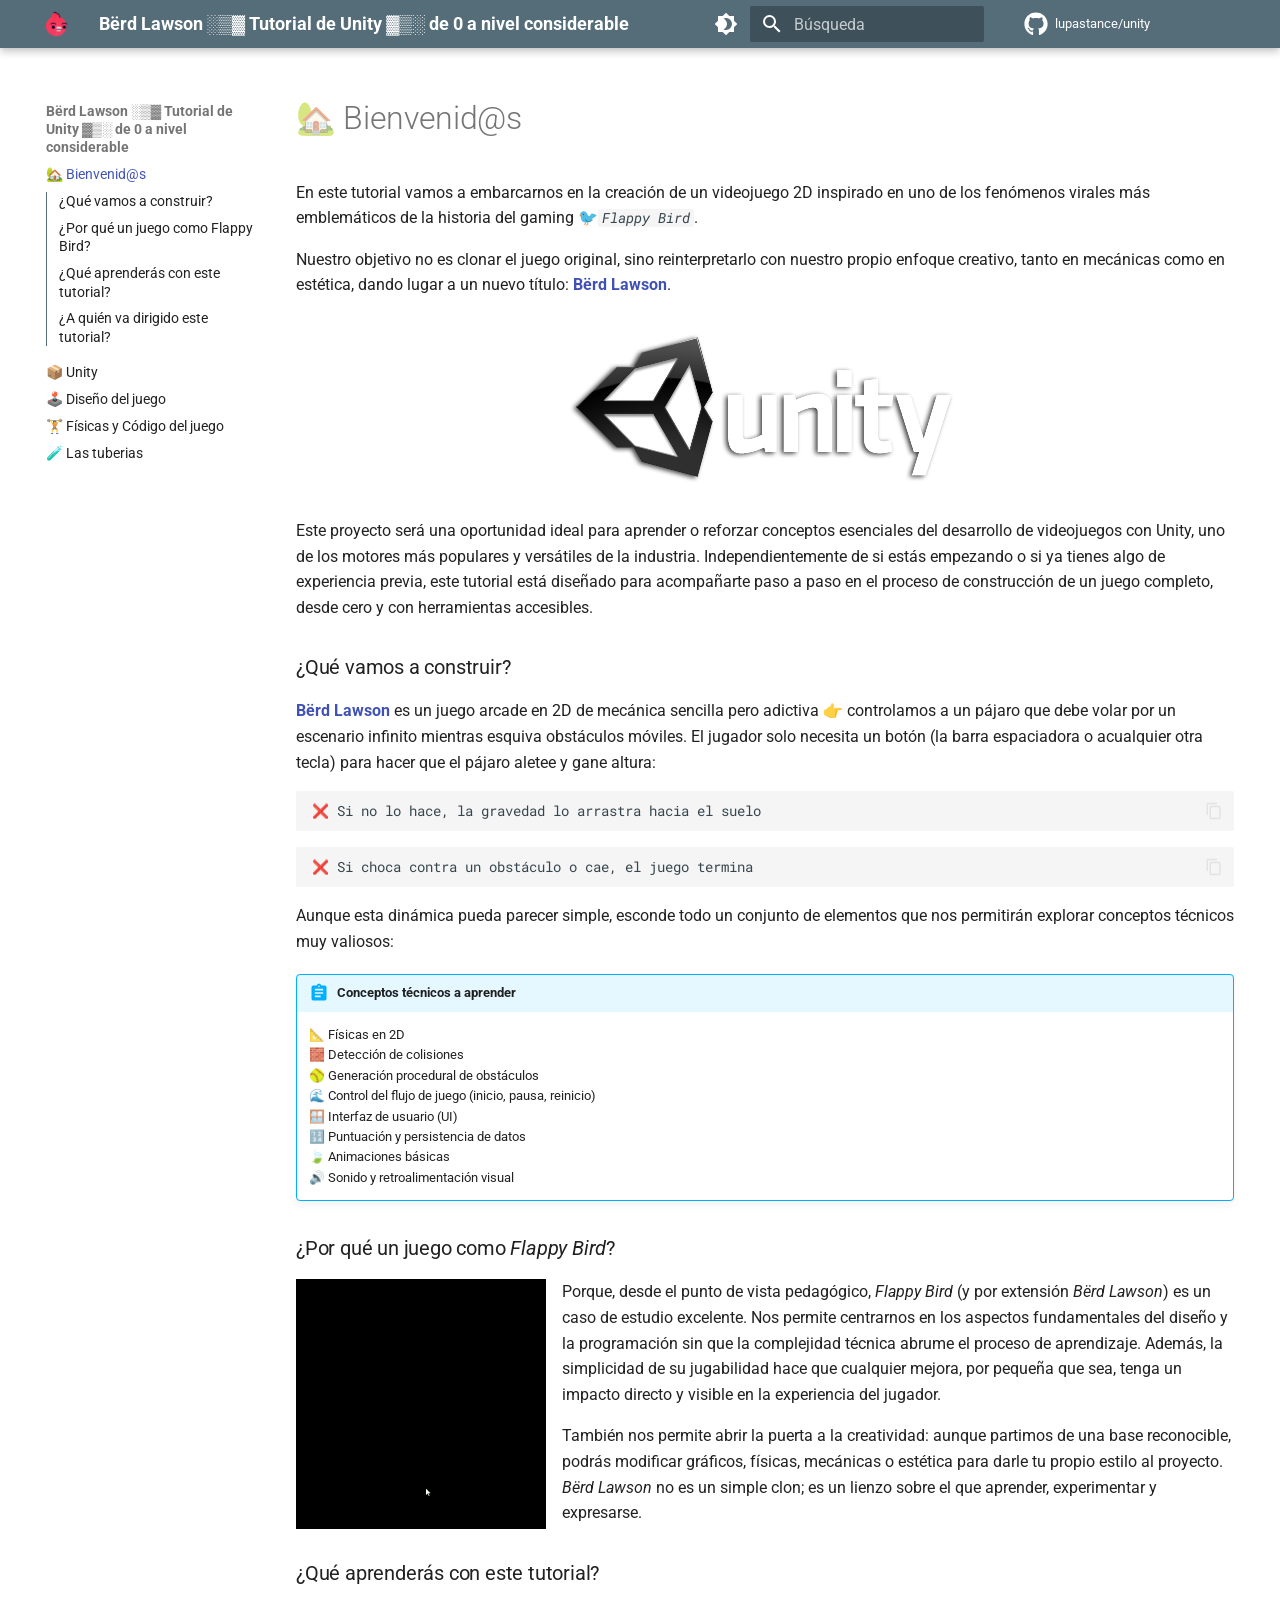
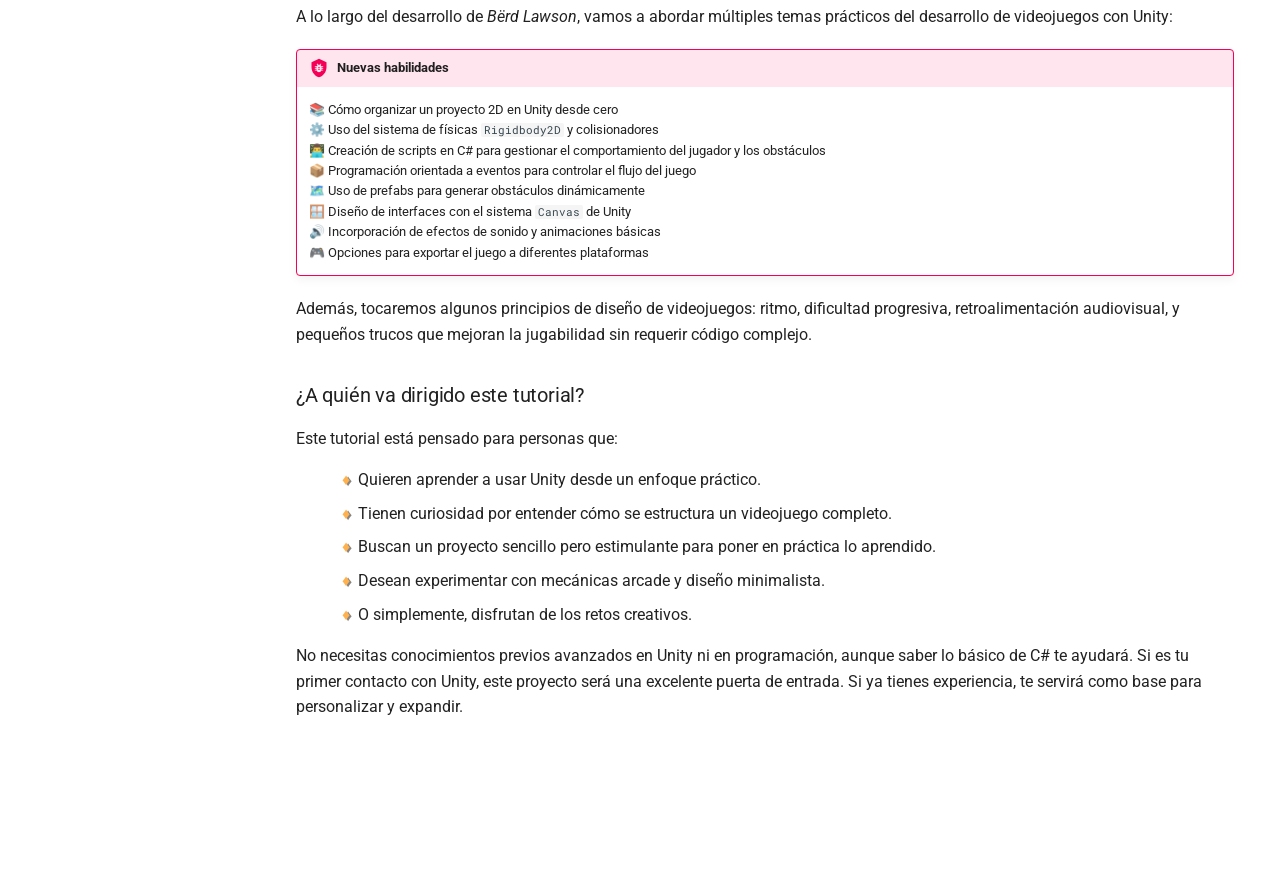
<file: index.html>
<!doctype html>
<html lang="es" class="no-js">
  <head>
    
      <meta charset="utf-8">
      <meta name="viewport" content="width=device-width,initial-scale=1">
      
      
      
        <link rel="canonical" href="https://lupastance.github.io/unity/">
      
      
      
        <link rel="next" href="1%20-%20unity/">
      
      
      <link rel="icon" href="assets/images/favicon.png">
      <meta name="generator" content="mkdocs-1.6.1, mkdocs-material-9.6.22">
    
    
      
        <title>Bërd Lawson ░▒▓ Tutorial de Unity ▓▒░ de 0  a nivel considerable</title>
      
    
    
      <link rel="stylesheet" href="assets/stylesheets/main.84d31ad4.min.css">
      
        
        <link rel="stylesheet" href="assets/stylesheets/palette.06af60db.min.css">
      
      

  
  
  
  
  <style>:root{--md-annotation-icon:url('data:image/svg+xml;charset=utf-8,%3Csvg%20xmlns%3D%22http%3A//www.w3.org/2000/svg%22%20viewBox%3D%220%200%2024%2024%22%3E%3Cpath%20d%3D%22M8.17%202.76A10.1%2010.1%200%200%201%2012%202c1.31%200%202.61.26%203.83.76%201.21.5%202.31%201.24%203.24%202.17s1.67%202.03%202.17%203.24c.5%201.22.76%202.52.76%203.83%200%202.65-1.05%205.2-2.93%207.07A9.97%209.97%200%200%201%2012%2022a10.1%2010.1%200%200%201-3.83-.76%2010%2010%200%200%201-3.24-2.17A9.97%209.97%200%200%201%202%2012c0-2.65%201.05-5.2%202.93-7.07.93-.93%202.03-1.67%203.24-2.17M12%2017l1.56-3.42L17%2012l-3.44-1.56L12%207l-1.57%203.44L7%2012l3.43%201.58z%22/%3E%3C/svg%3E');}</style>


    
    
      
    
    
      
        
        
        <link rel="preconnect" href="https://fonts.gstatic.com" crossorigin>
        <link rel="stylesheet" href="https://fonts.googleapis.com/css?family=Roboto:300,300i,400,400i,700,700i%7CRoboto+Mono:400,400i,700,700i&display=fallback">
        <style>:root{--md-text-font:"Roboto";--md-code-font:"Roboto Mono"}</style>
      
    
    
      <link rel="stylesheet" href="css/extra.css">
    
    <script>__md_scope=new URL(".",location),__md_hash=e=>[...e].reduce(((e,_)=>(e<<5)-e+_.charCodeAt(0)),0),__md_get=(e,_=localStorage,t=__md_scope)=>JSON.parse(_.getItem(t.pathname+"."+e)),__md_set=(e,_,t=localStorage,a=__md_scope)=>{try{t.setItem(a.pathname+"."+e,JSON.stringify(_))}catch(e){}}</script>
    
      

    
    
    
  </head>
  
  
    
    
      
    
    
    
    
    <body dir="ltr" data-md-color-scheme="default" data-md-color-primary="blue-grey" data-md-color-accent="pink">
  
    
    <input class="md-toggle" data-md-toggle="drawer" type="checkbox" id="__drawer" autocomplete="off">
    <input class="md-toggle" data-md-toggle="search" type="checkbox" id="__search" autocomplete="off">
    <label class="md-overlay" for="__drawer"></label>
    <div data-md-component="skip">
      
        
        <a href="#bienvenids" class="md-skip">
          Saltar a contenido
        </a>
      
    </div>
    <div data-md-component="announce">
      
    </div>
    
    
      

  

<header class="md-header md-header--shadow" data-md-component="header">
  <nav class="md-header__inner md-grid" aria-label="Cabecera">
    <a href="." title="Bërd Lawson ░▒▓ Tutorial de Unity ▓▒░ de 0  a nivel considerable" class="md-header__button md-logo" aria-label="Bërd Lawson ░▒▓ Tutorial de Unity ▓▒░ de 0  a nivel considerable" data-md-component="logo">
      
  <img src="assets/bird/face.png" alt="logo">

    </a>
    <label class="md-header__button md-icon" for="__drawer">
      
      <svg xmlns="http://www.w3.org/2000/svg" viewBox="0 0 24 24"><path d="M3 6h18v2H3zm0 5h18v2H3zm0 5h18v2H3z"/></svg>
    </label>
    <div class="md-header__title" data-md-component="header-title">
      <div class="md-header__ellipsis">
        <div class="md-header__topic">
          <span class="md-ellipsis">
            Bërd Lawson ░▒▓ Tutorial de Unity ▓▒░ de 0  a nivel considerable
          </span>
        </div>
        <div class="md-header__topic" data-md-component="header-topic">
          <span class="md-ellipsis">
            
              🏡 Bienvenid@s
            
          </span>
        </div>
      </div>
    </div>
    
      
        <form class="md-header__option" data-md-component="palette">
  
    
    
    
    <input class="md-option" data-md-color-media="" data-md-color-scheme="default" data-md-color-primary="blue-grey" data-md-color-accent="pink"  aria-label="💤 Cambiar a modo oscuro"  type="radio" name="__palette" id="__palette_0">
    
      <label class="md-header__button md-icon" title="💤 Cambiar a modo oscuro" for="__palette_1" hidden>
        <svg xmlns="http://www.w3.org/2000/svg" viewBox="0 0 24 24"><path d="M12 18c-.89 0-1.74-.2-2.5-.55C11.56 16.5 13 14.42 13 12s-1.44-4.5-3.5-5.45C10.26 6.2 11.11 6 12 6a6 6 0 0 1 6 6 6 6 0 0 1-6 6m8-9.31V4h-4.69L12 .69 8.69 4H4v4.69L.69 12 4 15.31V20h4.69L12 23.31 15.31 20H20v-4.69L23.31 12z"/></svg>
      </label>
    
  
    
    
    
    <input class="md-option" data-md-color-media="" data-md-color-scheme="slate" data-md-color-primary="blue-grey" data-md-color-accent="cyan"  aria-label="👹 Activar el modo psicópata"  type="radio" name="__palette" id="__palette_1">
    
      <label class="md-header__button md-icon" title="👹 Activar el modo psicópata" for="__palette_0" hidden>
        <svg xmlns="http://www.w3.org/2000/svg" viewBox="0 0 24 24"><path d="M12 8a4 4 0 0 0-4 4 4 4 0 0 0 4 4 4 4 0 0 0 4-4 4 4 0 0 0-4-4m0 10a6 6 0 0 1-6-6 6 6 0 0 1 6-6 6 6 0 0 1 6 6 6 6 0 0 1-6 6m8-9.31V4h-4.69L12 .69 8.69 4H4v4.69L.69 12 4 15.31V20h4.69L12 23.31 15.31 20H20v-4.69L23.31 12z"/></svg>
      </label>
    
  
</form>
      
    
    
      <script>var palette=__md_get("__palette");if(palette&&palette.color){if("(prefers-color-scheme)"===palette.color.media){var media=matchMedia("(prefers-color-scheme: light)"),input=document.querySelector(media.matches?"[data-md-color-media='(prefers-color-scheme: light)']":"[data-md-color-media='(prefers-color-scheme: dark)']");palette.color.media=input.getAttribute("data-md-color-media"),palette.color.scheme=input.getAttribute("data-md-color-scheme"),palette.color.primary=input.getAttribute("data-md-color-primary"),palette.color.accent=input.getAttribute("data-md-color-accent")}for(var[key,value]of Object.entries(palette.color))document.body.setAttribute("data-md-color-"+key,value)}</script>
    
    
    
      
      
        <label class="md-header__button md-icon" for="__search">
          
          <svg xmlns="http://www.w3.org/2000/svg" viewBox="0 0 24 24"><path d="M9.5 3A6.5 6.5 0 0 1 16 9.5c0 1.61-.59 3.09-1.56 4.23l.27.27h.79l5 5-1.5 1.5-5-5v-.79l-.27-.27A6.52 6.52 0 0 1 9.5 16 6.5 6.5 0 0 1 3 9.5 6.5 6.5 0 0 1 9.5 3m0 2C7 5 5 7 5 9.5S7 14 9.5 14 14 12 14 9.5 12 5 9.5 5"/></svg>
        </label>
        <div class="md-search" data-md-component="search" role="dialog">
  <label class="md-search__overlay" for="__search"></label>
  <div class="md-search__inner" role="search">
    <form class="md-search__form" name="search">
      <input type="text" class="md-search__input" name="query" aria-label="Búsqueda" placeholder="Búsqueda" autocapitalize="off" autocorrect="off" autocomplete="off" spellcheck="false" data-md-component="search-query" required>
      <label class="md-search__icon md-icon" for="__search">
        
        <svg xmlns="http://www.w3.org/2000/svg" viewBox="0 0 24 24"><path d="M9.5 3A6.5 6.5 0 0 1 16 9.5c0 1.61-.59 3.09-1.56 4.23l.27.27h.79l5 5-1.5 1.5-5-5v-.79l-.27-.27A6.52 6.52 0 0 1 9.5 16 6.5 6.5 0 0 1 3 9.5 6.5 6.5 0 0 1 9.5 3m0 2C7 5 5 7 5 9.5S7 14 9.5 14 14 12 14 9.5 12 5 9.5 5"/></svg>
        
        <svg xmlns="http://www.w3.org/2000/svg" viewBox="0 0 24 24"><path d="M20 11v2H8l5.5 5.5-1.42 1.42L4.16 12l7.92-7.92L13.5 5.5 8 11z"/></svg>
      </label>
      <nav class="md-search__options" aria-label="Buscar">
        
        <button type="reset" class="md-search__icon md-icon" title="Limpiar" aria-label="Limpiar" tabindex="-1">
          
          <svg xmlns="http://www.w3.org/2000/svg" viewBox="0 0 24 24"><path d="M19 6.41 17.59 5 12 10.59 6.41 5 5 6.41 10.59 12 5 17.59 6.41 19 12 13.41 17.59 19 19 17.59 13.41 12z"/></svg>
        </button>
      </nav>
      
        <div class="md-search__suggest" data-md-component="search-suggest"></div>
      
    </form>
    <div class="md-search__output">
      <div class="md-search__scrollwrap" tabindex="0" data-md-scrollfix>
        <div class="md-search-result" data-md-component="search-result">
          <div class="md-search-result__meta">
            Inicializando búsqueda
          </div>
          <ol class="md-search-result__list" role="presentation"></ol>
        </div>
      </div>
    </div>
  </div>
</div>
      
    
    
      <div class="md-header__source">
        <a href="https://github.com/lupastance/unity" title="Ir al repositorio" class="md-source" data-md-component="source">
  <div class="md-source__icon md-icon">
    
    <svg xmlns="http://www.w3.org/2000/svg" viewBox="0 0 512 512"><!--! Font Awesome Free 7.1.0 by @fontawesome - https://fontawesome.com License - https://fontawesome.com/license/free (Icons: CC BY 4.0, Fonts: SIL OFL 1.1, Code: MIT License) Copyright 2025 Fonticons, Inc.--><path d="M173.9 397.4c0 2-2.3 3.6-5.2 3.6-3.3.3-5.6-1.3-5.6-3.6 0-2 2.3-3.6 5.2-3.6 3-.3 5.6 1.3 5.6 3.6m-31.1-4.5c-.7 2 1.3 4.3 4.3 4.9 2.6 1 5.6 0 6.2-2s-1.3-4.3-4.3-5.2c-2.6-.7-5.5.3-6.2 2.3m44.2-1.7c-2.9.7-4.9 2.6-4.6 4.9.3 2 2.9 3.3 5.9 2.6 2.9-.7 4.9-2.6 4.6-4.6-.3-1.9-3-3.2-5.9-2.9M252.8 8C114.1 8 8 113.3 8 252c0 110.9 69.8 205.8 169.5 239.2 12.8 2.3 17.3-5.6 17.3-12.1 0-6.2-.3-40.4-.3-61.4 0 0-70 15-84.7-29.8 0 0-11.4-29.1-27.8-36.6 0 0-22.9-15.7 1.6-15.4 0 0 24.9 2 38.6 25.8 21.9 38.6 58.6 27.5 72.9 20.9 2.3-16 8.8-27.1 16-33.7-55.9-6.2-112.3-14.3-112.3-110.5 0-27.5 7.6-41.3 23.6-58.9-2.6-6.5-11.1-33.3 2.6-67.9 20.9-6.5 69 27 69 27 20-5.6 41.5-8.5 62.8-8.5s42.8 2.9 62.8 8.5c0 0 48.1-33.6 69-27 13.7 34.7 5.2 61.4 2.6 67.9 16 17.7 25.8 31.5 25.8 58.9 0 96.5-58.9 104.2-114.8 110.5 9.2 7.9 17 22.9 17 46.4 0 33.7-.3 75.4-.3 83.6 0 6.5 4.6 14.4 17.3 12.1C436.2 457.8 504 362.9 504 252 504 113.3 391.5 8 252.8 8M105.2 352.9c-1.3 1-1 3.3.7 5.2 1.6 1.6 3.9 2.3 5.2 1 1.3-1 1-3.3-.7-5.2-1.6-1.6-3.9-2.3-5.2-1m-10.8-8.1c-.7 1.3.3 2.9 2.3 3.9 1.6 1 3.6.7 4.3-.7.7-1.3-.3-2.9-2.3-3.9-2-.6-3.6-.3-4.3.7m32.4 35.6c-1.6 1.3-1 4.3 1.3 6.2 2.3 2.3 5.2 2.6 6.5 1 1.3-1.3.7-4.3-1.3-6.2-2.2-2.3-5.2-2.6-6.5-1m-11.4-14.7c-1.6 1-1.6 3.6 0 5.9s4.3 3.3 5.6 2.3c1.6-1.3 1.6-3.9 0-6.2-1.4-2.3-4-3.3-5.6-2"/></svg>
  </div>
  <div class="md-source__repository">
    lupastance/unity
  </div>
</a>
      </div>
    
  </nav>
  
</header>
    
    <div class="md-container" data-md-component="container">
      
      
        
          
        
      
      <main class="md-main" data-md-component="main">
        <div class="md-main__inner md-grid">
          
            
              
              <div class="md-sidebar md-sidebar--primary" data-md-component="sidebar" data-md-type="navigation" >
                <div class="md-sidebar__scrollwrap">
                  <div class="md-sidebar__inner">
                    



  

<nav class="md-nav md-nav--primary md-nav--integrated" aria-label="Navegación" data-md-level="0">
  <label class="md-nav__title" for="__drawer">
    <a href="." title="Bërd Lawson ░▒▓ Tutorial de Unity ▓▒░ de 0  a nivel considerable" class="md-nav__button md-logo" aria-label="Bërd Lawson ░▒▓ Tutorial de Unity ▓▒░ de 0  a nivel considerable" data-md-component="logo">
      
  <img src="assets/bird/face.png" alt="logo">

    </a>
    Bërd Lawson ░▒▓ Tutorial de Unity ▓▒░ de 0  a nivel considerable
  </label>
  
    <div class="md-nav__source">
      <a href="https://github.com/lupastance/unity" title="Ir al repositorio" class="md-source" data-md-component="source">
  <div class="md-source__icon md-icon">
    
    <svg xmlns="http://www.w3.org/2000/svg" viewBox="0 0 512 512"><!--! Font Awesome Free 7.1.0 by @fontawesome - https://fontawesome.com License - https://fontawesome.com/license/free (Icons: CC BY 4.0, Fonts: SIL OFL 1.1, Code: MIT License) Copyright 2025 Fonticons, Inc.--><path d="M173.9 397.4c0 2-2.3 3.6-5.2 3.6-3.3.3-5.6-1.3-5.6-3.6 0-2 2.3-3.6 5.2-3.6 3-.3 5.6 1.3 5.6 3.6m-31.1-4.5c-.7 2 1.3 4.3 4.3 4.9 2.6 1 5.6 0 6.2-2s-1.3-4.3-4.3-5.2c-2.6-.7-5.5.3-6.2 2.3m44.2-1.7c-2.9.7-4.9 2.6-4.6 4.9.3 2 2.9 3.3 5.9 2.6 2.9-.7 4.9-2.6 4.6-4.6-.3-1.9-3-3.2-5.9-2.9M252.8 8C114.1 8 8 113.3 8 252c0 110.9 69.8 205.8 169.5 239.2 12.8 2.3 17.3-5.6 17.3-12.1 0-6.2-.3-40.4-.3-61.4 0 0-70 15-84.7-29.8 0 0-11.4-29.1-27.8-36.6 0 0-22.9-15.7 1.6-15.4 0 0 24.9 2 38.6 25.8 21.9 38.6 58.6 27.5 72.9 20.9 2.3-16 8.8-27.1 16-33.7-55.9-6.2-112.3-14.3-112.3-110.5 0-27.5 7.6-41.3 23.6-58.9-2.6-6.5-11.1-33.3 2.6-67.9 20.9-6.5 69 27 69 27 20-5.6 41.5-8.5 62.8-8.5s42.8 2.9 62.8 8.5c0 0 48.1-33.6 69-27 13.7 34.7 5.2 61.4 2.6 67.9 16 17.7 25.8 31.5 25.8 58.9 0 96.5-58.9 104.2-114.8 110.5 9.2 7.9 17 22.9 17 46.4 0 33.7-.3 75.4-.3 83.6 0 6.5 4.6 14.4 17.3 12.1C436.2 457.8 504 362.9 504 252 504 113.3 391.5 8 252.8 8M105.2 352.9c-1.3 1-1 3.3.7 5.2 1.6 1.6 3.9 2.3 5.2 1 1.3-1 1-3.3-.7-5.2-1.6-1.6-3.9-2.3-5.2-1m-10.8-8.1c-.7 1.3.3 2.9 2.3 3.9 1.6 1 3.6.7 4.3-.7.7-1.3-.3-2.9-2.3-3.9-2-.6-3.6-.3-4.3.7m32.4 35.6c-1.6 1.3-1 4.3 1.3 6.2 2.3 2.3 5.2 2.6 6.5 1 1.3-1.3.7-4.3-1.3-6.2-2.2-2.3-5.2-2.6-6.5-1m-11.4-14.7c-1.6 1-1.6 3.6 0 5.9s4.3 3.3 5.6 2.3c1.6-1.3 1.6-3.9 0-6.2-1.4-2.3-4-3.3-5.6-2"/></svg>
  </div>
  <div class="md-source__repository">
    lupastance/unity
  </div>
</a>
    </div>
  
  <ul class="md-nav__list" data-md-scrollfix>
    
      
      
  
  
    
  
  
  
    <li class="md-nav__item md-nav__item--active">
      
      <input class="md-nav__toggle md-toggle" type="checkbox" id="__toc">
      
      
        
      
      
        <label class="md-nav__link md-nav__link--active" for="__toc">
          
  
  
  <span class="md-ellipsis">
    🏡 Bienvenid@s
    
  </span>
  

          <span class="md-nav__icon md-icon"></span>
        </label>
      
      <a href="." class="md-nav__link md-nav__link--active">
        
  
  
  <span class="md-ellipsis">
    🏡 Bienvenid@s
    
  </span>
  

      </a>
      
        

<nav class="md-nav md-nav--secondary" aria-label="Tabla de contenidos">
  
  
  
    
  
  
    <label class="md-nav__title" for="__toc">
      <span class="md-nav__icon md-icon"></span>
      Tabla de contenidos
    </label>
    <ul class="md-nav__list" data-md-component="toc" data-md-scrollfix>
      
        <li class="md-nav__item">
  <a href="#que-vamos-a-construir" class="md-nav__link">
    <span class="md-ellipsis">
      ¿Qué vamos a construir?
    </span>
  </a>
  
</li>
      
        <li class="md-nav__item">
  <a href="#por-que-un-juego-como-flappy-bird" class="md-nav__link">
    <span class="md-ellipsis">
      ¿Por qué un juego como Flappy Bird?
    </span>
  </a>
  
</li>
      
        <li class="md-nav__item">
  <a href="#que-aprenderas-con-este-tutorial" class="md-nav__link">
    <span class="md-ellipsis">
      ¿Qué aprenderás con este tutorial?
    </span>
  </a>
  
</li>
      
        <li class="md-nav__item">
  <a href="#a-quien-va-dirigido-este-tutorial" class="md-nav__link">
    <span class="md-ellipsis">
      ¿A quién va dirigido este tutorial?
    </span>
  </a>
  
</li>
      
    </ul>
  
</nav>
      
    </li>
  

    
      
      
  
  
  
  
    <li class="md-nav__item">
      <a href="1%20-%20unity/" class="md-nav__link">
        
  
  
  <span class="md-ellipsis">
    📦 Unity
    
  </span>
  

      </a>
    </li>
  

    
      
      
  
  
  
  
    <li class="md-nav__item">
      <a href="2%20-%20Dise%C3%B1o%20del%20juego/" class="md-nav__link">
        
  
  
  <span class="md-ellipsis">
    🕹️ Diseño del juego
    
  </span>
  

      </a>
    </li>
  

    
      
      
  
  
  
  
    <li class="md-nav__item">
      <a href="3%20-%20F%C3%ADsicas%20y%20C%C3%B3digo%20del%20juego/" class="md-nav__link">
        
  
  
  <span class="md-ellipsis">
    🏋️ Físicas y Código del juego
    
  </span>
  

      </a>
    </li>
  

    
      
      
  
  
  
  
    <li class="md-nav__item">
      <a href="4%20-%20Las%20tuber%C3%ADas/" class="md-nav__link">
        
  
  
  <span class="md-ellipsis">
    🧪 Las tuberias
    
  </span>
  

      </a>
    </li>
  

    
  </ul>
</nav>
                  </div>
                </div>
              </div>
            
            
          
          
            <div class="md-content" data-md-component="content">
              <article class="md-content__inner md-typeset">
                
                  


  
  


<h1 id="bienvenids">🏡 Bienvenid@s</h1>
<p>En este tutorial vamos a embarcarnos en la creación de un videojuego 2D inspirado en uno de los fenómenos virales más emblemáticos de la historia del gaming 🐦<em><code>Flappy Bird</code></em>.</p>
<p>Nuestro objetivo no es clonar el juego original, sino reinterpretarlo con nuestro propio enfoque creativo, tanto en mecánicas como en estética, dando lugar a un nuevo título: <strong>Bërd Lawson</strong>.</p>
<figure>
<p><img alt="Unity Logo" src="assets/logo-unity.png" /></p>
<figcaption></figcaption>
</figure>
<p>Este proyecto será una oportunidad ideal para aprender o reforzar conceptos esenciales del desarrollo de videojuegos con Unity, uno de los motores más populares y versátiles de la industria. Independientemente de si estás empezando o si ya tienes algo de experiencia previa, este tutorial está diseñado para acompañarte paso a paso en el proceso de construcción de un juego completo, desde cero y con herramientas accesibles.</p>
<h3 id="que-vamos-a-construir">¿Qué vamos a construir?</h3>
<p><strong>Bërd Lawson</strong> es un juego arcade en 2D de mecánica sencilla pero adictiva 👉 controlamos a un pájaro que debe volar por un escenario infinito mientras esquiva obstáculos móviles. El jugador solo necesita un botón (la barra espaciadora o acualquier otra tecla) para hacer que el pájaro aletee y gane altura:</p>
<div class="language-text highlight"><pre><span></span><code><span id="__span-0-1"><a id="__codelineno-0-1" name="__codelineno-0-1" href="#__codelineno-0-1"></a>❌ Si no lo hace, la gravedad lo arrastra hacia el suelo
</span></code></pre></div>
<div class="language-text highlight"><pre><span></span><code><span id="__span-1-1"><a id="__codelineno-1-1" name="__codelineno-1-1" href="#__codelineno-1-1"></a>❌ Si choca contra un obstáculo o cae, el juego termina
</span></code></pre></div>
<p>Aunque esta dinámica pueda parecer simple, esconde todo un conjunto de elementos que nos permitirán explorar conceptos técnicos muy valiosos:</p>
<div class="admonition abstract">
<p class="admonition-title">Conceptos técnicos a aprender</p>
<p>📐 Físicas en 2D<br>
🧱 Detección de colisiones<br>
🥎 Generación procedural de obstáculos<br>
🌊 Control del flujo de juego (inicio, pausa, reinicio)<br>
🪟 Interfaz de usuario (UI)<br>
🔢 Puntuación y persistencia de datos<br>
🍃 Animaciones básicas<br>
🔊 Sonido y retroalimentación visual</p>
</div>
<h3 id="por-que-un-juego-como-flappy-bird">¿Por qué un juego como <em>Flappy Bird</em>?</h3>
<p><img align="left" alt="Flappy Bird" src="assets/flappy-bird-animation.gif" width="250" /></p>
<p>Porque, desde el punto de vista pedagógico, <em>Flappy Bird</em> (y por extensión <em>Bërd Lawson</em>) es un caso de estudio excelente. Nos permite centrarnos en los aspectos fundamentales del diseño y la programación sin que la complejidad técnica abrume el proceso de aprendizaje. Además, la simplicidad de su jugabilidad hace que cualquier mejora, por pequeña que sea, tenga un impacto directo y visible en la experiencia del jugador.</p>
<p>También nos permite abrir la puerta a la creatividad: aunque partimos de una base reconocible, podrás modificar gráficos, físicas, mecánicas o estética para darle tu propio estilo al proyecto. <em>Bërd Lawson</em> no es un simple clon; es un lienzo sobre el que aprender, experimentar y expresarse.</p>
<h3 id="que-aprenderas-con-este-tutorial">¿Qué aprenderás con este tutorial?</h3>
<p>A lo largo del desarrollo de <em>Bërd Lawson</em>, vamos a abordar múltiples temas prácticos del desarrollo de videojuegos con Unity:</p>
<div class="admonition bug">
<p class="admonition-title">Nuevas habilidades</p>
<p>📚 Cómo organizar un proyecto 2D en Unity desde cero<br>
⚙️ Uso del sistema de físicas <code>Rigidbody2D</code> y colisionadores<br>
👨‍💻 Creación de scripts en C# para gestionar el comportamiento del jugador y los obstáculos<br>
📦 Programación orientada a eventos para controlar el flujo del juego<br>
🗺️ Uso de prefabs para generar obstáculos dinámicamente<br>
🪟 Diseño de interfaces con el sistema <code>Canvas</code> de Unity<br>
🔊 Incorporación de efectos de sonido y animaciones básicas<br>
🎮 Opciones para exportar el juego a diferentes plataformas</p>
</div>
<p>Además, tocaremos algunos principios de diseño de videojuegos: ritmo, dificultad progresiva, retroalimentación audiovisual, y pequeños trucos que mejoran la jugabilidad sin requerir código complejo.</p>
<h3 id="a-quien-va-dirigido-este-tutorial">¿A quién va dirigido este tutorial?</h3>
<p>Este tutorial está pensado para personas que:</p>
<ul>
<li>Quieren aprender a usar Unity desde un enfoque práctico.</li>
<li>Tienen curiosidad por entender cómo se estructura un videojuego completo.</li>
<li>Buscan un proyecto sencillo pero estimulante para poner en práctica lo aprendido.</li>
<li>Desean experimentar con mecánicas arcade y diseño minimalista.</li>
<li>O simplemente, disfrutan de los retos creativos.</li>
</ul>
<p>No necesitas conocimientos previos avanzados en Unity ni en programación, aunque saber lo básico de C# te ayudará. Si es tu primer contacto con Unity, este proyecto será una excelente puerta de entrada. Si ya tienes experiencia, te servirá como base para personalizar y expandir.</p>












                
              </article>
            </div>
          
          
<script>var target=document.getElementById(location.hash.slice(1));target&&target.name&&(target.checked=target.name.startsWith("__tabbed_"))</script>
        </div>
        
      </main>
      
        <footer class="md-footer">
  
  <div class="md-footer-meta md-typeset">
    <div class="md-footer-meta__inner md-grid">
      <div class="md-copyright">
  
  
    Made with
    <a href="https://squidfunk.github.io/mkdocs-material/" target="_blank" rel="noopener">
      Material for MkDocs
    </a>
  
</div>
      
    </div>
  </div>
</footer>
      
    </div>
    <div class="md-dialog" data-md-component="dialog">
      <div class="md-dialog__inner md-typeset"></div>
    </div>
    
      <div class="md-progress" data-md-component="progress" role="progressbar"></div>
    
    
    
      
      <script id="__config" type="application/json">{"base": ".", "features": ["navigation.instant", "navigation.instant.progress", "search.suggest", "search.highlight", "header.autohide", "content.code.copy", "toc.integrate", "content.tooltips"], "search": "assets/javascripts/workers/search.973d3a69.min.js", "tags": null, "translations": {"clipboard.copied": "Copiado al portapapeles", "clipboard.copy": "Copiar al portapapeles", "search.result.more.one": "1 m\u00e1s en esta p\u00e1gina", "search.result.more.other": "# m\u00e1s en esta p\u00e1gina", "search.result.none": "No se encontraron documentos", "search.result.one": "1 documento encontrado", "search.result.other": "# documentos encontrados", "search.result.placeholder": "Teclee para comenzar b\u00fasqueda", "search.result.term.missing": "Falta", "select.version": "Seleccionar versi\u00f3n"}, "version": null}</script>
    
    
      <script src="assets/javascripts/bundle.f55a23d4.min.js"></script>
      
    
  </body>
</html>
</file>
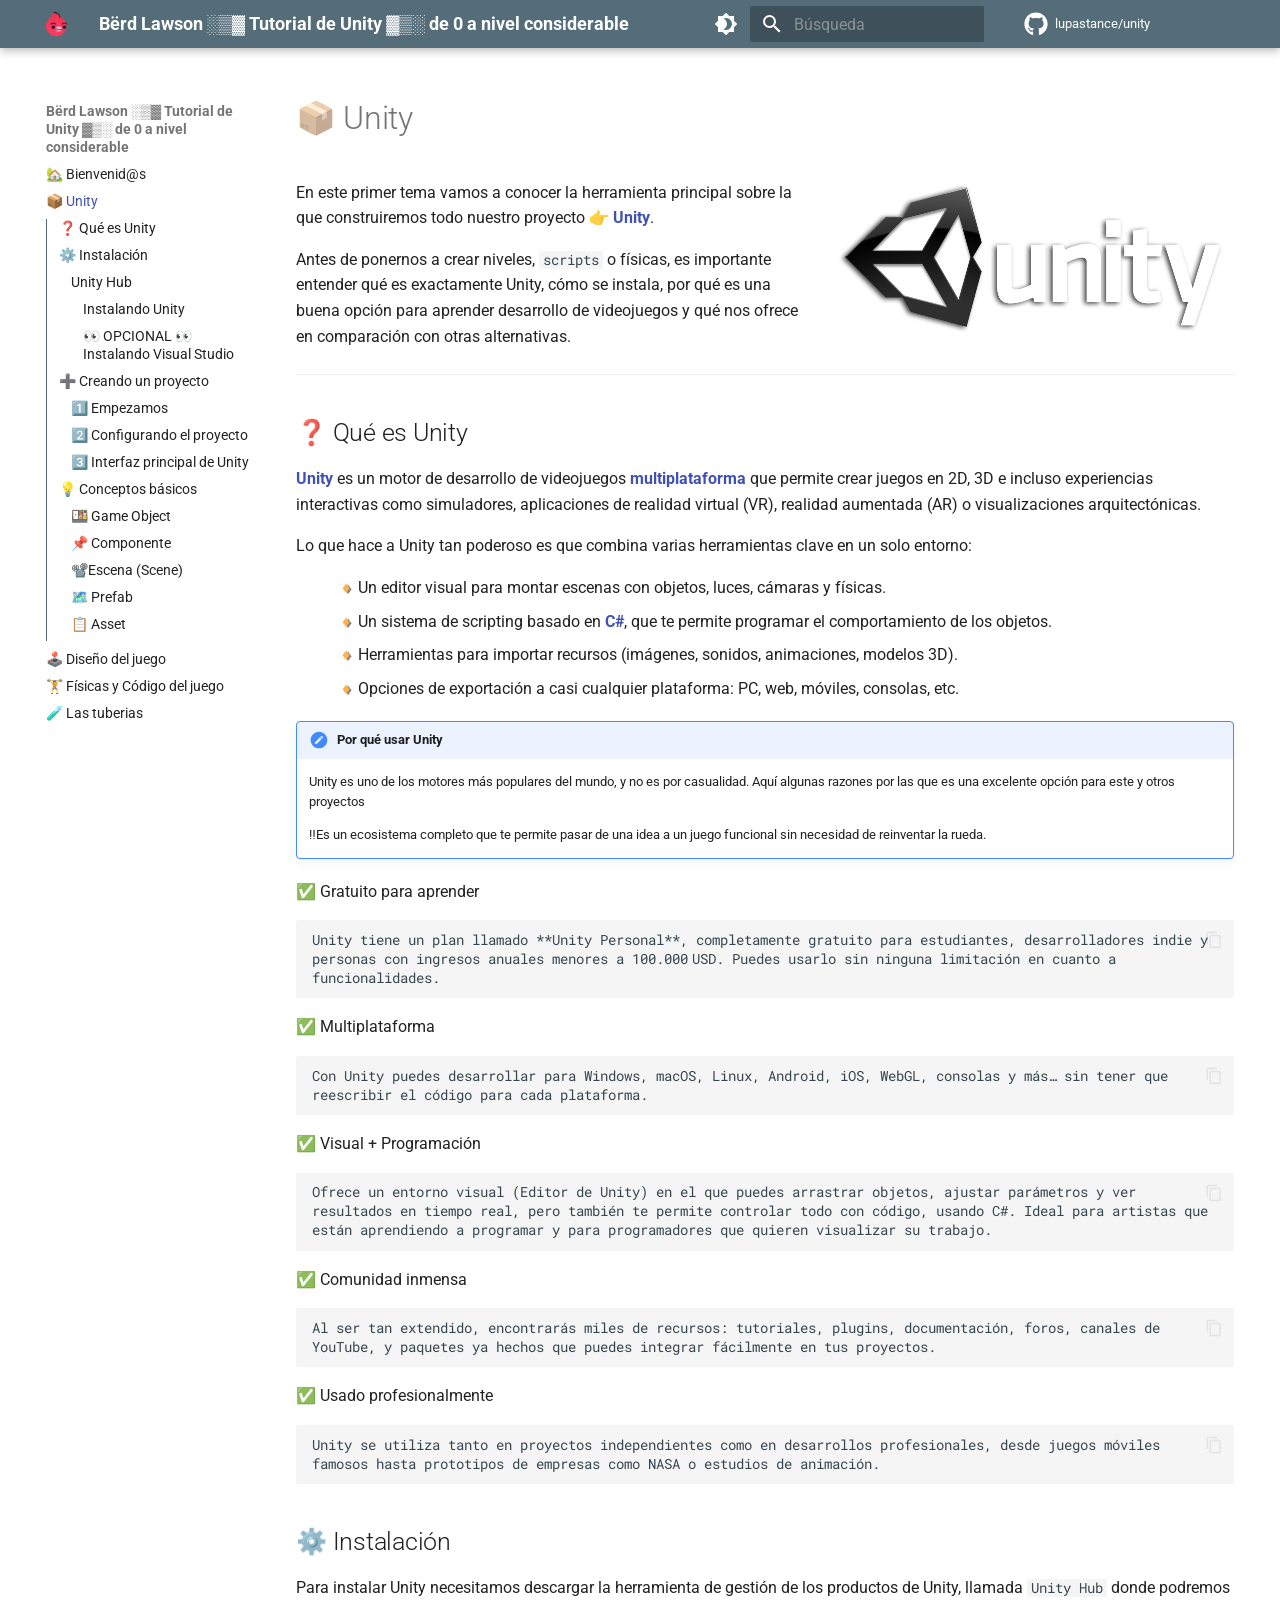
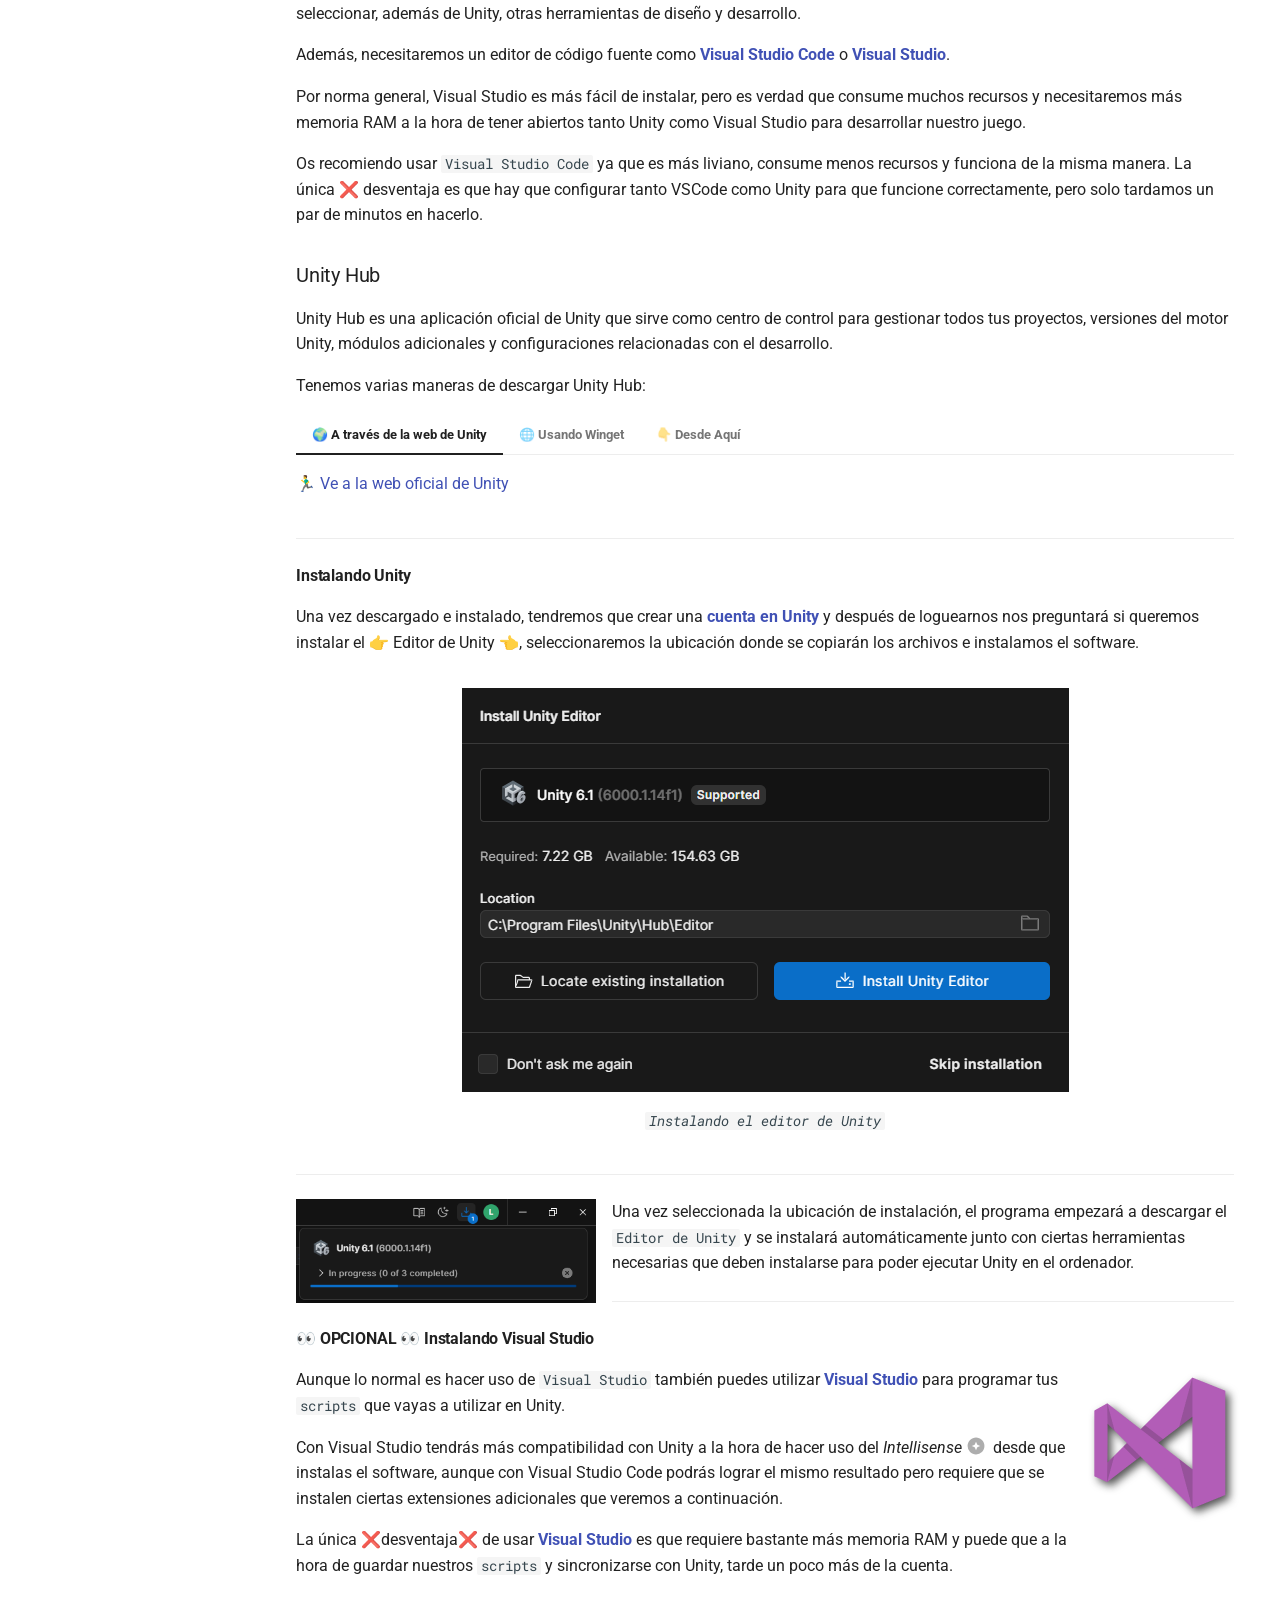
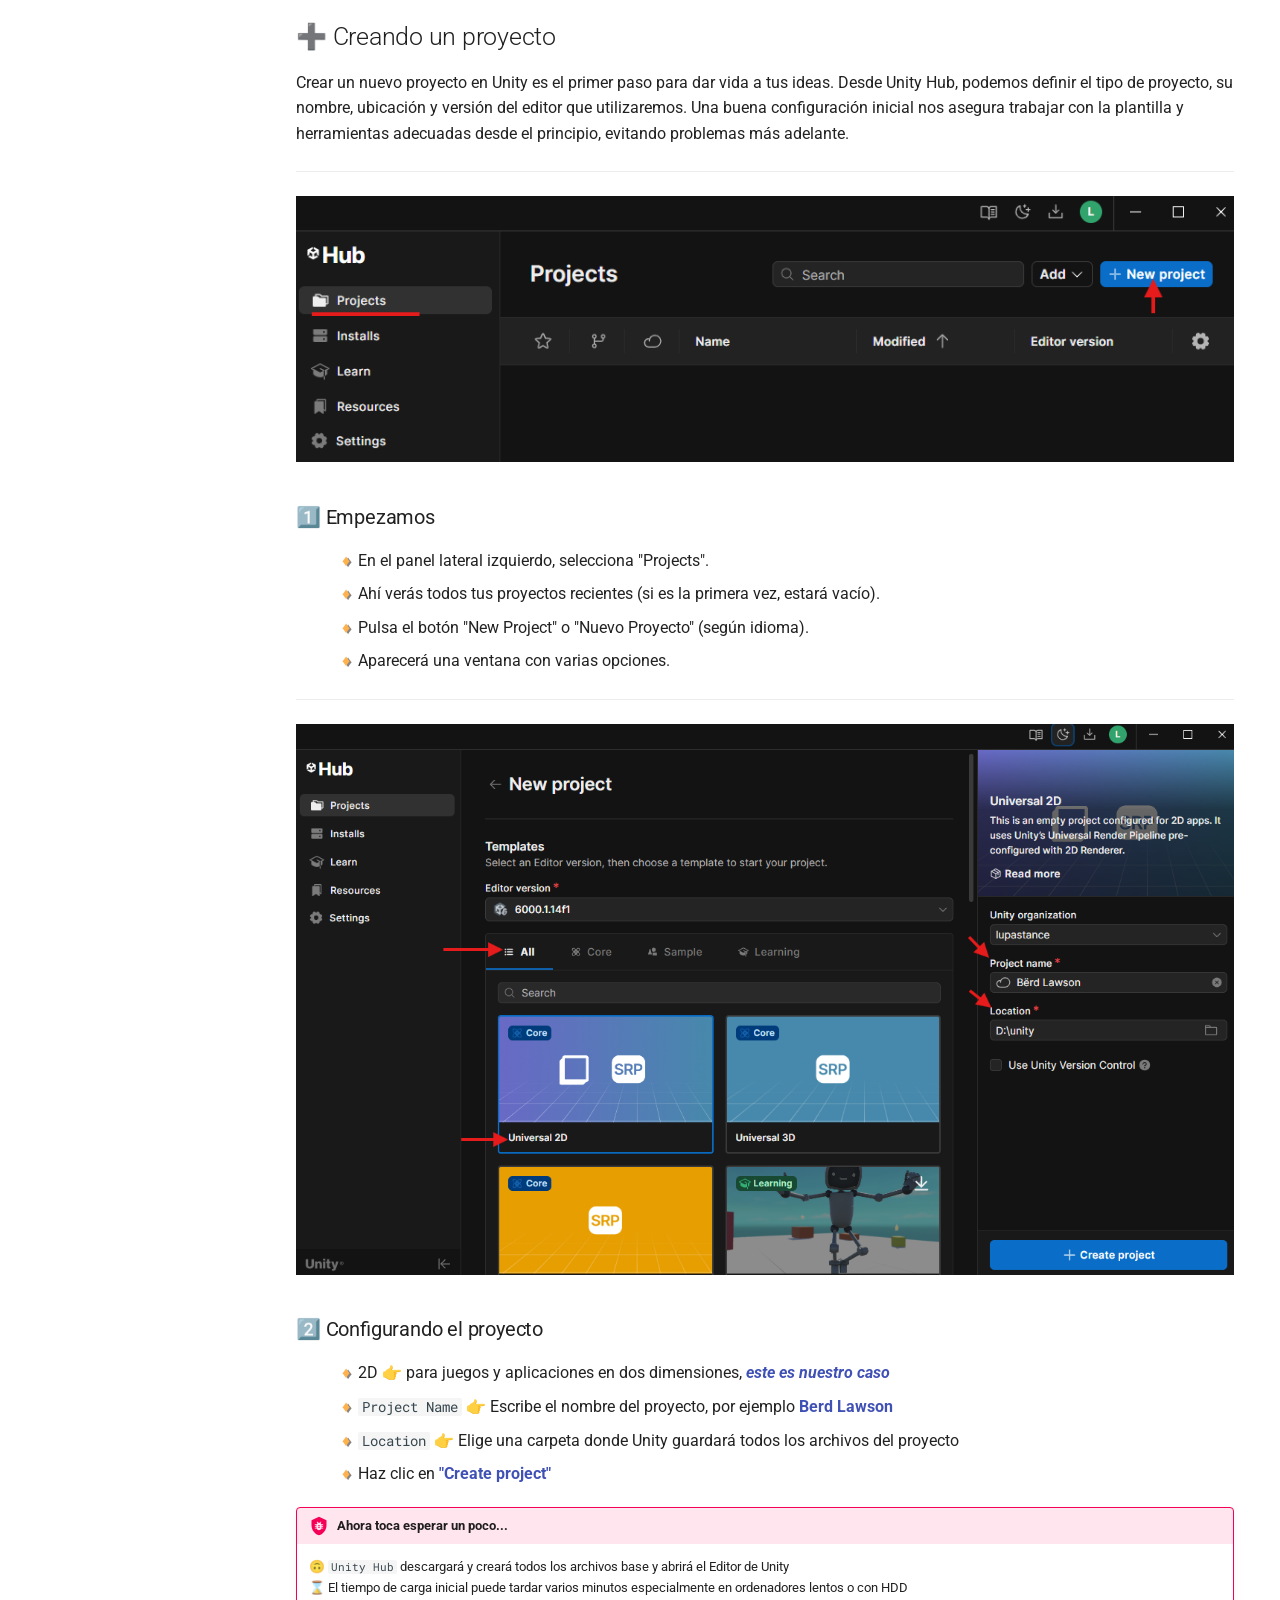
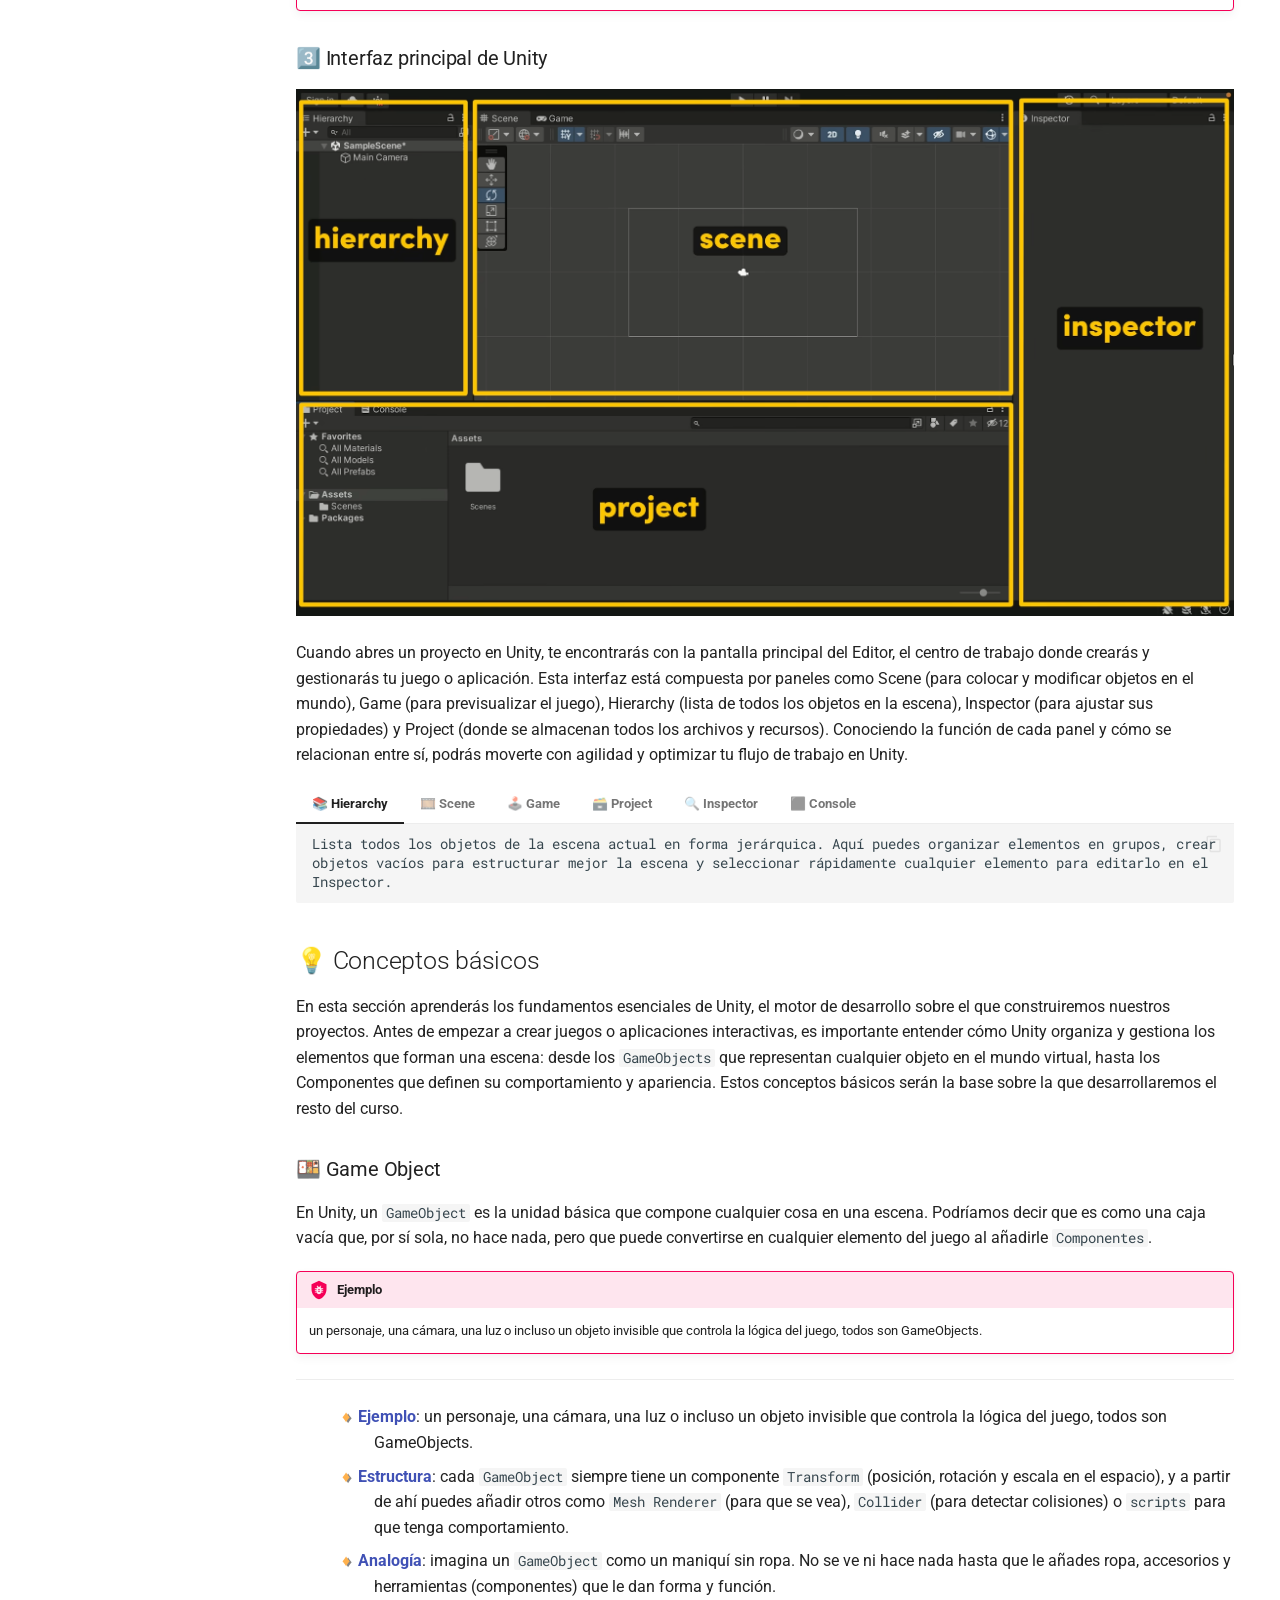
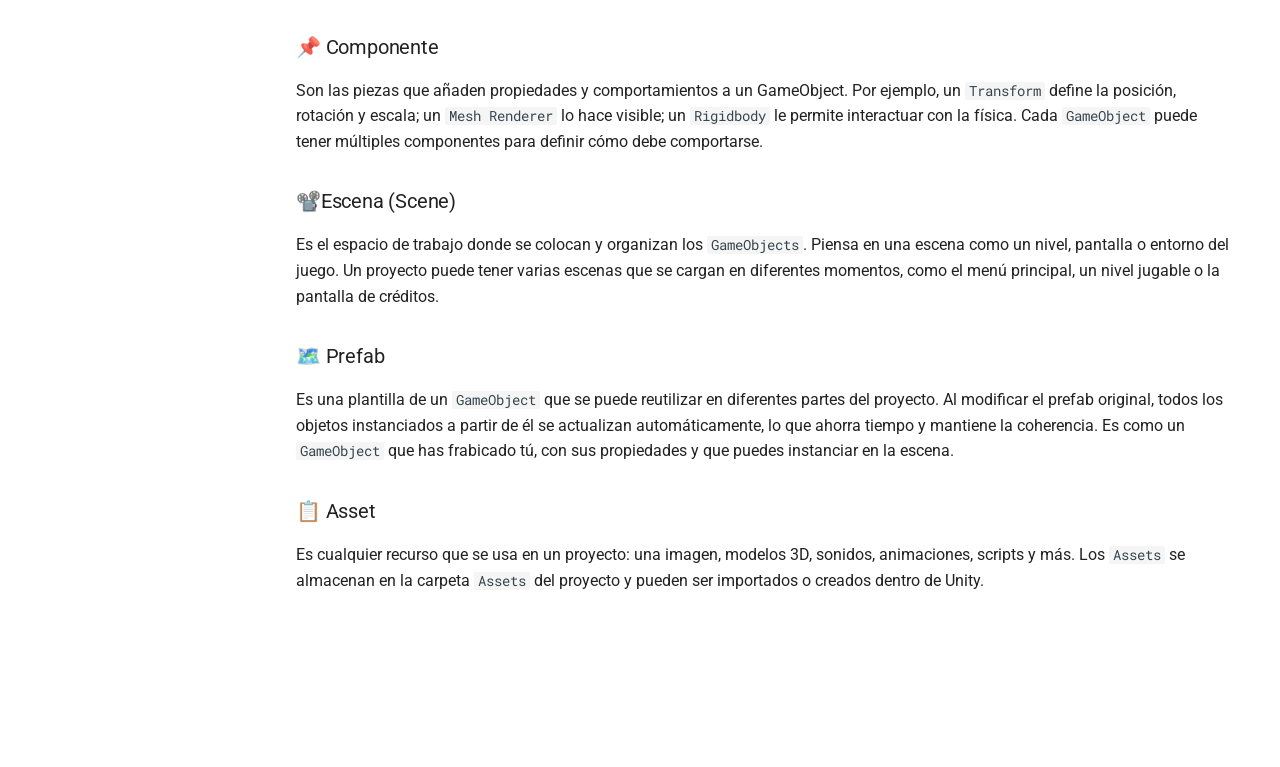
<file: 1 - unity/index.html>
<!doctype html>
<html lang="es" class="no-js">
  <head>
    
      <meta charset="utf-8">
      <meta name="viewport" content="width=device-width,initial-scale=1">
      
      
      
        <link rel="canonical" href="https://lupastance.github.io/unity/1%20-%20unity/">
      
      
        <link rel="prev" href="..">
      
      
        <link rel="next" href="../2%20-%20Dise%C3%B1o%20del%20juego/">
      
      
      <link rel="icon" href="../assets/images/favicon.png">
      <meta name="generator" content="mkdocs-1.6.1, mkdocs-material-9.6.22">
    
    
      
        <title>📦 Unity - Bërd Lawson ░▒▓ Tutorial de Unity ▓▒░ de 0  a nivel considerable</title>
      
    
    
      <link rel="stylesheet" href="../assets/stylesheets/main.84d31ad4.min.css">
      
        
        <link rel="stylesheet" href="../assets/stylesheets/palette.06af60db.min.css">
      
      

  
  
  
  
  <style>:root{--md-annotation-icon:url('data:image/svg+xml;charset=utf-8,%3Csvg%20xmlns%3D%22http%3A//www.w3.org/2000/svg%22%20viewBox%3D%220%200%2024%2024%22%3E%3Cpath%20d%3D%22M8.17%202.76A10.1%2010.1%200%200%201%2012%202c1.31%200%202.61.26%203.83.76%201.21.5%202.31%201.24%203.24%202.17s1.67%202.03%202.17%203.24c.5%201.22.76%202.52.76%203.83%200%202.65-1.05%205.2-2.93%207.07A9.97%209.97%200%200%201%2012%2022a10.1%2010.1%200%200%201-3.83-.76%2010%2010%200%200%201-3.24-2.17A9.97%209.97%200%200%201%202%2012c0-2.65%201.05-5.2%202.93-7.07.93-.93%202.03-1.67%203.24-2.17M12%2017l1.56-3.42L17%2012l-3.44-1.56L12%207l-1.57%203.44L7%2012l3.43%201.58z%22/%3E%3C/svg%3E');}</style>


    
    
      
    
    
      
        
        
        <link rel="preconnect" href="https://fonts.gstatic.com" crossorigin>
        <link rel="stylesheet" href="https://fonts.googleapis.com/css?family=Roboto:300,300i,400,400i,700,700i%7CRoboto+Mono:400,400i,700,700i&display=fallback">
        <style>:root{--md-text-font:"Roboto";--md-code-font:"Roboto Mono"}</style>
      
    
    
      <link rel="stylesheet" href="../css/extra.css">
    
    <script>__md_scope=new URL("..",location),__md_hash=e=>[...e].reduce(((e,_)=>(e<<5)-e+_.charCodeAt(0)),0),__md_get=(e,_=localStorage,t=__md_scope)=>JSON.parse(_.getItem(t.pathname+"."+e)),__md_set=(e,_,t=localStorage,a=__md_scope)=>{try{t.setItem(a.pathname+"."+e,JSON.stringify(_))}catch(e){}}</script>
    
      

    
    
    
  </head>
  
  
    
    
      
    
    
    
    
    <body dir="ltr" data-md-color-scheme="default" data-md-color-primary="blue-grey" data-md-color-accent="pink">
  
    
    <input class="md-toggle" data-md-toggle="drawer" type="checkbox" id="__drawer" autocomplete="off">
    <input class="md-toggle" data-md-toggle="search" type="checkbox" id="__search" autocomplete="off">
    <label class="md-overlay" for="__drawer"></label>
    <div data-md-component="skip">
      
        
        <a href="#unity" class="md-skip">
          Saltar a contenido
        </a>
      
    </div>
    <div data-md-component="announce">
      
    </div>
    
    
      

  

<header class="md-header md-header--shadow" data-md-component="header">
  <nav class="md-header__inner md-grid" aria-label="Cabecera">
    <a href=".." title="Bërd Lawson ░▒▓ Tutorial de Unity ▓▒░ de 0  a nivel considerable" class="md-header__button md-logo" aria-label="Bërd Lawson ░▒▓ Tutorial de Unity ▓▒░ de 0  a nivel considerable" data-md-component="logo">
      
  <img src="../assets/bird/face.png" alt="logo">

    </a>
    <label class="md-header__button md-icon" for="__drawer">
      
      <svg xmlns="http://www.w3.org/2000/svg" viewBox="0 0 24 24"><path d="M3 6h18v2H3zm0 5h18v2H3zm0 5h18v2H3z"/></svg>
    </label>
    <div class="md-header__title" data-md-component="header-title">
      <div class="md-header__ellipsis">
        <div class="md-header__topic">
          <span class="md-ellipsis">
            Bërd Lawson ░▒▓ Tutorial de Unity ▓▒░ de 0  a nivel considerable
          </span>
        </div>
        <div class="md-header__topic" data-md-component="header-topic">
          <span class="md-ellipsis">
            
              📦 Unity
            
          </span>
        </div>
      </div>
    </div>
    
      
        <form class="md-header__option" data-md-component="palette">
  
    
    
    
    <input class="md-option" data-md-color-media="" data-md-color-scheme="default" data-md-color-primary="blue-grey" data-md-color-accent="pink"  aria-label="💤 Cambiar a modo oscuro"  type="radio" name="__palette" id="__palette_0">
    
      <label class="md-header__button md-icon" title="💤 Cambiar a modo oscuro" for="__palette_1" hidden>
        <svg xmlns="http://www.w3.org/2000/svg" viewBox="0 0 24 24"><path d="M12 18c-.89 0-1.74-.2-2.5-.55C11.56 16.5 13 14.42 13 12s-1.44-4.5-3.5-5.45C10.26 6.2 11.11 6 12 6a6 6 0 0 1 6 6 6 6 0 0 1-6 6m8-9.31V4h-4.69L12 .69 8.69 4H4v4.69L.69 12 4 15.31V20h4.69L12 23.31 15.31 20H20v-4.69L23.31 12z"/></svg>
      </label>
    
  
    
    
    
    <input class="md-option" data-md-color-media="" data-md-color-scheme="slate" data-md-color-primary="blue-grey" data-md-color-accent="cyan"  aria-label="👹 Activar el modo psicópata"  type="radio" name="__palette" id="__palette_1">
    
      <label class="md-header__button md-icon" title="👹 Activar el modo psicópata" for="__palette_0" hidden>
        <svg xmlns="http://www.w3.org/2000/svg" viewBox="0 0 24 24"><path d="M12 8a4 4 0 0 0-4 4 4 4 0 0 0 4 4 4 4 0 0 0 4-4 4 4 0 0 0-4-4m0 10a6 6 0 0 1-6-6 6 6 0 0 1 6-6 6 6 0 0 1 6 6 6 6 0 0 1-6 6m8-9.31V4h-4.69L12 .69 8.69 4H4v4.69L.69 12 4 15.31V20h4.69L12 23.31 15.31 20H20v-4.69L23.31 12z"/></svg>
      </label>
    
  
</form>
      
    
    
      <script>var palette=__md_get("__palette");if(palette&&palette.color){if("(prefers-color-scheme)"===palette.color.media){var media=matchMedia("(prefers-color-scheme: light)"),input=document.querySelector(media.matches?"[data-md-color-media='(prefers-color-scheme: light)']":"[data-md-color-media='(prefers-color-scheme: dark)']");palette.color.media=input.getAttribute("data-md-color-media"),palette.color.scheme=input.getAttribute("data-md-color-scheme"),palette.color.primary=input.getAttribute("data-md-color-primary"),palette.color.accent=input.getAttribute("data-md-color-accent")}for(var[key,value]of Object.entries(palette.color))document.body.setAttribute("data-md-color-"+key,value)}</script>
    
    
    
      
      
        <label class="md-header__button md-icon" for="__search">
          
          <svg xmlns="http://www.w3.org/2000/svg" viewBox="0 0 24 24"><path d="M9.5 3A6.5 6.5 0 0 1 16 9.5c0 1.61-.59 3.09-1.56 4.23l.27.27h.79l5 5-1.5 1.5-5-5v-.79l-.27-.27A6.52 6.52 0 0 1 9.5 16 6.5 6.5 0 0 1 3 9.5 6.5 6.5 0 0 1 9.5 3m0 2C7 5 5 7 5 9.5S7 14 9.5 14 14 12 14 9.5 12 5 9.5 5"/></svg>
        </label>
        <div class="md-search" data-md-component="search" role="dialog">
  <label class="md-search__overlay" for="__search"></label>
  <div class="md-search__inner" role="search">
    <form class="md-search__form" name="search">
      <input type="text" class="md-search__input" name="query" aria-label="Búsqueda" placeholder="Búsqueda" autocapitalize="off" autocorrect="off" autocomplete="off" spellcheck="false" data-md-component="search-query" required>
      <label class="md-search__icon md-icon" for="__search">
        
        <svg xmlns="http://www.w3.org/2000/svg" viewBox="0 0 24 24"><path d="M9.5 3A6.5 6.5 0 0 1 16 9.5c0 1.61-.59 3.09-1.56 4.23l.27.27h.79l5 5-1.5 1.5-5-5v-.79l-.27-.27A6.52 6.52 0 0 1 9.5 16 6.5 6.5 0 0 1 3 9.5 6.5 6.5 0 0 1 9.5 3m0 2C7 5 5 7 5 9.5S7 14 9.5 14 14 12 14 9.5 12 5 9.5 5"/></svg>
        
        <svg xmlns="http://www.w3.org/2000/svg" viewBox="0 0 24 24"><path d="M20 11v2H8l5.5 5.5-1.42 1.42L4.16 12l7.92-7.92L13.5 5.5 8 11z"/></svg>
      </label>
      <nav class="md-search__options" aria-label="Buscar">
        
        <button type="reset" class="md-search__icon md-icon" title="Limpiar" aria-label="Limpiar" tabindex="-1">
          
          <svg xmlns="http://www.w3.org/2000/svg" viewBox="0 0 24 24"><path d="M19 6.41 17.59 5 12 10.59 6.41 5 5 6.41 10.59 12 5 17.59 6.41 19 12 13.41 17.59 19 19 17.59 13.41 12z"/></svg>
        </button>
      </nav>
      
        <div class="md-search__suggest" data-md-component="search-suggest"></div>
      
    </form>
    <div class="md-search__output">
      <div class="md-search__scrollwrap" tabindex="0" data-md-scrollfix>
        <div class="md-search-result" data-md-component="search-result">
          <div class="md-search-result__meta">
            Inicializando búsqueda
          </div>
          <ol class="md-search-result__list" role="presentation"></ol>
        </div>
      </div>
    </div>
  </div>
</div>
      
    
    
      <div class="md-header__source">
        <a href="https://github.com/lupastance/unity" title="Ir al repositorio" class="md-source" data-md-component="source">
  <div class="md-source__icon md-icon">
    
    <svg xmlns="http://www.w3.org/2000/svg" viewBox="0 0 512 512"><!--! Font Awesome Free 7.1.0 by @fontawesome - https://fontawesome.com License - https://fontawesome.com/license/free (Icons: CC BY 4.0, Fonts: SIL OFL 1.1, Code: MIT License) Copyright 2025 Fonticons, Inc.--><path d="M173.9 397.4c0 2-2.3 3.6-5.2 3.6-3.3.3-5.6-1.3-5.6-3.6 0-2 2.3-3.6 5.2-3.6 3-.3 5.6 1.3 5.6 3.6m-31.1-4.5c-.7 2 1.3 4.3 4.3 4.9 2.6 1 5.6 0 6.2-2s-1.3-4.3-4.3-5.2c-2.6-.7-5.5.3-6.2 2.3m44.2-1.7c-2.9.7-4.9 2.6-4.6 4.9.3 2 2.9 3.3 5.9 2.6 2.9-.7 4.9-2.6 4.6-4.6-.3-1.9-3-3.2-5.9-2.9M252.8 8C114.1 8 8 113.3 8 252c0 110.9 69.8 205.8 169.5 239.2 12.8 2.3 17.3-5.6 17.3-12.1 0-6.2-.3-40.4-.3-61.4 0 0-70 15-84.7-29.8 0 0-11.4-29.1-27.8-36.6 0 0-22.9-15.7 1.6-15.4 0 0 24.9 2 38.6 25.8 21.9 38.6 58.6 27.5 72.9 20.9 2.3-16 8.8-27.1 16-33.7-55.9-6.2-112.3-14.3-112.3-110.5 0-27.5 7.6-41.3 23.6-58.9-2.6-6.5-11.1-33.3 2.6-67.9 20.9-6.5 69 27 69 27 20-5.6 41.5-8.5 62.8-8.5s42.8 2.9 62.8 8.5c0 0 48.1-33.6 69-27 13.7 34.7 5.2 61.4 2.6 67.9 16 17.7 25.8 31.5 25.8 58.9 0 96.5-58.9 104.2-114.8 110.5 9.2 7.9 17 22.9 17 46.4 0 33.7-.3 75.4-.3 83.6 0 6.5 4.6 14.4 17.3 12.1C436.2 457.8 504 362.9 504 252 504 113.3 391.5 8 252.8 8M105.2 352.9c-1.3 1-1 3.3.7 5.2 1.6 1.6 3.9 2.3 5.2 1 1.3-1 1-3.3-.7-5.2-1.6-1.6-3.9-2.3-5.2-1m-10.8-8.1c-.7 1.3.3 2.9 2.3 3.9 1.6 1 3.6.7 4.3-.7.7-1.3-.3-2.9-2.3-3.9-2-.6-3.6-.3-4.3.7m32.4 35.6c-1.6 1.3-1 4.3 1.3 6.2 2.3 2.3 5.2 2.6 6.5 1 1.3-1.3.7-4.3-1.3-6.2-2.2-2.3-5.2-2.6-6.5-1m-11.4-14.7c-1.6 1-1.6 3.6 0 5.9s4.3 3.3 5.6 2.3c1.6-1.3 1.6-3.9 0-6.2-1.4-2.3-4-3.3-5.6-2"/></svg>
  </div>
  <div class="md-source__repository">
    lupastance/unity
  </div>
</a>
      </div>
    
  </nav>
  
</header>
    
    <div class="md-container" data-md-component="container">
      
      
        
          
        
      
      <main class="md-main" data-md-component="main">
        <div class="md-main__inner md-grid">
          
            
              
              <div class="md-sidebar md-sidebar--primary" data-md-component="sidebar" data-md-type="navigation" >
                <div class="md-sidebar__scrollwrap">
                  <div class="md-sidebar__inner">
                    



  

<nav class="md-nav md-nav--primary md-nav--integrated" aria-label="Navegación" data-md-level="0">
  <label class="md-nav__title" for="__drawer">
    <a href=".." title="Bërd Lawson ░▒▓ Tutorial de Unity ▓▒░ de 0  a nivel considerable" class="md-nav__button md-logo" aria-label="Bërd Lawson ░▒▓ Tutorial de Unity ▓▒░ de 0  a nivel considerable" data-md-component="logo">
      
  <img src="../assets/bird/face.png" alt="logo">

    </a>
    Bërd Lawson ░▒▓ Tutorial de Unity ▓▒░ de 0  a nivel considerable
  </label>
  
    <div class="md-nav__source">
      <a href="https://github.com/lupastance/unity" title="Ir al repositorio" class="md-source" data-md-component="source">
  <div class="md-source__icon md-icon">
    
    <svg xmlns="http://www.w3.org/2000/svg" viewBox="0 0 512 512"><!--! Font Awesome Free 7.1.0 by @fontawesome - https://fontawesome.com License - https://fontawesome.com/license/free (Icons: CC BY 4.0, Fonts: SIL OFL 1.1, Code: MIT License) Copyright 2025 Fonticons, Inc.--><path d="M173.9 397.4c0 2-2.3 3.6-5.2 3.6-3.3.3-5.6-1.3-5.6-3.6 0-2 2.3-3.6 5.2-3.6 3-.3 5.6 1.3 5.6 3.6m-31.1-4.5c-.7 2 1.3 4.3 4.3 4.9 2.6 1 5.6 0 6.2-2s-1.3-4.3-4.3-5.2c-2.6-.7-5.5.3-6.2 2.3m44.2-1.7c-2.9.7-4.9 2.6-4.6 4.9.3 2 2.9 3.3 5.9 2.6 2.9-.7 4.9-2.6 4.6-4.6-.3-1.9-3-3.2-5.9-2.9M252.8 8C114.1 8 8 113.3 8 252c0 110.9 69.8 205.8 169.5 239.2 12.8 2.3 17.3-5.6 17.3-12.1 0-6.2-.3-40.4-.3-61.4 0 0-70 15-84.7-29.8 0 0-11.4-29.1-27.8-36.6 0 0-22.9-15.7 1.6-15.4 0 0 24.9 2 38.6 25.8 21.9 38.6 58.6 27.5 72.9 20.9 2.3-16 8.8-27.1 16-33.7-55.9-6.2-112.3-14.3-112.3-110.5 0-27.5 7.6-41.3 23.6-58.9-2.6-6.5-11.1-33.3 2.6-67.9 20.9-6.5 69 27 69 27 20-5.6 41.5-8.5 62.8-8.5s42.8 2.9 62.8 8.5c0 0 48.1-33.6 69-27 13.7 34.7 5.2 61.4 2.6 67.9 16 17.7 25.8 31.5 25.8 58.9 0 96.5-58.9 104.2-114.8 110.5 9.2 7.9 17 22.9 17 46.4 0 33.7-.3 75.4-.3 83.6 0 6.5 4.6 14.4 17.3 12.1C436.2 457.8 504 362.9 504 252 504 113.3 391.5 8 252.8 8M105.2 352.9c-1.3 1-1 3.3.7 5.2 1.6 1.6 3.9 2.3 5.2 1 1.3-1 1-3.3-.7-5.2-1.6-1.6-3.9-2.3-5.2-1m-10.8-8.1c-.7 1.3.3 2.9 2.3 3.9 1.6 1 3.6.7 4.3-.7.7-1.3-.3-2.9-2.3-3.9-2-.6-3.6-.3-4.3.7m32.4 35.6c-1.6 1.3-1 4.3 1.3 6.2 2.3 2.3 5.2 2.6 6.5 1 1.3-1.3.7-4.3-1.3-6.2-2.2-2.3-5.2-2.6-6.5-1m-11.4-14.7c-1.6 1-1.6 3.6 0 5.9s4.3 3.3 5.6 2.3c1.6-1.3 1.6-3.9 0-6.2-1.4-2.3-4-3.3-5.6-2"/></svg>
  </div>
  <div class="md-source__repository">
    lupastance/unity
  </div>
</a>
    </div>
  
  <ul class="md-nav__list" data-md-scrollfix>
    
      
      
  
  
  
  
    <li class="md-nav__item">
      <a href=".." class="md-nav__link">
        
  
  
  <span class="md-ellipsis">
    🏡 Bienvenid@s
    
  </span>
  

      </a>
    </li>
  

    
      
      
  
  
    
  
  
  
    <li class="md-nav__item md-nav__item--active">
      
      <input class="md-nav__toggle md-toggle" type="checkbox" id="__toc">
      
      
        
      
      
        <label class="md-nav__link md-nav__link--active" for="__toc">
          
  
  
  <span class="md-ellipsis">
    📦 Unity
    
  </span>
  

          <span class="md-nav__icon md-icon"></span>
        </label>
      
      <a href="./" class="md-nav__link md-nav__link--active">
        
  
  
  <span class="md-ellipsis">
    📦 Unity
    
  </span>
  

      </a>
      
        

<nav class="md-nav md-nav--secondary" aria-label="Tabla de contenidos">
  
  
  
    
  
  
    <label class="md-nav__title" for="__toc">
      <span class="md-nav__icon md-icon"></span>
      Tabla de contenidos
    </label>
    <ul class="md-nav__list" data-md-component="toc" data-md-scrollfix>
      
        <li class="md-nav__item">
  <a href="#que-es-unity" class="md-nav__link">
    <span class="md-ellipsis">
      ❓ Qué es Unity
    </span>
  </a>
  
</li>
      
        <li class="md-nav__item">
  <a href="#instalacion" class="md-nav__link">
    <span class="md-ellipsis">
      ⚙️ Instalación
    </span>
  </a>
  
    <nav class="md-nav" aria-label="⚙️ Instalación">
      <ul class="md-nav__list">
        
          <li class="md-nav__item">
  <a href="#unity-hub" class="md-nav__link">
    <span class="md-ellipsis">
      Unity Hub
    </span>
  </a>
  
    <nav class="md-nav" aria-label="Unity Hub">
      <ul class="md-nav__list">
        
          <li class="md-nav__item">
  <a href="#instalando-unity" class="md-nav__link">
    <span class="md-ellipsis">
      Instalando Unity
    </span>
  </a>
  
</li>
        
          <li class="md-nav__item">
  <a href="#opcional-instalando-visual-studio" class="md-nav__link">
    <span class="md-ellipsis">
      👀 OPCIONAL 👀 Instalando Visual Studio
    </span>
  </a>
  
</li>
        
      </ul>
    </nav>
  
</li>
        
      </ul>
    </nav>
  
</li>
      
        <li class="md-nav__item">
  <a href="#creando-un-proyecto" class="md-nav__link">
    <span class="md-ellipsis">
      ➕ Creando un proyecto
    </span>
  </a>
  
    <nav class="md-nav" aria-label="➕ Creando un proyecto">
      <ul class="md-nav__list">
        
          <li class="md-nav__item">
  <a href="#1-empezamos" class="md-nav__link">
    <span class="md-ellipsis">
      1️⃣ Empezamos
    </span>
  </a>
  
</li>
        
          <li class="md-nav__item">
  <a href="#2-configurando-el-proyecto" class="md-nav__link">
    <span class="md-ellipsis">
      2️⃣ Configurando el proyecto
    </span>
  </a>
  
</li>
        
          <li class="md-nav__item">
  <a href="#3-interfaz-principal-de-unity" class="md-nav__link">
    <span class="md-ellipsis">
      3️⃣ Interfaz principal de Unity
    </span>
  </a>
  
</li>
        
      </ul>
    </nav>
  
</li>
      
        <li class="md-nav__item">
  <a href="#conceptos-basicos" class="md-nav__link">
    <span class="md-ellipsis">
      💡 Conceptos básicos
    </span>
  </a>
  
    <nav class="md-nav" aria-label="💡 Conceptos básicos">
      <ul class="md-nav__list">
        
          <li class="md-nav__item">
  <a href="#game-object" class="md-nav__link">
    <span class="md-ellipsis">
      🍱 Game Object
    </span>
  </a>
  
</li>
        
          <li class="md-nav__item">
  <a href="#componente" class="md-nav__link">
    <span class="md-ellipsis">
      📌 Componente
    </span>
  </a>
  
</li>
        
          <li class="md-nav__item">
  <a href="#escena-scene" class="md-nav__link">
    <span class="md-ellipsis">
      📽️Escena (Scene)
    </span>
  </a>
  
</li>
        
          <li class="md-nav__item">
  <a href="#prefab" class="md-nav__link">
    <span class="md-ellipsis">
      🗺️ Prefab
    </span>
  </a>
  
</li>
        
          <li class="md-nav__item">
  <a href="#asset" class="md-nav__link">
    <span class="md-ellipsis">
      📋 Asset
    </span>
  </a>
  
</li>
        
      </ul>
    </nav>
  
</li>
      
    </ul>
  
</nav>
      
    </li>
  

    
      
      
  
  
  
  
    <li class="md-nav__item">
      <a href="../2%20-%20Dise%C3%B1o%20del%20juego/" class="md-nav__link">
        
  
  
  <span class="md-ellipsis">
    🕹️ Diseño del juego
    
  </span>
  

      </a>
    </li>
  

    
      
      
  
  
  
  
    <li class="md-nav__item">
      <a href="../3%20-%20F%C3%ADsicas%20y%20C%C3%B3digo%20del%20juego/" class="md-nav__link">
        
  
  
  <span class="md-ellipsis">
    🏋️ Físicas y Código del juego
    
  </span>
  

      </a>
    </li>
  

    
      
      
  
  
  
  
    <li class="md-nav__item">
      <a href="../4%20-%20Las%20tuber%C3%ADas/" class="md-nav__link">
        
  
  
  <span class="md-ellipsis">
    🧪 Las tuberias
    
  </span>
  

      </a>
    </li>
  

    
  </ul>
</nav>
                  </div>
                </div>
              </div>
            
            
          
          
            <div class="md-content" data-md-component="content">
              <article class="md-content__inner md-typeset">
                
                  


  
  


<h1 id="unity">📦 Unity</h1>
<p><img align="right" alt="Unity Logo" src="../assets/logo-unity.png" /></p>
<p>En este primer tema vamos a conocer la herramienta principal sobre la que construiremos todo nuestro proyecto 👉 <strong>Unity</strong>.</p>
<p>Antes de ponernos a crear niveles, <code>scripts</code> o físicas, es importante entender qué es exactamente Unity, cómo se instala, por qué es una buena opción para aprender desarrollo de videojuegos y qué nos ofrece en comparación con otras alternativas.</p>
<hr />
<h2 id="que-es-unity">❓ Qué es Unity</h2>
<p><strong>Unity</strong> es un motor de desarrollo de videojuegos <strong>multiplataforma</strong> que permite crear juegos en 2D, 3D e incluso experiencias interactivas como simuladores, aplicaciones de realidad virtual (VR), realidad aumentada (AR) o visualizaciones arquitectónicas.</p>
<p>Lo que hace a Unity tan poderoso es que combina varias herramientas clave en un solo entorno:</p>
<ul>
<li>Un editor visual para montar escenas con objetos, luces, cámaras y físicas.</li>
<li>Un sistema de scripting basado en <strong>C#</strong>, que te permite programar el comportamiento de los objetos.</li>
<li>Herramientas para importar recursos (imágenes, sonidos, animaciones, modelos 3D).</li>
<li>Opciones de exportación a casi cualquier plataforma: PC, web, móviles, consolas, etc.</li>
</ul>
<div class="admonition note">
<p class="admonition-title">Por qué usar Unity</p>
<p>Unity es uno de los motores más populares del mundo, y no es por casualidad. Aquí algunas razones por las que es una excelente opción para este y otros proyectos</p>
<p>‼️Es un ecosistema completo que te permite pasar de una idea a un juego funcional sin necesidad de reinventar la rueda.</p>
</div>
<p>✅ Gratuito para aprender</p>
<div class="language-text highlight"><pre><span></span><code>Unity tiene un plan llamado **Unity Personal**, completamente gratuito para estudiantes, desarrolladores indie y personas con ingresos anuales menores a 100.000 USD. Puedes usarlo sin ninguna limitación en cuanto a funcionalidades.
</code></pre></div>
<p>✅ Multiplataforma</p>
<div class="language-text highlight"><pre><span></span><code>Con Unity puedes desarrollar para Windows, macOS, Linux, Android, iOS, WebGL, consolas y más… sin tener que reescribir el código para cada plataforma.
</code></pre></div>
<p>✅ Visual + Programación</p>
<div class="language-text highlight"><pre><span></span><code>Ofrece un entorno visual (Editor de Unity) en el que puedes arrastrar objetos, ajustar parámetros y ver resultados en tiempo real, pero también te permite controlar todo con código, usando C#. Ideal para artistas que están aprendiendo a programar y para programadores que quieren visualizar su trabajo.
</code></pre></div>
<p>✅ Comunidad inmensa</p>
<div class="language-text highlight"><pre><span></span><code>Al ser tan extendido, encontrarás miles de recursos: tutoriales, plugins, documentación, foros, canales de YouTube, y paquetes ya hechos que puedes integrar fácilmente en tus proyectos.
</code></pre></div>
<p>✅ Usado profesionalmente</p>
<div class="language-text highlight"><pre><span></span><code>Unity se utiliza tanto en proyectos independientes como en desarrollos profesionales, desde juegos móviles famosos hasta prototipos de empresas como NASA o estudios de animación.
</code></pre></div>
<h2 id="instalacion">⚙️ Instalación</h2>
<p>Para instalar Unity necesitamos descargar la herramienta de gestión de los productos de Unity, llamada <code>Unity Hub</code> donde podremos seleccionar, además de Unity, otras herramientas de diseño y desarrollo.</p>
<p>Además, necesitaremos un editor de código fuente como <strong>Visual Studio Code</strong> o <strong>Visual Studio</strong>.</p>
<p>Por norma general, Visual Studio es más fácil de instalar, pero es verdad que consume muchos recursos y necesitaremos más memoria RAM a la hora de tener abiertos tanto Unity como Visual Studio para desarrollar nuestro juego.</p>
<p>Os recomiendo usar <code>Visual Studio Code</code> ya que es más liviano, consume menos recursos y funciona de la misma manera. La única ❌ desventaja es que hay que configurar tanto VSCode como Unity para que funcione correctamente, pero solo tardamos un par de minutos en hacerlo.</p>
<h3 id="unity-hub">Unity Hub</h3>
<p>Unity Hub es una aplicación oficial de Unity que sirve como centro de control para gestionar todos tus proyectos, versiones del motor Unity, módulos adicionales y configuraciones relacionadas con el desarrollo.</p>
<p>Tenemos varias maneras de descargar Unity Hub:</p>
<div class="tabbed-set tabbed-alternate" data-tabs="1:3"><input checked="checked" id="__tabbed_1_1" name="__tabbed_1" type="radio" /><input id="__tabbed_1_2" name="__tabbed_1" type="radio" /><input id="__tabbed_1_3" name="__tabbed_1" type="radio" /><div class="tabbed-labels"><label for="__tabbed_1_1">🌍 A través de la web de Unity</label><label for="__tabbed_1_2">🌐 Usando Winget</label><label for="__tabbed_1_3">👇 Desde Aquí</label></div>
<div class="tabbed-content">
<div class="tabbed-block">
<p><a href="https://unity.com/es/download" target="blank">🏃‍♂️ Ve a la web oficial de Unity</a></p>
</div>
<div class="tabbed-block">
<div class="language-bash highlight"><pre><span></span><code><span id="__span-0-1"><a id="__codelineno-0-1" name="__codelineno-0-1" href="#__codelineno-0-1"></a><span class="w">    </span>winget<span class="w"> </span>install<span class="w"> </span>Unity.UnityHub
</span></code></pre></div>
</div>
<div class="tabbed-block">
<p><a href="../assets/UnityHubSetup.zip.001">1️⃣ Parte 1 de 2</a><br>
<a href="../assets/UnityHubSetup.zip.002">2️⃣ Parte 2 de 2</a></p>
</div>
</div>
</div>
<hr />
<h4 id="instalando-unity">Instalando Unity</h4>
<p>Una vez descargado e instalado, tendremos que crear una <strong>cuenta en Unity</strong> y después de loguearnos nos preguntará si queremos instalar el 👉 Editor de Unity 👈, seleccionaremos la ubicación donde se copiarán los archivos e instalamos el software.</p>
<figure>
<p><img alt="Instalando Unity" src="../assets/unityhub-instalar-1.png" /></p>
<figcaption>
<p><code>Instalando el editor de Unity</code></p>
</figcaption>
</figure>
<hr />
<p><img align="left" alt="Instalando Unity 2" src="../assets/unityhub-instalar-2.png" width="300" /></p>
<p>Una vez seleccionada la ubicación de instalación, el programa empezará a descargar el <code>Editor de Unity</code> y se instalará automáticamente junto con ciertas herramientas necesarias que deben instalarse para poder ejecutar Unity en el ordenador.</p>
<hr />
<h4 id="opcional-instalando-visual-studio">👀 OPCIONAL 👀 Instalando Visual Studio</h4>
<p><img align="right" alt="Visual Studio" class="png" src="../assets/visual-studio-logo.png" width="150" /></p>
<p>Aunque lo normal es hacer uso de <code>Visual Studio</code> también puedes utilizar <strong>Visual Studio</strong> para programar tus <code>scripts</code> que vayas a utilizar en Unity.</p>
<p class="annotate">Con Visual Studio tendrás más compatibilidad con Unity a la hora de hacer uso del <em>Intellisense</em>(1) desde que instalas el software, aunque con Visual Studio Code podrás lograr el mismo resultado pero requiere que se instalen ciertas extensiones adicionales que veremos a continuación.</p>
<ol>
<li><strong>IntelliSense</strong> es una característica de los editores de código y entornos de desarrollo integrado (<em>IDE</em>) que facilita la codificación al ofrecer ayuda para la finalización de código, información sobre parámetros y miembros, y más.<br><br>ℹ️ Es una herramienta útil para la productividad y la reducción de errores al escribir código.</li>
</ol>
<p>La única ❌desventaja❌ de usar <strong>Visual Studio</strong> es que requiere bastante más memoria RAM y puede que a la hora de guardar nuestros <code>scripts</code> y sincronizarse con Unity, tarde un poco más de la cuenta.</p>
<h2 id="creando-un-proyecto">➕ Creando un proyecto</h2>
<p>Crear un nuevo proyecto en Unity es el primer paso para dar vida a tus ideas. Desde Unity Hub, podemos definir el tipo de proyecto, su nombre, ubicación y versión del editor que utilizaremos. Una buena configuración inicial nos asegura trabajar con la plantilla y herramientas adecuadas desde el principio, evitando problemas más adelante.</p>
<hr />
<p><img alt="Creando el proyecto" src="../assets/crear-proyecto-1.png" /></p>
<h3 id="1-empezamos">1️⃣ Empezamos</h3>
<ul>
<li>En el panel lateral izquierdo, selecciona "Projects".</li>
<li>Ahí verás todos tus proyectos recientes (si es la primera vez, estará vacío).</li>
<li>Pulsa el botón "New Project" o "Nuevo Proyecto" (según idioma).</li>
<li>Aparecerá una ventana con varias opciones.</li>
</ul>
<hr />
<p><img alt="Carpeta, Nombre y Plantilla" src="../assets/crear-proyecto-2.png" /></p>
<h3 id="2-configurando-el-proyecto">2️⃣ Configurando el proyecto</h3>
<ul>
<li>2D 👉 para juegos y aplicaciones en dos dimensiones, <strong><em>este es nuestro caso</em></strong></li>
<li><code>Project Name</code> 👉 Escribe el nombre del proyecto, por ejemplo <strong>Berd Lawson</strong></li>
<li><code>Location</code> 👉 Elige una carpeta donde Unity guardará todos los archivos del proyecto</li>
<li>Haz clic en <strong>"Create project"</strong></li>
</ul>
<div class="admonition bug">
<p class="admonition-title">Ahora toca esperar un poco...</p>
<p>🙃 <code>Unity Hub</code> descargará y creará todos los archivos base y abrirá el Editor de Unity<br>
⌛ El tiempo de carga inicial puede tardar varios minutos especialmente en ordenadores lentos o con HDD</p>
</div>
<h3 id="3-interfaz-principal-de-unity">3️⃣ Interfaz principal de Unity</h3>
<p><img alt="Interfaz de Unity" src="../assets/unity-interfaz.png" /></p>
<p>Cuando abres un proyecto en Unity, te encontrarás con la pantalla principal del Editor, el centro de trabajo donde crearás y gestionarás tu juego o aplicación. Esta interfaz está compuesta por paneles como Scene (para colocar y modificar objetos en el mundo), Game (para previsualizar el juego), Hierarchy (lista de todos los objetos en la escena), Inspector (para ajustar sus propiedades) y Project (donde se almacenan todos los archivos y recursos). Conociendo la función de cada panel y cómo se relacionan entre sí, podrás moverte con agilidad y optimizar tu flujo de trabajo en Unity.</p>
<div class="tabbed-set tabbed-alternate" data-tabs="2:6"><input checked="checked" id="__tabbed_2_1" name="__tabbed_2" type="radio" /><input id="__tabbed_2_2" name="__tabbed_2" type="radio" /><input id="__tabbed_2_3" name="__tabbed_2" type="radio" /><input id="__tabbed_2_4" name="__tabbed_2" type="radio" /><input id="__tabbed_2_5" name="__tabbed_2" type="radio" /><input id="__tabbed_2_6" name="__tabbed_2" type="radio" /><div class="tabbed-labels"><label for="__tabbed_2_1">📚 Hierarchy</label><label for="__tabbed_2_2">🎞️ Scene</label><label for="__tabbed_2_3">🕹️ Game</label><label for="__tabbed_2_4">🗃️ Project</label><label for="__tabbed_2_5">🔍 Inspector</label><label for="__tabbed_2_6">⬛ Console</label></div>
<div class="tabbed-content">
<div class="tabbed-block">
<div class="language-text highlight"><pre><span></span><code>Lista todos los objetos de la escena actual en forma jerárquica. Aquí puedes organizar elementos en grupos, crear objetos vacíos para estructurar mejor la escena y seleccionar rápidamente cualquier elemento para editarlo en el Inspector.
</code></pre></div>
</div>
<div class="tabbed-block">
<div class="language-text highlight"><pre><span></span><code>Es el espacio donde construyes y organizas tu juego o aplicación. Aquí puedes colocar, mover, rotar y escalar objetos, así como ajustar su posición en el mundo 3D o 2D. Es la “vista de trabajo” donde puedes manipular elementos libremente sin necesidad de ejecutar el juego.
</code></pre></div>
</div>
<div class="tabbed-block">
<div class="language-text highlight"><pre><span></span><code>Muestra cómo se verá tu juego durante la ejecución. Es una previsualización en tiempo real de la cámara principal de tu escena. Aunque puedes interactuar en esta vista, no es el lugar para editar objetos, sino para probar y ajustar cómo se percibe el resultado final.
</code></pre></div>
</div>
<div class="tabbed-block">
<div class="language-text highlight"><pre><span></span><code>Contiene todos los recursos del proyecto, como modelos, texturas, sonidos, scripts, animaciones y escenas. Está organizado como una carpeta raíz con subcarpetas. Lo que ves aquí corresponde al contenido real de la carpeta Assets en tu disco duro.
</code></pre></div>
</div>
<div class="tabbed-block">
<div class="language-text highlight"><pre><span></span><code>Muestra y permite modificar todas las propiedades del objeto seleccionado. Desde aquí puedes cambiar componentes (como transformaciones, scripts o materiales), ajustar configuraciones y añadir nuevos elementos a cualquier `GameObject`.
</code></pre></div>
</div>
<div class="tabbed-block">
<div class="language-text highlight"><pre><span></span><code>Registra mensajes, advertencias y errores generados por Unity o por tu código. Es esencial para depurar y diagnosticar problemas mientras desarrollas tu proyecto.
</code></pre></div>
</div>
</div>
</div>
<h2 id="conceptos-basicos">💡 Conceptos básicos</h2>
<p>En esta sección aprenderás los fundamentos esenciales de Unity, el motor de desarrollo sobre el que construiremos nuestros proyectos. Antes de empezar a crear juegos o aplicaciones interactivas, es importante entender cómo Unity organiza y gestiona los elementos que forman una escena: desde los <code>GameObjects</code> que representan cualquier objeto en el mundo virtual, hasta los Componentes que definen su comportamiento y apariencia. Estos conceptos básicos serán la base sobre la que desarrollaremos el resto del curso.</p>
<h3 id="game-object">🍱 Game Object</h3>
<p>En Unity, un <code>GameObject</code> es la unidad básica que compone cualquier cosa en una escena. Podríamos decir que es como una caja vacía que, por sí sola, no hace nada, pero que puede convertirse en cualquier elemento del juego al añadirle <code>Componentes</code>.</p>
<div class="admonition bug">
<p class="admonition-title">Ejemplo</p>
<p>un personaje, una cámara, una luz o incluso un objeto invisible que controla la lógica del juego, todos son GameObjects.</p>
</div>
<hr />
<ul>
<li><strong>Ejemplo</strong>: un personaje, una cámara, una luz o incluso un objeto invisible que controla la lógica del juego, todos son GameObjects.</li>
<li><strong>Estructura</strong>: cada <code>GameObject</code> siempre tiene un componente <code>Transform</code> (posición, rotación y escala en el espacio), y a partir de ahí puedes añadir otros como <code>Mesh Renderer</code> (para que se vea), <code>Collider</code> (para detectar colisiones) o <code>scripts</code> para que tenga comportamiento.</li>
<li><strong>Analogía</strong>: imagina un <code>GameObject</code> como un maniquí sin ropa. No se ve ni hace nada hasta que le añades ropa, accesorios y herramientas (componentes) que le dan forma y función.</li>
</ul>
<h3 id="componente">📌 Componente</h3>
<p>Son las piezas que añaden propiedades y comportamientos a un GameObject. Por ejemplo, un <code>Transform</code> define la posición, rotación y escala; un <code>Mesh Renderer</code> lo hace visible; un <code>Rigidbody</code> le permite interactuar con la física. Cada <code>GameObject</code> puede tener múltiples componentes para definir cómo debe comportarse.</p>
<h3 id="escena-scene">📽️Escena (Scene)</h3>
<p>Es el espacio de trabajo donde se colocan y organizan los <code>GameObjects</code>. Piensa en una escena como un nivel, pantalla o entorno del juego. Un proyecto puede tener varias escenas que se cargan en diferentes momentos, como el menú principal, un nivel jugable o la pantalla de créditos.</p>
<h3 id="prefab">🗺️ Prefab</h3>
<p>Es una plantilla de un <code>GameObject</code> que se puede reutilizar en diferentes partes del proyecto. Al modificar el prefab original, todos los objetos instanciados a partir de él se actualizan automáticamente, lo que ahorra tiempo y mantiene la coherencia. Es como un <code>GameObject</code> que has frabicado tú, con sus propiedades y que puedes instanciar en la escena.</p>
<h3 id="asset">📋 Asset</h3>
<p>Es cualquier recurso que se usa en un proyecto: una imagen, modelos 3D, sonidos, animaciones, scripts y más. Los <code>Assets</code> se almacenan en la carpeta <code>Assets</code> del proyecto y pueden ser importados o creados dentro de Unity.</p>












                
              </article>
            </div>
          
          
<script>var target=document.getElementById(location.hash.slice(1));target&&target.name&&(target.checked=target.name.startsWith("__tabbed_"))</script>
        </div>
        
      </main>
      
        <footer class="md-footer">
  
  <div class="md-footer-meta md-typeset">
    <div class="md-footer-meta__inner md-grid">
      <div class="md-copyright">
  
  
    Made with
    <a href="https://squidfunk.github.io/mkdocs-material/" target="_blank" rel="noopener">
      Material for MkDocs
    </a>
  
</div>
      
    </div>
  </div>
</footer>
      
    </div>
    <div class="md-dialog" data-md-component="dialog">
      <div class="md-dialog__inner md-typeset"></div>
    </div>
    
      <div class="md-progress" data-md-component="progress" role="progressbar"></div>
    
    
    
      
      <script id="__config" type="application/json">{"base": "..", "features": ["navigation.instant", "navigation.instant.progress", "search.suggest", "search.highlight", "header.autohide", "content.code.copy", "toc.integrate", "content.tooltips"], "search": "../assets/javascripts/workers/search.973d3a69.min.js", "tags": null, "translations": {"clipboard.copied": "Copiado al portapapeles", "clipboard.copy": "Copiar al portapapeles", "search.result.more.one": "1 m\u00e1s en esta p\u00e1gina", "search.result.more.other": "# m\u00e1s en esta p\u00e1gina", "search.result.none": "No se encontraron documentos", "search.result.one": "1 documento encontrado", "search.result.other": "# documentos encontrados", "search.result.placeholder": "Teclee para comenzar b\u00fasqueda", "search.result.term.missing": "Falta", "select.version": "Seleccionar versi\u00f3n"}, "version": null}</script>
    
    
      <script src="../assets/javascripts/bundle.f55a23d4.min.js"></script>
      
    
  </body>
</html>
</file>
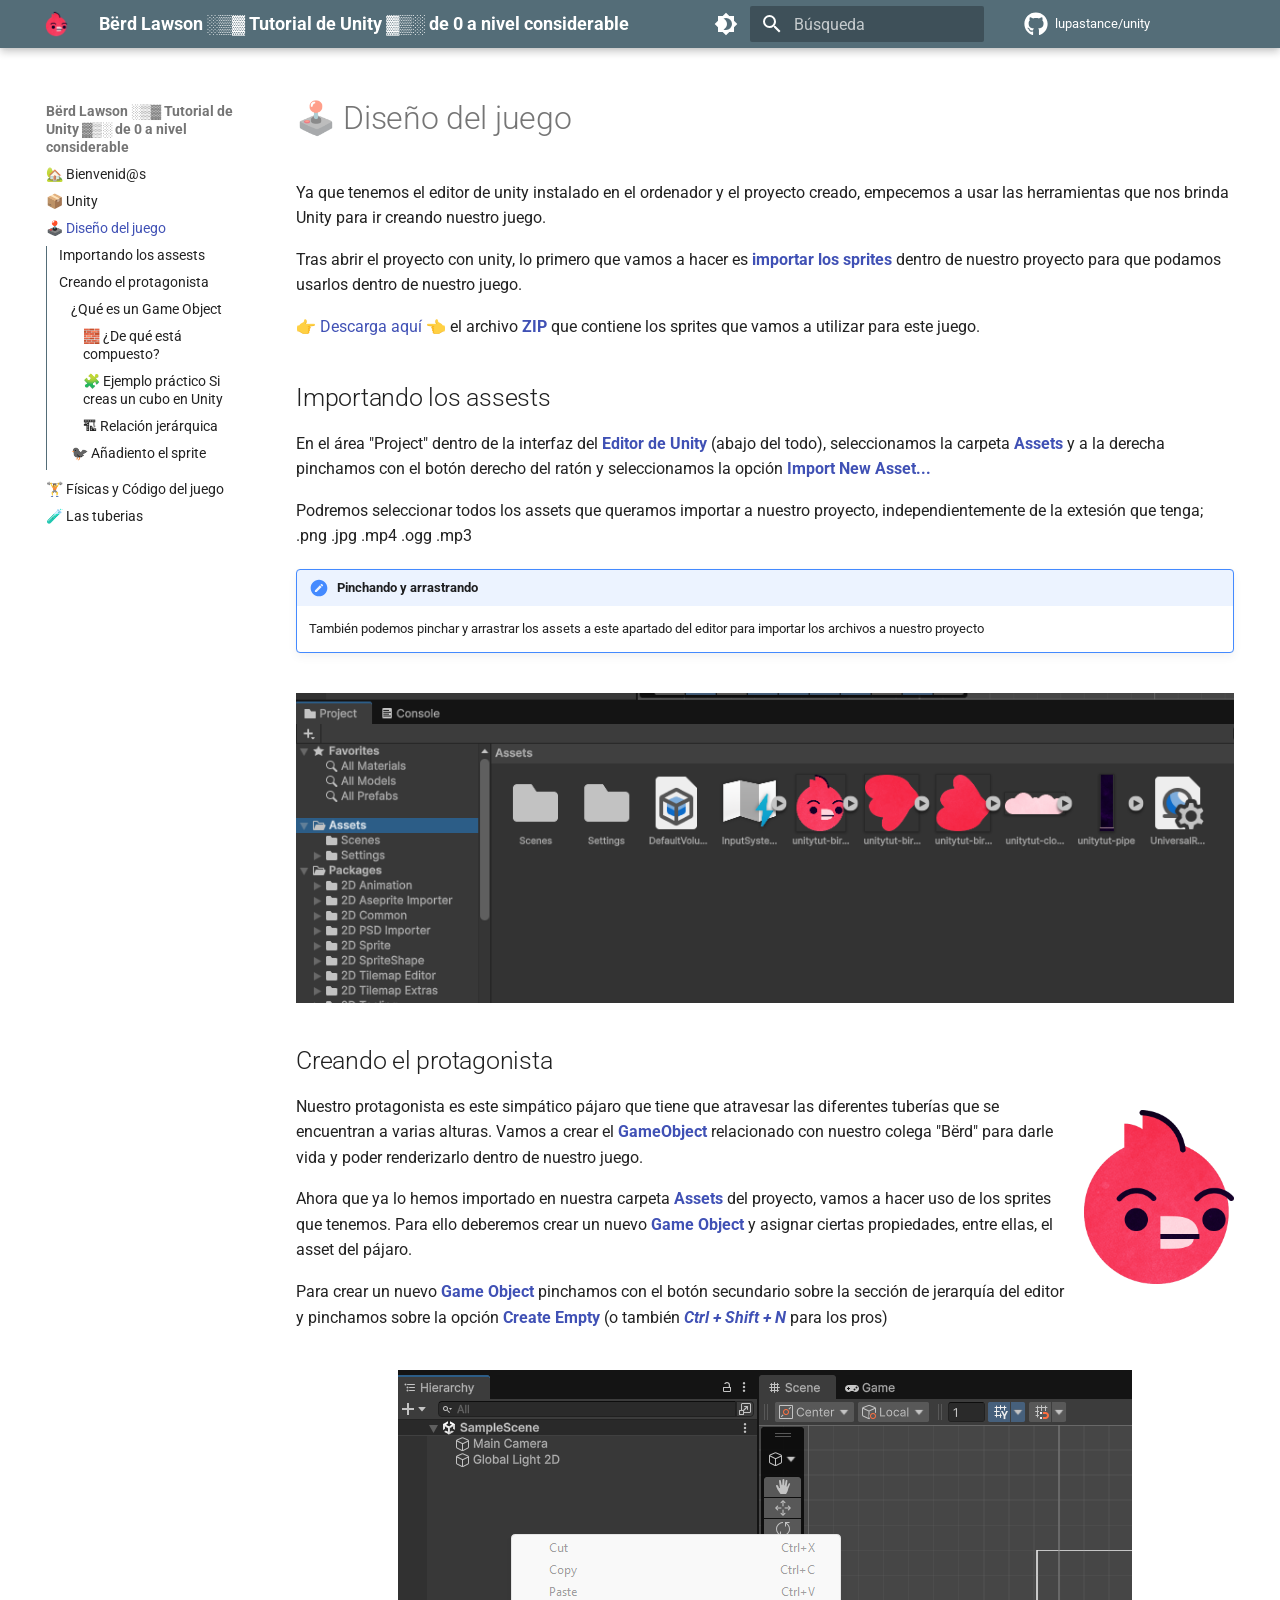
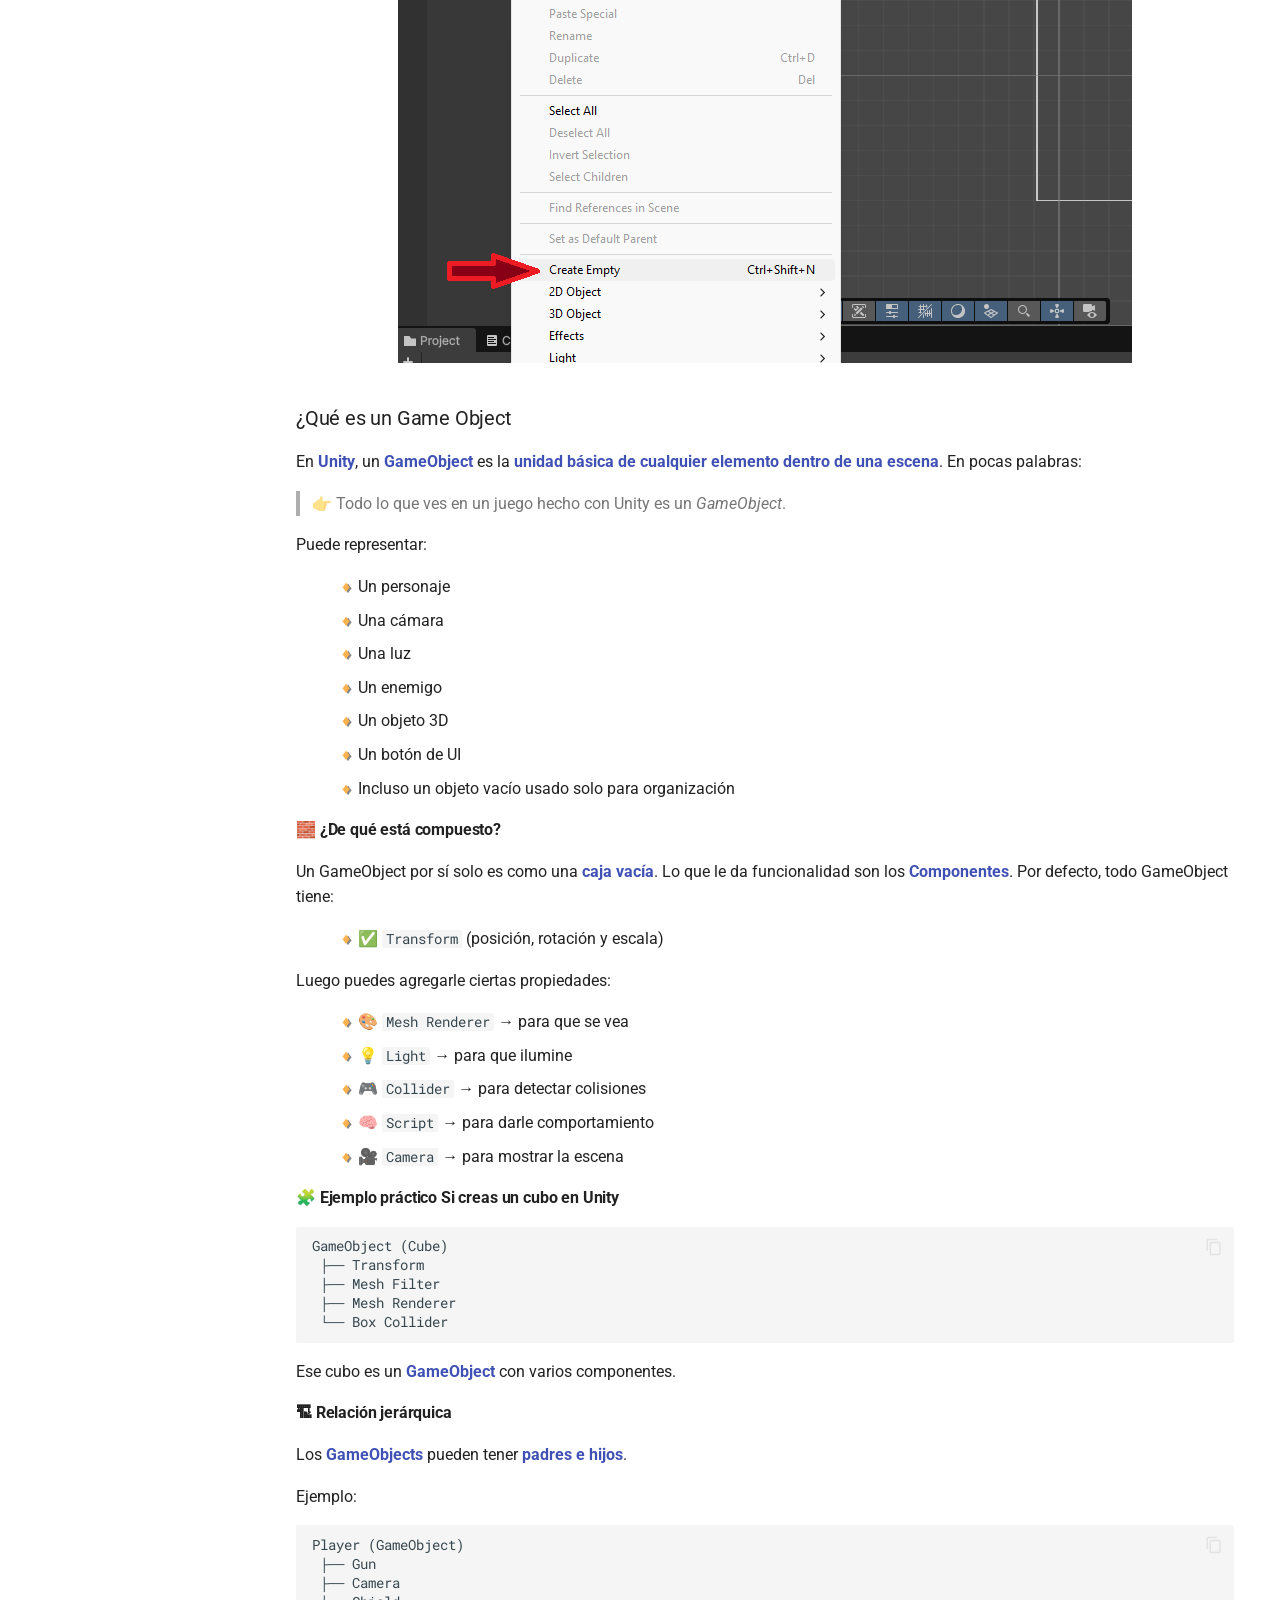
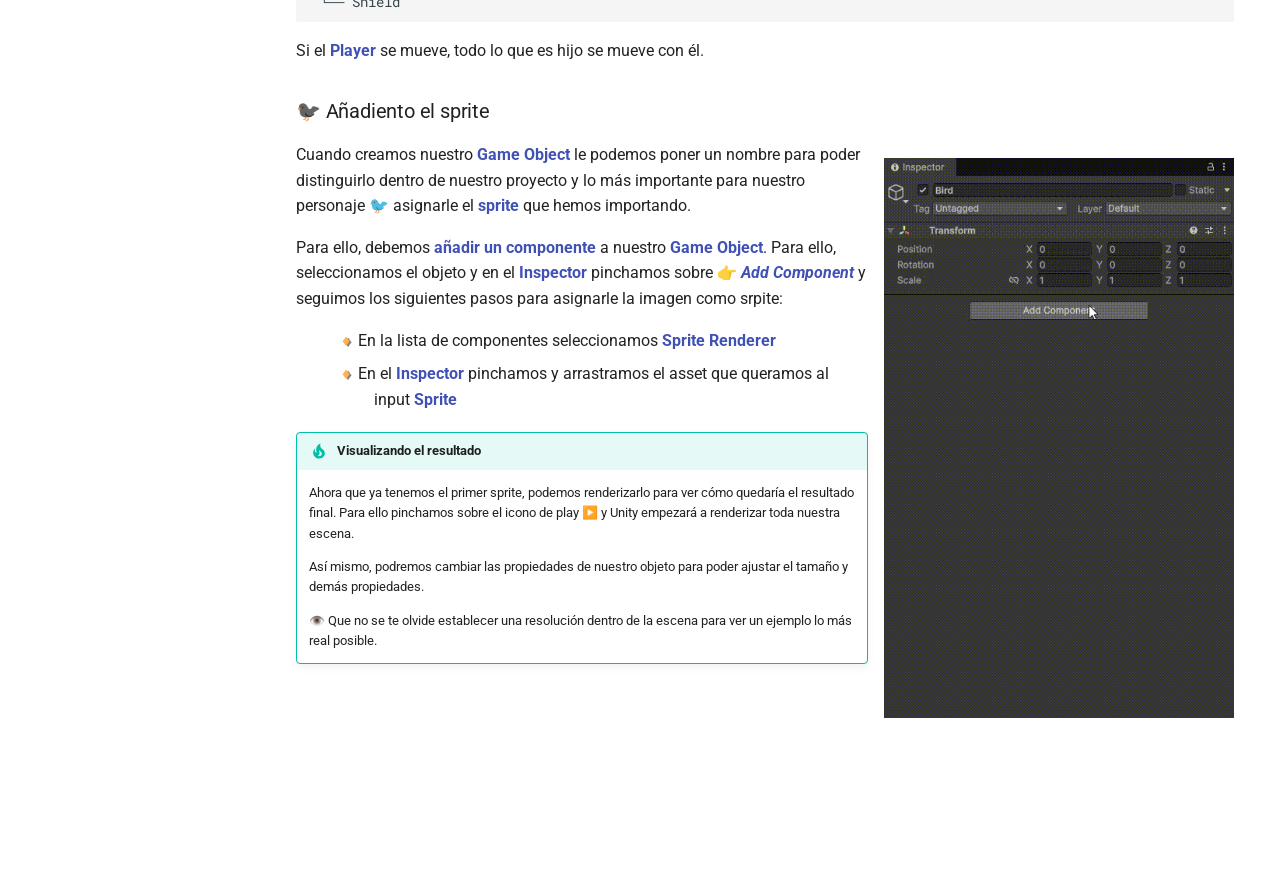
<file: 2 - Diseño del juego/index.html>
<!doctype html>
<html lang="es" class="no-js">
  <head>
    
      <meta charset="utf-8">
      <meta name="viewport" content="width=device-width,initial-scale=1">
      
      
      
        <link rel="canonical" href="https://lupastance.github.io/unity/2%20-%20Dise%C3%B1o%20del%20juego/">
      
      
        <link rel="prev" href="../1%20-%20unity/">
      
      
        <link rel="next" href="../3%20-%20F%C3%ADsicas%20y%20C%C3%B3digo%20del%20juego/">
      
      
      <link rel="icon" href="../assets/images/favicon.png">
      <meta name="generator" content="mkdocs-1.6.1, mkdocs-material-9.6.22">
    
    
      
        <title>🕹️ Diseño del juego - Bërd Lawson ░▒▓ Tutorial de Unity ▓▒░ de 0  a nivel considerable</title>
      
    
    
      <link rel="stylesheet" href="../assets/stylesheets/main.84d31ad4.min.css">
      
        
        <link rel="stylesheet" href="../assets/stylesheets/palette.06af60db.min.css">
      
      

  
  
  
  
  <style>:root{--md-annotation-icon:url('data:image/svg+xml;charset=utf-8,%3Csvg%20xmlns%3D%22http%3A//www.w3.org/2000/svg%22%20viewBox%3D%220%200%2024%2024%22%3E%3Cpath%20d%3D%22M8.17%202.76A10.1%2010.1%200%200%201%2012%202c1.31%200%202.61.26%203.83.76%201.21.5%202.31%201.24%203.24%202.17s1.67%202.03%202.17%203.24c.5%201.22.76%202.52.76%203.83%200%202.65-1.05%205.2-2.93%207.07A9.97%209.97%200%200%201%2012%2022a10.1%2010.1%200%200%201-3.83-.76%2010%2010%200%200%201-3.24-2.17A9.97%209.97%200%200%201%202%2012c0-2.65%201.05-5.2%202.93-7.07.93-.93%202.03-1.67%203.24-2.17M12%2017l1.56-3.42L17%2012l-3.44-1.56L12%207l-1.57%203.44L7%2012l3.43%201.58z%22/%3E%3C/svg%3E');}</style>


    
    
      
    
    
      
        
        
        <link rel="preconnect" href="https://fonts.gstatic.com" crossorigin>
        <link rel="stylesheet" href="https://fonts.googleapis.com/css?family=Roboto:300,300i,400,400i,700,700i%7CRoboto+Mono:400,400i,700,700i&display=fallback">
        <style>:root{--md-text-font:"Roboto";--md-code-font:"Roboto Mono"}</style>
      
    
    
      <link rel="stylesheet" href="../css/extra.css">
    
    <script>__md_scope=new URL("..",location),__md_hash=e=>[...e].reduce(((e,_)=>(e<<5)-e+_.charCodeAt(0)),0),__md_get=(e,_=localStorage,t=__md_scope)=>JSON.parse(_.getItem(t.pathname+"."+e)),__md_set=(e,_,t=localStorage,a=__md_scope)=>{try{t.setItem(a.pathname+"."+e,JSON.stringify(_))}catch(e){}}</script>
    
      

    
    
    
  </head>
  
  
    
    
      
    
    
    
    
    <body dir="ltr" data-md-color-scheme="default" data-md-color-primary="blue-grey" data-md-color-accent="pink">
  
    
    <input class="md-toggle" data-md-toggle="drawer" type="checkbox" id="__drawer" autocomplete="off">
    <input class="md-toggle" data-md-toggle="search" type="checkbox" id="__search" autocomplete="off">
    <label class="md-overlay" for="__drawer"></label>
    <div data-md-component="skip">
      
        
        <a href="#diseno-del-juego" class="md-skip">
          Saltar a contenido
        </a>
      
    </div>
    <div data-md-component="announce">
      
    </div>
    
    
      

  

<header class="md-header md-header--shadow" data-md-component="header">
  <nav class="md-header__inner md-grid" aria-label="Cabecera">
    <a href=".." title="Bërd Lawson ░▒▓ Tutorial de Unity ▓▒░ de 0  a nivel considerable" class="md-header__button md-logo" aria-label="Bërd Lawson ░▒▓ Tutorial de Unity ▓▒░ de 0  a nivel considerable" data-md-component="logo">
      
  <img src="../assets/bird/face.png" alt="logo">

    </a>
    <label class="md-header__button md-icon" for="__drawer">
      
      <svg xmlns="http://www.w3.org/2000/svg" viewBox="0 0 24 24"><path d="M3 6h18v2H3zm0 5h18v2H3zm0 5h18v2H3z"/></svg>
    </label>
    <div class="md-header__title" data-md-component="header-title">
      <div class="md-header__ellipsis">
        <div class="md-header__topic">
          <span class="md-ellipsis">
            Bërd Lawson ░▒▓ Tutorial de Unity ▓▒░ de 0  a nivel considerable
          </span>
        </div>
        <div class="md-header__topic" data-md-component="header-topic">
          <span class="md-ellipsis">
            
              🕹️ Diseño del juego
            
          </span>
        </div>
      </div>
    </div>
    
      
        <form class="md-header__option" data-md-component="palette">
  
    
    
    
    <input class="md-option" data-md-color-media="" data-md-color-scheme="default" data-md-color-primary="blue-grey" data-md-color-accent="pink"  aria-label="💤 Cambiar a modo oscuro"  type="radio" name="__palette" id="__palette_0">
    
      <label class="md-header__button md-icon" title="💤 Cambiar a modo oscuro" for="__palette_1" hidden>
        <svg xmlns="http://www.w3.org/2000/svg" viewBox="0 0 24 24"><path d="M12 18c-.89 0-1.74-.2-2.5-.55C11.56 16.5 13 14.42 13 12s-1.44-4.5-3.5-5.45C10.26 6.2 11.11 6 12 6a6 6 0 0 1 6 6 6 6 0 0 1-6 6m8-9.31V4h-4.69L12 .69 8.69 4H4v4.69L.69 12 4 15.31V20h4.69L12 23.31 15.31 20H20v-4.69L23.31 12z"/></svg>
      </label>
    
  
    
    
    
    <input class="md-option" data-md-color-media="" data-md-color-scheme="slate" data-md-color-primary="blue-grey" data-md-color-accent="cyan"  aria-label="👹 Activar el modo psicópata"  type="radio" name="__palette" id="__palette_1">
    
      <label class="md-header__button md-icon" title="👹 Activar el modo psicópata" for="__palette_0" hidden>
        <svg xmlns="http://www.w3.org/2000/svg" viewBox="0 0 24 24"><path d="M12 8a4 4 0 0 0-4 4 4 4 0 0 0 4 4 4 4 0 0 0 4-4 4 4 0 0 0-4-4m0 10a6 6 0 0 1-6-6 6 6 0 0 1 6-6 6 6 0 0 1 6 6 6 6 0 0 1-6 6m8-9.31V4h-4.69L12 .69 8.69 4H4v4.69L.69 12 4 15.31V20h4.69L12 23.31 15.31 20H20v-4.69L23.31 12z"/></svg>
      </label>
    
  
</form>
      
    
    
      <script>var palette=__md_get("__palette");if(palette&&palette.color){if("(prefers-color-scheme)"===palette.color.media){var media=matchMedia("(prefers-color-scheme: light)"),input=document.querySelector(media.matches?"[data-md-color-media='(prefers-color-scheme: light)']":"[data-md-color-media='(prefers-color-scheme: dark)']");palette.color.media=input.getAttribute("data-md-color-media"),palette.color.scheme=input.getAttribute("data-md-color-scheme"),palette.color.primary=input.getAttribute("data-md-color-primary"),palette.color.accent=input.getAttribute("data-md-color-accent")}for(var[key,value]of Object.entries(palette.color))document.body.setAttribute("data-md-color-"+key,value)}</script>
    
    
    
      
      
        <label class="md-header__button md-icon" for="__search">
          
          <svg xmlns="http://www.w3.org/2000/svg" viewBox="0 0 24 24"><path d="M9.5 3A6.5 6.5 0 0 1 16 9.5c0 1.61-.59 3.09-1.56 4.23l.27.27h.79l5 5-1.5 1.5-5-5v-.79l-.27-.27A6.52 6.52 0 0 1 9.5 16 6.5 6.5 0 0 1 3 9.5 6.5 6.5 0 0 1 9.5 3m0 2C7 5 5 7 5 9.5S7 14 9.5 14 14 12 14 9.5 12 5 9.5 5"/></svg>
        </label>
        <div class="md-search" data-md-component="search" role="dialog">
  <label class="md-search__overlay" for="__search"></label>
  <div class="md-search__inner" role="search">
    <form class="md-search__form" name="search">
      <input type="text" class="md-search__input" name="query" aria-label="Búsqueda" placeholder="Búsqueda" autocapitalize="off" autocorrect="off" autocomplete="off" spellcheck="false" data-md-component="search-query" required>
      <label class="md-search__icon md-icon" for="__search">
        
        <svg xmlns="http://www.w3.org/2000/svg" viewBox="0 0 24 24"><path d="M9.5 3A6.5 6.5 0 0 1 16 9.5c0 1.61-.59 3.09-1.56 4.23l.27.27h.79l5 5-1.5 1.5-5-5v-.79l-.27-.27A6.52 6.52 0 0 1 9.5 16 6.5 6.5 0 0 1 3 9.5 6.5 6.5 0 0 1 9.5 3m0 2C7 5 5 7 5 9.5S7 14 9.5 14 14 12 14 9.5 12 5 9.5 5"/></svg>
        
        <svg xmlns="http://www.w3.org/2000/svg" viewBox="0 0 24 24"><path d="M20 11v2H8l5.5 5.5-1.42 1.42L4.16 12l7.92-7.92L13.5 5.5 8 11z"/></svg>
      </label>
      <nav class="md-search__options" aria-label="Buscar">
        
        <button type="reset" class="md-search__icon md-icon" title="Limpiar" aria-label="Limpiar" tabindex="-1">
          
          <svg xmlns="http://www.w3.org/2000/svg" viewBox="0 0 24 24"><path d="M19 6.41 17.59 5 12 10.59 6.41 5 5 6.41 10.59 12 5 17.59 6.41 19 12 13.41 17.59 19 19 17.59 13.41 12z"/></svg>
        </button>
      </nav>
      
        <div class="md-search__suggest" data-md-component="search-suggest"></div>
      
    </form>
    <div class="md-search__output">
      <div class="md-search__scrollwrap" tabindex="0" data-md-scrollfix>
        <div class="md-search-result" data-md-component="search-result">
          <div class="md-search-result__meta">
            Inicializando búsqueda
          </div>
          <ol class="md-search-result__list" role="presentation"></ol>
        </div>
      </div>
    </div>
  </div>
</div>
      
    
    
      <div class="md-header__source">
        <a href="https://github.com/lupastance/unity" title="Ir al repositorio" class="md-source" data-md-component="source">
  <div class="md-source__icon md-icon">
    
    <svg xmlns="http://www.w3.org/2000/svg" viewBox="0 0 512 512"><!--! Font Awesome Free 7.1.0 by @fontawesome - https://fontawesome.com License - https://fontawesome.com/license/free (Icons: CC BY 4.0, Fonts: SIL OFL 1.1, Code: MIT License) Copyright 2025 Fonticons, Inc.--><path d="M173.9 397.4c0 2-2.3 3.6-5.2 3.6-3.3.3-5.6-1.3-5.6-3.6 0-2 2.3-3.6 5.2-3.6 3-.3 5.6 1.3 5.6 3.6m-31.1-4.5c-.7 2 1.3 4.3 4.3 4.9 2.6 1 5.6 0 6.2-2s-1.3-4.3-4.3-5.2c-2.6-.7-5.5.3-6.2 2.3m44.2-1.7c-2.9.7-4.9 2.6-4.6 4.9.3 2 2.9 3.3 5.9 2.6 2.9-.7 4.9-2.6 4.6-4.6-.3-1.9-3-3.2-5.9-2.9M252.8 8C114.1 8 8 113.3 8 252c0 110.9 69.8 205.8 169.5 239.2 12.8 2.3 17.3-5.6 17.3-12.1 0-6.2-.3-40.4-.3-61.4 0 0-70 15-84.7-29.8 0 0-11.4-29.1-27.8-36.6 0 0-22.9-15.7 1.6-15.4 0 0 24.9 2 38.6 25.8 21.9 38.6 58.6 27.5 72.9 20.9 2.3-16 8.8-27.1 16-33.7-55.9-6.2-112.3-14.3-112.3-110.5 0-27.5 7.6-41.3 23.6-58.9-2.6-6.5-11.1-33.3 2.6-67.9 20.9-6.5 69 27 69 27 20-5.6 41.5-8.5 62.8-8.5s42.8 2.9 62.8 8.5c0 0 48.1-33.6 69-27 13.7 34.7 5.2 61.4 2.6 67.9 16 17.7 25.8 31.5 25.8 58.9 0 96.5-58.9 104.2-114.8 110.5 9.2 7.9 17 22.9 17 46.4 0 33.7-.3 75.4-.3 83.6 0 6.5 4.6 14.4 17.3 12.1C436.2 457.8 504 362.9 504 252 504 113.3 391.5 8 252.8 8M105.2 352.9c-1.3 1-1 3.3.7 5.2 1.6 1.6 3.9 2.3 5.2 1 1.3-1 1-3.3-.7-5.2-1.6-1.6-3.9-2.3-5.2-1m-10.8-8.1c-.7 1.3.3 2.9 2.3 3.9 1.6 1 3.6.7 4.3-.7.7-1.3-.3-2.9-2.3-3.9-2-.6-3.6-.3-4.3.7m32.4 35.6c-1.6 1.3-1 4.3 1.3 6.2 2.3 2.3 5.2 2.6 6.5 1 1.3-1.3.7-4.3-1.3-6.2-2.2-2.3-5.2-2.6-6.5-1m-11.4-14.7c-1.6 1-1.6 3.6 0 5.9s4.3 3.3 5.6 2.3c1.6-1.3 1.6-3.9 0-6.2-1.4-2.3-4-3.3-5.6-2"/></svg>
  </div>
  <div class="md-source__repository">
    lupastance/unity
  </div>
</a>
      </div>
    
  </nav>
  
</header>
    
    <div class="md-container" data-md-component="container">
      
      
        
          
        
      
      <main class="md-main" data-md-component="main">
        <div class="md-main__inner md-grid">
          
            
              
              <div class="md-sidebar md-sidebar--primary" data-md-component="sidebar" data-md-type="navigation" >
                <div class="md-sidebar__scrollwrap">
                  <div class="md-sidebar__inner">
                    



  

<nav class="md-nav md-nav--primary md-nav--integrated" aria-label="Navegación" data-md-level="0">
  <label class="md-nav__title" for="__drawer">
    <a href=".." title="Bërd Lawson ░▒▓ Tutorial de Unity ▓▒░ de 0  a nivel considerable" class="md-nav__button md-logo" aria-label="Bërd Lawson ░▒▓ Tutorial de Unity ▓▒░ de 0  a nivel considerable" data-md-component="logo">
      
  <img src="../assets/bird/face.png" alt="logo">

    </a>
    Bërd Lawson ░▒▓ Tutorial de Unity ▓▒░ de 0  a nivel considerable
  </label>
  
    <div class="md-nav__source">
      <a href="https://github.com/lupastance/unity" title="Ir al repositorio" class="md-source" data-md-component="source">
  <div class="md-source__icon md-icon">
    
    <svg xmlns="http://www.w3.org/2000/svg" viewBox="0 0 512 512"><!--! Font Awesome Free 7.1.0 by @fontawesome - https://fontawesome.com License - https://fontawesome.com/license/free (Icons: CC BY 4.0, Fonts: SIL OFL 1.1, Code: MIT License) Copyright 2025 Fonticons, Inc.--><path d="M173.9 397.4c0 2-2.3 3.6-5.2 3.6-3.3.3-5.6-1.3-5.6-3.6 0-2 2.3-3.6 5.2-3.6 3-.3 5.6 1.3 5.6 3.6m-31.1-4.5c-.7 2 1.3 4.3 4.3 4.9 2.6 1 5.6 0 6.2-2s-1.3-4.3-4.3-5.2c-2.6-.7-5.5.3-6.2 2.3m44.2-1.7c-2.9.7-4.9 2.6-4.6 4.9.3 2 2.9 3.3 5.9 2.6 2.9-.7 4.9-2.6 4.6-4.6-.3-1.9-3-3.2-5.9-2.9M252.8 8C114.1 8 8 113.3 8 252c0 110.9 69.8 205.8 169.5 239.2 12.8 2.3 17.3-5.6 17.3-12.1 0-6.2-.3-40.4-.3-61.4 0 0-70 15-84.7-29.8 0 0-11.4-29.1-27.8-36.6 0 0-22.9-15.7 1.6-15.4 0 0 24.9 2 38.6 25.8 21.9 38.6 58.6 27.5 72.9 20.9 2.3-16 8.8-27.1 16-33.7-55.9-6.2-112.3-14.3-112.3-110.5 0-27.5 7.6-41.3 23.6-58.9-2.6-6.5-11.1-33.3 2.6-67.9 20.9-6.5 69 27 69 27 20-5.6 41.5-8.5 62.8-8.5s42.8 2.9 62.8 8.5c0 0 48.1-33.6 69-27 13.7 34.7 5.2 61.4 2.6 67.9 16 17.7 25.8 31.5 25.8 58.9 0 96.5-58.9 104.2-114.8 110.5 9.2 7.9 17 22.9 17 46.4 0 33.7-.3 75.4-.3 83.6 0 6.5 4.6 14.4 17.3 12.1C436.2 457.8 504 362.9 504 252 504 113.3 391.5 8 252.8 8M105.2 352.9c-1.3 1-1 3.3.7 5.2 1.6 1.6 3.9 2.3 5.2 1 1.3-1 1-3.3-.7-5.2-1.6-1.6-3.9-2.3-5.2-1m-10.8-8.1c-.7 1.3.3 2.9 2.3 3.9 1.6 1 3.6.7 4.3-.7.7-1.3-.3-2.9-2.3-3.9-2-.6-3.6-.3-4.3.7m32.4 35.6c-1.6 1.3-1 4.3 1.3 6.2 2.3 2.3 5.2 2.6 6.5 1 1.3-1.3.7-4.3-1.3-6.2-2.2-2.3-5.2-2.6-6.5-1m-11.4-14.7c-1.6 1-1.6 3.6 0 5.9s4.3 3.3 5.6 2.3c1.6-1.3 1.6-3.9 0-6.2-1.4-2.3-4-3.3-5.6-2"/></svg>
  </div>
  <div class="md-source__repository">
    lupastance/unity
  </div>
</a>
    </div>
  
  <ul class="md-nav__list" data-md-scrollfix>
    
      
      
  
  
  
  
    <li class="md-nav__item">
      <a href=".." class="md-nav__link">
        
  
  
  <span class="md-ellipsis">
    🏡 Bienvenid@s
    
  </span>
  

      </a>
    </li>
  

    
      
      
  
  
  
  
    <li class="md-nav__item">
      <a href="../1%20-%20unity/" class="md-nav__link">
        
  
  
  <span class="md-ellipsis">
    📦 Unity
    
  </span>
  

      </a>
    </li>
  

    
      
      
  
  
    
  
  
  
    <li class="md-nav__item md-nav__item--active">
      
      <input class="md-nav__toggle md-toggle" type="checkbox" id="__toc">
      
      
        
      
      
        <label class="md-nav__link md-nav__link--active" for="__toc">
          
  
  
  <span class="md-ellipsis">
    🕹️ Diseño del juego
    
  </span>
  

          <span class="md-nav__icon md-icon"></span>
        </label>
      
      <a href="./" class="md-nav__link md-nav__link--active">
        
  
  
  <span class="md-ellipsis">
    🕹️ Diseño del juego
    
  </span>
  

      </a>
      
        

<nav class="md-nav md-nav--secondary" aria-label="Tabla de contenidos">
  
  
  
    
  
  
    <label class="md-nav__title" for="__toc">
      <span class="md-nav__icon md-icon"></span>
      Tabla de contenidos
    </label>
    <ul class="md-nav__list" data-md-component="toc" data-md-scrollfix>
      
        <li class="md-nav__item">
  <a href="#importando-los-assests" class="md-nav__link">
    <span class="md-ellipsis">
      Importando los assests
    </span>
  </a>
  
</li>
      
        <li class="md-nav__item">
  <a href="#creando-el-protagonista" class="md-nav__link">
    <span class="md-ellipsis">
      Creando el protagonista
    </span>
  </a>
  
    <nav class="md-nav" aria-label="Creando el protagonista">
      <ul class="md-nav__list">
        
          <li class="md-nav__item">
  <a href="#que-es-un-game-object" class="md-nav__link">
    <span class="md-ellipsis">
      ¿Qué es un Game Object
    </span>
  </a>
  
    <nav class="md-nav" aria-label="¿Qué es un Game Object">
      <ul class="md-nav__list">
        
          <li class="md-nav__item">
  <a href="#de-que-esta-compuesto" class="md-nav__link">
    <span class="md-ellipsis">
      🧱 ¿De qué está compuesto?
    </span>
  </a>
  
</li>
        
          <li class="md-nav__item">
  <a href="#ejemplo-practico-si-creas-un-cubo-en-unity" class="md-nav__link">
    <span class="md-ellipsis">
      🧩 Ejemplo práctico Si creas un cubo en Unity
    </span>
  </a>
  
</li>
        
          <li class="md-nav__item">
  <a href="#relacion-jerarquica" class="md-nav__link">
    <span class="md-ellipsis">
      🏗 Relación jerárquica
    </span>
  </a>
  
</li>
        
      </ul>
    </nav>
  
</li>
        
          <li class="md-nav__item">
  <a href="#anadiento-el-sprite" class="md-nav__link">
    <span class="md-ellipsis">
      🐦‍⬛ Añadiento el sprite
    </span>
  </a>
  
</li>
        
      </ul>
    </nav>
  
</li>
      
    </ul>
  
</nav>
      
    </li>
  

    
      
      
  
  
  
  
    <li class="md-nav__item">
      <a href="../3%20-%20F%C3%ADsicas%20y%20C%C3%B3digo%20del%20juego/" class="md-nav__link">
        
  
  
  <span class="md-ellipsis">
    🏋️ Físicas y Código del juego
    
  </span>
  

      </a>
    </li>
  

    
      
      
  
  
  
  
    <li class="md-nav__item">
      <a href="../4%20-%20Las%20tuber%C3%ADas/" class="md-nav__link">
        
  
  
  <span class="md-ellipsis">
    🧪 Las tuberias
    
  </span>
  

      </a>
    </li>
  

    
  </ul>
</nav>
                  </div>
                </div>
              </div>
            
            
          
          
            <div class="md-content" data-md-component="content">
              <article class="md-content__inner md-typeset">
                
                  


  
  


<h1 id="diseno-del-juego">🕹️ Diseño del juego</h1>
<p>Ya que tenemos el editor de unity instalado en el ordenador y el proyecto creado, empecemos a usar las herramientas que nos brinda Unity para ir creando nuestro juego.</p>
<p>Tras abrir el proyecto con unity, lo primero que vamos a hacer es <strong>importar los sprites</strong> dentro de nuestro proyecto para que podamos usarlos dentro de nuestro juego.</p>
<p>👉 <a href="../assets/B%C3%ABrd%20Lawson%20-%20assets.zip">Descarga aquí</a> 👈 el archivo <strong>ZIP</strong> que contiene los sprites que vamos a utilizar para este juego.</p>
<h2 id="importando-los-assests">Importando los assests</h2>
<p>En el área "Project" dentro de la interfaz del <strong>Editor de Unity</strong> (abajo del todo), seleccionamos la carpeta <strong>Assets</strong> y a la derecha pinchamos con el botón derecho del ratón y seleccionamos la opción <strong>Import New Asset...</strong></p>
<p>Podremos seleccionar todos los assets que queramos importar a nuestro proyecto, independientemente de la extesión que tenga; .png .jpg .mp4 .ogg .mp3</p>
<div class="admonition note">
<p class="admonition-title">Pinchando y arrastrando</p>
<p>También podemos pinchar y arrastrar los assets a este apartado del editor para importar los archivos a nuestro proyecto</p>
</div>
<p><img alt="" class="center" src="../assets/2-assets.png" /></p>
<h2 id="creando-el-protagonista">Creando el protagonista</h2>
<p><img align="right" alt="Bërd Lawson" src="../assets/bird/face.png" width="150" />
Nuestro protagonista es este simpático pájaro que tiene que atravesar las diferentes tuberías que se encuentran a varias alturas. Vamos a crear el <strong>GameObject</strong> relacionado con nuestro colega "Bërd" para darle vida y poder renderizarlo dentro de nuestro juego.</p>
<p>Ahora que ya lo hemos importado en nuestra carpeta <strong>Assets</strong> del proyecto, vamos a hacer uso de los sprites que tenemos. Para ello deberemos crear un nuevo <strong>Game Object</strong> y asignar ciertas propiedades, entre ellas, el asset del pájaro.</p>
<p>Para crear un nuevo <strong>Game Object</strong> pinchamos con  el botón secundario sobre la sección de jerarquía del editor y pinchamos sobre la opción <strong>Create Empty</strong> (o también <strong><em>Ctrl + Shift + N</em></strong> para los pros)</p>
<p><img alt="" class="center" src="../assets/3-assets.png" /></p>
<h3 id="que-es-un-game-object">¿Qué es un Game Object</h3>
<p>En <strong>Unity</strong>, un <strong>GameObject</strong> es la <strong>unidad básica de cualquier elemento dentro de una escena</strong>. En pocas palabras:</p>
<blockquote>
<p>👉 Todo lo que ves en un juego hecho con Unity es un <em>GameObject</em>.</p>
</blockquote>
<p>Puede representar:</p>
<ul>
<li>Un personaje</li>
<li>Una cámara</li>
<li>Una luz</li>
<li>Un enemigo</li>
<li>Un objeto 3D</li>
<li>Un botón de UI</li>
<li>Incluso un objeto vacío usado solo para organización</li>
</ul>
<h4 id="de-que-esta-compuesto">🧱 ¿De qué está compuesto?</h4>
<p>Un GameObject por sí solo es como una <strong>caja vacía</strong>. Lo que le da funcionalidad son los <strong>Componentes</strong>. Por defecto, todo GameObject tiene:</p>
<ul>
<li>✅ <code>Transform</code> (posición, rotación y escala)</li>
</ul>
<p>Luego puedes agregarle ciertas propiedades:</p>
<ul>
<li>🎨 <code>Mesh Renderer</code> → para que se vea</li>
<li>💡 <code>Light</code> → para que ilumine</li>
<li>🎮 <code>Collider</code> → para detectar colisiones</li>
<li>🧠 <code>Script</code> → para darle comportamiento</li>
<li>🎥 <code>Camera</code> → para mostrar la escena</li>
</ul>
<h4 id="ejemplo-practico-si-creas-un-cubo-en-unity">🧩 Ejemplo práctico Si creas un cubo en Unity</h4>
<div class="language-text highlight"><pre><span></span><code><span id="__span-0-1"><a id="__codelineno-0-1" name="__codelineno-0-1" href="#__codelineno-0-1"></a>GameObject (Cube)
</span><span id="__span-0-2"><a id="__codelineno-0-2" name="__codelineno-0-2" href="#__codelineno-0-2"></a> ├── Transform
</span><span id="__span-0-3"><a id="__codelineno-0-3" name="__codelineno-0-3" href="#__codelineno-0-3"></a> ├── Mesh Filter
</span><span id="__span-0-4"><a id="__codelineno-0-4" name="__codelineno-0-4" href="#__codelineno-0-4"></a> ├── Mesh Renderer
</span><span id="__span-0-5"><a id="__codelineno-0-5" name="__codelineno-0-5" href="#__codelineno-0-5"></a> └── Box Collider
</span></code></pre></div>
<p>Ese cubo es un <strong>GameObject</strong> con varios componentes.</p>
<h4 id="relacion-jerarquica">🏗 Relación jerárquica</h4>
<p>Los <strong>GameObjects</strong> pueden tener <strong>padres e hijos</strong>.</p>
<p>Ejemplo:</p>
<div class="language-text highlight"><pre><span></span><code><span id="__span-1-1"><a id="__codelineno-1-1" name="__codelineno-1-1" href="#__codelineno-1-1"></a>Player (GameObject)
</span><span id="__span-1-2"><a id="__codelineno-1-2" name="__codelineno-1-2" href="#__codelineno-1-2"></a> ├── Gun
</span><span id="__span-1-3"><a id="__codelineno-1-3" name="__codelineno-1-3" href="#__codelineno-1-3"></a> ├── Camera
</span><span id="__span-1-4"><a id="__codelineno-1-4" name="__codelineno-1-4" href="#__codelineno-1-4"></a> └── Shield
</span></code></pre></div>
<p>Si el <strong>Player</strong> se mueve, todo lo que es hijo se mueve con él.</p>
<h3 id="anadiento-el-sprite">🐦‍⬛ Añadiento el sprite</h3>
<p><img align="right" alt="" src="../assets/2-sprite-renderer.gif" width="350" />
Cuando creamos nuestro <strong>Game Object</strong> le podemos poner un nombre para poder distinguirlo dentro de nuestro proyecto y lo más importante para nuestro personaje 🐦 asignarle el <strong>sprite</strong> que hemos importando.</p>
<p>Para ello, debemos <strong>añadir un componente</strong> a nuestro <strong>Game Object</strong>. Para ello, seleccionamos el objeto y en el <strong>Inspector</strong> pinchamos sobre 👉 <strong><em>Add Component</em></strong> y seguimos los siguientes pasos para asignarle la imagen como srpite:</p>
<ul>
<li>En la lista de componentes seleccionamos <strong>Sprite Renderer</strong></li>
<li>En el <strong>Inspector</strong> pinchamos y arrastramos el asset que queramos al input <strong>Sprite</strong></li>
</ul>
<div class="admonition tip">
<p class="admonition-title">Visualizando el resultado</p>
<p>Ahora que ya tenemos el primer sprite, podemos renderizarlo para ver cómo quedaría el resultado final. Para ello pinchamos sobre el icono de play ▶️ y Unity empezará a renderizar toda nuestra escena.</p>
<p>Así mismo, podremos cambiar las propiedades de nuestro objeto para poder ajustar el tamaño y demás propiedades.</p>
<p>👁️ Que no se te olvide establecer una resolución dentro de la escena para ver un ejemplo lo más real posible.</p>
</div>












                
              </article>
            </div>
          
          
<script>var target=document.getElementById(location.hash.slice(1));target&&target.name&&(target.checked=target.name.startsWith("__tabbed_"))</script>
        </div>
        
      </main>
      
        <footer class="md-footer">
  
  <div class="md-footer-meta md-typeset">
    <div class="md-footer-meta__inner md-grid">
      <div class="md-copyright">
  
  
    Made with
    <a href="https://squidfunk.github.io/mkdocs-material/" target="_blank" rel="noopener">
      Material for MkDocs
    </a>
  
</div>
      
    </div>
  </div>
</footer>
      
    </div>
    <div class="md-dialog" data-md-component="dialog">
      <div class="md-dialog__inner md-typeset"></div>
    </div>
    
      <div class="md-progress" data-md-component="progress" role="progressbar"></div>
    
    
    
      
      <script id="__config" type="application/json">{"base": "..", "features": ["navigation.instant", "navigation.instant.progress", "search.suggest", "search.highlight", "header.autohide", "content.code.copy", "toc.integrate", "content.tooltips"], "search": "../assets/javascripts/workers/search.973d3a69.min.js", "tags": null, "translations": {"clipboard.copied": "Copiado al portapapeles", "clipboard.copy": "Copiar al portapapeles", "search.result.more.one": "1 m\u00e1s en esta p\u00e1gina", "search.result.more.other": "# m\u00e1s en esta p\u00e1gina", "search.result.none": "No se encontraron documentos", "search.result.one": "1 documento encontrado", "search.result.other": "# documentos encontrados", "search.result.placeholder": "Teclee para comenzar b\u00fasqueda", "search.result.term.missing": "Falta", "select.version": "Seleccionar versi\u00f3n"}, "version": null}</script>
    
    
      <script src="../assets/javascripts/bundle.f55a23d4.min.js"></script>
      
    
  </body>
</html>
</file>
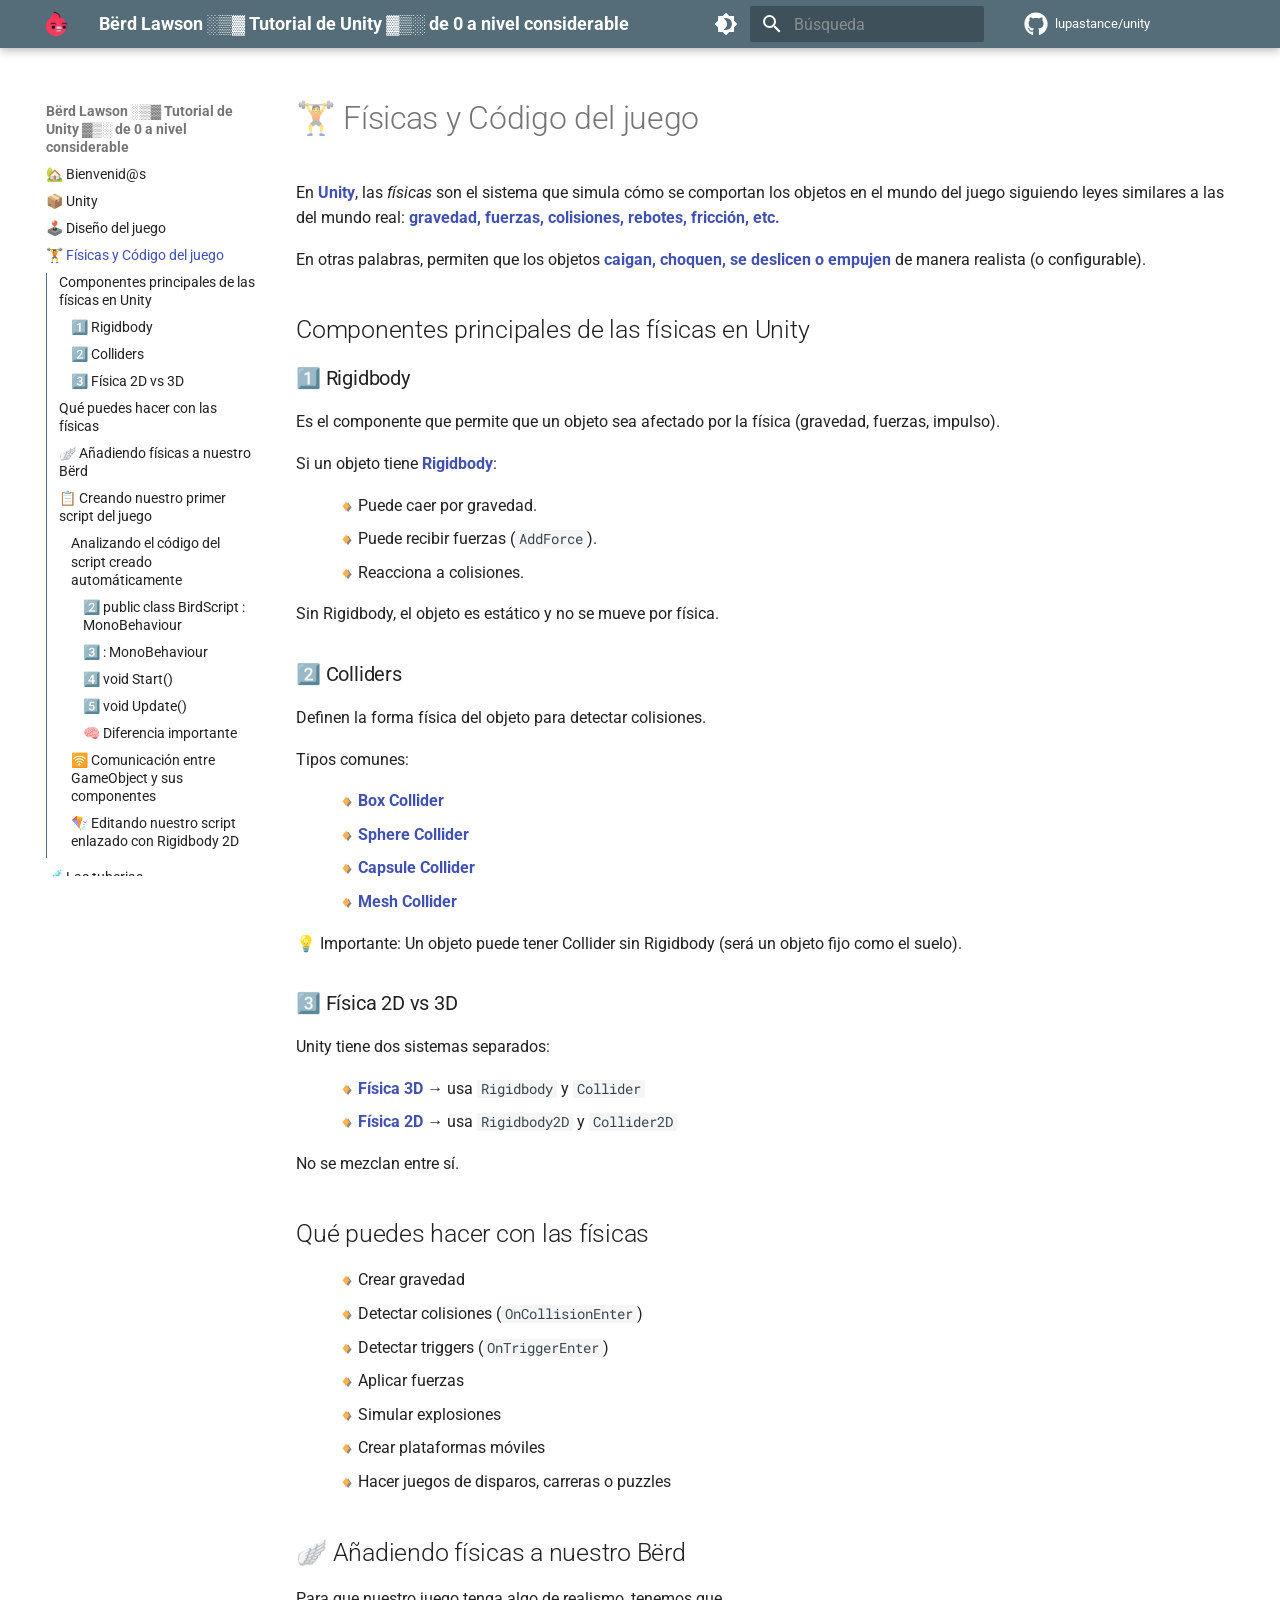
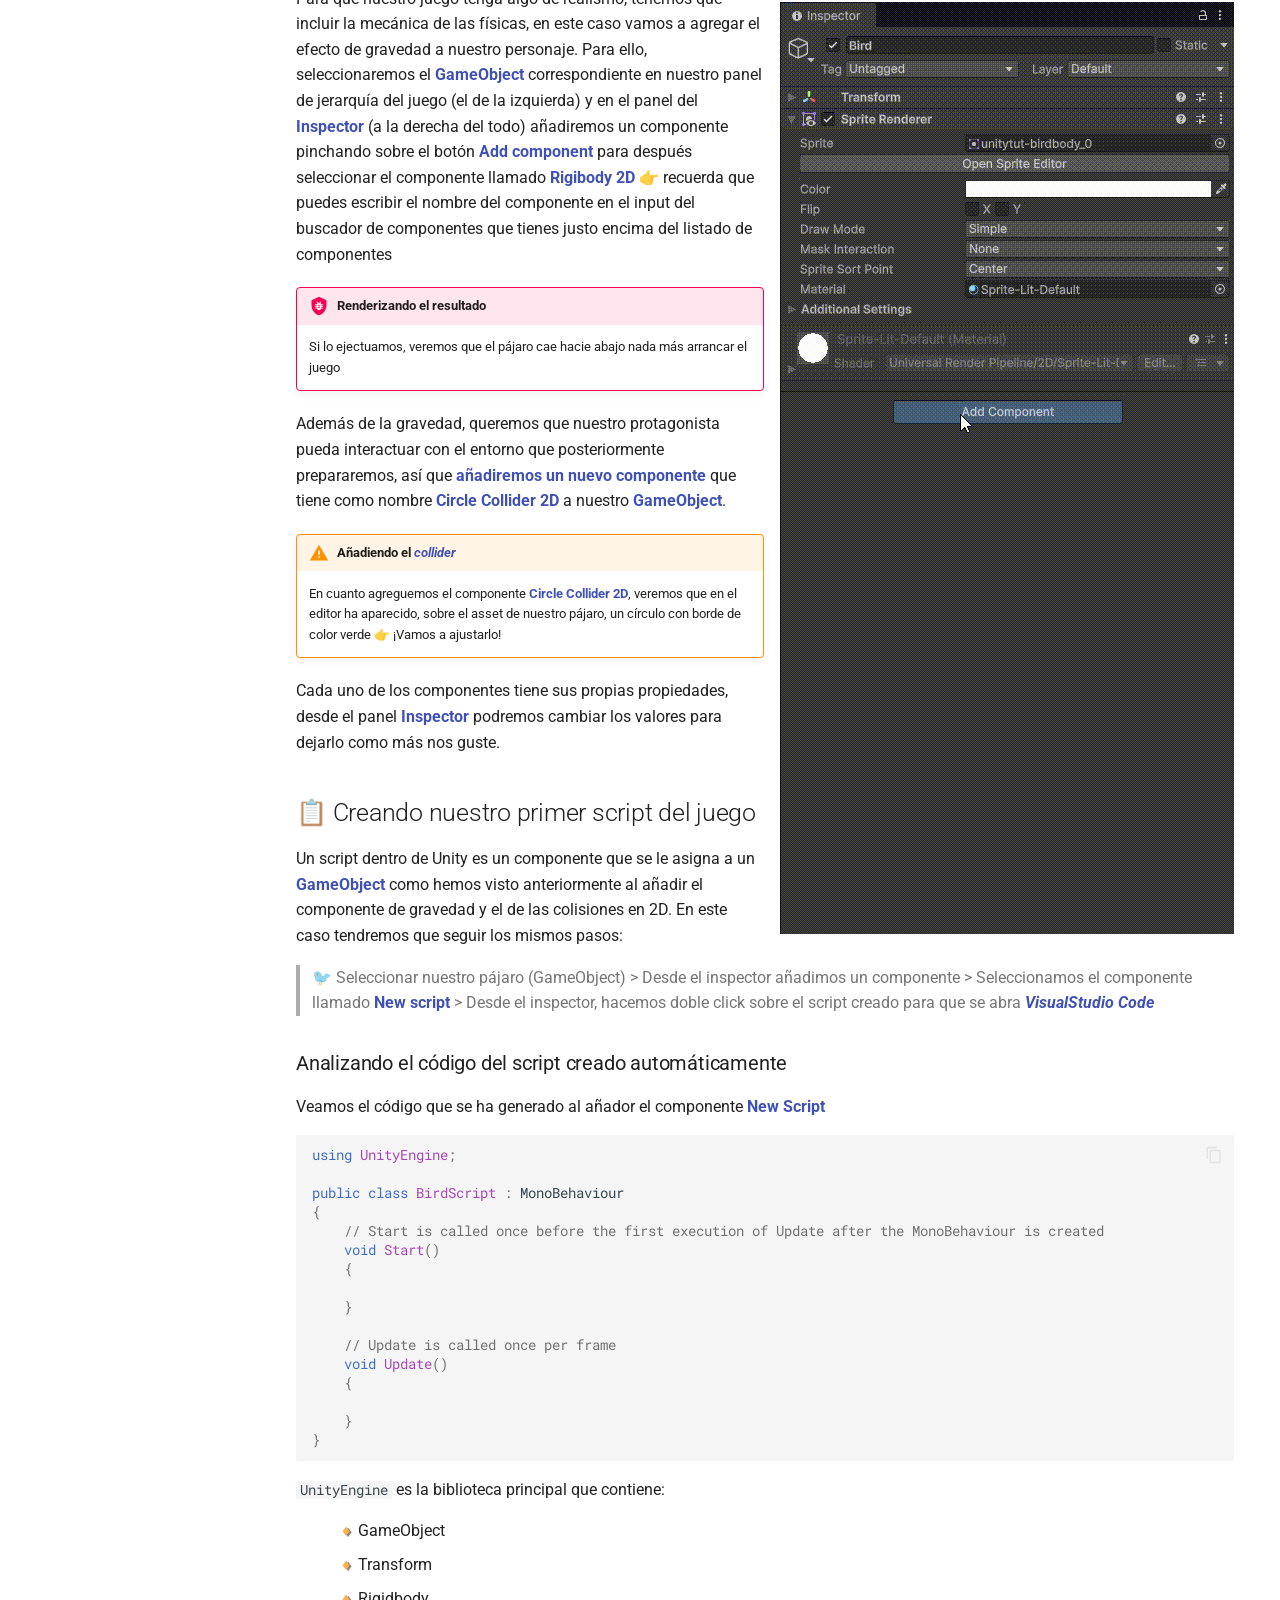
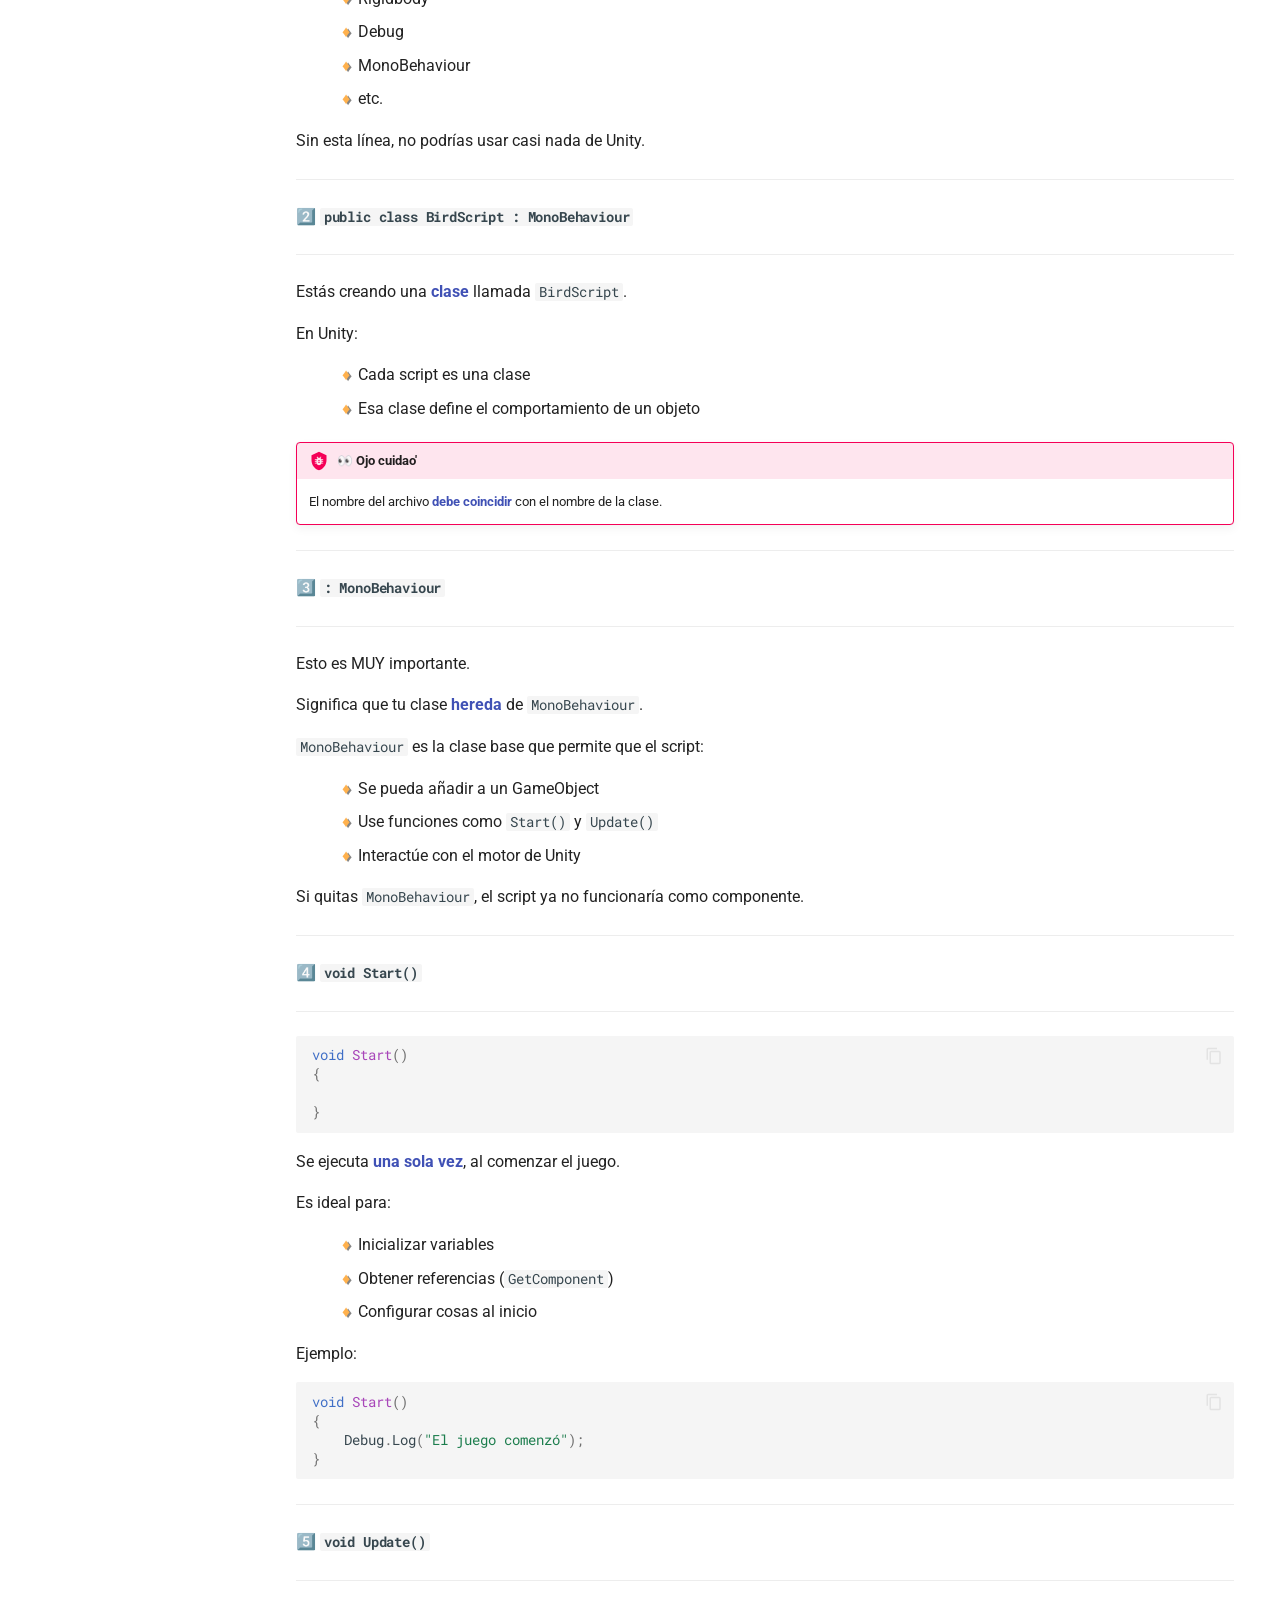
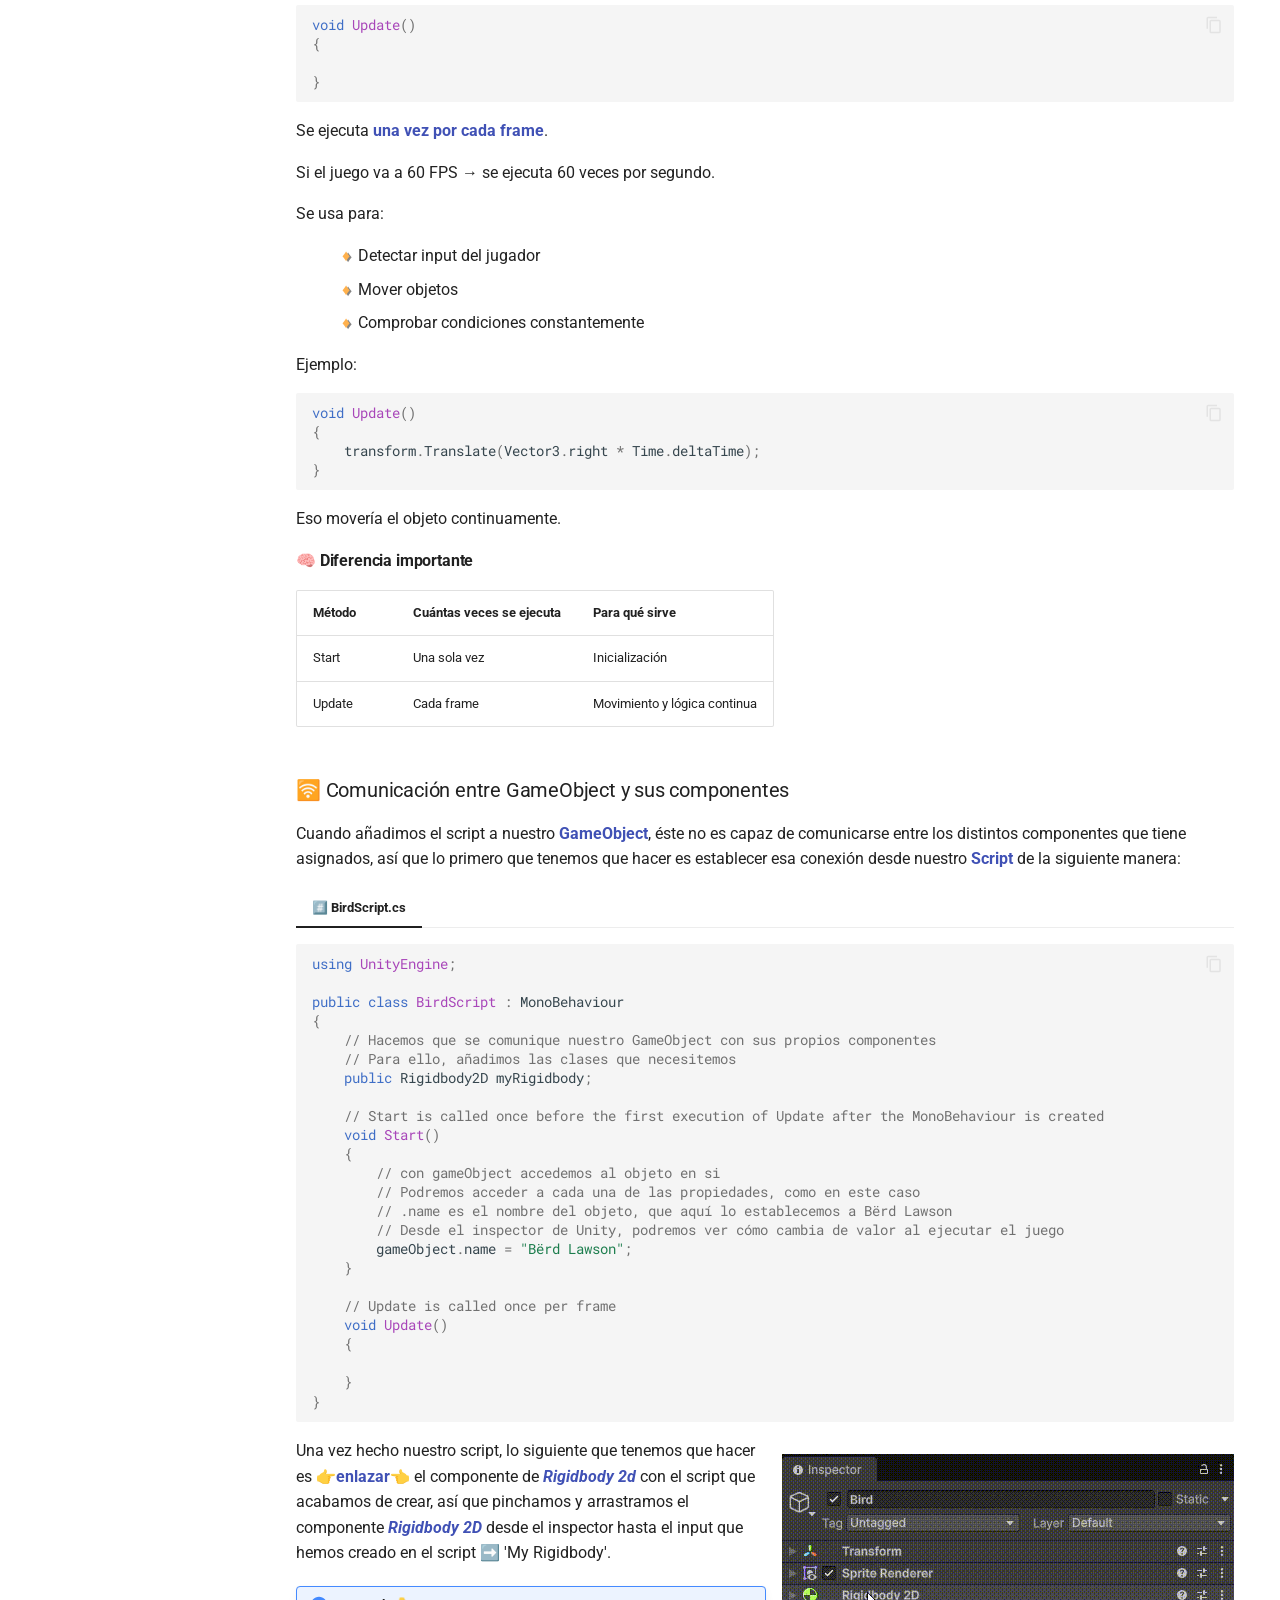
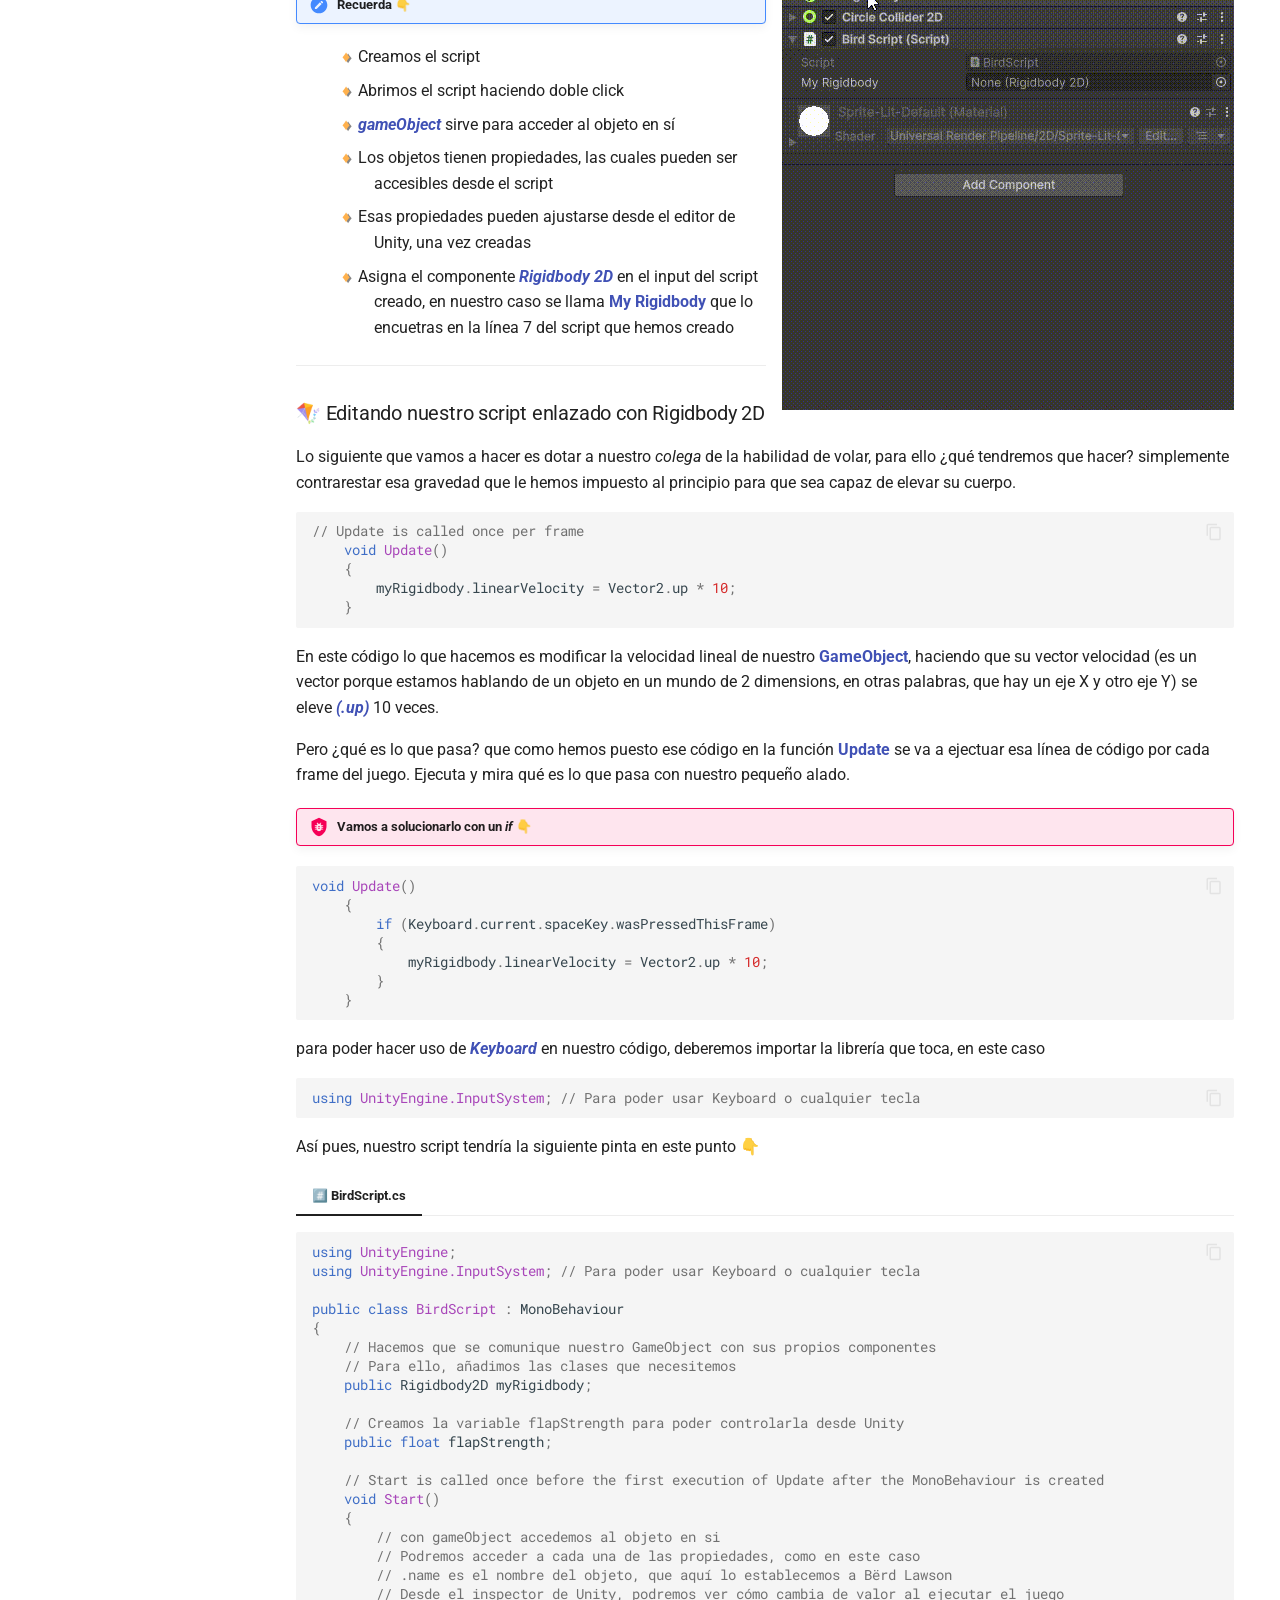
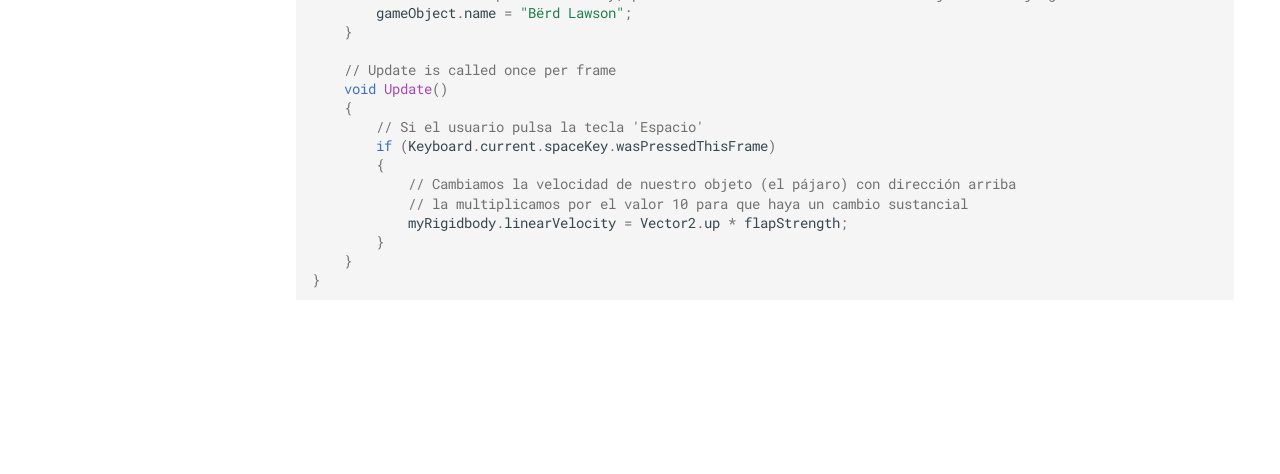
<file: 3 - Físicas y Código del juego/index.html>
<!doctype html>
<html lang="es" class="no-js">
  <head>
    
      <meta charset="utf-8">
      <meta name="viewport" content="width=device-width,initial-scale=1">
      
      
      
        <link rel="canonical" href="https://lupastance.github.io/unity/3%20-%20F%C3%ADsicas%20y%20C%C3%B3digo%20del%20juego/">
      
      
        <link rel="prev" href="../2%20-%20Dise%C3%B1o%20del%20juego/">
      
      
        <link rel="next" href="../4%20-%20Las%20tuber%C3%ADas/">
      
      
      <link rel="icon" href="../assets/images/favicon.png">
      <meta name="generator" content="mkdocs-1.6.1, mkdocs-material-9.6.22">
    
    
      
        <title>🏋️ Físicas y Código del juego - Bërd Lawson ░▒▓ Tutorial de Unity ▓▒░ de 0  a nivel considerable</title>
      
    
    
      <link rel="stylesheet" href="../assets/stylesheets/main.84d31ad4.min.css">
      
        
        <link rel="stylesheet" href="../assets/stylesheets/palette.06af60db.min.css">
      
      

  
  
  
  
  <style>:root{--md-annotation-icon:url('data:image/svg+xml;charset=utf-8,%3Csvg%20xmlns%3D%22http%3A//www.w3.org/2000/svg%22%20viewBox%3D%220%200%2024%2024%22%3E%3Cpath%20d%3D%22M8.17%202.76A10.1%2010.1%200%200%201%2012%202c1.31%200%202.61.26%203.83.76%201.21.5%202.31%201.24%203.24%202.17s1.67%202.03%202.17%203.24c.5%201.22.76%202.52.76%203.83%200%202.65-1.05%205.2-2.93%207.07A9.97%209.97%200%200%201%2012%2022a10.1%2010.1%200%200%201-3.83-.76%2010%2010%200%200%201-3.24-2.17A9.97%209.97%200%200%201%202%2012c0-2.65%201.05-5.2%202.93-7.07.93-.93%202.03-1.67%203.24-2.17M12%2017l1.56-3.42L17%2012l-3.44-1.56L12%207l-1.57%203.44L7%2012l3.43%201.58z%22/%3E%3C/svg%3E');}</style>


    
    
      
    
    
      
        
        
        <link rel="preconnect" href="https://fonts.gstatic.com" crossorigin>
        <link rel="stylesheet" href="https://fonts.googleapis.com/css?family=Roboto:300,300i,400,400i,700,700i%7CRoboto+Mono:400,400i,700,700i&display=fallback">
        <style>:root{--md-text-font:"Roboto";--md-code-font:"Roboto Mono"}</style>
      
    
    
      <link rel="stylesheet" href="../css/extra.css">
    
    <script>__md_scope=new URL("..",location),__md_hash=e=>[...e].reduce(((e,_)=>(e<<5)-e+_.charCodeAt(0)),0),__md_get=(e,_=localStorage,t=__md_scope)=>JSON.parse(_.getItem(t.pathname+"."+e)),__md_set=(e,_,t=localStorage,a=__md_scope)=>{try{t.setItem(a.pathname+"."+e,JSON.stringify(_))}catch(e){}}</script>
    
      

    
    
    
  </head>
  
  
    
    
      
    
    
    
    
    <body dir="ltr" data-md-color-scheme="default" data-md-color-primary="blue-grey" data-md-color-accent="pink">
  
    
    <input class="md-toggle" data-md-toggle="drawer" type="checkbox" id="__drawer" autocomplete="off">
    <input class="md-toggle" data-md-toggle="search" type="checkbox" id="__search" autocomplete="off">
    <label class="md-overlay" for="__drawer"></label>
    <div data-md-component="skip">
      
        
        <a href="#fisicas-y-codigo-del-juego" class="md-skip">
          Saltar a contenido
        </a>
      
    </div>
    <div data-md-component="announce">
      
    </div>
    
    
      

  

<header class="md-header md-header--shadow" data-md-component="header">
  <nav class="md-header__inner md-grid" aria-label="Cabecera">
    <a href=".." title="Bërd Lawson ░▒▓ Tutorial de Unity ▓▒░ de 0  a nivel considerable" class="md-header__button md-logo" aria-label="Bërd Lawson ░▒▓ Tutorial de Unity ▓▒░ de 0  a nivel considerable" data-md-component="logo">
      
  <img src="../assets/bird/face.png" alt="logo">

    </a>
    <label class="md-header__button md-icon" for="__drawer">
      
      <svg xmlns="http://www.w3.org/2000/svg" viewBox="0 0 24 24"><path d="M3 6h18v2H3zm0 5h18v2H3zm0 5h18v2H3z"/></svg>
    </label>
    <div class="md-header__title" data-md-component="header-title">
      <div class="md-header__ellipsis">
        <div class="md-header__topic">
          <span class="md-ellipsis">
            Bërd Lawson ░▒▓ Tutorial de Unity ▓▒░ de 0  a nivel considerable
          </span>
        </div>
        <div class="md-header__topic" data-md-component="header-topic">
          <span class="md-ellipsis">
            
              🏋️ Físicas y Código del juego
            
          </span>
        </div>
      </div>
    </div>
    
      
        <form class="md-header__option" data-md-component="palette">
  
    
    
    
    <input class="md-option" data-md-color-media="" data-md-color-scheme="default" data-md-color-primary="blue-grey" data-md-color-accent="pink"  aria-label="💤 Cambiar a modo oscuro"  type="radio" name="__palette" id="__palette_0">
    
      <label class="md-header__button md-icon" title="💤 Cambiar a modo oscuro" for="__palette_1" hidden>
        <svg xmlns="http://www.w3.org/2000/svg" viewBox="0 0 24 24"><path d="M12 18c-.89 0-1.74-.2-2.5-.55C11.56 16.5 13 14.42 13 12s-1.44-4.5-3.5-5.45C10.26 6.2 11.11 6 12 6a6 6 0 0 1 6 6 6 6 0 0 1-6 6m8-9.31V4h-4.69L12 .69 8.69 4H4v4.69L.69 12 4 15.31V20h4.69L12 23.31 15.31 20H20v-4.69L23.31 12z"/></svg>
      </label>
    
  
    
    
    
    <input class="md-option" data-md-color-media="" data-md-color-scheme="slate" data-md-color-primary="blue-grey" data-md-color-accent="cyan"  aria-label="👹 Activar el modo psicópata"  type="radio" name="__palette" id="__palette_1">
    
      <label class="md-header__button md-icon" title="👹 Activar el modo psicópata" for="__palette_0" hidden>
        <svg xmlns="http://www.w3.org/2000/svg" viewBox="0 0 24 24"><path d="M12 8a4 4 0 0 0-4 4 4 4 0 0 0 4 4 4 4 0 0 0 4-4 4 4 0 0 0-4-4m0 10a6 6 0 0 1-6-6 6 6 0 0 1 6-6 6 6 0 0 1 6 6 6 6 0 0 1-6 6m8-9.31V4h-4.69L12 .69 8.69 4H4v4.69L.69 12 4 15.31V20h4.69L12 23.31 15.31 20H20v-4.69L23.31 12z"/></svg>
      </label>
    
  
</form>
      
    
    
      <script>var palette=__md_get("__palette");if(palette&&palette.color){if("(prefers-color-scheme)"===palette.color.media){var media=matchMedia("(prefers-color-scheme: light)"),input=document.querySelector(media.matches?"[data-md-color-media='(prefers-color-scheme: light)']":"[data-md-color-media='(prefers-color-scheme: dark)']");palette.color.media=input.getAttribute("data-md-color-media"),palette.color.scheme=input.getAttribute("data-md-color-scheme"),palette.color.primary=input.getAttribute("data-md-color-primary"),palette.color.accent=input.getAttribute("data-md-color-accent")}for(var[key,value]of Object.entries(palette.color))document.body.setAttribute("data-md-color-"+key,value)}</script>
    
    
    
      
      
        <label class="md-header__button md-icon" for="__search">
          
          <svg xmlns="http://www.w3.org/2000/svg" viewBox="0 0 24 24"><path d="M9.5 3A6.5 6.5 0 0 1 16 9.5c0 1.61-.59 3.09-1.56 4.23l.27.27h.79l5 5-1.5 1.5-5-5v-.79l-.27-.27A6.52 6.52 0 0 1 9.5 16 6.5 6.5 0 0 1 3 9.5 6.5 6.5 0 0 1 9.5 3m0 2C7 5 5 7 5 9.5S7 14 9.5 14 14 12 14 9.5 12 5 9.5 5"/></svg>
        </label>
        <div class="md-search" data-md-component="search" role="dialog">
  <label class="md-search__overlay" for="__search"></label>
  <div class="md-search__inner" role="search">
    <form class="md-search__form" name="search">
      <input type="text" class="md-search__input" name="query" aria-label="Búsqueda" placeholder="Búsqueda" autocapitalize="off" autocorrect="off" autocomplete="off" spellcheck="false" data-md-component="search-query" required>
      <label class="md-search__icon md-icon" for="__search">
        
        <svg xmlns="http://www.w3.org/2000/svg" viewBox="0 0 24 24"><path d="M9.5 3A6.5 6.5 0 0 1 16 9.5c0 1.61-.59 3.09-1.56 4.23l.27.27h.79l5 5-1.5 1.5-5-5v-.79l-.27-.27A6.52 6.52 0 0 1 9.5 16 6.5 6.5 0 0 1 3 9.5 6.5 6.5 0 0 1 9.5 3m0 2C7 5 5 7 5 9.5S7 14 9.5 14 14 12 14 9.5 12 5 9.5 5"/></svg>
        
        <svg xmlns="http://www.w3.org/2000/svg" viewBox="0 0 24 24"><path d="M20 11v2H8l5.5 5.5-1.42 1.42L4.16 12l7.92-7.92L13.5 5.5 8 11z"/></svg>
      </label>
      <nav class="md-search__options" aria-label="Buscar">
        
        <button type="reset" class="md-search__icon md-icon" title="Limpiar" aria-label="Limpiar" tabindex="-1">
          
          <svg xmlns="http://www.w3.org/2000/svg" viewBox="0 0 24 24"><path d="M19 6.41 17.59 5 12 10.59 6.41 5 5 6.41 10.59 12 5 17.59 6.41 19 12 13.41 17.59 19 19 17.59 13.41 12z"/></svg>
        </button>
      </nav>
      
        <div class="md-search__suggest" data-md-component="search-suggest"></div>
      
    </form>
    <div class="md-search__output">
      <div class="md-search__scrollwrap" tabindex="0" data-md-scrollfix>
        <div class="md-search-result" data-md-component="search-result">
          <div class="md-search-result__meta">
            Inicializando búsqueda
          </div>
          <ol class="md-search-result__list" role="presentation"></ol>
        </div>
      </div>
    </div>
  </div>
</div>
      
    
    
      <div class="md-header__source">
        <a href="https://github.com/lupastance/unity" title="Ir al repositorio" class="md-source" data-md-component="source">
  <div class="md-source__icon md-icon">
    
    <svg xmlns="http://www.w3.org/2000/svg" viewBox="0 0 512 512"><!--! Font Awesome Free 7.1.0 by @fontawesome - https://fontawesome.com License - https://fontawesome.com/license/free (Icons: CC BY 4.0, Fonts: SIL OFL 1.1, Code: MIT License) Copyright 2025 Fonticons, Inc.--><path d="M173.9 397.4c0 2-2.3 3.6-5.2 3.6-3.3.3-5.6-1.3-5.6-3.6 0-2 2.3-3.6 5.2-3.6 3-.3 5.6 1.3 5.6 3.6m-31.1-4.5c-.7 2 1.3 4.3 4.3 4.9 2.6 1 5.6 0 6.2-2s-1.3-4.3-4.3-5.2c-2.6-.7-5.5.3-6.2 2.3m44.2-1.7c-2.9.7-4.9 2.6-4.6 4.9.3 2 2.9 3.3 5.9 2.6 2.9-.7 4.9-2.6 4.6-4.6-.3-1.9-3-3.2-5.9-2.9M252.8 8C114.1 8 8 113.3 8 252c0 110.9 69.8 205.8 169.5 239.2 12.8 2.3 17.3-5.6 17.3-12.1 0-6.2-.3-40.4-.3-61.4 0 0-70 15-84.7-29.8 0 0-11.4-29.1-27.8-36.6 0 0-22.9-15.7 1.6-15.4 0 0 24.9 2 38.6 25.8 21.9 38.6 58.6 27.5 72.9 20.9 2.3-16 8.8-27.1 16-33.7-55.9-6.2-112.3-14.3-112.3-110.5 0-27.5 7.6-41.3 23.6-58.9-2.6-6.5-11.1-33.3 2.6-67.9 20.9-6.5 69 27 69 27 20-5.6 41.5-8.5 62.8-8.5s42.8 2.9 62.8 8.5c0 0 48.1-33.6 69-27 13.7 34.7 5.2 61.4 2.6 67.9 16 17.7 25.8 31.5 25.8 58.9 0 96.5-58.9 104.2-114.8 110.5 9.2 7.9 17 22.9 17 46.4 0 33.7-.3 75.4-.3 83.6 0 6.5 4.6 14.4 17.3 12.1C436.2 457.8 504 362.9 504 252 504 113.3 391.5 8 252.8 8M105.2 352.9c-1.3 1-1 3.3.7 5.2 1.6 1.6 3.9 2.3 5.2 1 1.3-1 1-3.3-.7-5.2-1.6-1.6-3.9-2.3-5.2-1m-10.8-8.1c-.7 1.3.3 2.9 2.3 3.9 1.6 1 3.6.7 4.3-.7.7-1.3-.3-2.9-2.3-3.9-2-.6-3.6-.3-4.3.7m32.4 35.6c-1.6 1.3-1 4.3 1.3 6.2 2.3 2.3 5.2 2.6 6.5 1 1.3-1.3.7-4.3-1.3-6.2-2.2-2.3-5.2-2.6-6.5-1m-11.4-14.7c-1.6 1-1.6 3.6 0 5.9s4.3 3.3 5.6 2.3c1.6-1.3 1.6-3.9 0-6.2-1.4-2.3-4-3.3-5.6-2"/></svg>
  </div>
  <div class="md-source__repository">
    lupastance/unity
  </div>
</a>
      </div>
    
  </nav>
  
</header>
    
    <div class="md-container" data-md-component="container">
      
      
        
          
        
      
      <main class="md-main" data-md-component="main">
        <div class="md-main__inner md-grid">
          
            
              
              <div class="md-sidebar md-sidebar--primary" data-md-component="sidebar" data-md-type="navigation" >
                <div class="md-sidebar__scrollwrap">
                  <div class="md-sidebar__inner">
                    



  

<nav class="md-nav md-nav--primary md-nav--integrated" aria-label="Navegación" data-md-level="0">
  <label class="md-nav__title" for="__drawer">
    <a href=".." title="Bërd Lawson ░▒▓ Tutorial de Unity ▓▒░ de 0  a nivel considerable" class="md-nav__button md-logo" aria-label="Bërd Lawson ░▒▓ Tutorial de Unity ▓▒░ de 0  a nivel considerable" data-md-component="logo">
      
  <img src="../assets/bird/face.png" alt="logo">

    </a>
    Bërd Lawson ░▒▓ Tutorial de Unity ▓▒░ de 0  a nivel considerable
  </label>
  
    <div class="md-nav__source">
      <a href="https://github.com/lupastance/unity" title="Ir al repositorio" class="md-source" data-md-component="source">
  <div class="md-source__icon md-icon">
    
    <svg xmlns="http://www.w3.org/2000/svg" viewBox="0 0 512 512"><!--! Font Awesome Free 7.1.0 by @fontawesome - https://fontawesome.com License - https://fontawesome.com/license/free (Icons: CC BY 4.0, Fonts: SIL OFL 1.1, Code: MIT License) Copyright 2025 Fonticons, Inc.--><path d="M173.9 397.4c0 2-2.3 3.6-5.2 3.6-3.3.3-5.6-1.3-5.6-3.6 0-2 2.3-3.6 5.2-3.6 3-.3 5.6 1.3 5.6 3.6m-31.1-4.5c-.7 2 1.3 4.3 4.3 4.9 2.6 1 5.6 0 6.2-2s-1.3-4.3-4.3-5.2c-2.6-.7-5.5.3-6.2 2.3m44.2-1.7c-2.9.7-4.9 2.6-4.6 4.9.3 2 2.9 3.3 5.9 2.6 2.9-.7 4.9-2.6 4.6-4.6-.3-1.9-3-3.2-5.9-2.9M252.8 8C114.1 8 8 113.3 8 252c0 110.9 69.8 205.8 169.5 239.2 12.8 2.3 17.3-5.6 17.3-12.1 0-6.2-.3-40.4-.3-61.4 0 0-70 15-84.7-29.8 0 0-11.4-29.1-27.8-36.6 0 0-22.9-15.7 1.6-15.4 0 0 24.9 2 38.6 25.8 21.9 38.6 58.6 27.5 72.9 20.9 2.3-16 8.8-27.1 16-33.7-55.9-6.2-112.3-14.3-112.3-110.5 0-27.5 7.6-41.3 23.6-58.9-2.6-6.5-11.1-33.3 2.6-67.9 20.9-6.5 69 27 69 27 20-5.6 41.5-8.5 62.8-8.5s42.8 2.9 62.8 8.5c0 0 48.1-33.6 69-27 13.7 34.7 5.2 61.4 2.6 67.9 16 17.7 25.8 31.5 25.8 58.9 0 96.5-58.9 104.2-114.8 110.5 9.2 7.9 17 22.9 17 46.4 0 33.7-.3 75.4-.3 83.6 0 6.5 4.6 14.4 17.3 12.1C436.2 457.8 504 362.9 504 252 504 113.3 391.5 8 252.8 8M105.2 352.9c-1.3 1-1 3.3.7 5.2 1.6 1.6 3.9 2.3 5.2 1 1.3-1 1-3.3-.7-5.2-1.6-1.6-3.9-2.3-5.2-1m-10.8-8.1c-.7 1.3.3 2.9 2.3 3.9 1.6 1 3.6.7 4.3-.7.7-1.3-.3-2.9-2.3-3.9-2-.6-3.6-.3-4.3.7m32.4 35.6c-1.6 1.3-1 4.3 1.3 6.2 2.3 2.3 5.2 2.6 6.5 1 1.3-1.3.7-4.3-1.3-6.2-2.2-2.3-5.2-2.6-6.5-1m-11.4-14.7c-1.6 1-1.6 3.6 0 5.9s4.3 3.3 5.6 2.3c1.6-1.3 1.6-3.9 0-6.2-1.4-2.3-4-3.3-5.6-2"/></svg>
  </div>
  <div class="md-source__repository">
    lupastance/unity
  </div>
</a>
    </div>
  
  <ul class="md-nav__list" data-md-scrollfix>
    
      
      
  
  
  
  
    <li class="md-nav__item">
      <a href=".." class="md-nav__link">
        
  
  
  <span class="md-ellipsis">
    🏡 Bienvenid@s
    
  </span>
  

      </a>
    </li>
  

    
      
      
  
  
  
  
    <li class="md-nav__item">
      <a href="../1%20-%20unity/" class="md-nav__link">
        
  
  
  <span class="md-ellipsis">
    📦 Unity
    
  </span>
  

      </a>
    </li>
  

    
      
      
  
  
  
  
    <li class="md-nav__item">
      <a href="../2%20-%20Dise%C3%B1o%20del%20juego/" class="md-nav__link">
        
  
  
  <span class="md-ellipsis">
    🕹️ Diseño del juego
    
  </span>
  

      </a>
    </li>
  

    
      
      
  
  
    
  
  
  
    <li class="md-nav__item md-nav__item--active">
      
      <input class="md-nav__toggle md-toggle" type="checkbox" id="__toc">
      
      
        
      
      
        <label class="md-nav__link md-nav__link--active" for="__toc">
          
  
  
  <span class="md-ellipsis">
    🏋️ Físicas y Código del juego
    
  </span>
  

          <span class="md-nav__icon md-icon"></span>
        </label>
      
      <a href="./" class="md-nav__link md-nav__link--active">
        
  
  
  <span class="md-ellipsis">
    🏋️ Físicas y Código del juego
    
  </span>
  

      </a>
      
        

<nav class="md-nav md-nav--secondary" aria-label="Tabla de contenidos">
  
  
  
    
  
  
    <label class="md-nav__title" for="__toc">
      <span class="md-nav__icon md-icon"></span>
      Tabla de contenidos
    </label>
    <ul class="md-nav__list" data-md-component="toc" data-md-scrollfix>
      
        <li class="md-nav__item">
  <a href="#componentes-principales-de-las-fisicas-en-unity" class="md-nav__link">
    <span class="md-ellipsis">
      Componentes principales de las físicas en Unity
    </span>
  </a>
  
    <nav class="md-nav" aria-label="Componentes principales de las físicas en Unity">
      <ul class="md-nav__list">
        
          <li class="md-nav__item">
  <a href="#1-rigidbody" class="md-nav__link">
    <span class="md-ellipsis">
      1️⃣ Rigidbody
    </span>
  </a>
  
</li>
        
          <li class="md-nav__item">
  <a href="#2-colliders" class="md-nav__link">
    <span class="md-ellipsis">
      2️⃣ Colliders
    </span>
  </a>
  
</li>
        
          <li class="md-nav__item">
  <a href="#3-fisica-2d-vs-3d" class="md-nav__link">
    <span class="md-ellipsis">
      3️⃣ Física 2D vs 3D
    </span>
  </a>
  
</li>
        
      </ul>
    </nav>
  
</li>
      
        <li class="md-nav__item">
  <a href="#que-puedes-hacer-con-las-fisicas" class="md-nav__link">
    <span class="md-ellipsis">
      Qué puedes hacer con las físicas
    </span>
  </a>
  
</li>
      
        <li class="md-nav__item">
  <a href="#anadiendo-fisicas-a-nuestro-berd" class="md-nav__link">
    <span class="md-ellipsis">
      🪽 Añadiendo físicas a nuestro Bërd
    </span>
  </a>
  
</li>
      
        <li class="md-nav__item">
  <a href="#creando-nuestro-primer-script-del-juego" class="md-nav__link">
    <span class="md-ellipsis">
      📋 Creando nuestro primer script del juego
    </span>
  </a>
  
    <nav class="md-nav" aria-label="📋 Creando nuestro primer script del juego">
      <ul class="md-nav__list">
        
          <li class="md-nav__item">
  <a href="#analizando-el-codigo-del-script-creado-automaticamente" class="md-nav__link">
    <span class="md-ellipsis">
      Analizando el código del script creado automáticamente
    </span>
  </a>
  
    <nav class="md-nav" aria-label="Analizando el código del script creado automáticamente">
      <ul class="md-nav__list">
        
          <li class="md-nav__item">
  <a href="#2-public-class-birdscript-monobehaviour" class="md-nav__link">
    <span class="md-ellipsis">
      2️⃣ public class BirdScript : MonoBehaviour
    </span>
  </a>
  
</li>
        
          <li class="md-nav__item">
  <a href="#3-monobehaviour" class="md-nav__link">
    <span class="md-ellipsis">
      3️⃣ : MonoBehaviour
    </span>
  </a>
  
</li>
        
          <li class="md-nav__item">
  <a href="#4-void-start" class="md-nav__link">
    <span class="md-ellipsis">
      4️⃣ void Start()
    </span>
  </a>
  
</li>
        
          <li class="md-nav__item">
  <a href="#5-void-update" class="md-nav__link">
    <span class="md-ellipsis">
      5️⃣ void Update()
    </span>
  </a>
  
</li>
        
          <li class="md-nav__item">
  <a href="#diferencia-importante" class="md-nav__link">
    <span class="md-ellipsis">
      🧠 Diferencia importante
    </span>
  </a>
  
</li>
        
      </ul>
    </nav>
  
</li>
        
          <li class="md-nav__item">
  <a href="#comunicacion-entre-gameobject-y-sus-componentes" class="md-nav__link">
    <span class="md-ellipsis">
      🛜 Comunicación entre GameObject y sus componentes
    </span>
  </a>
  
</li>
        
          <li class="md-nav__item">
  <a href="#editando-nuestro-script-enlazado-con-rigidbody-2d" class="md-nav__link">
    <span class="md-ellipsis">
      🪁 Editando nuestro script enlazado con Rigidbody 2D
    </span>
  </a>
  
</li>
        
      </ul>
    </nav>
  
</li>
      
    </ul>
  
</nav>
      
    </li>
  

    
      
      
  
  
  
  
    <li class="md-nav__item">
      <a href="../4%20-%20Las%20tuber%C3%ADas/" class="md-nav__link">
        
  
  
  <span class="md-ellipsis">
    🧪 Las tuberias
    
  </span>
  

      </a>
    </li>
  

    
  </ul>
</nav>
                  </div>
                </div>
              </div>
            
            
          
          
            <div class="md-content" data-md-component="content">
              <article class="md-content__inner md-typeset">
                
                  


  
  


<h1 id="fisicas-y-codigo-del-juego">🏋️ Físicas y Código del juego</h1>
<p>En <strong>Unity</strong>, las <em>físicas</em> son el sistema que simula cómo se comportan los objetos en el mundo del juego siguiendo leyes similares a las del mundo real: <strong>gravedad, fuerzas, colisiones, rebotes, fricción, etc.</strong></p>
<p>En otras palabras, permiten que los objetos <strong>caigan, choquen, se deslicen o empujen</strong> de manera realista (o configurable).</p>
<h2 id="componentes-principales-de-las-fisicas-en-unity">Componentes principales de las físicas en Unity</h2>
<h3 id="1-rigidbody">1️⃣ Rigidbody</h3>
<p>Es el componente que permite que un objeto sea afectado por la física (gravedad, fuerzas, impulso).</p>
<p>Si un objeto tiene <strong>Rigidbody</strong>:</p>
<ul>
<li>Puede caer por gravedad.</li>
<li>Puede recibir fuerzas (<code>AddForce</code>).</li>
<li>Reacciona a colisiones.</li>
</ul>
<p>Sin Rigidbody, el objeto es estático y no se mueve por física.</p>
<h3 id="2-colliders">2️⃣ Colliders</h3>
<p>Definen la forma física del objeto para detectar colisiones.</p>
<p>Tipos comunes:</p>
<ul>
<li><strong>Box Collider</strong></li>
<li><strong>Sphere Collider</strong></li>
<li><strong>Capsule Collider</strong></li>
<li><strong>Mesh Collider</strong></li>
</ul>
<p>💡 Importante:
Un objeto puede tener Collider sin Rigidbody (será un objeto fijo como el suelo).</p>
<h3 id="3-fisica-2d-vs-3d">3️⃣ Física 2D vs 3D</h3>
<p>Unity tiene dos sistemas separados:</p>
<ul>
<li><strong>Física 3D</strong> → usa <code>Rigidbody</code> y <code>Collider</code></li>
<li><strong>Física 2D</strong> → usa <code>Rigidbody2D</code> y <code>Collider2D</code></li>
</ul>
<p>No se mezclan entre sí.</p>
<h2 id="que-puedes-hacer-con-las-fisicas">Qué puedes hacer con las físicas</h2>
<ul>
<li>Crear gravedad</li>
<li>Detectar colisiones (<code>OnCollisionEnter</code>)</li>
<li>Detectar triggers (<code>OnTriggerEnter</code>)</li>
<li>Aplicar fuerzas</li>
<li>Simular explosiones</li>
<li>Crear plataformas móviles</li>
<li>Hacer juegos de disparos, carreras o puzzles</li>
</ul>
<h2 id="anadiendo-fisicas-a-nuestro-berd">🪽 Añadiendo físicas a nuestro Bërd</h2>
<p><img align="right" alt="" src="../assets/3-rigidbody2d.gif" />
Para que nuestro juego tenga algo de realismo, tenemos que incluir la mecánica de las físicas, en este caso vamos a agregar el efecto de gravedad a nuestro personaje. Para ello, seleccionaremos el <strong>GameObject</strong> correspondiente en nuestro panel de jerarquía del juego (el de la izquierda) y en el panel del <strong>Inspector</strong> (a la derecha del todo) añadiremos un componente pinchando sobre el botón <strong>Add component</strong> para después seleccionar el componente llamado <strong>Rigibody 2D</strong> 👉 recuerda que puedes escribir el nombre del componente en el input del buscador de componentes que tienes justo encima del listado de componentes</p>
<div class="admonition bug">
<p class="admonition-title">Renderizando el resultado</p>
<p>Si lo ejectuamos, veremos que el pájaro cae hacie abajo nada más arrancar el juego</p>
</div>
<p>Además de la gravedad, queremos que nuestro protagonista pueda interactuar con el entorno que posteriormente prepararemos, así que <strong>añadiremos un nuevo componente</strong> que tiene como nombre <strong>Circle Collider 2D</strong> a nuestro <strong>GameObject</strong>.</p>
<div class="admonition warning">
<p class="admonition-title">Añadiendo el <strong><em>collider</em></strong></p>
<p>En cuanto agreguemos el componente <strong>Circle Collider 2D</strong>, veremos que en el editor ha aparecido, sobre el asset de nuestro pájaro, un círculo con borde de color verde 👉 ¡Vamos a ajustarlo!</p>
</div>
<p>Cada uno de los componentes tiene sus propias propiedades, desde el panel <strong>Inspector</strong> podremos cambiar los valores para dejarlo como más nos guste.</p>
<h2 id="creando-nuestro-primer-script-del-juego">📋 Creando nuestro primer script del juego</h2>
<p>Un script dentro de Unity es un componente que se le asigna a un <strong>GameObject</strong> como hemos visto anteriormente al añadir el componente de gravedad y el de las colisiones en 2D. En este caso tendremos que seguir los mismos pasos:</p>
<blockquote>
<p>🐦 Seleccionar nuestro pájaro (GameObject) &gt; Desde el inspector añadimos un componente &gt; Seleccionamos el componente llamado <strong>New script</strong> &gt; Desde el inspector, hacemos doble click sobre el script creado para que se abra <strong><em>VisualStudio Code</em></strong></p>
</blockquote>
<h3 id="analizando-el-codigo-del-script-creado-automaticamente">Analizando el código del script creado automáticamente</h3>
<p>Veamos el código que se ha generado al añador el componente <strong>New Script</strong></p>
<div class="language-csharp highlight"><pre><span></span><code><span id="__span-0-1"><a id="__codelineno-0-1" name="__codelineno-0-1" href="#__codelineno-0-1"></a><span class="k">using</span><span class="w"> </span><span class="nn">UnityEngine</span><span class="p">;</span>
</span><span id="__span-0-2"><a id="__codelineno-0-2" name="__codelineno-0-2" href="#__codelineno-0-2"></a>
</span><span id="__span-0-3"><a id="__codelineno-0-3" name="__codelineno-0-3" href="#__codelineno-0-3"></a><span class="k">public</span><span class="w"> </span><span class="k">class</span><span class="w"> </span><span class="nc">BirdScript</span><span class="w"> </span><span class="p">:</span><span class="w"> </span><span class="n">MonoBehaviour</span>
</span><span id="__span-0-4"><a id="__codelineno-0-4" name="__codelineno-0-4" href="#__codelineno-0-4"></a><span class="p">{</span>
</span><span id="__span-0-5"><a id="__codelineno-0-5" name="__codelineno-0-5" href="#__codelineno-0-5"></a><span class="w">    </span><span class="c1">// Start is called once before the first execution of Update after the MonoBehaviour is created</span>
</span><span id="__span-0-6"><a id="__codelineno-0-6" name="__codelineno-0-6" href="#__codelineno-0-6"></a><span class="w">    </span><span class="k">void</span><span class="w"> </span><span class="nf">Start</span><span class="p">()</span>
</span><span id="__span-0-7"><a id="__codelineno-0-7" name="__codelineno-0-7" href="#__codelineno-0-7"></a><span class="w">    </span><span class="p">{</span>
</span><span id="__span-0-8"><a id="__codelineno-0-8" name="__codelineno-0-8" href="#__codelineno-0-8"></a>
</span><span id="__span-0-9"><a id="__codelineno-0-9" name="__codelineno-0-9" href="#__codelineno-0-9"></a><span class="w">    </span><span class="p">}</span>
</span><span id="__span-0-10"><a id="__codelineno-0-10" name="__codelineno-0-10" href="#__codelineno-0-10"></a>
</span><span id="__span-0-11"><a id="__codelineno-0-11" name="__codelineno-0-11" href="#__codelineno-0-11"></a><span class="w">    </span><span class="c1">// Update is called once per frame</span>
</span><span id="__span-0-12"><a id="__codelineno-0-12" name="__codelineno-0-12" href="#__codelineno-0-12"></a><span class="w">    </span><span class="k">void</span><span class="w"> </span><span class="nf">Update</span><span class="p">()</span>
</span><span id="__span-0-13"><a id="__codelineno-0-13" name="__codelineno-0-13" href="#__codelineno-0-13"></a><span class="w">    </span><span class="p">{</span>
</span><span id="__span-0-14"><a id="__codelineno-0-14" name="__codelineno-0-14" href="#__codelineno-0-14"></a>
</span><span id="__span-0-15"><a id="__codelineno-0-15" name="__codelineno-0-15" href="#__codelineno-0-15"></a><span class="w">    </span><span class="p">}</span>
</span><span id="__span-0-16"><a id="__codelineno-0-16" name="__codelineno-0-16" href="#__codelineno-0-16"></a><span class="p">}</span>
</span></code></pre></div>
<p><code>UnityEngine</code> es la biblioteca principal que contiene:</p>
<ul>
<li>GameObject</li>
<li>Transform</li>
<li>Rigidbody</li>
<li>Debug</li>
<li>MonoBehaviour</li>
<li>etc.</li>
</ul>
<p>Sin esta línea, no podrías usar casi nada de Unity.</p>
<hr />
<h4 id="2-public-class-birdscript-monobehaviour">2️⃣ <code>public class BirdScript : MonoBehaviour</code></h4>
<hr />
<p>Estás creando una <strong>clase</strong> llamada <code>BirdScript</code>.</p>
<p>En Unity:</p>
<ul>
<li>Cada script es una clase</li>
<li>Esa clase define el comportamiento de un objeto</li>
</ul>
<div class="admonition bug">
<p class="admonition-title">👀 Ojo cuidao'</p>
<p>El nombre del archivo <strong>debe coincidir</strong> con el nombre de la clase.</p>
</div>
<hr />
<h4 id="3-monobehaviour">3️⃣ <code>: MonoBehaviour</code></h4>
<hr />
<p>Esto es MUY importante.</p>
<p>Significa que tu clase <strong>hereda</strong> de <code>MonoBehaviour</code>.</p>
<p><code>MonoBehaviour</code> es la clase base que permite que el script:</p>
<ul>
<li>Se pueda añadir a un GameObject</li>
<li>Use funciones como <code>Start()</code> y <code>Update()</code></li>
<li>Interactúe con el motor de Unity</li>
</ul>
<p>Si quitas <code>MonoBehaviour</code>, el script ya no funcionaría como componente.</p>
<hr />
<h4 id="4-void-start">4️⃣ <code>void Start()</code></h4>
<hr />
<div class="language-csharp highlight"><pre><span></span><code><span id="__span-1-1"><a id="__codelineno-1-1" name="__codelineno-1-1" href="#__codelineno-1-1"></a><span class="k">void</span><span class="w"> </span><span class="nf">Start</span><span class="p">()</span>
</span><span id="__span-1-2"><a id="__codelineno-1-2" name="__codelineno-1-2" href="#__codelineno-1-2"></a><span class="p">{</span>
</span><span id="__span-1-3"><a id="__codelineno-1-3" name="__codelineno-1-3" href="#__codelineno-1-3"></a>
</span><span id="__span-1-4"><a id="__codelineno-1-4" name="__codelineno-1-4" href="#__codelineno-1-4"></a><span class="p">}</span>
</span></code></pre></div>
<p>Se ejecuta <strong>una sola vez</strong>, al comenzar el juego.</p>
<p>Es ideal para:</p>
<ul>
<li>Inicializar variables</li>
<li>Obtener referencias (<code>GetComponent</code>)</li>
<li>Configurar cosas al inicio</li>
</ul>
<p>Ejemplo:</p>
<div class="language-csharp highlight"><pre><span></span><code><span id="__span-2-1"><a id="__codelineno-2-1" name="__codelineno-2-1" href="#__codelineno-2-1"></a><span class="k">void</span><span class="w"> </span><span class="nf">Start</span><span class="p">()</span>
</span><span id="__span-2-2"><a id="__codelineno-2-2" name="__codelineno-2-2" href="#__codelineno-2-2"></a><span class="p">{</span>
</span><span id="__span-2-3"><a id="__codelineno-2-3" name="__codelineno-2-3" href="#__codelineno-2-3"></a><span class="w">    </span><span class="n">Debug</span><span class="p">.</span><span class="n">Log</span><span class="p">(</span><span class="s">&quot;El juego comenzó&quot;</span><span class="p">);</span>
</span><span id="__span-2-4"><a id="__codelineno-2-4" name="__codelineno-2-4" href="#__codelineno-2-4"></a><span class="p">}</span>
</span></code></pre></div>
<hr />
<h4 id="5-void-update">5️⃣ <code>void Update()</code></h4>
<hr />
<div class="language-csharp highlight"><pre><span></span><code><span id="__span-3-1"><a id="__codelineno-3-1" name="__codelineno-3-1" href="#__codelineno-3-1"></a><span class="k">void</span><span class="w"> </span><span class="nf">Update</span><span class="p">()</span>
</span><span id="__span-3-2"><a id="__codelineno-3-2" name="__codelineno-3-2" href="#__codelineno-3-2"></a><span class="p">{</span>
</span><span id="__span-3-3"><a id="__codelineno-3-3" name="__codelineno-3-3" href="#__codelineno-3-3"></a>
</span><span id="__span-3-4"><a id="__codelineno-3-4" name="__codelineno-3-4" href="#__codelineno-3-4"></a><span class="p">}</span>
</span></code></pre></div>
<p>Se ejecuta <strong>una vez por cada frame</strong>.</p>
<p>Si el juego va a 60 FPS → se ejecuta 60 veces por segundo.</p>
<p>Se usa para:</p>
<ul>
<li>Detectar input del jugador</li>
<li>Mover objetos</li>
<li>Comprobar condiciones constantemente</li>
</ul>
<p>Ejemplo:</p>
<div class="language-csharp highlight"><pre><span></span><code><span id="__span-4-1"><a id="__codelineno-4-1" name="__codelineno-4-1" href="#__codelineno-4-1"></a><span class="k">void</span><span class="w"> </span><span class="nf">Update</span><span class="p">()</span>
</span><span id="__span-4-2"><a id="__codelineno-4-2" name="__codelineno-4-2" href="#__codelineno-4-2"></a><span class="p">{</span>
</span><span id="__span-4-3"><a id="__codelineno-4-3" name="__codelineno-4-3" href="#__codelineno-4-3"></a><span class="w">    </span><span class="n">transform</span><span class="p">.</span><span class="n">Translate</span><span class="p">(</span><span class="n">Vector3</span><span class="p">.</span><span class="n">right</span><span class="w"> </span><span class="o">*</span><span class="w"> </span><span class="n">Time</span><span class="p">.</span><span class="n">deltaTime</span><span class="p">);</span>
</span><span id="__span-4-4"><a id="__codelineno-4-4" name="__codelineno-4-4" href="#__codelineno-4-4"></a><span class="p">}</span>
</span></code></pre></div>
<p>Eso movería el objeto continuamente.</p>
<h4 id="diferencia-importante">🧠 Diferencia importante</h4>
<table>
<thead>
<tr>
<th>Método</th>
<th>Cuántas veces se ejecuta</th>
<th>Para qué sirve</th>
</tr>
</thead>
<tbody>
<tr>
<td>Start</td>
<td>Una sola vez</td>
<td>Inicialización</td>
</tr>
<tr>
<td>Update</td>
<td>Cada frame</td>
<td>Movimiento y lógica continua</td>
</tr>
</tbody>
</table>
<h3 id="comunicacion-entre-gameobject-y-sus-componentes">🛜 Comunicación entre GameObject y sus componentes</h3>
<p>Cuando añadimos el script a nuestro <strong>GameObject</strong>, éste no es capaz de comunicarse entre los distintos componentes que tiene asignados, así que lo primero que tenemos que hacer es establecer esa conexión desde nuestro <strong>Script</strong> de la siguiente manera:</p>
<div class="tabbed-set tabbed-alternate" data-tabs="1:1"><input checked="checked" id="__tabbed_1_1" name="__tabbed_1" type="radio" /><div class="tabbed-labels"><label for="__tabbed_1_1">#️⃣ BirdScript.cs</label></div>
<div class="tabbed-content">
<div class="tabbed-block"></div>
</div>
</div>
<div class="language-csharp highlight"><pre><span></span><code><span id="__span-5-1"><a id="__codelineno-5-1" name="__codelineno-5-1" href="#__codelineno-5-1"></a><span class="k">using</span><span class="w"> </span><span class="nn">UnityEngine</span><span class="p">;</span>
</span><span id="__span-5-2"><a id="__codelineno-5-2" name="__codelineno-5-2" href="#__codelineno-5-2"></a>
</span><span id="__span-5-3"><a id="__codelineno-5-3" name="__codelineno-5-3" href="#__codelineno-5-3"></a><span class="k">public</span><span class="w"> </span><span class="k">class</span><span class="w"> </span><span class="nc">BirdScript</span><span class="w"> </span><span class="p">:</span><span class="w"> </span><span class="n">MonoBehaviour</span>
</span><span id="__span-5-4"><a id="__codelineno-5-4" name="__codelineno-5-4" href="#__codelineno-5-4"></a><span class="p">{</span>
</span><span id="__span-5-5"><a id="__codelineno-5-5" name="__codelineno-5-5" href="#__codelineno-5-5"></a><span class="w">    </span><span class="c1">// Hacemos que se comunique nuestro GameObject con sus propios componentes</span>
</span><span id="__span-5-6"><a id="__codelineno-5-6" name="__codelineno-5-6" href="#__codelineno-5-6"></a><span class="w">    </span><span class="c1">// Para ello, añadimos las clases que necesitemos</span>
</span><span id="__span-5-7"><a id="__codelineno-5-7" name="__codelineno-5-7" href="#__codelineno-5-7"></a><span class="w">    </span><span class="k">public</span><span class="w"> </span><span class="n">Rigidbody2D</span><span class="w"> </span><span class="n">myRigidbody</span><span class="p">;</span>
</span><span id="__span-5-8"><a id="__codelineno-5-8" name="__codelineno-5-8" href="#__codelineno-5-8"></a>
</span><span id="__span-5-9"><a id="__codelineno-5-9" name="__codelineno-5-9" href="#__codelineno-5-9"></a><span class="w">    </span><span class="c1">// Start is called once before the first execution of Update after the MonoBehaviour is created</span>
</span><span id="__span-5-10"><a id="__codelineno-5-10" name="__codelineno-5-10" href="#__codelineno-5-10"></a><span class="w">    </span><span class="k">void</span><span class="w"> </span><span class="nf">Start</span><span class="p">()</span>
</span><span id="__span-5-11"><a id="__codelineno-5-11" name="__codelineno-5-11" href="#__codelineno-5-11"></a><span class="w">    </span><span class="p">{</span>
</span><span id="__span-5-12"><a id="__codelineno-5-12" name="__codelineno-5-12" href="#__codelineno-5-12"></a><span class="w">        </span><span class="c1">// con gameObject accedemos al objeto en si</span>
</span><span id="__span-5-13"><a id="__codelineno-5-13" name="__codelineno-5-13" href="#__codelineno-5-13"></a><span class="w">        </span><span class="c1">// Podremos acceder a cada una de las propiedades, como en este caso</span>
</span><span id="__span-5-14"><a id="__codelineno-5-14" name="__codelineno-5-14" href="#__codelineno-5-14"></a><span class="w">        </span><span class="c1">// .name es el nombre del objeto, que aquí lo establecemos a Bërd Lawson</span>
</span><span id="__span-5-15"><a id="__codelineno-5-15" name="__codelineno-5-15" href="#__codelineno-5-15"></a><span class="w">        </span><span class="c1">// Desde el inspector de Unity, podremos ver cómo cambia de valor al ejecutar el juego</span>
</span><span id="__span-5-16"><a id="__codelineno-5-16" name="__codelineno-5-16" href="#__codelineno-5-16"></a><span class="w">        </span><span class="n">gameObject</span><span class="p">.</span><span class="n">name</span><span class="w"> </span><span class="o">=</span><span class="w"> </span><span class="s">&quot;Bërd Lawson&quot;</span><span class="p">;</span>
</span><span id="__span-5-17"><a id="__codelineno-5-17" name="__codelineno-5-17" href="#__codelineno-5-17"></a><span class="w">    </span><span class="p">}</span>
</span><span id="__span-5-18"><a id="__codelineno-5-18" name="__codelineno-5-18" href="#__codelineno-5-18"></a>
</span><span id="__span-5-19"><a id="__codelineno-5-19" name="__codelineno-5-19" href="#__codelineno-5-19"></a><span class="w">    </span><span class="c1">// Update is called once per frame</span>
</span><span id="__span-5-20"><a id="__codelineno-5-20" name="__codelineno-5-20" href="#__codelineno-5-20"></a><span class="w">    </span><span class="k">void</span><span class="w"> </span><span class="nf">Update</span><span class="p">()</span>
</span><span id="__span-5-21"><a id="__codelineno-5-21" name="__codelineno-5-21" href="#__codelineno-5-21"></a><span class="w">    </span><span class="p">{</span>
</span><span id="__span-5-22"><a id="__codelineno-5-22" name="__codelineno-5-22" href="#__codelineno-5-22"></a>
</span><span id="__span-5-23"><a id="__codelineno-5-23" name="__codelineno-5-23" href="#__codelineno-5-23"></a><span class="w">    </span><span class="p">}</span>
</span><span id="__span-5-24"><a id="__codelineno-5-24" name="__codelineno-5-24" href="#__codelineno-5-24"></a><span class="p">}</span>
</span></code></pre></div>
<p><img align="right" alt="" src="../assets/3-script-componente.gif" />
Una vez hecho nuestro script, lo siguiente que tenemos que hacer es 👉<strong>enlazar</strong>👈 el componente de <strong><em>Rigidbody 2d</em></strong> con el script que acabamos de crear, así que pinchamos y arrastramos el componente <strong><em>Rigidbody 2D</em></strong> desde el inspector hasta el input que hemos creado en el script ➡️ 'My Rigidbody'.</p>
<div class="admonition note">
<p class="admonition-title">Recuerda 👇</p>
</div>
<ul>
<li>Creamos el script</li>
<li>Abrimos el script haciendo doble click</li>
<li><strong><em>gameObject</em></strong> sirve para acceder al objeto en sí</li>
<li>Los objetos tienen propiedades, las cuales pueden ser accesibles desde el script</li>
<li>Esas propiedades pueden ajustarse desde el editor de Unity, una vez creadas</li>
<li>Asigna el componente <strong><em>Rigidbody 2D</em></strong> en el input del script creado, en nuestro caso se llama <strong>My Rigidbody</strong> que lo encuetras en la línea 7 del script que hemos creado</li>
</ul>
<hr />
<h3 id="editando-nuestro-script-enlazado-con-rigidbody-2d">🪁 Editando nuestro script enlazado con Rigidbody 2D</h3>
<p>Lo siguiente que vamos a hacer es dotar a nuestro <em>colega</em> de la habilidad de volar, para ello ¿qué tendremos que hacer? simplemente contrarestar esa gravedad que le hemos impuesto al principio para que sea capaz de elevar su cuerpo.</p>
<div class="language-csharp highlight"><pre><span></span><code><span id="__span-6-1"><a id="__codelineno-6-1" name="__codelineno-6-1" href="#__codelineno-6-1"></a><span class="c1">// Update is called once per frame</span>
</span><span id="__span-6-2"><a id="__codelineno-6-2" name="__codelineno-6-2" href="#__codelineno-6-2"></a><span class="w">    </span><span class="k">void</span><span class="w"> </span><span class="nf">Update</span><span class="p">()</span>
</span><span id="__span-6-3"><a id="__codelineno-6-3" name="__codelineno-6-3" href="#__codelineno-6-3"></a><span class="w">    </span><span class="p">{</span>
</span><span id="__span-6-4"><a id="__codelineno-6-4" name="__codelineno-6-4" href="#__codelineno-6-4"></a><span class="w">        </span><span class="n">myRigidbody</span><span class="p">.</span><span class="n">linearVelocity</span><span class="w"> </span><span class="o">=</span><span class="w"> </span><span class="n">Vector2</span><span class="p">.</span><span class="n">up</span><span class="w"> </span><span class="o">*</span><span class="w"> </span><span class="mi">10</span><span class="p">;</span>
</span><span id="__span-6-5"><a id="__codelineno-6-5" name="__codelineno-6-5" href="#__codelineno-6-5"></a><span class="w">    </span><span class="p">}</span>
</span></code></pre></div>
<p>En este código lo que hacemos es modificar la velocidad lineal de nuestro <strong>GameObject</strong>, haciendo que su vector velocidad (es un vector porque estamos hablando de un objeto en un mundo de 2 dimensions, en otras palabras, que hay un eje X y otro eje Y) se eleve <strong><em>(.up)</em></strong> 10 veces.</p>
<p>Pero ¿qué es lo que pasa? que como hemos puesto ese código en la función <strong>Update</strong> se va a ejectuar esa línea de código por cada frame del juego. Ejecuta y mira qué es lo que pasa con nuestro pequeño alado.</p>
<div class="admonition bug">
<p class="admonition-title">Vamos a solucionarlo con un <em>if</em> 👇</p>
</div>
<div class="language-csharp highlight"><pre><span></span><code><span id="__span-7-1"><a id="__codelineno-7-1" name="__codelineno-7-1" href="#__codelineno-7-1"></a><span class="k">void</span><span class="w"> </span><span class="nf">Update</span><span class="p">()</span>
</span><span id="__span-7-2"><a id="__codelineno-7-2" name="__codelineno-7-2" href="#__codelineno-7-2"></a><span class="w">    </span><span class="p">{</span>
</span><span id="__span-7-3"><a id="__codelineno-7-3" name="__codelineno-7-3" href="#__codelineno-7-3"></a><span class="w">        </span><span class="k">if</span><span class="w"> </span><span class="p">(</span><span class="n">Keyboard</span><span class="p">.</span><span class="n">current</span><span class="p">.</span><span class="n">spaceKey</span><span class="p">.</span><span class="n">wasPressedThisFrame</span><span class="p">)</span>
</span><span id="__span-7-4"><a id="__codelineno-7-4" name="__codelineno-7-4" href="#__codelineno-7-4"></a><span class="w">        </span><span class="p">{</span>
</span><span id="__span-7-5"><a id="__codelineno-7-5" name="__codelineno-7-5" href="#__codelineno-7-5"></a><span class="w">            </span><span class="n">myRigidbody</span><span class="p">.</span><span class="n">linearVelocity</span><span class="w"> </span><span class="o">=</span><span class="w"> </span><span class="n">Vector2</span><span class="p">.</span><span class="n">up</span><span class="w"> </span><span class="o">*</span><span class="w"> </span><span class="mi">10</span><span class="p">;</span>
</span><span id="__span-7-6"><a id="__codelineno-7-6" name="__codelineno-7-6" href="#__codelineno-7-6"></a><span class="w">        </span><span class="p">}</span>
</span><span id="__span-7-7"><a id="__codelineno-7-7" name="__codelineno-7-7" href="#__codelineno-7-7"></a><span class="w">    </span><span class="p">}</span>
</span></code></pre></div>
<p>para poder hacer uso de <strong><em>Keyboard</em></strong> en nuestro código, deberemos importar la librería que toca, en este caso</p>
<p><div class="language-csharp highlight"><pre><span></span><code><span id="__span-8-1"><a id="__codelineno-8-1" name="__codelineno-8-1" href="#__codelineno-8-1"></a><span class="k">using</span><span class="w"> </span><span class="nn">UnityEngine.InputSystem</span><span class="p">;</span><span class="w"> </span><span class="c1">// Para poder usar Keyboard o cualquier tecla</span>
</span></code></pre></div>
Así pues, nuestro script tendría la siguiente pinta en este punto 👇</p>
<div class="tabbed-set tabbed-alternate" data-tabs="2:1"><input checked="checked" id="__tabbed_2_1" name="__tabbed_2" type="radio" /><div class="tabbed-labels"><label for="__tabbed_2_1">#️⃣ BirdScript.cs</label></div>
<div class="tabbed-content">
<div class="tabbed-block"></div>
</div>
</div>
<div class="language-csharp highlight"><pre><span></span><code><span id="__span-9-1"><a id="__codelineno-9-1" name="__codelineno-9-1" href="#__codelineno-9-1"></a><span class="k">using</span><span class="w"> </span><span class="nn">UnityEngine</span><span class="p">;</span>
</span><span id="__span-9-2"><a id="__codelineno-9-2" name="__codelineno-9-2" href="#__codelineno-9-2"></a><span class="k">using</span><span class="w"> </span><span class="nn">UnityEngine.InputSystem</span><span class="p">;</span><span class="w"> </span><span class="c1">// Para poder usar Keyboard o cualquier tecla</span>
</span><span id="__span-9-3"><a id="__codelineno-9-3" name="__codelineno-9-3" href="#__codelineno-9-3"></a>
</span><span id="__span-9-4"><a id="__codelineno-9-4" name="__codelineno-9-4" href="#__codelineno-9-4"></a><span class="k">public</span><span class="w"> </span><span class="k">class</span><span class="w"> </span><span class="nc">BirdScript</span><span class="w"> </span><span class="p">:</span><span class="w"> </span><span class="n">MonoBehaviour</span>
</span><span id="__span-9-5"><a id="__codelineno-9-5" name="__codelineno-9-5" href="#__codelineno-9-5"></a><span class="p">{</span>
</span><span id="__span-9-6"><a id="__codelineno-9-6" name="__codelineno-9-6" href="#__codelineno-9-6"></a><span class="w">    </span><span class="c1">// Hacemos que se comunique nuestro GameObject con sus propios componentes</span>
</span><span id="__span-9-7"><a id="__codelineno-9-7" name="__codelineno-9-7" href="#__codelineno-9-7"></a><span class="w">    </span><span class="c1">// Para ello, añadimos las clases que necesitemos</span>
</span><span id="__span-9-8"><a id="__codelineno-9-8" name="__codelineno-9-8" href="#__codelineno-9-8"></a><span class="w">    </span><span class="k">public</span><span class="w"> </span><span class="n">Rigidbody2D</span><span class="w"> </span><span class="n">myRigidbody</span><span class="p">;</span>
</span><span id="__span-9-9"><a id="__codelineno-9-9" name="__codelineno-9-9" href="#__codelineno-9-9"></a>
</span><span id="__span-9-10"><a id="__codelineno-9-10" name="__codelineno-9-10" href="#__codelineno-9-10"></a><span class="w">    </span><span class="c1">// Creamos la variable flapStrength para poder controlarla desde Unity</span>
</span><span id="__span-9-11"><a id="__codelineno-9-11" name="__codelineno-9-11" href="#__codelineno-9-11"></a><span class="w">    </span><span class="k">public</span><span class="w"> </span><span class="kt">float</span><span class="w"> </span><span class="n">flapStrength</span><span class="p">;</span>
</span><span id="__span-9-12"><a id="__codelineno-9-12" name="__codelineno-9-12" href="#__codelineno-9-12"></a>
</span><span id="__span-9-13"><a id="__codelineno-9-13" name="__codelineno-9-13" href="#__codelineno-9-13"></a><span class="w">    </span><span class="c1">// Start is called once before the first execution of Update after the MonoBehaviour is created</span>
</span><span id="__span-9-14"><a id="__codelineno-9-14" name="__codelineno-9-14" href="#__codelineno-9-14"></a><span class="w">    </span><span class="k">void</span><span class="w"> </span><span class="nf">Start</span><span class="p">()</span>
</span><span id="__span-9-15"><a id="__codelineno-9-15" name="__codelineno-9-15" href="#__codelineno-9-15"></a><span class="w">    </span><span class="p">{</span>
</span><span id="__span-9-16"><a id="__codelineno-9-16" name="__codelineno-9-16" href="#__codelineno-9-16"></a><span class="w">        </span><span class="c1">// con gameObject accedemos al objeto en si</span>
</span><span id="__span-9-17"><a id="__codelineno-9-17" name="__codelineno-9-17" href="#__codelineno-9-17"></a><span class="w">        </span><span class="c1">// Podremos acceder a cada una de las propiedades, como en este caso</span>
</span><span id="__span-9-18"><a id="__codelineno-9-18" name="__codelineno-9-18" href="#__codelineno-9-18"></a><span class="w">        </span><span class="c1">// .name es el nombre del objeto, que aquí lo establecemos a Bërd Lawson</span>
</span><span id="__span-9-19"><a id="__codelineno-9-19" name="__codelineno-9-19" href="#__codelineno-9-19"></a><span class="w">        </span><span class="c1">// Desde el inspector de Unity, podremos ver cómo cambia de valor al ejecutar el juego</span>
</span><span id="__span-9-20"><a id="__codelineno-9-20" name="__codelineno-9-20" href="#__codelineno-9-20"></a><span class="w">        </span><span class="n">gameObject</span><span class="p">.</span><span class="n">name</span><span class="w"> </span><span class="o">=</span><span class="w"> </span><span class="s">&quot;Bërd Lawson&quot;</span><span class="p">;</span>
</span><span id="__span-9-21"><a id="__codelineno-9-21" name="__codelineno-9-21" href="#__codelineno-9-21"></a><span class="w">    </span><span class="p">}</span>
</span><span id="__span-9-22"><a id="__codelineno-9-22" name="__codelineno-9-22" href="#__codelineno-9-22"></a>
</span><span id="__span-9-23"><a id="__codelineno-9-23" name="__codelineno-9-23" href="#__codelineno-9-23"></a><span class="w">    </span><span class="c1">// Update is called once per frame</span>
</span><span id="__span-9-24"><a id="__codelineno-9-24" name="__codelineno-9-24" href="#__codelineno-9-24"></a><span class="w">    </span><span class="k">void</span><span class="w"> </span><span class="nf">Update</span><span class="p">()</span>
</span><span id="__span-9-25"><a id="__codelineno-9-25" name="__codelineno-9-25" href="#__codelineno-9-25"></a><span class="w">    </span><span class="p">{</span>
</span><span id="__span-9-26"><a id="__codelineno-9-26" name="__codelineno-9-26" href="#__codelineno-9-26"></a><span class="w">        </span><span class="c1">// Si el usuario pulsa la tecla &#39;Espacio&#39;</span>
</span><span id="__span-9-27"><a id="__codelineno-9-27" name="__codelineno-9-27" href="#__codelineno-9-27"></a><span class="w">        </span><span class="k">if</span><span class="w"> </span><span class="p">(</span><span class="n">Keyboard</span><span class="p">.</span><span class="n">current</span><span class="p">.</span><span class="n">spaceKey</span><span class="p">.</span><span class="n">wasPressedThisFrame</span><span class="p">)</span>
</span><span id="__span-9-28"><a id="__codelineno-9-28" name="__codelineno-9-28" href="#__codelineno-9-28"></a><span class="w">        </span><span class="p">{</span>
</span><span id="__span-9-29"><a id="__codelineno-9-29" name="__codelineno-9-29" href="#__codelineno-9-29"></a><span class="w">            </span><span class="c1">// Cambiamos la velocidad de nuestro objeto (el pájaro) con dirección arriba</span>
</span><span id="__span-9-30"><a id="__codelineno-9-30" name="__codelineno-9-30" href="#__codelineno-9-30"></a><span class="w">            </span><span class="c1">// la multiplicamos por el valor 10 para que haya un cambio sustancial</span>
</span><span id="__span-9-31"><a id="__codelineno-9-31" name="__codelineno-9-31" href="#__codelineno-9-31"></a><span class="w">            </span><span class="n">myRigidbody</span><span class="p">.</span><span class="n">linearVelocity</span><span class="w"> </span><span class="o">=</span><span class="w"> </span><span class="n">Vector2</span><span class="p">.</span><span class="n">up</span><span class="w"> </span><span class="o">*</span><span class="w"> </span><span class="n">flapStrength</span><span class="p">;</span>
</span><span id="__span-9-32"><a id="__codelineno-9-32" name="__codelineno-9-32" href="#__codelineno-9-32"></a><span class="w">        </span><span class="p">}</span>
</span><span id="__span-9-33"><a id="__codelineno-9-33" name="__codelineno-9-33" href="#__codelineno-9-33"></a><span class="w">    </span><span class="p">}</span>
</span><span id="__span-9-34"><a id="__codelineno-9-34" name="__codelineno-9-34" href="#__codelineno-9-34"></a><span class="p">}</span>
</span></code></pre></div>












                
              </article>
            </div>
          
          
<script>var target=document.getElementById(location.hash.slice(1));target&&target.name&&(target.checked=target.name.startsWith("__tabbed_"))</script>
        </div>
        
      </main>
      
        <footer class="md-footer">
  
  <div class="md-footer-meta md-typeset">
    <div class="md-footer-meta__inner md-grid">
      <div class="md-copyright">
  
  
    Made with
    <a href="https://squidfunk.github.io/mkdocs-material/" target="_blank" rel="noopener">
      Material for MkDocs
    </a>
  
</div>
      
    </div>
  </div>
</footer>
      
    </div>
    <div class="md-dialog" data-md-component="dialog">
      <div class="md-dialog__inner md-typeset"></div>
    </div>
    
      <div class="md-progress" data-md-component="progress" role="progressbar"></div>
    
    
    
      
      <script id="__config" type="application/json">{"base": "..", "features": ["navigation.instant", "navigation.instant.progress", "search.suggest", "search.highlight", "header.autohide", "content.code.copy", "toc.integrate", "content.tooltips"], "search": "../assets/javascripts/workers/search.973d3a69.min.js", "tags": null, "translations": {"clipboard.copied": "Copiado al portapapeles", "clipboard.copy": "Copiar al portapapeles", "search.result.more.one": "1 m\u00e1s en esta p\u00e1gina", "search.result.more.other": "# m\u00e1s en esta p\u00e1gina", "search.result.none": "No se encontraron documentos", "search.result.one": "1 documento encontrado", "search.result.other": "# documentos encontrados", "search.result.placeholder": "Teclee para comenzar b\u00fasqueda", "search.result.term.missing": "Falta", "select.version": "Seleccionar versi\u00f3n"}, "version": null}</script>
    
    
      <script src="../assets/javascripts/bundle.f55a23d4.min.js"></script>
      
    
  </body>
</html>
</file>
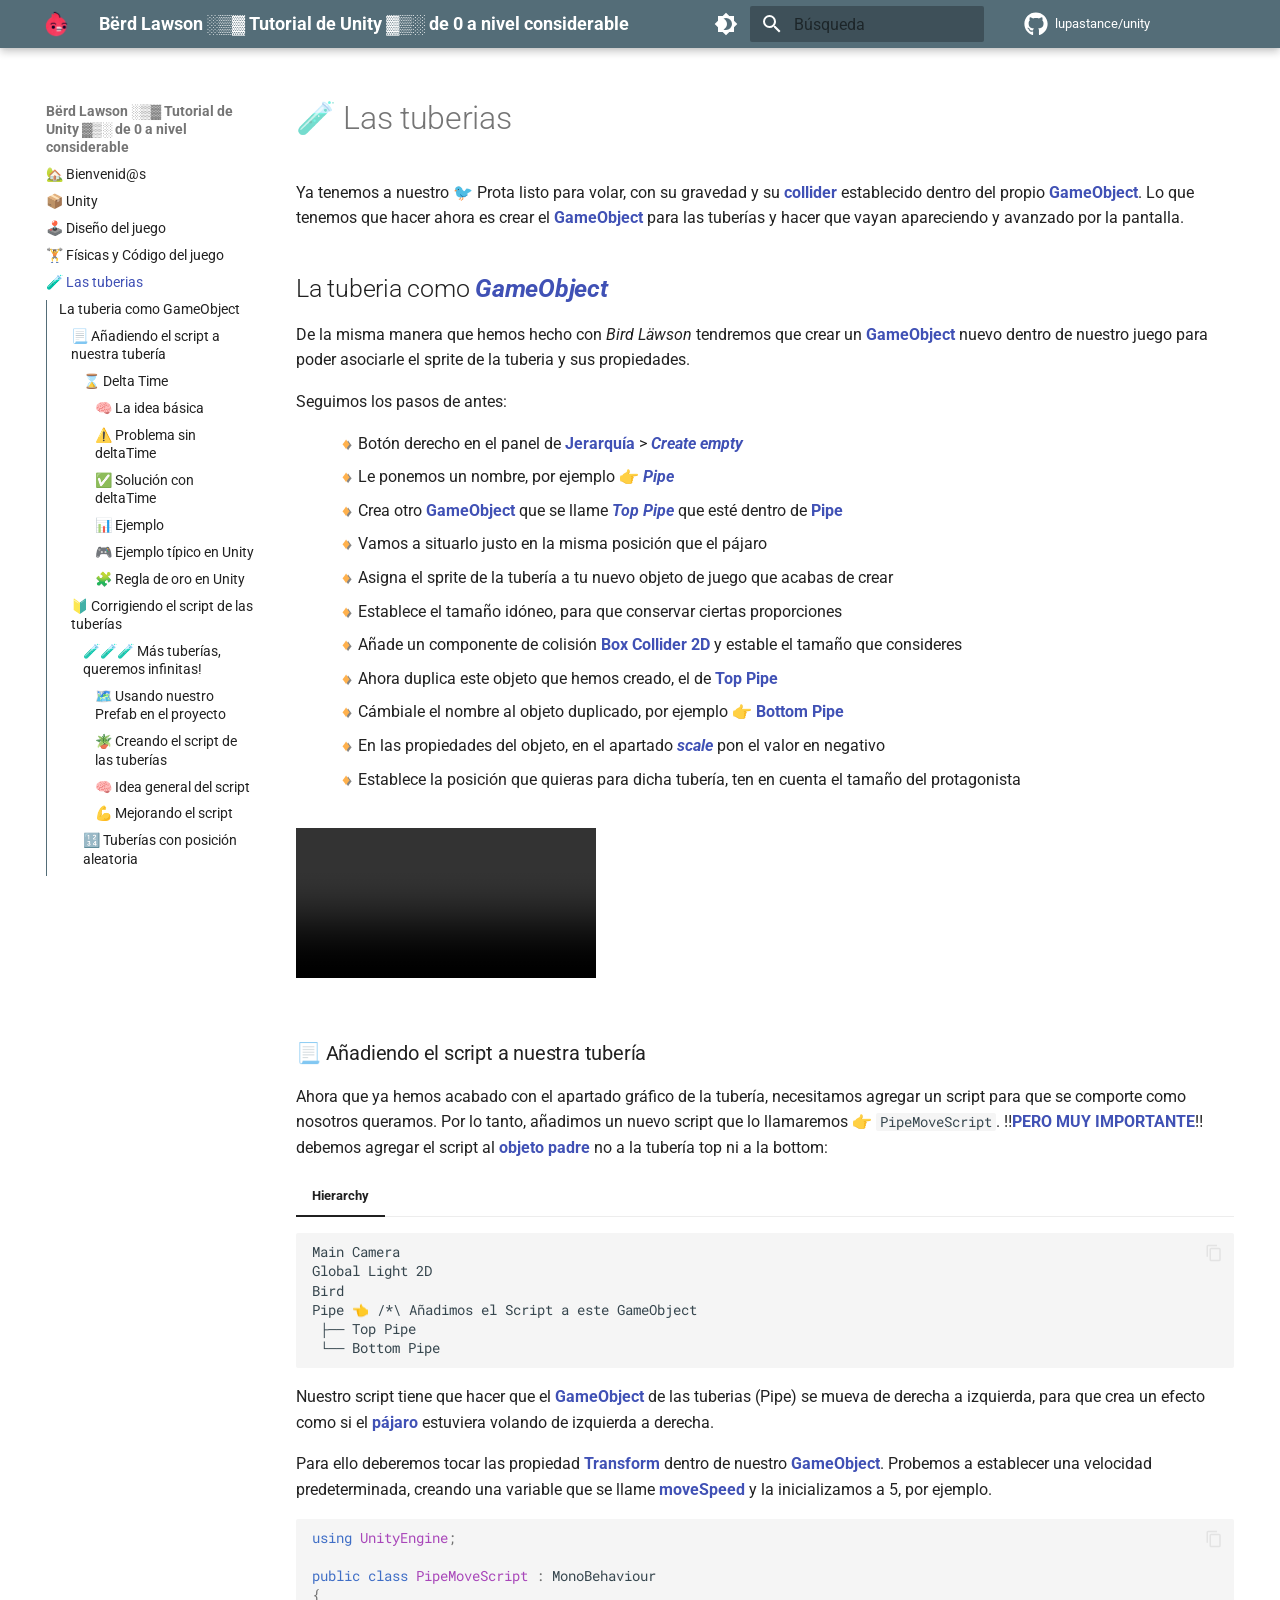
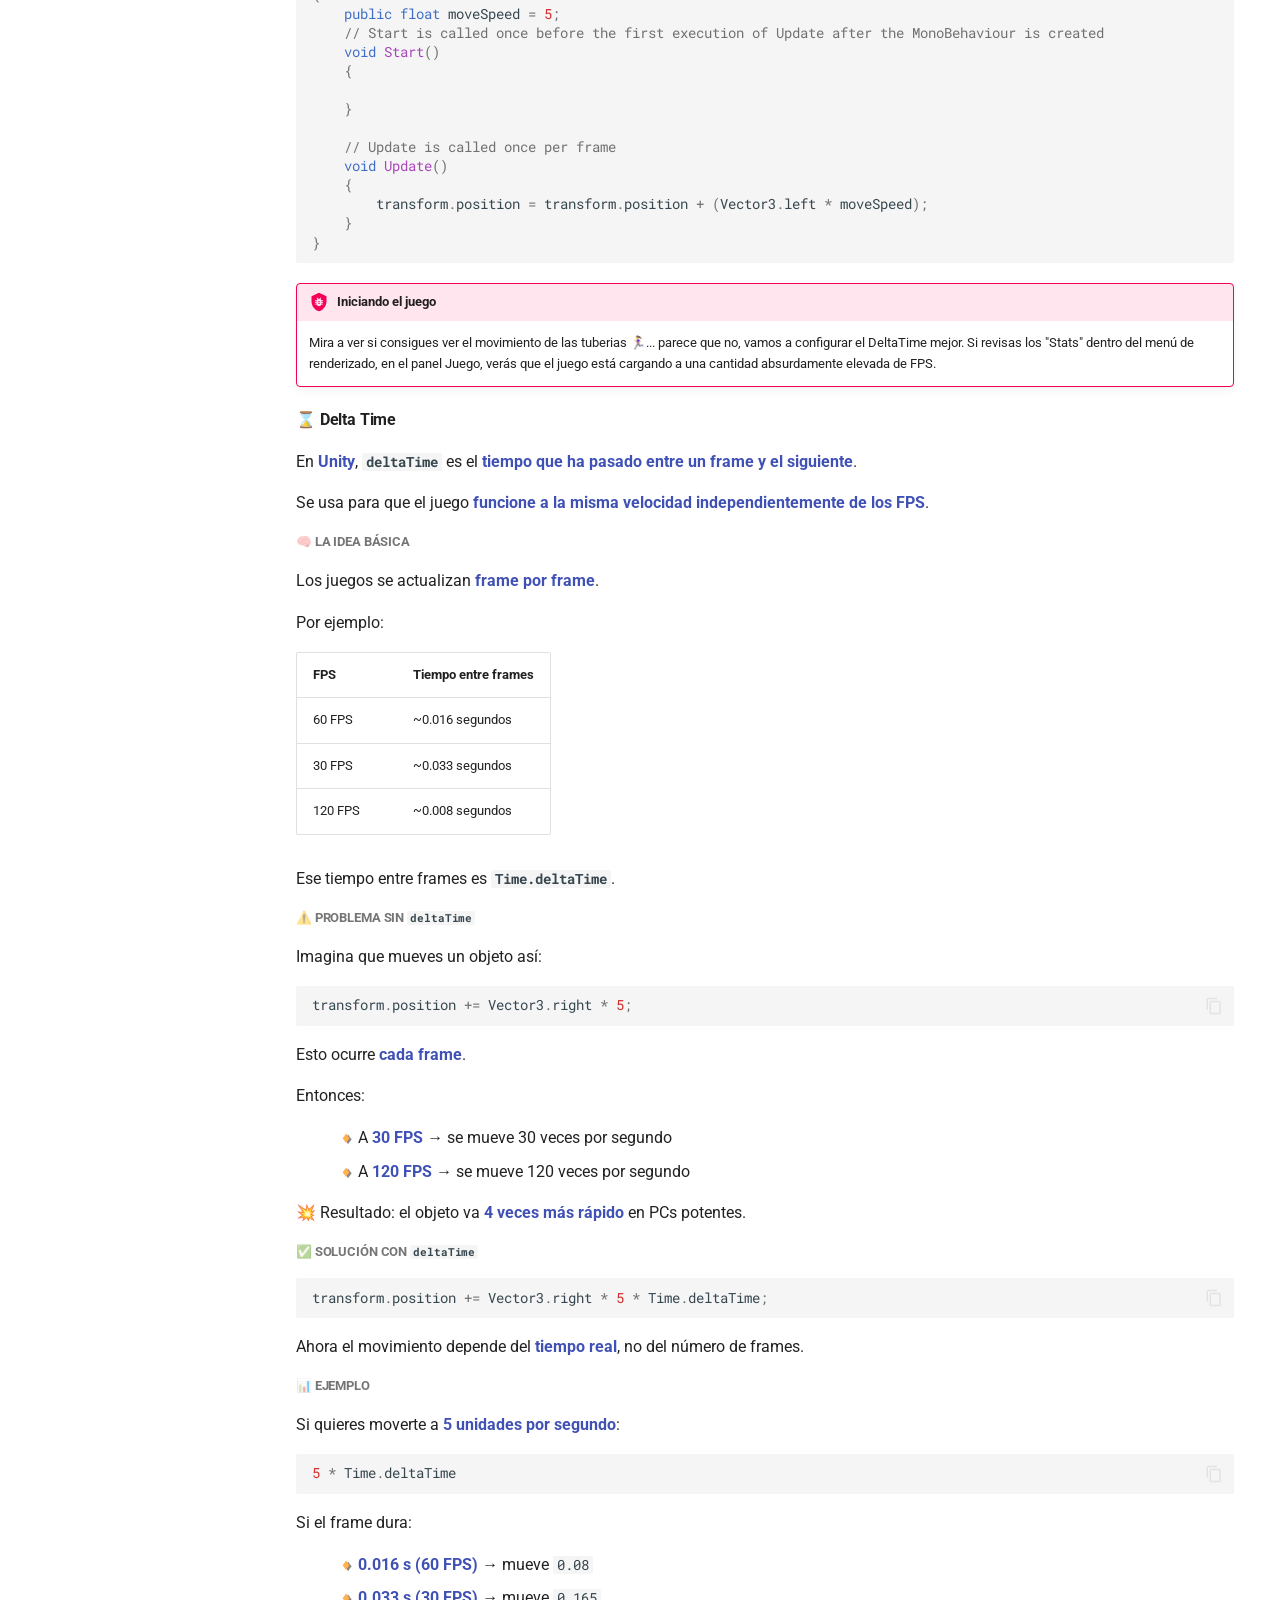
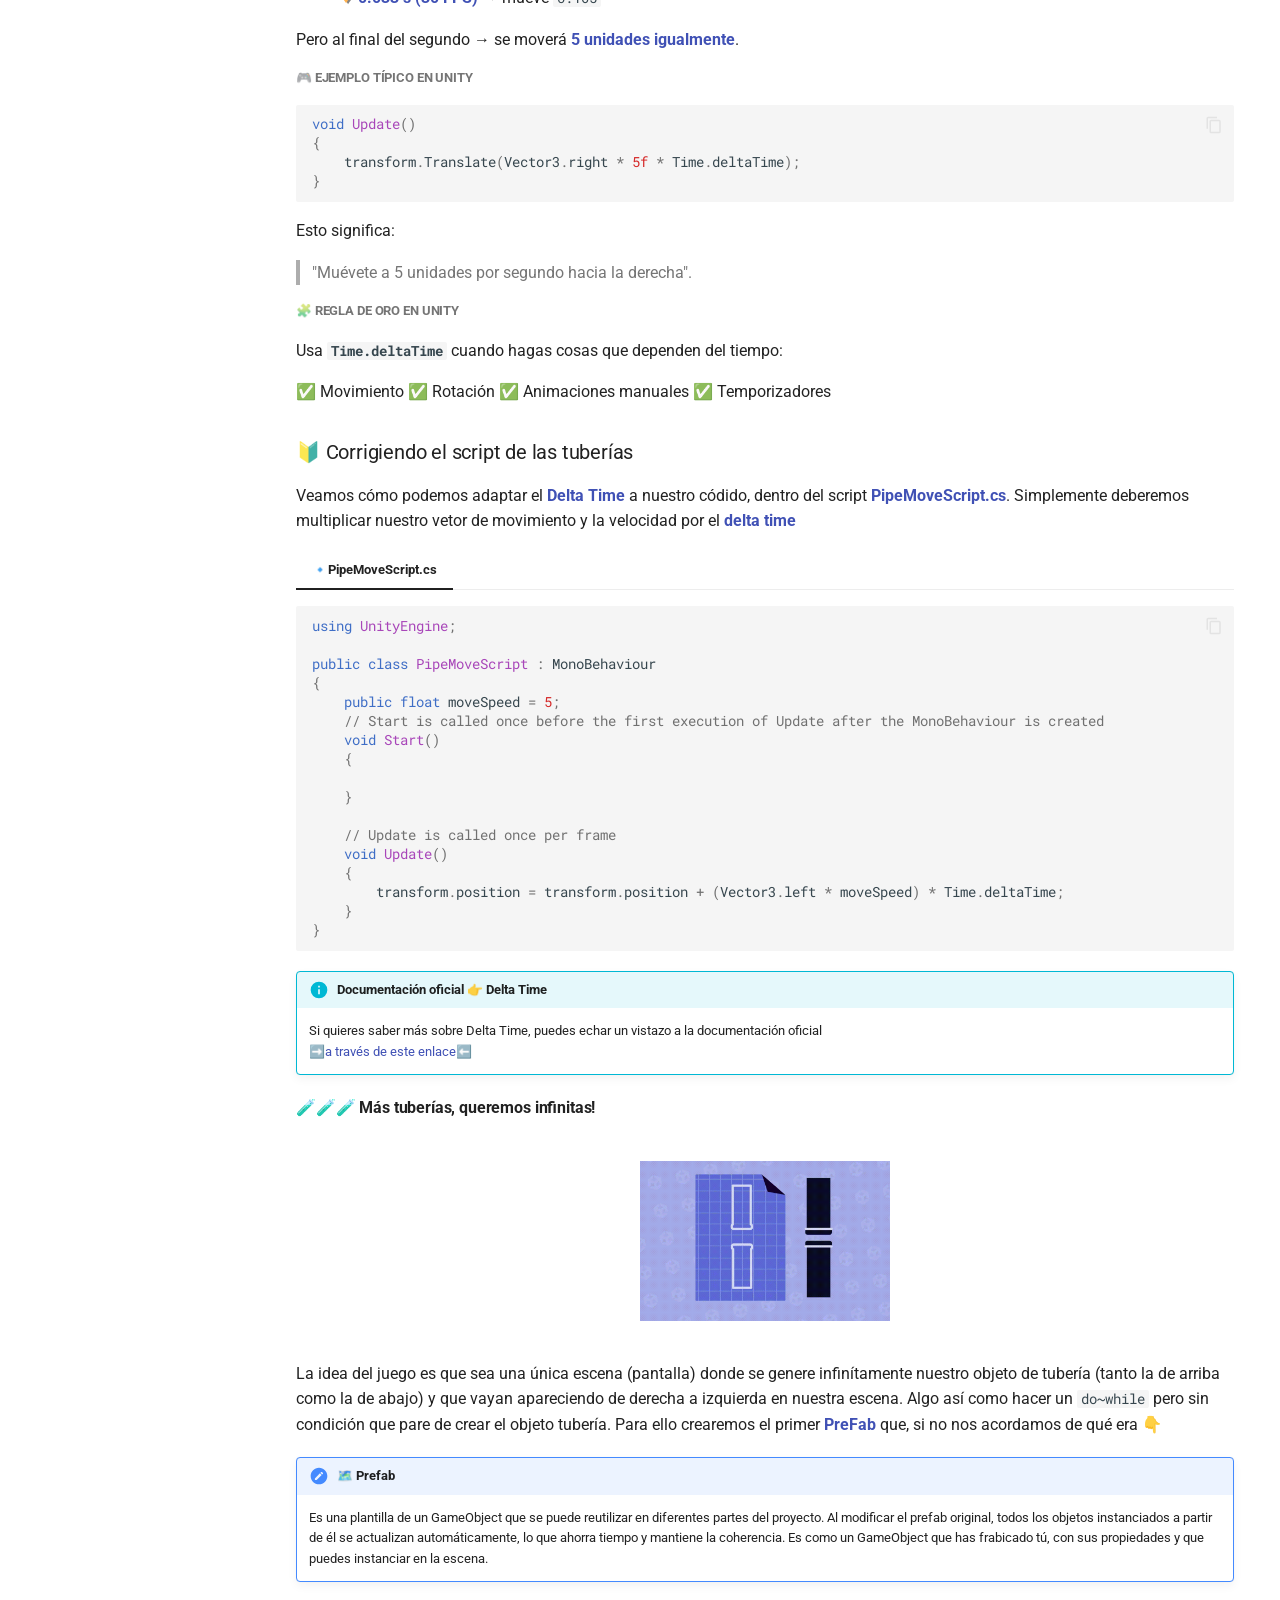
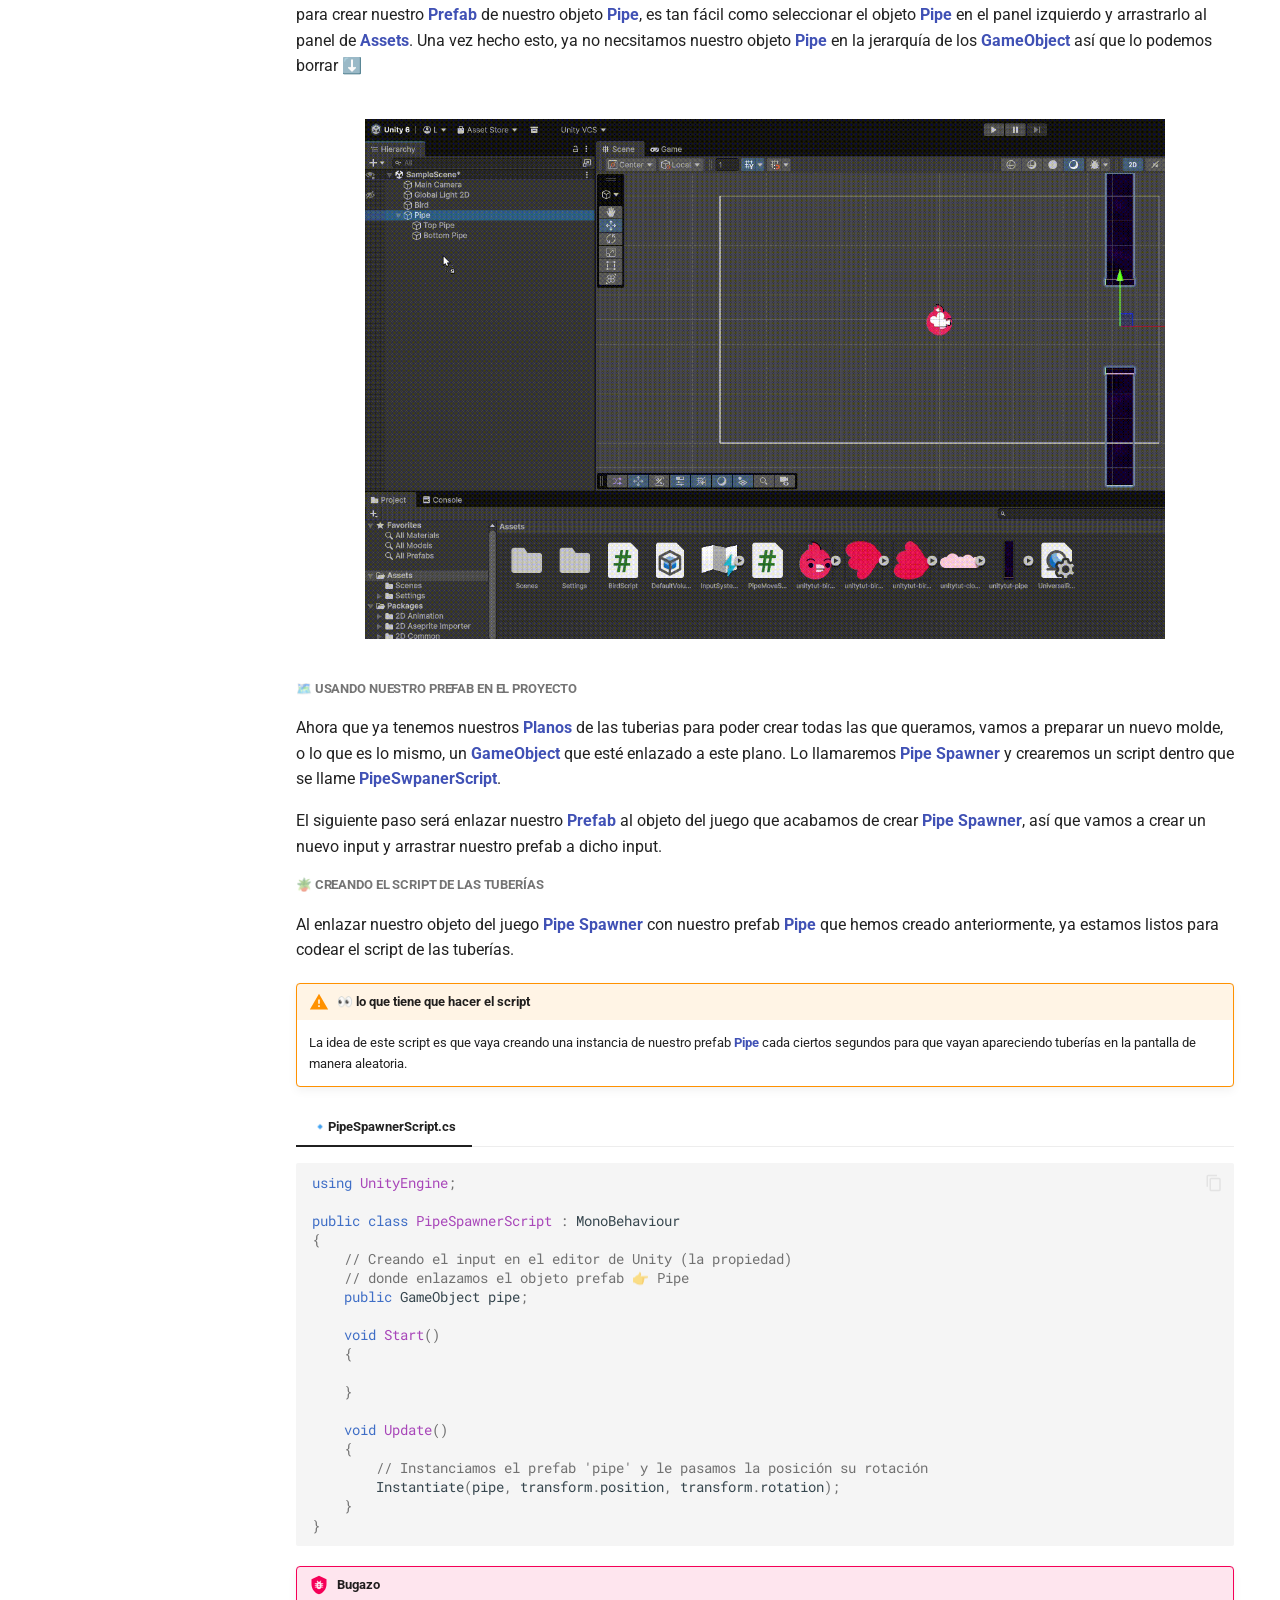
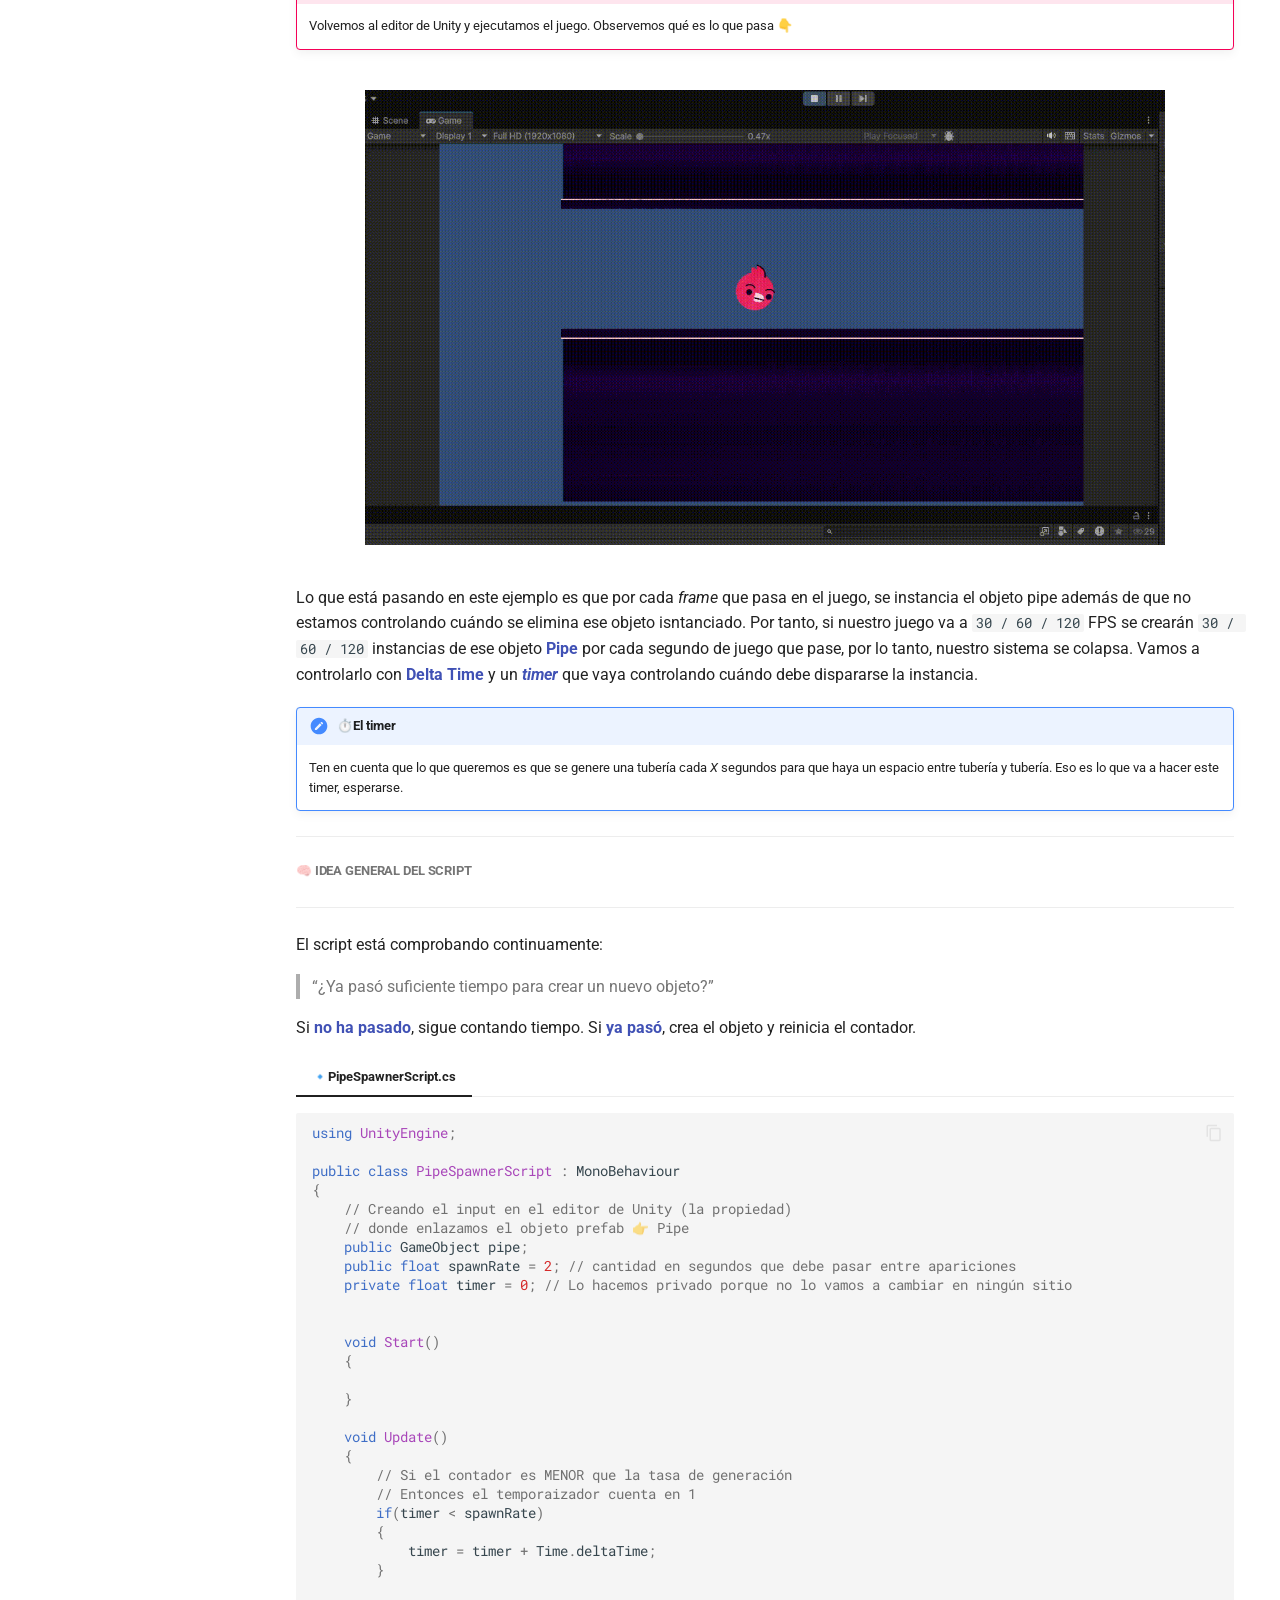
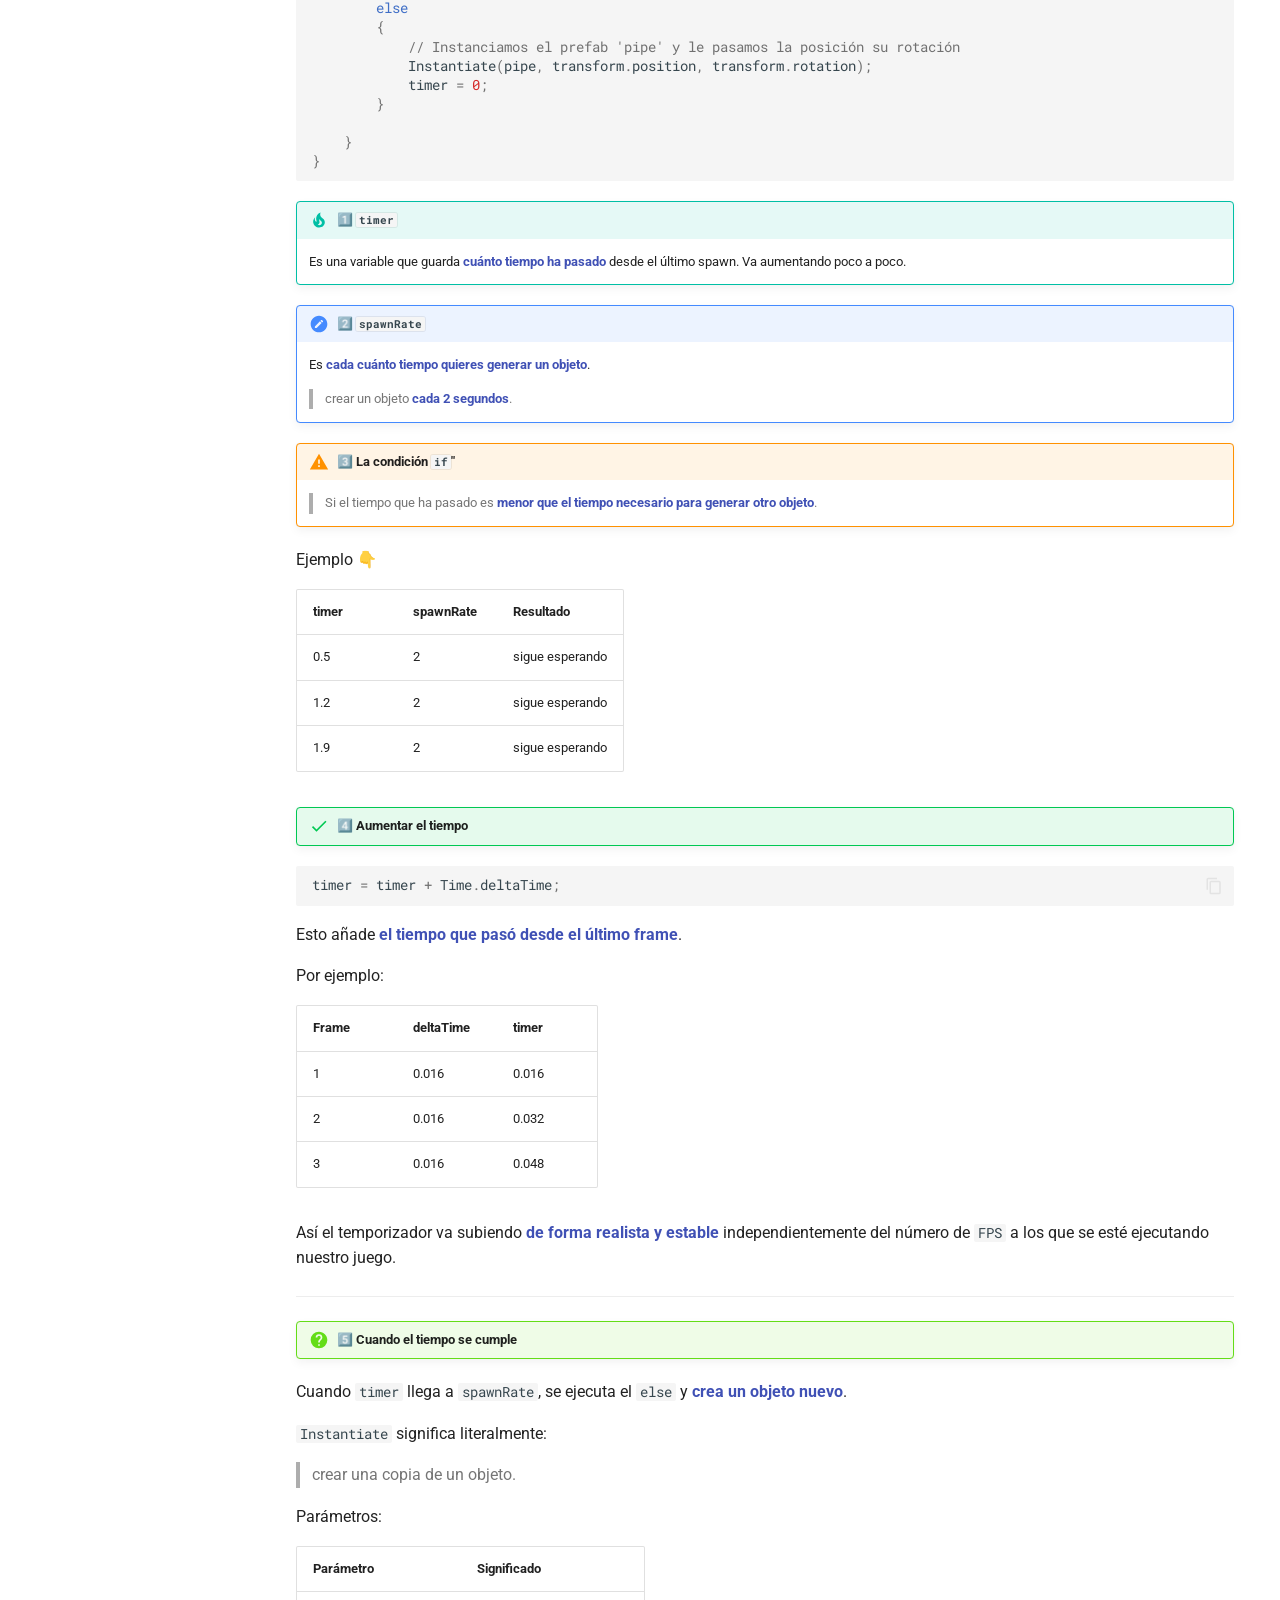
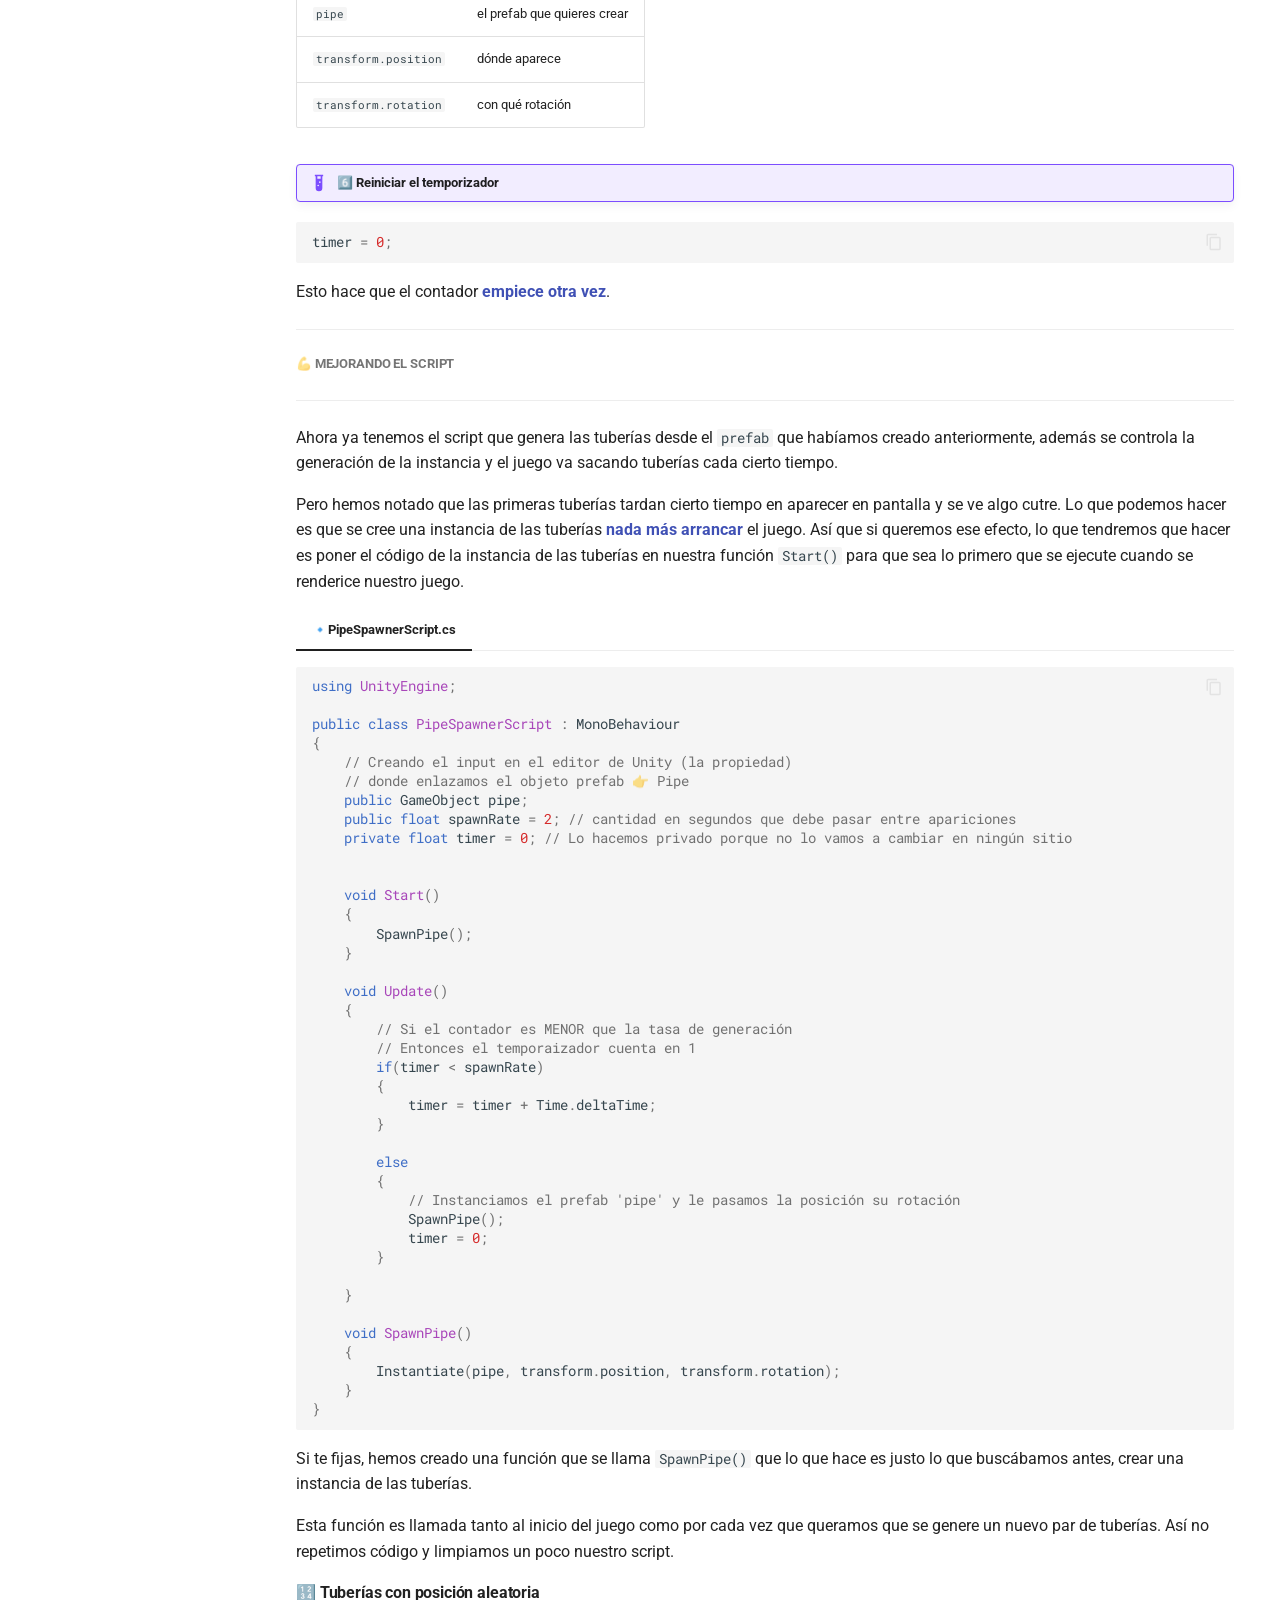
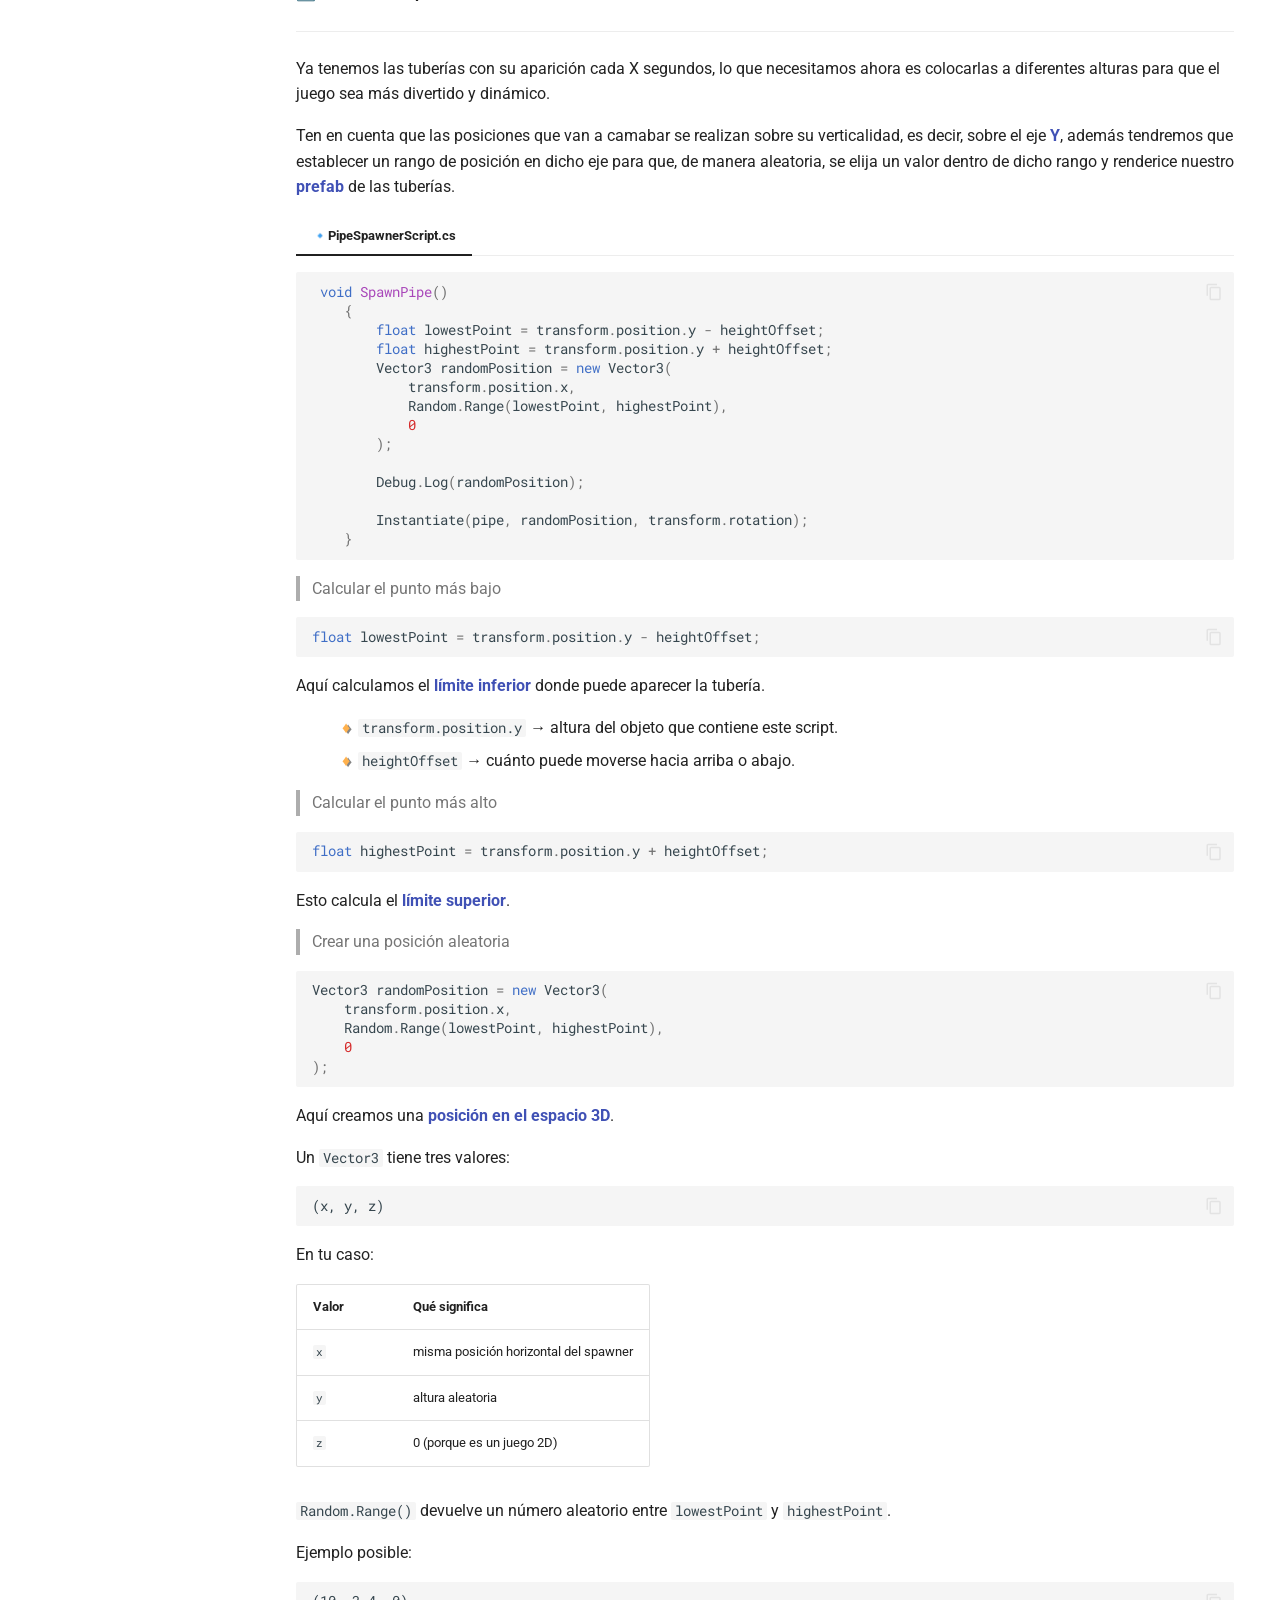
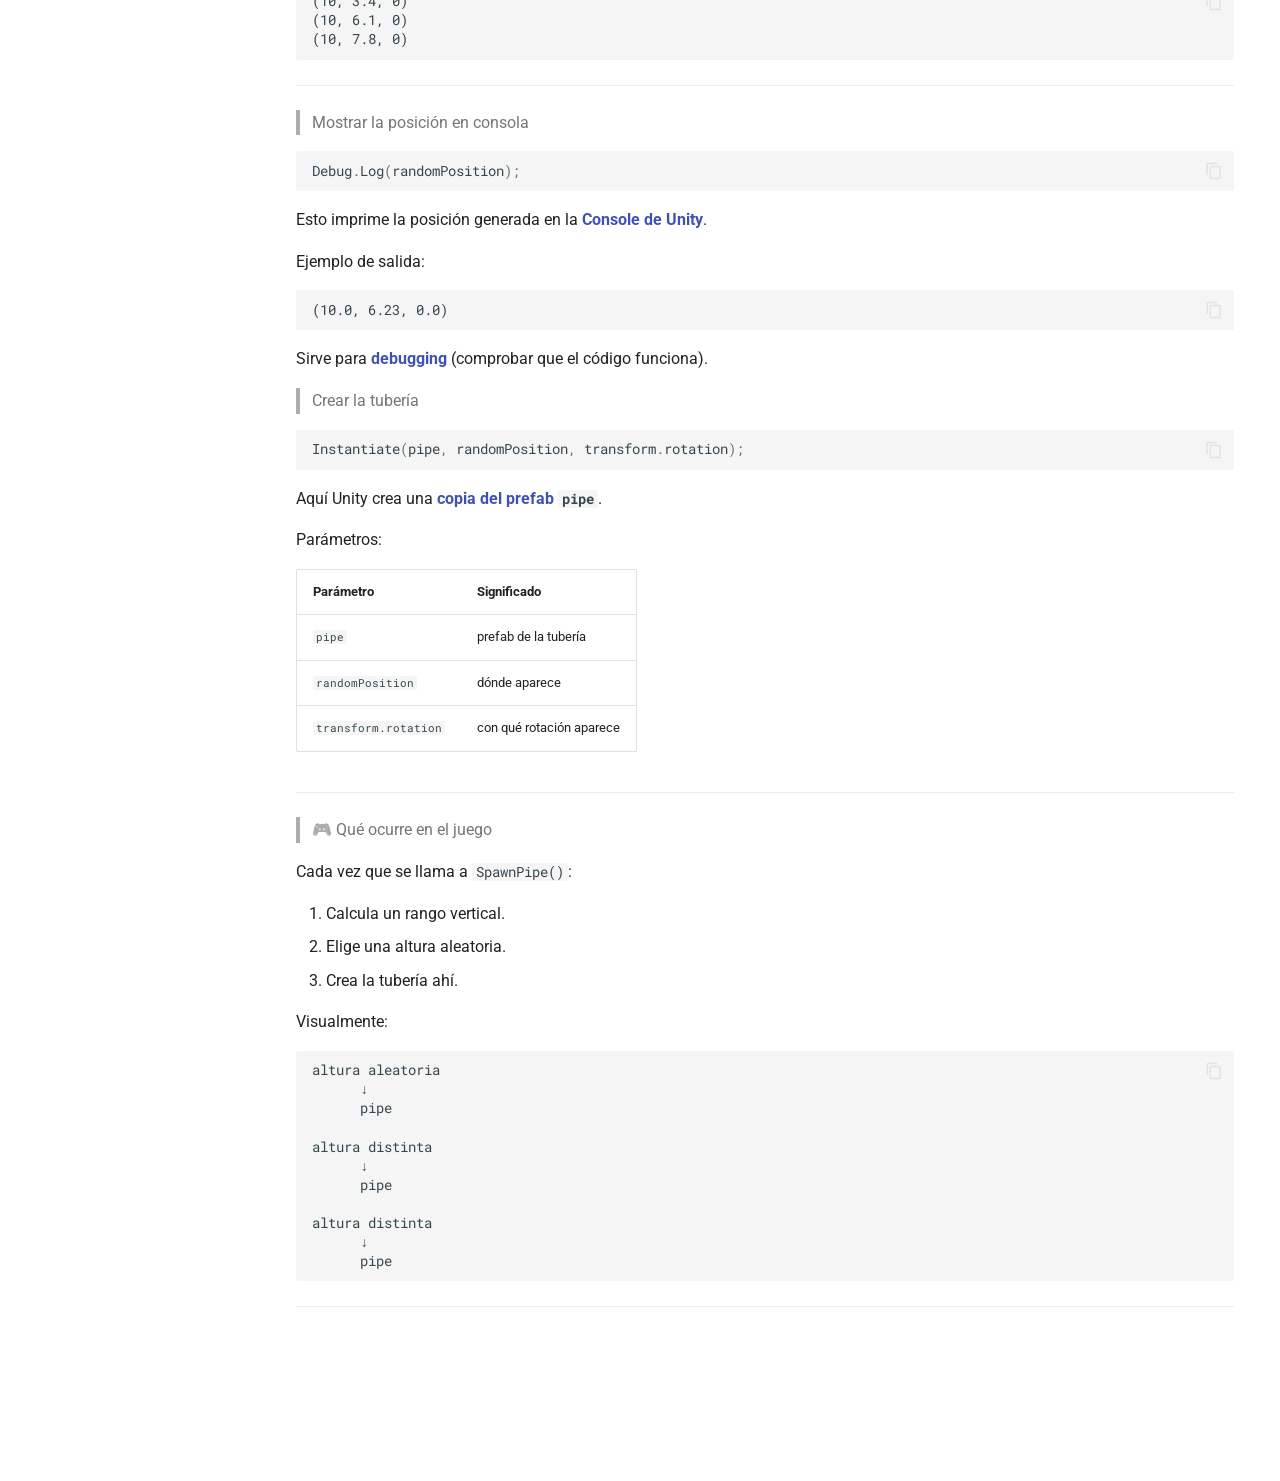
<file: 4 - Las tuberías/index.html>
<!doctype html>
<html lang="es" class="no-js">
  <head>
    
      <meta charset="utf-8">
      <meta name="viewport" content="width=device-width,initial-scale=1">
      
      
      
        <link rel="canonical" href="https://lupastance.github.io/unity/4%20-%20Las%20tuber%C3%ADas/">
      
      
        <link rel="prev" href="../3%20-%20F%C3%ADsicas%20y%20C%C3%B3digo%20del%20juego/">
      
      
      
      <link rel="icon" href="../assets/images/favicon.png">
      <meta name="generator" content="mkdocs-1.6.1, mkdocs-material-9.6.22">
    
    
      
        <title>🧪 Las tuberias - Bërd Lawson ░▒▓ Tutorial de Unity ▓▒░ de 0  a nivel considerable</title>
      
    
    
      <link rel="stylesheet" href="../assets/stylesheets/main.84d31ad4.min.css">
      
        
        <link rel="stylesheet" href="../assets/stylesheets/palette.06af60db.min.css">
      
      

  
  
  
  
  <style>:root{--md-annotation-icon:url('data:image/svg+xml;charset=utf-8,%3Csvg%20xmlns%3D%22http%3A//www.w3.org/2000/svg%22%20viewBox%3D%220%200%2024%2024%22%3E%3Cpath%20d%3D%22M8.17%202.76A10.1%2010.1%200%200%201%2012%202c1.31%200%202.61.26%203.83.76%201.21.5%202.31%201.24%203.24%202.17s1.67%202.03%202.17%203.24c.5%201.22.76%202.52.76%203.83%200%202.65-1.05%205.2-2.93%207.07A9.97%209.97%200%200%201%2012%2022a10.1%2010.1%200%200%201-3.83-.76%2010%2010%200%200%201-3.24-2.17A9.97%209.97%200%200%201%202%2012c0-2.65%201.05-5.2%202.93-7.07.93-.93%202.03-1.67%203.24-2.17M12%2017l1.56-3.42L17%2012l-3.44-1.56L12%207l-1.57%203.44L7%2012l3.43%201.58z%22/%3E%3C/svg%3E');}</style>


    
    
      
    
    
      
        
        
        <link rel="preconnect" href="https://fonts.gstatic.com" crossorigin>
        <link rel="stylesheet" href="https://fonts.googleapis.com/css?family=Roboto:300,300i,400,400i,700,700i%7CRoboto+Mono:400,400i,700,700i&display=fallback">
        <style>:root{--md-text-font:"Roboto";--md-code-font:"Roboto Mono"}</style>
      
    
    
      <link rel="stylesheet" href="../css/extra.css">
    
    <script>__md_scope=new URL("..",location),__md_hash=e=>[...e].reduce(((e,_)=>(e<<5)-e+_.charCodeAt(0)),0),__md_get=(e,_=localStorage,t=__md_scope)=>JSON.parse(_.getItem(t.pathname+"."+e)),__md_set=(e,_,t=localStorage,a=__md_scope)=>{try{t.setItem(a.pathname+"."+e,JSON.stringify(_))}catch(e){}}</script>
    
      

    
    
    
  </head>
  
  
    
    
      
    
    
    
    
    <body dir="ltr" data-md-color-scheme="default" data-md-color-primary="blue-grey" data-md-color-accent="pink">
  
    
    <input class="md-toggle" data-md-toggle="drawer" type="checkbox" id="__drawer" autocomplete="off">
    <input class="md-toggle" data-md-toggle="search" type="checkbox" id="__search" autocomplete="off">
    <label class="md-overlay" for="__drawer"></label>
    <div data-md-component="skip">
      
        
        <a href="#las-tuberias" class="md-skip">
          Saltar a contenido
        </a>
      
    </div>
    <div data-md-component="announce">
      
    </div>
    
    
      

  

<header class="md-header md-header--shadow" data-md-component="header">
  <nav class="md-header__inner md-grid" aria-label="Cabecera">
    <a href=".." title="Bërd Lawson ░▒▓ Tutorial de Unity ▓▒░ de 0  a nivel considerable" class="md-header__button md-logo" aria-label="Bërd Lawson ░▒▓ Tutorial de Unity ▓▒░ de 0  a nivel considerable" data-md-component="logo">
      
  <img src="../assets/bird/face.png" alt="logo">

    </a>
    <label class="md-header__button md-icon" for="__drawer">
      
      <svg xmlns="http://www.w3.org/2000/svg" viewBox="0 0 24 24"><path d="M3 6h18v2H3zm0 5h18v2H3zm0 5h18v2H3z"/></svg>
    </label>
    <div class="md-header__title" data-md-component="header-title">
      <div class="md-header__ellipsis">
        <div class="md-header__topic">
          <span class="md-ellipsis">
            Bërd Lawson ░▒▓ Tutorial de Unity ▓▒░ de 0  a nivel considerable
          </span>
        </div>
        <div class="md-header__topic" data-md-component="header-topic">
          <span class="md-ellipsis">
            
              🧪 Las tuberias
            
          </span>
        </div>
      </div>
    </div>
    
      
        <form class="md-header__option" data-md-component="palette">
  
    
    
    
    <input class="md-option" data-md-color-media="" data-md-color-scheme="default" data-md-color-primary="blue-grey" data-md-color-accent="pink"  aria-label="💤 Cambiar a modo oscuro"  type="radio" name="__palette" id="__palette_0">
    
      <label class="md-header__button md-icon" title="💤 Cambiar a modo oscuro" for="__palette_1" hidden>
        <svg xmlns="http://www.w3.org/2000/svg" viewBox="0 0 24 24"><path d="M12 18c-.89 0-1.74-.2-2.5-.55C11.56 16.5 13 14.42 13 12s-1.44-4.5-3.5-5.45C10.26 6.2 11.11 6 12 6a6 6 0 0 1 6 6 6 6 0 0 1-6 6m8-9.31V4h-4.69L12 .69 8.69 4H4v4.69L.69 12 4 15.31V20h4.69L12 23.31 15.31 20H20v-4.69L23.31 12z"/></svg>
      </label>
    
  
    
    
    
    <input class="md-option" data-md-color-media="" data-md-color-scheme="slate" data-md-color-primary="blue-grey" data-md-color-accent="cyan"  aria-label="👹 Activar el modo psicópata"  type="radio" name="__palette" id="__palette_1">
    
      <label class="md-header__button md-icon" title="👹 Activar el modo psicópata" for="__palette_0" hidden>
        <svg xmlns="http://www.w3.org/2000/svg" viewBox="0 0 24 24"><path d="M12 8a4 4 0 0 0-4 4 4 4 0 0 0 4 4 4 4 0 0 0 4-4 4 4 0 0 0-4-4m0 10a6 6 0 0 1-6-6 6 6 0 0 1 6-6 6 6 0 0 1 6 6 6 6 0 0 1-6 6m8-9.31V4h-4.69L12 .69 8.69 4H4v4.69L.69 12 4 15.31V20h4.69L12 23.31 15.31 20H20v-4.69L23.31 12z"/></svg>
      </label>
    
  
</form>
      
    
    
      <script>var palette=__md_get("__palette");if(palette&&palette.color){if("(prefers-color-scheme)"===palette.color.media){var media=matchMedia("(prefers-color-scheme: light)"),input=document.querySelector(media.matches?"[data-md-color-media='(prefers-color-scheme: light)']":"[data-md-color-media='(prefers-color-scheme: dark)']");palette.color.media=input.getAttribute("data-md-color-media"),palette.color.scheme=input.getAttribute("data-md-color-scheme"),palette.color.primary=input.getAttribute("data-md-color-primary"),palette.color.accent=input.getAttribute("data-md-color-accent")}for(var[key,value]of Object.entries(palette.color))document.body.setAttribute("data-md-color-"+key,value)}</script>
    
    
    
      
      
        <label class="md-header__button md-icon" for="__search">
          
          <svg xmlns="http://www.w3.org/2000/svg" viewBox="0 0 24 24"><path d="M9.5 3A6.5 6.5 0 0 1 16 9.5c0 1.61-.59 3.09-1.56 4.23l.27.27h.79l5 5-1.5 1.5-5-5v-.79l-.27-.27A6.52 6.52 0 0 1 9.5 16 6.5 6.5 0 0 1 3 9.5 6.5 6.5 0 0 1 9.5 3m0 2C7 5 5 7 5 9.5S7 14 9.5 14 14 12 14 9.5 12 5 9.5 5"/></svg>
        </label>
        <div class="md-search" data-md-component="search" role="dialog">
  <label class="md-search__overlay" for="__search"></label>
  <div class="md-search__inner" role="search">
    <form class="md-search__form" name="search">
      <input type="text" class="md-search__input" name="query" aria-label="Búsqueda" placeholder="Búsqueda" autocapitalize="off" autocorrect="off" autocomplete="off" spellcheck="false" data-md-component="search-query" required>
      <label class="md-search__icon md-icon" for="__search">
        
        <svg xmlns="http://www.w3.org/2000/svg" viewBox="0 0 24 24"><path d="M9.5 3A6.5 6.5 0 0 1 16 9.5c0 1.61-.59 3.09-1.56 4.23l.27.27h.79l5 5-1.5 1.5-5-5v-.79l-.27-.27A6.52 6.52 0 0 1 9.5 16 6.5 6.5 0 0 1 3 9.5 6.5 6.5 0 0 1 9.5 3m0 2C7 5 5 7 5 9.5S7 14 9.5 14 14 12 14 9.5 12 5 9.5 5"/></svg>
        
        <svg xmlns="http://www.w3.org/2000/svg" viewBox="0 0 24 24"><path d="M20 11v2H8l5.5 5.5-1.42 1.42L4.16 12l7.92-7.92L13.5 5.5 8 11z"/></svg>
      </label>
      <nav class="md-search__options" aria-label="Buscar">
        
        <button type="reset" class="md-search__icon md-icon" title="Limpiar" aria-label="Limpiar" tabindex="-1">
          
          <svg xmlns="http://www.w3.org/2000/svg" viewBox="0 0 24 24"><path d="M19 6.41 17.59 5 12 10.59 6.41 5 5 6.41 10.59 12 5 17.59 6.41 19 12 13.41 17.59 19 19 17.59 13.41 12z"/></svg>
        </button>
      </nav>
      
        <div class="md-search__suggest" data-md-component="search-suggest"></div>
      
    </form>
    <div class="md-search__output">
      <div class="md-search__scrollwrap" tabindex="0" data-md-scrollfix>
        <div class="md-search-result" data-md-component="search-result">
          <div class="md-search-result__meta">
            Inicializando búsqueda
          </div>
          <ol class="md-search-result__list" role="presentation"></ol>
        </div>
      </div>
    </div>
  </div>
</div>
      
    
    
      <div class="md-header__source">
        <a href="https://github.com/lupastance/unity" title="Ir al repositorio" class="md-source" data-md-component="source">
  <div class="md-source__icon md-icon">
    
    <svg xmlns="http://www.w3.org/2000/svg" viewBox="0 0 512 512"><!--! Font Awesome Free 7.1.0 by @fontawesome - https://fontawesome.com License - https://fontawesome.com/license/free (Icons: CC BY 4.0, Fonts: SIL OFL 1.1, Code: MIT License) Copyright 2025 Fonticons, Inc.--><path d="M173.9 397.4c0 2-2.3 3.6-5.2 3.6-3.3.3-5.6-1.3-5.6-3.6 0-2 2.3-3.6 5.2-3.6 3-.3 5.6 1.3 5.6 3.6m-31.1-4.5c-.7 2 1.3 4.3 4.3 4.9 2.6 1 5.6 0 6.2-2s-1.3-4.3-4.3-5.2c-2.6-.7-5.5.3-6.2 2.3m44.2-1.7c-2.9.7-4.9 2.6-4.6 4.9.3 2 2.9 3.3 5.9 2.6 2.9-.7 4.9-2.6 4.6-4.6-.3-1.9-3-3.2-5.9-2.9M252.8 8C114.1 8 8 113.3 8 252c0 110.9 69.8 205.8 169.5 239.2 12.8 2.3 17.3-5.6 17.3-12.1 0-6.2-.3-40.4-.3-61.4 0 0-70 15-84.7-29.8 0 0-11.4-29.1-27.8-36.6 0 0-22.9-15.7 1.6-15.4 0 0 24.9 2 38.6 25.8 21.9 38.6 58.6 27.5 72.9 20.9 2.3-16 8.8-27.1 16-33.7-55.9-6.2-112.3-14.3-112.3-110.5 0-27.5 7.6-41.3 23.6-58.9-2.6-6.5-11.1-33.3 2.6-67.9 20.9-6.5 69 27 69 27 20-5.6 41.5-8.5 62.8-8.5s42.8 2.9 62.8 8.5c0 0 48.1-33.6 69-27 13.7 34.7 5.2 61.4 2.6 67.9 16 17.7 25.8 31.5 25.8 58.9 0 96.5-58.9 104.2-114.8 110.5 9.2 7.9 17 22.9 17 46.4 0 33.7-.3 75.4-.3 83.6 0 6.5 4.6 14.4 17.3 12.1C436.2 457.8 504 362.9 504 252 504 113.3 391.5 8 252.8 8M105.2 352.9c-1.3 1-1 3.3.7 5.2 1.6 1.6 3.9 2.3 5.2 1 1.3-1 1-3.3-.7-5.2-1.6-1.6-3.9-2.3-5.2-1m-10.8-8.1c-.7 1.3.3 2.9 2.3 3.9 1.6 1 3.6.7 4.3-.7.7-1.3-.3-2.9-2.3-3.9-2-.6-3.6-.3-4.3.7m32.4 35.6c-1.6 1.3-1 4.3 1.3 6.2 2.3 2.3 5.2 2.6 6.5 1 1.3-1.3.7-4.3-1.3-6.2-2.2-2.3-5.2-2.6-6.5-1m-11.4-14.7c-1.6 1-1.6 3.6 0 5.9s4.3 3.3 5.6 2.3c1.6-1.3 1.6-3.9 0-6.2-1.4-2.3-4-3.3-5.6-2"/></svg>
  </div>
  <div class="md-source__repository">
    lupastance/unity
  </div>
</a>
      </div>
    
  </nav>
  
</header>
    
    <div class="md-container" data-md-component="container">
      
      
        
          
        
      
      <main class="md-main" data-md-component="main">
        <div class="md-main__inner md-grid">
          
            
              
              <div class="md-sidebar md-sidebar--primary" data-md-component="sidebar" data-md-type="navigation" >
                <div class="md-sidebar__scrollwrap">
                  <div class="md-sidebar__inner">
                    



  

<nav class="md-nav md-nav--primary md-nav--integrated" aria-label="Navegación" data-md-level="0">
  <label class="md-nav__title" for="__drawer">
    <a href=".." title="Bërd Lawson ░▒▓ Tutorial de Unity ▓▒░ de 0  a nivel considerable" class="md-nav__button md-logo" aria-label="Bërd Lawson ░▒▓ Tutorial de Unity ▓▒░ de 0  a nivel considerable" data-md-component="logo">
      
  <img src="../assets/bird/face.png" alt="logo">

    </a>
    Bërd Lawson ░▒▓ Tutorial de Unity ▓▒░ de 0  a nivel considerable
  </label>
  
    <div class="md-nav__source">
      <a href="https://github.com/lupastance/unity" title="Ir al repositorio" class="md-source" data-md-component="source">
  <div class="md-source__icon md-icon">
    
    <svg xmlns="http://www.w3.org/2000/svg" viewBox="0 0 512 512"><!--! Font Awesome Free 7.1.0 by @fontawesome - https://fontawesome.com License - https://fontawesome.com/license/free (Icons: CC BY 4.0, Fonts: SIL OFL 1.1, Code: MIT License) Copyright 2025 Fonticons, Inc.--><path d="M173.9 397.4c0 2-2.3 3.6-5.2 3.6-3.3.3-5.6-1.3-5.6-3.6 0-2 2.3-3.6 5.2-3.6 3-.3 5.6 1.3 5.6 3.6m-31.1-4.5c-.7 2 1.3 4.3 4.3 4.9 2.6 1 5.6 0 6.2-2s-1.3-4.3-4.3-5.2c-2.6-.7-5.5.3-6.2 2.3m44.2-1.7c-2.9.7-4.9 2.6-4.6 4.9.3 2 2.9 3.3 5.9 2.6 2.9-.7 4.9-2.6 4.6-4.6-.3-1.9-3-3.2-5.9-2.9M252.8 8C114.1 8 8 113.3 8 252c0 110.9 69.8 205.8 169.5 239.2 12.8 2.3 17.3-5.6 17.3-12.1 0-6.2-.3-40.4-.3-61.4 0 0-70 15-84.7-29.8 0 0-11.4-29.1-27.8-36.6 0 0-22.9-15.7 1.6-15.4 0 0 24.9 2 38.6 25.8 21.9 38.6 58.6 27.5 72.9 20.9 2.3-16 8.8-27.1 16-33.7-55.9-6.2-112.3-14.3-112.3-110.5 0-27.5 7.6-41.3 23.6-58.9-2.6-6.5-11.1-33.3 2.6-67.9 20.9-6.5 69 27 69 27 20-5.6 41.5-8.5 62.8-8.5s42.8 2.9 62.8 8.5c0 0 48.1-33.6 69-27 13.7 34.7 5.2 61.4 2.6 67.9 16 17.7 25.8 31.5 25.8 58.9 0 96.5-58.9 104.2-114.8 110.5 9.2 7.9 17 22.9 17 46.4 0 33.7-.3 75.4-.3 83.6 0 6.5 4.6 14.4 17.3 12.1C436.2 457.8 504 362.9 504 252 504 113.3 391.5 8 252.8 8M105.2 352.9c-1.3 1-1 3.3.7 5.2 1.6 1.6 3.9 2.3 5.2 1 1.3-1 1-3.3-.7-5.2-1.6-1.6-3.9-2.3-5.2-1m-10.8-8.1c-.7 1.3.3 2.9 2.3 3.9 1.6 1 3.6.7 4.3-.7.7-1.3-.3-2.9-2.3-3.9-2-.6-3.6-.3-4.3.7m32.4 35.6c-1.6 1.3-1 4.3 1.3 6.2 2.3 2.3 5.2 2.6 6.5 1 1.3-1.3.7-4.3-1.3-6.2-2.2-2.3-5.2-2.6-6.5-1m-11.4-14.7c-1.6 1-1.6 3.6 0 5.9s4.3 3.3 5.6 2.3c1.6-1.3 1.6-3.9 0-6.2-1.4-2.3-4-3.3-5.6-2"/></svg>
  </div>
  <div class="md-source__repository">
    lupastance/unity
  </div>
</a>
    </div>
  
  <ul class="md-nav__list" data-md-scrollfix>
    
      
      
  
  
  
  
    <li class="md-nav__item">
      <a href=".." class="md-nav__link">
        
  
  
  <span class="md-ellipsis">
    🏡 Bienvenid@s
    
  </span>
  

      </a>
    </li>
  

    
      
      
  
  
  
  
    <li class="md-nav__item">
      <a href="../1%20-%20unity/" class="md-nav__link">
        
  
  
  <span class="md-ellipsis">
    📦 Unity
    
  </span>
  

      </a>
    </li>
  

    
      
      
  
  
  
  
    <li class="md-nav__item">
      <a href="../2%20-%20Dise%C3%B1o%20del%20juego/" class="md-nav__link">
        
  
  
  <span class="md-ellipsis">
    🕹️ Diseño del juego
    
  </span>
  

      </a>
    </li>
  

    
      
      
  
  
  
  
    <li class="md-nav__item">
      <a href="../3%20-%20F%C3%ADsicas%20y%20C%C3%B3digo%20del%20juego/" class="md-nav__link">
        
  
  
  <span class="md-ellipsis">
    🏋️ Físicas y Código del juego
    
  </span>
  

      </a>
    </li>
  

    
      
      
  
  
    
  
  
  
    <li class="md-nav__item md-nav__item--active">
      
      <input class="md-nav__toggle md-toggle" type="checkbox" id="__toc">
      
      
        
      
      
        <label class="md-nav__link md-nav__link--active" for="__toc">
          
  
  
  <span class="md-ellipsis">
    🧪 Las tuberias
    
  </span>
  

          <span class="md-nav__icon md-icon"></span>
        </label>
      
      <a href="./" class="md-nav__link md-nav__link--active">
        
  
  
  <span class="md-ellipsis">
    🧪 Las tuberias
    
  </span>
  

      </a>
      
        

<nav class="md-nav md-nav--secondary" aria-label="Tabla de contenidos">
  
  
  
    
  
  
    <label class="md-nav__title" for="__toc">
      <span class="md-nav__icon md-icon"></span>
      Tabla de contenidos
    </label>
    <ul class="md-nav__list" data-md-component="toc" data-md-scrollfix>
      
        <li class="md-nav__item">
  <a href="#la-tuberia-como-gameobject" class="md-nav__link">
    <span class="md-ellipsis">
      La tuberia como GameObject
    </span>
  </a>
  
    <nav class="md-nav" aria-label="La tuberia como GameObject">
      <ul class="md-nav__list">
        
          <li class="md-nav__item">
  <a href="#anadiendo-el-script-a-nuestra-tuberia" class="md-nav__link">
    <span class="md-ellipsis">
      📃 Añadiendo el script a nuestra tubería
    </span>
  </a>
  
    <nav class="md-nav" aria-label="📃 Añadiendo el script a nuestra tubería">
      <ul class="md-nav__list">
        
          <li class="md-nav__item">
  <a href="#delta-time" class="md-nav__link">
    <span class="md-ellipsis">
      ⌛ Delta Time
    </span>
  </a>
  
    <nav class="md-nav" aria-label="⌛ Delta Time">
      <ul class="md-nav__list">
        
          <li class="md-nav__item">
  <a href="#la-idea-basica" class="md-nav__link">
    <span class="md-ellipsis">
      🧠 La idea básica
    </span>
  </a>
  
</li>
        
          <li class="md-nav__item">
  <a href="#problema-sin-deltatime" class="md-nav__link">
    <span class="md-ellipsis">
      ⚠️ Problema sin deltaTime
    </span>
  </a>
  
</li>
        
          <li class="md-nav__item">
  <a href="#solucion-con-deltatime" class="md-nav__link">
    <span class="md-ellipsis">
      ✅ Solución con deltaTime
    </span>
  </a>
  
</li>
        
          <li class="md-nav__item">
  <a href="#ejemplo" class="md-nav__link">
    <span class="md-ellipsis">
      📊 Ejemplo
    </span>
  </a>
  
</li>
        
          <li class="md-nav__item">
  <a href="#ejemplo-tipico-en-unity" class="md-nav__link">
    <span class="md-ellipsis">
      🎮 Ejemplo típico en Unity
    </span>
  </a>
  
</li>
        
          <li class="md-nav__item">
  <a href="#regla-de-oro-en-unity" class="md-nav__link">
    <span class="md-ellipsis">
      🧩 Regla de oro en Unity
    </span>
  </a>
  
</li>
        
      </ul>
    </nav>
  
</li>
        
      </ul>
    </nav>
  
</li>
        
          <li class="md-nav__item">
  <a href="#corrigiendo-el-script-de-las-tuberias" class="md-nav__link">
    <span class="md-ellipsis">
      🔰 Corrigiendo el script de las tuberías
    </span>
  </a>
  
    <nav class="md-nav" aria-label="🔰 Corrigiendo el script de las tuberías">
      <ul class="md-nav__list">
        
          <li class="md-nav__item">
  <a href="#mas-tuberias-queremos-infinitas" class="md-nav__link">
    <span class="md-ellipsis">
      🧪🧪🧪 Más tuberías, queremos infinitas!
    </span>
  </a>
  
    <nav class="md-nav" aria-label="🧪🧪🧪 Más tuberías, queremos infinitas!">
      <ul class="md-nav__list">
        
          <li class="md-nav__item">
  <a href="#usando-nuestro-prefab-en-el-proyecto" class="md-nav__link">
    <span class="md-ellipsis">
      🗺️ Usando nuestro Prefab en el proyecto
    </span>
  </a>
  
</li>
        
          <li class="md-nav__item">
  <a href="#creando-el-script-de-las-tuberias" class="md-nav__link">
    <span class="md-ellipsis">
      🪴 Creando el script de las tuberías
    </span>
  </a>
  
</li>
        
          <li class="md-nav__item">
  <a href="#idea-general-del-script" class="md-nav__link">
    <span class="md-ellipsis">
      🧠 Idea general del script
    </span>
  </a>
  
</li>
        
          <li class="md-nav__item">
  <a href="#mejorando-el-script" class="md-nav__link">
    <span class="md-ellipsis">
      💪 Mejorando el script
    </span>
  </a>
  
</li>
        
      </ul>
    </nav>
  
</li>
        
          <li class="md-nav__item">
  <a href="#tuberias-con-posicion-aleatoria" class="md-nav__link">
    <span class="md-ellipsis">
      🔢 Tuberías con posición aleatoria
    </span>
  </a>
  
</li>
        
      </ul>
    </nav>
  
</li>
        
      </ul>
    </nav>
  
</li>
      
    </ul>
  
</nav>
      
    </li>
  

    
  </ul>
</nav>
                  </div>
                </div>
              </div>
            
            
          
          
            <div class="md-content" data-md-component="content">
              <article class="md-content__inner md-typeset">
                
                  


  
  


<h1 id="las-tuberias">🧪 Las tuberias</h1>
<p>Ya tenemos a nuestro 🐦 Prota listo para volar, con su gravedad y su <strong>collider</strong> establecido dentro del propio <strong>GameObject</strong>. Lo que tenemos que hacer ahora es crear el <strong>GameObject</strong> para las tuberías y hacer que vayan apareciendo y avanzado por la pantalla.</p>
<h2 id="la-tuberia-como-gameobject">La tuberia como <strong><em>GameObject</em></strong></h2>
<p>De la misma manera que hemos hecho con <em>Bird Läwson</em> tendremos que crear un <strong>GameObject</strong> nuevo dentro de nuestro juego para poder asociarle el sprite de la tuberia y sus propiedades.</p>
<p>Seguimos los pasos de antes:</p>
<ul>
<li>Botón derecho en el panel de <strong>Jerarquía</strong> &gt; <strong><em>Create empty</em></strong></li>
<li>Le ponemos un nombre, por ejemplo 👉 <strong><em>Pipe</em></strong></li>
<li>Crea otro <strong>GameObject</strong> que se llame <strong><em>Top Pipe</em></strong> que esté dentro de <strong>Pipe</strong></li>
<li>Vamos a situarlo justo en la misma posición que el pájaro</li>
<li>Asigna el sprite de la tubería a tu nuevo objeto de juego que acabas de crear</li>
<li>Establece el tamaño idóneo, para que conservar ciertas proporciones</li>
<li>Añade un componente de colisión <strong>Box Collider 2D</strong> y estable el tamaño que consideres</li>
<li>Ahora duplica este objeto que hemos creado, el de <strong>Top Pipe</strong></li>
<li>Cámbiale el nombre al objeto duplicado, por ejemplo 👉 <strong>Bottom Pipe</strong></li>
<li>En las propiedades del objeto, en el apartado <strong><em>scale</em></strong> pon el valor en negativo</li>
<li>Establece la posición que quieras para dicha tubería, ten en cuenta el tamaño del protagonista</li>
</ul>
<video controls style="margin: 20px auto;">
  <source src="../assets/pipes.mp4" type="video/mp4">
  Tu navegador no soporta el video.
</video>

<h3 id="anadiendo-el-script-a-nuestra-tuberia">📃 Añadiendo el script a nuestra tubería</h3>
<p>Ahora que ya hemos acabado con el apartado gráfico de la tubería, necesitamos agregar un script para que se comporte como nosotros queramos. Por lo tanto, añadimos un nuevo script que lo llamaremos 👉 <code>PipeMoveScript</code>. ‼️<strong>PERO MUY IMPORTANTE</strong>‼️debemos agregar el script al <strong>objeto padre</strong> no a la tubería top ni a la bottom:</p>
<div class="tabbed-set tabbed-alternate" data-tabs="1:1"><input checked="checked" id="__tabbed_1_1" name="__tabbed_1" type="radio" /><div class="tabbed-labels"><label for="__tabbed_1_1">Hierarchy</label></div>
<div class="tabbed-content">
<div class="tabbed-block"></div>
</div>
</div>
<div class="language-text highlight"><pre><span></span><code><span id="__span-0-1"><a id="__codelineno-0-1" name="__codelineno-0-1" href="#__codelineno-0-1"></a>Main Camera
</span><span id="__span-0-2"><a id="__codelineno-0-2" name="__codelineno-0-2" href="#__codelineno-0-2"></a>Global Light 2D
</span><span id="__span-0-3"><a id="__codelineno-0-3" name="__codelineno-0-3" href="#__codelineno-0-3"></a>Bird
</span><span id="__span-0-4"><a id="__codelineno-0-4" name="__codelineno-0-4" href="#__codelineno-0-4"></a>Pipe 👈 /*\ Añadimos el Script a este GameObject
</span><span id="__span-0-5"><a id="__codelineno-0-5" name="__codelineno-0-5" href="#__codelineno-0-5"></a> ├── Top Pipe
</span><span id="__span-0-6"><a id="__codelineno-0-6" name="__codelineno-0-6" href="#__codelineno-0-6"></a> └── Bottom Pipe
</span></code></pre></div>
<p>Nuestro script tiene que hacer que el <strong>GameObject</strong> de las tuberias (Pipe) se mueva de derecha a izquierda, para que crea un efecto como si el <strong>pájaro</strong> estuviera volando de izquierda a derecha.</p>
<p>Para ello deberemos tocar las propiedad <strong>Transform</strong> dentro de nuestro <strong>GameObject</strong>. Probemos a establecer una velocidad predeterminada, creando una variable que se llame <strong>moveSpeed</strong> y la inicializamos a 5, por ejemplo.</p>
<div class="language-csharp highlight"><pre><span></span><code><span id="__span-1-1"><a id="__codelineno-1-1" name="__codelineno-1-1" href="#__codelineno-1-1"></a><span class="k">using</span><span class="w"> </span><span class="nn">UnityEngine</span><span class="p">;</span>
</span><span id="__span-1-2"><a id="__codelineno-1-2" name="__codelineno-1-2" href="#__codelineno-1-2"></a>
</span><span id="__span-1-3"><a id="__codelineno-1-3" name="__codelineno-1-3" href="#__codelineno-1-3"></a><span class="k">public</span><span class="w"> </span><span class="k">class</span><span class="w"> </span><span class="nc">PipeMoveScript</span><span class="w"> </span><span class="p">:</span><span class="w"> </span><span class="n">MonoBehaviour</span>
</span><span id="__span-1-4"><a id="__codelineno-1-4" name="__codelineno-1-4" href="#__codelineno-1-4"></a><span class="p">{</span>
</span><span id="__span-1-5"><a id="__codelineno-1-5" name="__codelineno-1-5" href="#__codelineno-1-5"></a><span class="w">    </span><span class="k">public</span><span class="w"> </span><span class="kt">float</span><span class="w"> </span><span class="n">moveSpeed</span><span class="w"> </span><span class="o">=</span><span class="w"> </span><span class="mi">5</span><span class="p">;</span>
</span><span id="__span-1-6"><a id="__codelineno-1-6" name="__codelineno-1-6" href="#__codelineno-1-6"></a><span class="w">    </span><span class="c1">// Start is called once before the first execution of Update after the MonoBehaviour is created</span>
</span><span id="__span-1-7"><a id="__codelineno-1-7" name="__codelineno-1-7" href="#__codelineno-1-7"></a><span class="w">    </span><span class="k">void</span><span class="w"> </span><span class="nf">Start</span><span class="p">()</span>
</span><span id="__span-1-8"><a id="__codelineno-1-8" name="__codelineno-1-8" href="#__codelineno-1-8"></a><span class="w">    </span><span class="p">{</span>
</span><span id="__span-1-9"><a id="__codelineno-1-9" name="__codelineno-1-9" href="#__codelineno-1-9"></a>
</span><span id="__span-1-10"><a id="__codelineno-1-10" name="__codelineno-1-10" href="#__codelineno-1-10"></a><span class="w">    </span><span class="p">}</span>
</span><span id="__span-1-11"><a id="__codelineno-1-11" name="__codelineno-1-11" href="#__codelineno-1-11"></a>
</span><span id="__span-1-12"><a id="__codelineno-1-12" name="__codelineno-1-12" href="#__codelineno-1-12"></a><span class="w">    </span><span class="c1">// Update is called once per frame</span>
</span><span id="__span-1-13"><a id="__codelineno-1-13" name="__codelineno-1-13" href="#__codelineno-1-13"></a><span class="w">    </span><span class="k">void</span><span class="w"> </span><span class="nf">Update</span><span class="p">()</span>
</span><span id="__span-1-14"><a id="__codelineno-1-14" name="__codelineno-1-14" href="#__codelineno-1-14"></a><span class="w">    </span><span class="p">{</span>
</span><span id="__span-1-15"><a id="__codelineno-1-15" name="__codelineno-1-15" href="#__codelineno-1-15"></a><span class="w">        </span><span class="n">transform</span><span class="p">.</span><span class="n">position</span><span class="w"> </span><span class="o">=</span><span class="w"> </span><span class="n">transform</span><span class="p">.</span><span class="n">position</span><span class="w"> </span><span class="o">+</span><span class="w"> </span><span class="p">(</span><span class="n">Vector3</span><span class="p">.</span><span class="n">left</span><span class="w"> </span><span class="o">*</span><span class="w"> </span><span class="n">moveSpeed</span><span class="p">);</span>
</span><span id="__span-1-16"><a id="__codelineno-1-16" name="__codelineno-1-16" href="#__codelineno-1-16"></a><span class="w">    </span><span class="p">}</span>
</span><span id="__span-1-17"><a id="__codelineno-1-17" name="__codelineno-1-17" href="#__codelineno-1-17"></a><span class="p">}</span>
</span></code></pre></div>
<div class="admonition bug">
<p class="admonition-title">Iniciando el juego</p>
<p>Mira a ver si consigues ver el movimiento de las tuberias 🏃‍♀️... parece que no, vamos a configurar el DeltaTime mejor. Si revisas los "Stats" dentro del menú de renderizado, en el panel Juego, verás que el juego está cargando a una cantidad absurdamente elevada de FPS.</p>
</div>
<h4 id="delta-time">⌛ Delta Time</h4>
<p>En <strong>Unity</strong>, <strong><code>deltaTime</code></strong> es el <strong>tiempo que ha pasado entre un frame y el siguiente</strong>.</p>
<p>Se usa para que el juego <strong>funcione a la misma velocidad independientemente de los FPS</strong>.</p>
<h5 id="la-idea-basica">🧠 La idea básica</h5>
<p>Los juegos se actualizan <strong>frame por frame</strong>.</p>
<p>Por ejemplo:</p>
<table>
<thead>
<tr>
<th>FPS</th>
<th>Tiempo entre frames</th>
</tr>
</thead>
<tbody>
<tr>
<td>60 FPS</td>
<td>~0.016 segundos</td>
</tr>
<tr>
<td>30 FPS</td>
<td>~0.033 segundos</td>
</tr>
<tr>
<td>120 FPS</td>
<td>~0.008 segundos</td>
</tr>
</tbody>
</table>
<p>Ese tiempo entre frames es <strong><code>Time.deltaTime</code></strong>.</p>
<h5 id="problema-sin-deltatime">⚠️ Problema sin <code>deltaTime</code></h5>
<p>Imagina que mueves un objeto así:</p>
<div class="language-csharp highlight"><pre><span></span><code><span id="__span-2-1"><a id="__codelineno-2-1" name="__codelineno-2-1" href="#__codelineno-2-1"></a><span class="n">transform</span><span class="p">.</span><span class="n">position</span><span class="w"> </span><span class="o">+=</span><span class="w"> </span><span class="n">Vector3</span><span class="p">.</span><span class="n">right</span><span class="w"> </span><span class="o">*</span><span class="w"> </span><span class="mi">5</span><span class="p">;</span>
</span></code></pre></div>
<p>Esto ocurre <strong>cada frame</strong>.</p>
<p>Entonces:</p>
<ul>
<li>A <strong>30 FPS</strong> → se mueve 30 veces por segundo</li>
<li>A <strong>120 FPS</strong> → se mueve 120 veces por segundo</li>
</ul>
<p>💥 Resultado: el objeto va <strong>4 veces más rápido</strong> en PCs potentes.</p>
<h5 id="solucion-con-deltatime">✅ Solución con <code>deltaTime</code></h5>
<div class="language-csharp highlight"><pre><span></span><code><span id="__span-3-1"><a id="__codelineno-3-1" name="__codelineno-3-1" href="#__codelineno-3-1"></a><span class="n">transform</span><span class="p">.</span><span class="n">position</span><span class="w"> </span><span class="o">+=</span><span class="w"> </span><span class="n">Vector3</span><span class="p">.</span><span class="n">right</span><span class="w"> </span><span class="o">*</span><span class="w"> </span><span class="mi">5</span><span class="w"> </span><span class="o">*</span><span class="w"> </span><span class="n">Time</span><span class="p">.</span><span class="n">deltaTime</span><span class="p">;</span>
</span></code></pre></div>
<p>Ahora el movimiento depende del <strong>tiempo real</strong>, no del número de frames.</p>
<h5 id="ejemplo">📊 Ejemplo</h5>
<p>Si quieres moverte a <strong>5 unidades por segundo</strong>:</p>
<div class="language-csharp highlight"><pre><span></span><code><span id="__span-4-1"><a id="__codelineno-4-1" name="__codelineno-4-1" href="#__codelineno-4-1"></a><span class="mi">5</span><span class="w"> </span><span class="o">*</span><span class="w"> </span><span class="n">Time</span><span class="p">.</span><span class="n">deltaTime</span>
</span></code></pre></div>
<p>Si el frame dura:</p>
<ul>
<li><strong>0.016 s (60 FPS)</strong> → mueve <code>0.08</code></li>
<li><strong>0.033 s (30 FPS)</strong> → mueve <code>0.165</code></li>
</ul>
<p>Pero al final del segundo → se moverá <strong>5 unidades igualmente</strong>.</p>
<h5 id="ejemplo-tipico-en-unity">🎮 Ejemplo típico en Unity</h5>
<div class="language-csharp highlight"><pre><span></span><code><span id="__span-5-1"><a id="__codelineno-5-1" name="__codelineno-5-1" href="#__codelineno-5-1"></a><span class="k">void</span><span class="w"> </span><span class="nf">Update</span><span class="p">()</span>
</span><span id="__span-5-2"><a id="__codelineno-5-2" name="__codelineno-5-2" href="#__codelineno-5-2"></a><span class="p">{</span>
</span><span id="__span-5-3"><a id="__codelineno-5-3" name="__codelineno-5-3" href="#__codelineno-5-3"></a><span class="w">    </span><span class="n">transform</span><span class="p">.</span><span class="n">Translate</span><span class="p">(</span><span class="n">Vector3</span><span class="p">.</span><span class="n">right</span><span class="w"> </span><span class="o">*</span><span class="w"> </span><span class="mf">5f</span><span class="w"> </span><span class="o">*</span><span class="w"> </span><span class="n">Time</span><span class="p">.</span><span class="n">deltaTime</span><span class="p">);</span>
</span><span id="__span-5-4"><a id="__codelineno-5-4" name="__codelineno-5-4" href="#__codelineno-5-4"></a><span class="p">}</span>
</span></code></pre></div>
<p>Esto significa:</p>
<blockquote>
<p>"Muévete a 5 unidades por segundo hacia la derecha".</p>
</blockquote>
<h5 id="regla-de-oro-en-unity">🧩 Regla de oro en Unity</h5>
<p>Usa <strong><code>Time.deltaTime</code></strong> cuando hagas cosas que dependen del tiempo:</p>
<p>✅ Movimiento
✅ Rotación
✅ Animaciones manuales
✅ Temporizadores</p>
<h3 id="corrigiendo-el-script-de-las-tuberias">🔰 Corrigiendo el script de las tuberías</h3>
<p>Veamos cómo podemos adaptar el <strong>Delta Time</strong> a nuestro códido, dentro del script <strong>PipeMoveScript.cs</strong>. Simplemente deberemos multiplicar nuestro vetor de movimiento y la velocidad por el <strong>delta time</strong></p>
<div class="tabbed-set tabbed-alternate" data-tabs="2:1"><input checked="checked" id="__tabbed_2_1" name="__tabbed_2" type="radio" /><div class="tabbed-labels"><label for="__tabbed_2_1">🔹PipeMoveScript.cs</label></div>
<div class="tabbed-content">
<div class="tabbed-block"></div>
</div>
</div>
<div class="language-csharp highlight"><pre><span></span><code><span id="__span-6-1"><a id="__codelineno-6-1" name="__codelineno-6-1" href="#__codelineno-6-1"></a><span class="k">using</span><span class="w"> </span><span class="nn">UnityEngine</span><span class="p">;</span>
</span><span id="__span-6-2"><a id="__codelineno-6-2" name="__codelineno-6-2" href="#__codelineno-6-2"></a>
</span><span id="__span-6-3"><a id="__codelineno-6-3" name="__codelineno-6-3" href="#__codelineno-6-3"></a><span class="k">public</span><span class="w"> </span><span class="k">class</span><span class="w"> </span><span class="nc">PipeMoveScript</span><span class="w"> </span><span class="p">:</span><span class="w"> </span><span class="n">MonoBehaviour</span>
</span><span id="__span-6-4"><a id="__codelineno-6-4" name="__codelineno-6-4" href="#__codelineno-6-4"></a><span class="p">{</span>
</span><span id="__span-6-5"><a id="__codelineno-6-5" name="__codelineno-6-5" href="#__codelineno-6-5"></a><span class="w">    </span><span class="k">public</span><span class="w"> </span><span class="kt">float</span><span class="w"> </span><span class="n">moveSpeed</span><span class="w"> </span><span class="o">=</span><span class="w"> </span><span class="mi">5</span><span class="p">;</span>
</span><span id="__span-6-6"><a id="__codelineno-6-6" name="__codelineno-6-6" href="#__codelineno-6-6"></a><span class="w">    </span><span class="c1">// Start is called once before the first execution of Update after the MonoBehaviour is created</span>
</span><span id="__span-6-7"><a id="__codelineno-6-7" name="__codelineno-6-7" href="#__codelineno-6-7"></a><span class="w">    </span><span class="k">void</span><span class="w"> </span><span class="nf">Start</span><span class="p">()</span>
</span><span id="__span-6-8"><a id="__codelineno-6-8" name="__codelineno-6-8" href="#__codelineno-6-8"></a><span class="w">    </span><span class="p">{</span>
</span><span id="__span-6-9"><a id="__codelineno-6-9" name="__codelineno-6-9" href="#__codelineno-6-9"></a>
</span><span id="__span-6-10"><a id="__codelineno-6-10" name="__codelineno-6-10" href="#__codelineno-6-10"></a><span class="w">    </span><span class="p">}</span>
</span><span id="__span-6-11"><a id="__codelineno-6-11" name="__codelineno-6-11" href="#__codelineno-6-11"></a>
</span><span id="__span-6-12"><a id="__codelineno-6-12" name="__codelineno-6-12" href="#__codelineno-6-12"></a><span class="w">    </span><span class="c1">// Update is called once per frame</span>
</span><span id="__span-6-13"><a id="__codelineno-6-13" name="__codelineno-6-13" href="#__codelineno-6-13"></a><span class="w">    </span><span class="k">void</span><span class="w"> </span><span class="nf">Update</span><span class="p">()</span>
</span><span id="__span-6-14"><a id="__codelineno-6-14" name="__codelineno-6-14" href="#__codelineno-6-14"></a><span class="w">    </span><span class="p">{</span>
</span><span id="__span-6-15"><a id="__codelineno-6-15" name="__codelineno-6-15" href="#__codelineno-6-15"></a><span class="w">        </span><span class="n">transform</span><span class="p">.</span><span class="n">position</span><span class="w"> </span><span class="o">=</span><span class="w"> </span><span class="n">transform</span><span class="p">.</span><span class="n">position</span><span class="w"> </span><span class="o">+</span><span class="w"> </span><span class="p">(</span><span class="n">Vector3</span><span class="p">.</span><span class="n">left</span><span class="w"> </span><span class="o">*</span><span class="w"> </span><span class="n">moveSpeed</span><span class="p">)</span><span class="w"> </span><span class="o">*</span><span class="w"> </span><span class="n">Time</span><span class="p">.</span><span class="n">deltaTime</span><span class="p">;</span>
</span><span id="__span-6-16"><a id="__codelineno-6-16" name="__codelineno-6-16" href="#__codelineno-6-16"></a><span class="w">    </span><span class="p">}</span>
</span><span id="__span-6-17"><a id="__codelineno-6-17" name="__codelineno-6-17" href="#__codelineno-6-17"></a><span class="p">}</span>
</span></code></pre></div>
<div class="admonition info">
<p class="admonition-title">Documentación oficial 👉 Delta Time</p>
<p>Si quieres saber más sobre Delta Time, puedes echar un vistazo a la documentación oficial
<br>➡️<a href="https://docs.unity3d.com/es/530/ScriptReference/Time-deltaTime.html" target="_blank">a través de este enlace</a>⬅️</p>
</div>
<h4 id="mas-tuberias-queremos-infinitas">🧪🧪🧪 Más tuberías, queremos infinitas!</h4>
<p><img alt="" class="center" src="../assets/prefab.gif" width="250" /></p>
<p>La idea del juego es que sea una única escena (pantalla) donde se genere infinítamente nuestro objeto de tubería (tanto la de arriba como la de abajo) y que vayan apareciendo de derecha a izquierda en nuestra escena. Algo así como hacer un <code>do~while</code> pero sin condición que pare de crear el objeto tubería. Para ello crearemos el primer <strong>PreFab</strong> que, si no nos acordamos de qué era 👇</p>
<div class="admonition note">
<p class="admonition-title">🗺️ Prefab</p>
<p>Es una plantilla de un GameObject que se puede reutilizar en diferentes partes del proyecto. Al modificar el prefab original, todos los objetos instanciados a partir de él se actualizan automáticamente, lo que ahorra tiempo y mantiene la coherencia. Es como un GameObject que has frabicado tú, con sus propiedades y que puedes instanciar en la escena.</p>
</div>
<p>para crear nuestro <strong>Prefab</strong> de nuestro objeto <strong>Pipe</strong>, es tan fácil como seleccionar el objeto <strong>Pipe</strong> en el panel izquierdo y arrastrarlo al panel de <strong>Assets</strong>. Una vez hecho esto, ya no necsitamos nuestro objeto <strong>Pipe</strong> en la jerarquía de los <strong>GameObject</strong> así que lo podemos borrar ⬇️</p>
<p><img alt="" class="center" src="../assets/prefab-2.gif" width="800" /></p>
<h5 id="usando-nuestro-prefab-en-el-proyecto">🗺️ Usando nuestro Prefab en el proyecto</h5>
<p>Ahora que ya tenemos nuestros <strong>Planos</strong> de las tuberias para poder crear todas las que queramos, vamos a preparar un nuevo molde, o lo que es lo mismo, un <strong>GameObject</strong> que esté enlazado a este plano. Lo llamaremos <strong>Pipe Spawner</strong> y crearemos un script dentro que se llame <strong>PipeSwpanerScript</strong>.</p>
<p>El siguiente paso será enlazar nuestro <strong>Prefab</strong> al objeto del juego que acabamos de crear <strong>Pipe Spawner</strong>, así que vamos a crear un nuevo input y arrastrar nuestro prefab a dicho input.</p>
<h5 id="creando-el-script-de-las-tuberias">🪴 Creando el script de las tuberías</h5>
<p>Al enlazar nuestro objeto del juego <strong>Pipe Spawner</strong> con nuestro prefab <strong>Pipe</strong> que hemos creado anteriormente, ya estamos listos para codear el script de las tuberías.</p>
<div class="admonition warning">
<p class="admonition-title">👀 lo que tiene que hacer el script</p>
<p>La idea de este script es que vaya creando una instancia de nuestro prefab <strong>Pipe</strong> cada ciertos segundos para que vayan apareciendo tuberías en la pantalla de manera aleatoria.</p>
</div>
<div class="tabbed-set tabbed-alternate" data-tabs="3:1"><input checked="checked" id="__tabbed_3_1" name="__tabbed_3" type="radio" /><div class="tabbed-labels"><label for="__tabbed_3_1">🔹PipeSpawnerScript.cs</label></div>
<div class="tabbed-content">
<div class="tabbed-block"></div>
</div>
</div>
<div class="language-csharp highlight"><pre><span></span><code><span id="__span-7-1"><a id="__codelineno-7-1" name="__codelineno-7-1" href="#__codelineno-7-1"></a><span class="k">using</span><span class="w"> </span><span class="nn">UnityEngine</span><span class="p">;</span>
</span><span id="__span-7-2"><a id="__codelineno-7-2" name="__codelineno-7-2" href="#__codelineno-7-2"></a>
</span><span id="__span-7-3"><a id="__codelineno-7-3" name="__codelineno-7-3" href="#__codelineno-7-3"></a><span class="k">public</span><span class="w"> </span><span class="k">class</span><span class="w"> </span><span class="nc">PipeSpawnerScript</span><span class="w"> </span><span class="p">:</span><span class="w"> </span><span class="n">MonoBehaviour</span>
</span><span id="__span-7-4"><a id="__codelineno-7-4" name="__codelineno-7-4" href="#__codelineno-7-4"></a><span class="p">{</span>
</span><span id="__span-7-5"><a id="__codelineno-7-5" name="__codelineno-7-5" href="#__codelineno-7-5"></a><span class="w">    </span><span class="c1">// Creando el input en el editor de Unity (la propiedad)</span>
</span><span id="__span-7-6"><a id="__codelineno-7-6" name="__codelineno-7-6" href="#__codelineno-7-6"></a><span class="w">    </span><span class="c1">// donde enlazamos el objeto prefab 👉 Pipe</span>
</span><span id="__span-7-7"><a id="__codelineno-7-7" name="__codelineno-7-7" href="#__codelineno-7-7"></a><span class="w">    </span><span class="k">public</span><span class="w"> </span><span class="n">GameObject</span><span class="w"> </span><span class="n">pipe</span><span class="p">;</span>
</span><span id="__span-7-8"><a id="__codelineno-7-8" name="__codelineno-7-8" href="#__codelineno-7-8"></a>
</span><span id="__span-7-9"><a id="__codelineno-7-9" name="__codelineno-7-9" href="#__codelineno-7-9"></a><span class="w">    </span><span class="k">void</span><span class="w"> </span><span class="nf">Start</span><span class="p">()</span>
</span><span id="__span-7-10"><a id="__codelineno-7-10" name="__codelineno-7-10" href="#__codelineno-7-10"></a><span class="w">    </span><span class="p">{</span>
</span><span id="__span-7-11"><a id="__codelineno-7-11" name="__codelineno-7-11" href="#__codelineno-7-11"></a>
</span><span id="__span-7-12"><a id="__codelineno-7-12" name="__codelineno-7-12" href="#__codelineno-7-12"></a><span class="w">    </span><span class="p">}</span>
</span><span id="__span-7-13"><a id="__codelineno-7-13" name="__codelineno-7-13" href="#__codelineno-7-13"></a>
</span><span id="__span-7-14"><a id="__codelineno-7-14" name="__codelineno-7-14" href="#__codelineno-7-14"></a><span class="w">    </span><span class="k">void</span><span class="w"> </span><span class="nf">Update</span><span class="p">()</span>
</span><span id="__span-7-15"><a id="__codelineno-7-15" name="__codelineno-7-15" href="#__codelineno-7-15"></a><span class="w">    </span><span class="p">{</span>
</span><span id="__span-7-16"><a id="__codelineno-7-16" name="__codelineno-7-16" href="#__codelineno-7-16"></a><span class="w">        </span><span class="c1">// Instanciamos el prefab &#39;pipe&#39; y le pasamos la posición su rotación</span>
</span><span id="__span-7-17"><a id="__codelineno-7-17" name="__codelineno-7-17" href="#__codelineno-7-17"></a><span class="w">        </span><span class="n">Instantiate</span><span class="p">(</span><span class="n">pipe</span><span class="p">,</span><span class="w"> </span><span class="n">transform</span><span class="p">.</span><span class="n">position</span><span class="p">,</span><span class="w"> </span><span class="n">transform</span><span class="p">.</span><span class="n">rotation</span><span class="p">);</span>
</span><span id="__span-7-18"><a id="__codelineno-7-18" name="__codelineno-7-18" href="#__codelineno-7-18"></a><span class="w">    </span><span class="p">}</span>
</span><span id="__span-7-19"><a id="__codelineno-7-19" name="__codelineno-7-19" href="#__codelineno-7-19"></a><span class="p">}</span>
</span></code></pre></div>
<div class="admonition bug">
<p class="admonition-title">Bugazo</p>
<p>Volvemos al editor de Unity y ejecutamos el juego. Observemos qué es lo que pasa 👇</p>
</div>
<p><img alt="" class="center" src="../assets/fpsss.gif" width="800" /></p>
<p>Lo que está pasando en este ejemplo es que por cada <em>frame</em> que pasa en el juego, se instancia el objeto pipe además de que no estamos controlando cuándo se elimina ese objeto isntanciado. Por tanto, si nuestro juego va a <code>30 / 60 / 120</code> FPS se crearán <code>30 / 60 / 120</code> instancias de ese objeto <strong>Pipe</strong> por cada segundo de juego que pase, por lo tanto, nuestro sistema se colapsa. Vamos a controlarlo con <strong>Delta Time</strong> y un <strong><em>timer</em></strong> que vaya controlando cuándo debe dispararse la instancia.</p>
<div class="admonition note">
<p class="admonition-title">⏱️El timer</p>
<p>Ten en cuenta que lo que queremos es que se genere una tubería cada <em>X</em> segundos para que haya un espacio entre tubería y tubería. Eso es lo que va a hacer este timer, esperarse.</p>
</div>
<hr />
<h5 id="idea-general-del-script">🧠 Idea general del script</h5>
<hr />
<p>El script está comprobando continuamente:</p>
<blockquote>
<p>“¿Ya pasó suficiente tiempo para crear un nuevo objeto?”</p>
</blockquote>
<p>Si <strong>no ha pasado</strong>, sigue contando tiempo.
Si <strong>ya pasó</strong>, crea el objeto y reinicia el contador.</p>
<div class="tabbed-set tabbed-alternate" data-tabs="4:1"><input checked="checked" id="__tabbed_4_1" name="__tabbed_4" type="radio" /><div class="tabbed-labels"><label for="__tabbed_4_1">🔹PipeSpawnerScript.cs</label></div>
<div class="tabbed-content">
<div class="tabbed-block"></div>
</div>
</div>
<div class="language-csharp highlight"><pre><span></span><code><span id="__span-8-1"><a id="__codelineno-8-1" name="__codelineno-8-1" href="#__codelineno-8-1"></a><span class="k">using</span><span class="w"> </span><span class="nn">UnityEngine</span><span class="p">;</span>
</span><span id="__span-8-2"><a id="__codelineno-8-2" name="__codelineno-8-2" href="#__codelineno-8-2"></a>
</span><span id="__span-8-3"><a id="__codelineno-8-3" name="__codelineno-8-3" href="#__codelineno-8-3"></a><span class="k">public</span><span class="w"> </span><span class="k">class</span><span class="w"> </span><span class="nc">PipeSpawnerScript</span><span class="w"> </span><span class="p">:</span><span class="w"> </span><span class="n">MonoBehaviour</span>
</span><span id="__span-8-4"><a id="__codelineno-8-4" name="__codelineno-8-4" href="#__codelineno-8-4"></a><span class="p">{</span>
</span><span id="__span-8-5"><a id="__codelineno-8-5" name="__codelineno-8-5" href="#__codelineno-8-5"></a><span class="w">    </span><span class="c1">// Creando el input en el editor de Unity (la propiedad)</span>
</span><span id="__span-8-6"><a id="__codelineno-8-6" name="__codelineno-8-6" href="#__codelineno-8-6"></a><span class="w">    </span><span class="c1">// donde enlazamos el objeto prefab 👉 Pipe</span>
</span><span id="__span-8-7"><a id="__codelineno-8-7" name="__codelineno-8-7" href="#__codelineno-8-7"></a><span class="w">    </span><span class="k">public</span><span class="w"> </span><span class="n">GameObject</span><span class="w"> </span><span class="n">pipe</span><span class="p">;</span>
</span><span id="__span-8-8"><a id="__codelineno-8-8" name="__codelineno-8-8" href="#__codelineno-8-8"></a><span class="w">    </span><span class="k">public</span><span class="w"> </span><span class="kt">float</span><span class="w"> </span><span class="n">spawnRate</span><span class="w"> </span><span class="o">=</span><span class="w"> </span><span class="mi">2</span><span class="p">;</span><span class="w"> </span><span class="c1">// cantidad en segundos que debe pasar entre apariciones</span>
</span><span id="__span-8-9"><a id="__codelineno-8-9" name="__codelineno-8-9" href="#__codelineno-8-9"></a><span class="w">    </span><span class="k">private</span><span class="w"> </span><span class="kt">float</span><span class="w"> </span><span class="n">timer</span><span class="w"> </span><span class="o">=</span><span class="w"> </span><span class="mi">0</span><span class="p">;</span><span class="w"> </span><span class="c1">// Lo hacemos privado porque no lo vamos a cambiar en ningún sitio</span>
</span><span id="__span-8-10"><a id="__codelineno-8-10" name="__codelineno-8-10" href="#__codelineno-8-10"></a>
</span><span id="__span-8-11"><a id="__codelineno-8-11" name="__codelineno-8-11" href="#__codelineno-8-11"></a>
</span><span id="__span-8-12"><a id="__codelineno-8-12" name="__codelineno-8-12" href="#__codelineno-8-12"></a><span class="w">    </span><span class="k">void</span><span class="w"> </span><span class="nf">Start</span><span class="p">()</span>
</span><span id="__span-8-13"><a id="__codelineno-8-13" name="__codelineno-8-13" href="#__codelineno-8-13"></a><span class="w">    </span><span class="p">{</span>
</span><span id="__span-8-14"><a id="__codelineno-8-14" name="__codelineno-8-14" href="#__codelineno-8-14"></a>
</span><span id="__span-8-15"><a id="__codelineno-8-15" name="__codelineno-8-15" href="#__codelineno-8-15"></a><span class="w">    </span><span class="p">}</span>
</span><span id="__span-8-16"><a id="__codelineno-8-16" name="__codelineno-8-16" href="#__codelineno-8-16"></a>
</span><span id="__span-8-17"><a id="__codelineno-8-17" name="__codelineno-8-17" href="#__codelineno-8-17"></a><span class="w">    </span><span class="k">void</span><span class="w"> </span><span class="nf">Update</span><span class="p">()</span>
</span><span id="__span-8-18"><a id="__codelineno-8-18" name="__codelineno-8-18" href="#__codelineno-8-18"></a><span class="w">    </span><span class="p">{</span>
</span><span id="__span-8-19"><a id="__codelineno-8-19" name="__codelineno-8-19" href="#__codelineno-8-19"></a><span class="w">        </span><span class="c1">// Si el contador es MENOR que la tasa de generación</span>
</span><span id="__span-8-20"><a id="__codelineno-8-20" name="__codelineno-8-20" href="#__codelineno-8-20"></a><span class="w">        </span><span class="c1">// Entonces el temporaizador cuenta en 1</span>
</span><span id="__span-8-21"><a id="__codelineno-8-21" name="__codelineno-8-21" href="#__codelineno-8-21"></a><span class="w">        </span><span class="k">if</span><span class="p">(</span><span class="n">timer</span><span class="w"> </span><span class="o">&lt;</span><span class="w"> </span><span class="n">spawnRate</span><span class="p">)</span>
</span><span id="__span-8-22"><a id="__codelineno-8-22" name="__codelineno-8-22" href="#__codelineno-8-22"></a><span class="w">        </span><span class="p">{</span>
</span><span id="__span-8-23"><a id="__codelineno-8-23" name="__codelineno-8-23" href="#__codelineno-8-23"></a><span class="w">            </span><span class="n">timer</span><span class="w"> </span><span class="o">=</span><span class="w"> </span><span class="n">timer</span><span class="w"> </span><span class="o">+</span><span class="w"> </span><span class="n">Time</span><span class="p">.</span><span class="n">deltaTime</span><span class="p">;</span><span class="w">    </span>
</span><span id="__span-8-24"><a id="__codelineno-8-24" name="__codelineno-8-24" href="#__codelineno-8-24"></a><span class="w">        </span><span class="p">}</span>
</span><span id="__span-8-25"><a id="__codelineno-8-25" name="__codelineno-8-25" href="#__codelineno-8-25"></a>
</span><span id="__span-8-26"><a id="__codelineno-8-26" name="__codelineno-8-26" href="#__codelineno-8-26"></a><span class="w">        </span><span class="k">else</span>
</span><span id="__span-8-27"><a id="__codelineno-8-27" name="__codelineno-8-27" href="#__codelineno-8-27"></a><span class="w">        </span><span class="p">{</span>
</span><span id="__span-8-28"><a id="__codelineno-8-28" name="__codelineno-8-28" href="#__codelineno-8-28"></a><span class="w">            </span><span class="c1">// Instanciamos el prefab &#39;pipe&#39; y le pasamos la posición su rotación</span>
</span><span id="__span-8-29"><a id="__codelineno-8-29" name="__codelineno-8-29" href="#__codelineno-8-29"></a><span class="w">            </span><span class="n">Instantiate</span><span class="p">(</span><span class="n">pipe</span><span class="p">,</span><span class="w"> </span><span class="n">transform</span><span class="p">.</span><span class="n">position</span><span class="p">,</span><span class="w"> </span><span class="n">transform</span><span class="p">.</span><span class="n">rotation</span><span class="p">);</span>
</span><span id="__span-8-30"><a id="__codelineno-8-30" name="__codelineno-8-30" href="#__codelineno-8-30"></a><span class="w">            </span><span class="n">timer</span><span class="w"> </span><span class="o">=</span><span class="w"> </span><span class="mi">0</span><span class="p">;</span>
</span><span id="__span-8-31"><a id="__codelineno-8-31" name="__codelineno-8-31" href="#__codelineno-8-31"></a><span class="w">        </span><span class="p">}</span>
</span><span id="__span-8-32"><a id="__codelineno-8-32" name="__codelineno-8-32" href="#__codelineno-8-32"></a>
</span><span id="__span-8-33"><a id="__codelineno-8-33" name="__codelineno-8-33" href="#__codelineno-8-33"></a><span class="w">    </span><span class="p">}</span>
</span><span id="__span-8-34"><a id="__codelineno-8-34" name="__codelineno-8-34" href="#__codelineno-8-34"></a><span class="p">}</span>
</span></code></pre></div>
<div class="admonition tip">
<p class="admonition-title">1️⃣ <code>timer</code></p>
<p>Es una variable que guarda <strong>cuánto tiempo ha pasado</strong> desde el último spawn.
Va aumentando poco a poco.</p>
</div>
<div class="admonition note">
<p class="admonition-title">2️⃣ <code>spawnRate</code></p>
<p>Es <strong>cada cuánto tiempo quieres generar un objeto</strong>.</p>
<blockquote>
<p>crear un objeto <strong>cada 2 segundos</strong>.</p>
</blockquote>
</div>
<div class="admonition warning">
<p class="admonition-title">3️⃣ La condición <code>if</code>"</p>
<blockquote>
<p>Si el tiempo que ha pasado es <strong>menor que el tiempo necesario para generar otro objeto</strong>.</p>
</blockquote>
</div>
<p>Ejemplo 👇</p>
<table>
<thead>
<tr>
<th>timer</th>
<th>spawnRate</th>
<th>Resultado</th>
</tr>
</thead>
<tbody>
<tr>
<td>0.5</td>
<td>2</td>
<td>sigue esperando</td>
</tr>
<tr>
<td>1.2</td>
<td>2</td>
<td>sigue esperando</td>
</tr>
<tr>
<td>1.9</td>
<td>2</td>
<td>sigue esperando</td>
</tr>
</tbody>
</table>
<div class="admonition success">
<p class="admonition-title">4️⃣ Aumentar el tiempo</p>
</div>
<div class="language-csharp highlight"><pre><span></span><code><span id="__span-9-1"><a id="__codelineno-9-1" name="__codelineno-9-1" href="#__codelineno-9-1"></a><span class="n">timer</span><span class="w"> </span><span class="o">=</span><span class="w"> </span><span class="n">timer</span><span class="w"> </span><span class="o">+</span><span class="w"> </span><span class="n">Time</span><span class="p">.</span><span class="n">deltaTime</span><span class="p">;</span>
</span></code></pre></div>
<p>Esto añade <strong>el tiempo que pasó desde el último frame</strong>.</p>
<p>Por ejemplo:</p>
<table>
<thead>
<tr>
<th>Frame</th>
<th>deltaTime</th>
<th>timer</th>
</tr>
</thead>
<tbody>
<tr>
<td>1</td>
<td>0.016</td>
<td>0.016</td>
</tr>
<tr>
<td>2</td>
<td>0.016</td>
<td>0.032</td>
</tr>
<tr>
<td>3</td>
<td>0.016</td>
<td>0.048</td>
</tr>
</tbody>
</table>
<p>Así el temporizador va subiendo <strong>de forma realista y estable</strong> independientemente del número de <code>FPS</code> a los que se esté ejecutando nuestro juego.</p>
<hr />
<div class="admonition question">
<p class="admonition-title">5️⃣ Cuando el tiempo se cumple</p>
</div>
<p>Cuando <code>timer</code> llega a <code>spawnRate</code>, se ejecuta el <code>else</code> y <strong>crea un objeto nuevo</strong>.</p>
<p><code>Instantiate</code> significa literalmente:</p>
<blockquote>
<p>crear una copia de un objeto.</p>
</blockquote>
<p>Parámetros:</p>
<table>
<thead>
<tr>
<th>Parámetro</th>
<th>Significado</th>
</tr>
</thead>
<tbody>
<tr>
<td><code>pipe</code></td>
<td>el prefab que quieres crear</td>
</tr>
<tr>
<td><code>transform.position</code></td>
<td>dónde aparece</td>
</tr>
<tr>
<td><code>transform.rotation</code></td>
<td>con qué rotación</td>
</tr>
</tbody>
</table>
<div class="admonition example">
<p class="admonition-title">6️⃣ Reiniciar el temporizador</p>
</div>
<div class="language-csharp highlight"><pre><span></span><code><span id="__span-10-1"><a id="__codelineno-10-1" name="__codelineno-10-1" href="#__codelineno-10-1"></a><span class="n">timer</span><span class="w"> </span><span class="o">=</span><span class="w"> </span><span class="mi">0</span><span class="p">;</span>
</span></code></pre></div>
<p>Esto hace que el contador <strong>empiece otra vez</strong>.</p>
<hr />
<h5 id="mejorando-el-script">💪 Mejorando el script</h5>
<hr />
<p>Ahora ya tenemos el script que genera las tuberías desde el <code>prefab</code> que habíamos creado anteriormente, además se controla la generación de la instancia y el juego va sacando tuberías cada cierto tiempo.</p>
<p>Pero hemos notado que las primeras tuberías tardan cierto tiempo en aparecer en pantalla y se ve algo cutre. Lo que podemos hacer es que se cree una instancia de las tuberías <strong>nada más arrancar</strong> el juego. Así que si queremos ese efecto, lo que tendremos que hacer es poner el código de la instancia de las tuberías en nuestra función <code>Start()</code> para que sea lo primero que se ejecute cuando se renderice nuestro juego.</p>
<div class="tabbed-set tabbed-alternate" data-tabs="5:1"><input checked="checked" id="__tabbed_5_1" name="__tabbed_5" type="radio" /><div class="tabbed-labels"><label for="__tabbed_5_1">🔹PipeSpawnerScript.cs</label></div>
<div class="tabbed-content">
<div class="tabbed-block"></div>
</div>
</div>
<div class="language-csharp highlight"><pre><span></span><code><span id="__span-11-1"><a id="__codelineno-11-1" name="__codelineno-11-1" href="#__codelineno-11-1"></a><span class="k">using</span><span class="w"> </span><span class="nn">UnityEngine</span><span class="p">;</span>
</span><span id="__span-11-2"><a id="__codelineno-11-2" name="__codelineno-11-2" href="#__codelineno-11-2"></a>
</span><span id="__span-11-3"><a id="__codelineno-11-3" name="__codelineno-11-3" href="#__codelineno-11-3"></a><span class="k">public</span><span class="w"> </span><span class="k">class</span><span class="w"> </span><span class="nc">PipeSpawnerScript</span><span class="w"> </span><span class="p">:</span><span class="w"> </span><span class="n">MonoBehaviour</span>
</span><span id="__span-11-4"><a id="__codelineno-11-4" name="__codelineno-11-4" href="#__codelineno-11-4"></a><span class="p">{</span>
</span><span id="__span-11-5"><a id="__codelineno-11-5" name="__codelineno-11-5" href="#__codelineno-11-5"></a><span class="w">    </span><span class="c1">// Creando el input en el editor de Unity (la propiedad)</span>
</span><span id="__span-11-6"><a id="__codelineno-11-6" name="__codelineno-11-6" href="#__codelineno-11-6"></a><span class="w">    </span><span class="c1">// donde enlazamos el objeto prefab 👉 Pipe</span>
</span><span id="__span-11-7"><a id="__codelineno-11-7" name="__codelineno-11-7" href="#__codelineno-11-7"></a><span class="w">    </span><span class="k">public</span><span class="w"> </span><span class="n">GameObject</span><span class="w"> </span><span class="n">pipe</span><span class="p">;</span>
</span><span id="__span-11-8"><a id="__codelineno-11-8" name="__codelineno-11-8" href="#__codelineno-11-8"></a><span class="w">    </span><span class="k">public</span><span class="w"> </span><span class="kt">float</span><span class="w"> </span><span class="n">spawnRate</span><span class="w"> </span><span class="o">=</span><span class="w"> </span><span class="mi">2</span><span class="p">;</span><span class="w"> </span><span class="c1">// cantidad en segundos que debe pasar entre apariciones</span>
</span><span id="__span-11-9"><a id="__codelineno-11-9" name="__codelineno-11-9" href="#__codelineno-11-9"></a><span class="w">    </span><span class="k">private</span><span class="w"> </span><span class="kt">float</span><span class="w"> </span><span class="n">timer</span><span class="w"> </span><span class="o">=</span><span class="w"> </span><span class="mi">0</span><span class="p">;</span><span class="w"> </span><span class="c1">// Lo hacemos privado porque no lo vamos a cambiar en ningún sitio</span>
</span><span id="__span-11-10"><a id="__codelineno-11-10" name="__codelineno-11-10" href="#__codelineno-11-10"></a>
</span><span id="__span-11-11"><a id="__codelineno-11-11" name="__codelineno-11-11" href="#__codelineno-11-11"></a>
</span><span id="__span-11-12"><a id="__codelineno-11-12" name="__codelineno-11-12" href="#__codelineno-11-12"></a><span class="w">    </span><span class="k">void</span><span class="w"> </span><span class="nf">Start</span><span class="p">()</span>
</span><span id="__span-11-13"><a id="__codelineno-11-13" name="__codelineno-11-13" href="#__codelineno-11-13"></a><span class="w">    </span><span class="p">{</span>
</span><span id="__span-11-14"><a id="__codelineno-11-14" name="__codelineno-11-14" href="#__codelineno-11-14"></a><span class="w">        </span><span class="n">SpawnPipe</span><span class="p">();</span>
</span><span id="__span-11-15"><a id="__codelineno-11-15" name="__codelineno-11-15" href="#__codelineno-11-15"></a><span class="w">    </span><span class="p">}</span>
</span><span id="__span-11-16"><a id="__codelineno-11-16" name="__codelineno-11-16" href="#__codelineno-11-16"></a>
</span><span id="__span-11-17"><a id="__codelineno-11-17" name="__codelineno-11-17" href="#__codelineno-11-17"></a><span class="w">    </span><span class="k">void</span><span class="w"> </span><span class="nf">Update</span><span class="p">()</span>
</span><span id="__span-11-18"><a id="__codelineno-11-18" name="__codelineno-11-18" href="#__codelineno-11-18"></a><span class="w">    </span><span class="p">{</span>
</span><span id="__span-11-19"><a id="__codelineno-11-19" name="__codelineno-11-19" href="#__codelineno-11-19"></a><span class="w">        </span><span class="c1">// Si el contador es MENOR que la tasa de generación</span>
</span><span id="__span-11-20"><a id="__codelineno-11-20" name="__codelineno-11-20" href="#__codelineno-11-20"></a><span class="w">        </span><span class="c1">// Entonces el temporaizador cuenta en 1</span>
</span><span id="__span-11-21"><a id="__codelineno-11-21" name="__codelineno-11-21" href="#__codelineno-11-21"></a><span class="w">        </span><span class="k">if</span><span class="p">(</span><span class="n">timer</span><span class="w"> </span><span class="o">&lt;</span><span class="w"> </span><span class="n">spawnRate</span><span class="p">)</span>
</span><span id="__span-11-22"><a id="__codelineno-11-22" name="__codelineno-11-22" href="#__codelineno-11-22"></a><span class="w">        </span><span class="p">{</span>
</span><span id="__span-11-23"><a id="__codelineno-11-23" name="__codelineno-11-23" href="#__codelineno-11-23"></a><span class="w">            </span><span class="n">timer</span><span class="w"> </span><span class="o">=</span><span class="w"> </span><span class="n">timer</span><span class="w"> </span><span class="o">+</span><span class="w"> </span><span class="n">Time</span><span class="p">.</span><span class="n">deltaTime</span><span class="p">;</span><span class="w">    </span>
</span><span id="__span-11-24"><a id="__codelineno-11-24" name="__codelineno-11-24" href="#__codelineno-11-24"></a><span class="w">        </span><span class="p">}</span>
</span><span id="__span-11-25"><a id="__codelineno-11-25" name="__codelineno-11-25" href="#__codelineno-11-25"></a>
</span><span id="__span-11-26"><a id="__codelineno-11-26" name="__codelineno-11-26" href="#__codelineno-11-26"></a><span class="w">        </span><span class="k">else</span>
</span><span id="__span-11-27"><a id="__codelineno-11-27" name="__codelineno-11-27" href="#__codelineno-11-27"></a><span class="w">        </span><span class="p">{</span>
</span><span id="__span-11-28"><a id="__codelineno-11-28" name="__codelineno-11-28" href="#__codelineno-11-28"></a><span class="w">            </span><span class="c1">// Instanciamos el prefab &#39;pipe&#39; y le pasamos la posición su rotación</span>
</span><span id="__span-11-29"><a id="__codelineno-11-29" name="__codelineno-11-29" href="#__codelineno-11-29"></a><span class="w">            </span><span class="n">SpawnPipe</span><span class="p">();</span>
</span><span id="__span-11-30"><a id="__codelineno-11-30" name="__codelineno-11-30" href="#__codelineno-11-30"></a><span class="w">            </span><span class="n">timer</span><span class="w"> </span><span class="o">=</span><span class="w"> </span><span class="mi">0</span><span class="p">;</span>
</span><span id="__span-11-31"><a id="__codelineno-11-31" name="__codelineno-11-31" href="#__codelineno-11-31"></a><span class="w">        </span><span class="p">}</span>
</span><span id="__span-11-32"><a id="__codelineno-11-32" name="__codelineno-11-32" href="#__codelineno-11-32"></a>
</span><span id="__span-11-33"><a id="__codelineno-11-33" name="__codelineno-11-33" href="#__codelineno-11-33"></a><span class="w">    </span><span class="p">}</span>
</span><span id="__span-11-34"><a id="__codelineno-11-34" name="__codelineno-11-34" href="#__codelineno-11-34"></a>
</span><span id="__span-11-35"><a id="__codelineno-11-35" name="__codelineno-11-35" href="#__codelineno-11-35"></a><span class="w">    </span><span class="k">void</span><span class="w"> </span><span class="nf">SpawnPipe</span><span class="p">()</span>
</span><span id="__span-11-36"><a id="__codelineno-11-36" name="__codelineno-11-36" href="#__codelineno-11-36"></a><span class="w">    </span><span class="p">{</span>
</span><span id="__span-11-37"><a id="__codelineno-11-37" name="__codelineno-11-37" href="#__codelineno-11-37"></a><span class="w">        </span><span class="n">Instantiate</span><span class="p">(</span><span class="n">pipe</span><span class="p">,</span><span class="w"> </span><span class="n">transform</span><span class="p">.</span><span class="n">position</span><span class="p">,</span><span class="w"> </span><span class="n">transform</span><span class="p">.</span><span class="n">rotation</span><span class="p">);</span>
</span><span id="__span-11-38"><a id="__codelineno-11-38" name="__codelineno-11-38" href="#__codelineno-11-38"></a><span class="w">    </span><span class="p">}</span>
</span><span id="__span-11-39"><a id="__codelineno-11-39" name="__codelineno-11-39" href="#__codelineno-11-39"></a><span class="p">}</span>
</span></code></pre></div>
<p>Si te fijas, hemos creado una función que se llama <code>SpawnPipe()</code> que lo que hace es justo lo que buscábamos antes, crear una instancia de las tuberías.</p>
<p>Esta función es llamada tanto al inicio del juego como por cada vez que queramos que se genere un nuevo par de tuberías. Así no repetimos código y limpiamos un poco nuestro script.</p>
<h4 id="tuberias-con-posicion-aleatoria">🔢 Tuberías con posición aleatoria</h4>
<hr />
<p>Ya tenemos las tuberías con su aparición cada X segundos, lo que necesitamos ahora es colocarlas a diferentes alturas para que el juego sea más divertido y dinámico.</p>
<p>Ten en cuenta que las posiciones que van a camabar se realizan sobre su verticalidad, es decir, sobre el eje <strong>Y</strong>, además tendremos que establecer un rango de posición en dicho eje para que, de manera aleatoria, se elija un valor dentro de dicho rango y renderice nuestro <strong>prefab</strong> de las tuberías.</p>
<div class="tabbed-set tabbed-alternate" data-tabs="6:1"><input checked="checked" id="__tabbed_6_1" name="__tabbed_6" type="radio" /><div class="tabbed-labels"><label for="__tabbed_6_1">🔹PipeSpawnerScript.cs</label></div>
<div class="tabbed-content">
<div class="tabbed-block"></div>
</div>
</div>
<div class="language-csharp highlight"><pre><span></span><code><span id="__span-12-1"><a id="__codelineno-12-1" name="__codelineno-12-1" href="#__codelineno-12-1"></a><span class="w"> </span><span class="k">void</span><span class="w"> </span><span class="nf">SpawnPipe</span><span class="p">()</span>
</span><span id="__span-12-2"><a id="__codelineno-12-2" name="__codelineno-12-2" href="#__codelineno-12-2"></a><span class="w">    </span><span class="p">{</span>
</span><span id="__span-12-3"><a id="__codelineno-12-3" name="__codelineno-12-3" href="#__codelineno-12-3"></a><span class="w">        </span><span class="kt">float</span><span class="w"> </span><span class="n">lowestPoint</span><span class="w"> </span><span class="o">=</span><span class="w"> </span><span class="n">transform</span><span class="p">.</span><span class="n">position</span><span class="p">.</span><span class="n">y</span><span class="w"> </span><span class="o">-</span><span class="w"> </span><span class="n">heightOffset</span><span class="p">;</span>
</span><span id="__span-12-4"><a id="__codelineno-12-4" name="__codelineno-12-4" href="#__codelineno-12-4"></a><span class="w">        </span><span class="kt">float</span><span class="w"> </span><span class="n">highestPoint</span><span class="w"> </span><span class="o">=</span><span class="w"> </span><span class="n">transform</span><span class="p">.</span><span class="n">position</span><span class="p">.</span><span class="n">y</span><span class="w"> </span><span class="o">+</span><span class="w"> </span><span class="n">heightOffset</span><span class="p">;</span>
</span><span id="__span-12-5"><a id="__codelineno-12-5" name="__codelineno-12-5" href="#__codelineno-12-5"></a><span class="w">        </span><span class="n">Vector3</span><span class="w"> </span><span class="n">randomPosition</span><span class="w"> </span><span class="o">=</span><span class="w"> </span><span class="k">new</span><span class="w"> </span><span class="n">Vector3</span><span class="p">(</span>
</span><span id="__span-12-6"><a id="__codelineno-12-6" name="__codelineno-12-6" href="#__codelineno-12-6"></a><span class="w">            </span><span class="n">transform</span><span class="p">.</span><span class="n">position</span><span class="p">.</span><span class="n">x</span><span class="p">,</span>
</span><span id="__span-12-7"><a id="__codelineno-12-7" name="__codelineno-12-7" href="#__codelineno-12-7"></a><span class="w">            </span><span class="n">Random</span><span class="p">.</span><span class="n">Range</span><span class="p">(</span><span class="n">lowestPoint</span><span class="p">,</span><span class="w"> </span><span class="n">highestPoint</span><span class="p">),</span>
</span><span id="__span-12-8"><a id="__codelineno-12-8" name="__codelineno-12-8" href="#__codelineno-12-8"></a><span class="w">            </span><span class="mi">0</span>
</span><span id="__span-12-9"><a id="__codelineno-12-9" name="__codelineno-12-9" href="#__codelineno-12-9"></a><span class="w">        </span><span class="p">);</span>
</span><span id="__span-12-10"><a id="__codelineno-12-10" name="__codelineno-12-10" href="#__codelineno-12-10"></a>
</span><span id="__span-12-11"><a id="__codelineno-12-11" name="__codelineno-12-11" href="#__codelineno-12-11"></a><span class="w">        </span><span class="n">Debug</span><span class="p">.</span><span class="n">Log</span><span class="p">(</span><span class="n">randomPosition</span><span class="p">);</span>
</span><span id="__span-12-12"><a id="__codelineno-12-12" name="__codelineno-12-12" href="#__codelineno-12-12"></a>
</span><span id="__span-12-13"><a id="__codelineno-12-13" name="__codelineno-12-13" href="#__codelineno-12-13"></a><span class="w">        </span><span class="n">Instantiate</span><span class="p">(</span><span class="n">pipe</span><span class="p">,</span><span class="w"> </span><span class="n">randomPosition</span><span class="p">,</span><span class="w"> </span><span class="n">transform</span><span class="p">.</span><span class="n">rotation</span><span class="p">);</span>
</span><span id="__span-12-14"><a id="__codelineno-12-14" name="__codelineno-12-14" href="#__codelineno-12-14"></a><span class="w">    </span><span class="p">}</span>
</span></code></pre></div>
<blockquote>
<p>Calcular el punto más bajo</p>
</blockquote>
<div class="language-csharp highlight"><pre><span></span><code><span id="__span-13-1"><a id="__codelineno-13-1" name="__codelineno-13-1" href="#__codelineno-13-1"></a><span class="kt">float</span><span class="w"> </span><span class="n">lowestPoint</span><span class="w"> </span><span class="o">=</span><span class="w"> </span><span class="n">transform</span><span class="p">.</span><span class="n">position</span><span class="p">.</span><span class="n">y</span><span class="w"> </span><span class="o">-</span><span class="w"> </span><span class="n">heightOffset</span><span class="p">;</span>
</span></code></pre></div>
<p>Aquí calculamos el <strong>límite inferior</strong> donde puede aparecer la tubería.</p>
<ul>
<li><code>transform.position.y</code> → altura del objeto que contiene este script.</li>
<li><code>heightOffset</code> → cuánto puede moverse hacia arriba o abajo.</li>
</ul>
<blockquote>
<p>Calcular el punto más alto</p>
</blockquote>
<div class="language-csharp highlight"><pre><span></span><code><span id="__span-14-1"><a id="__codelineno-14-1" name="__codelineno-14-1" href="#__codelineno-14-1"></a><span class="kt">float</span><span class="w"> </span><span class="n">highestPoint</span><span class="w"> </span><span class="o">=</span><span class="w"> </span><span class="n">transform</span><span class="p">.</span><span class="n">position</span><span class="p">.</span><span class="n">y</span><span class="w"> </span><span class="o">+</span><span class="w"> </span><span class="n">heightOffset</span><span class="p">;</span>
</span></code></pre></div>
<p>Esto calcula el <strong>límite superior</strong>.</p>
<blockquote>
<p>Crear una posición aleatoria</p>
</blockquote>
<div class="language-csharp highlight"><pre><span></span><code><span id="__span-15-1"><a id="__codelineno-15-1" name="__codelineno-15-1" href="#__codelineno-15-1"></a><span class="n">Vector3</span><span class="w"> </span><span class="n">randomPosition</span><span class="w"> </span><span class="o">=</span><span class="w"> </span><span class="k">new</span><span class="w"> </span><span class="n">Vector3</span><span class="p">(</span>
</span><span id="__span-15-2"><a id="__codelineno-15-2" name="__codelineno-15-2" href="#__codelineno-15-2"></a><span class="w">    </span><span class="n">transform</span><span class="p">.</span><span class="n">position</span><span class="p">.</span><span class="n">x</span><span class="p">,</span>
</span><span id="__span-15-3"><a id="__codelineno-15-3" name="__codelineno-15-3" href="#__codelineno-15-3"></a><span class="w">    </span><span class="n">Random</span><span class="p">.</span><span class="n">Range</span><span class="p">(</span><span class="n">lowestPoint</span><span class="p">,</span><span class="w"> </span><span class="n">highestPoint</span><span class="p">),</span>
</span><span id="__span-15-4"><a id="__codelineno-15-4" name="__codelineno-15-4" href="#__codelineno-15-4"></a><span class="w">    </span><span class="mi">0</span>
</span><span id="__span-15-5"><a id="__codelineno-15-5" name="__codelineno-15-5" href="#__codelineno-15-5"></a><span class="p">);</span>
</span></code></pre></div>
<p>Aquí creamos una <strong>posición en el espacio 3D</strong>.</p>
<p>Un <code>Vector3</code> tiene tres valores:</p>
<div class="language-text highlight"><pre><span></span><code><span id="__span-16-1"><a id="__codelineno-16-1" name="__codelineno-16-1" href="#__codelineno-16-1"></a>(x, y, z)
</span></code></pre></div>
<p>En tu caso:</p>
<table>
<thead>
<tr>
<th>Valor</th>
<th>Qué significa</th>
</tr>
</thead>
<tbody>
<tr>
<td><code>x</code></td>
<td>misma posición horizontal del spawner</td>
</tr>
<tr>
<td><code>y</code></td>
<td>altura aleatoria</td>
</tr>
<tr>
<td><code>z</code></td>
<td>0 (porque es un juego 2D)</td>
</tr>
</tbody>
</table>
<p><code>Random.Range()</code> devuelve un número aleatorio entre <code>lowestPoint</code> y <code>highestPoint</code>.</p>
<p>Ejemplo posible:</p>
<div class="language-text highlight"><pre><span></span><code><span id="__span-17-1"><a id="__codelineno-17-1" name="__codelineno-17-1" href="#__codelineno-17-1"></a>(10, 3.4, 0)
</span><span id="__span-17-2"><a id="__codelineno-17-2" name="__codelineno-17-2" href="#__codelineno-17-2"></a>(10, 6.1, 0)
</span><span id="__span-17-3"><a id="__codelineno-17-3" name="__codelineno-17-3" href="#__codelineno-17-3"></a>(10, 7.8, 0)
</span></code></pre></div>
<hr />
<blockquote>
<p>Mostrar la posición en consola</p>
</blockquote>
<div class="language-csharp highlight"><pre><span></span><code><span id="__span-18-1"><a id="__codelineno-18-1" name="__codelineno-18-1" href="#__codelineno-18-1"></a><span class="n">Debug</span><span class="p">.</span><span class="n">Log</span><span class="p">(</span><span class="n">randomPosition</span><span class="p">);</span>
</span></code></pre></div>
<p>Esto imprime la posición generada en la <strong>Console de Unity</strong>.</p>
<p>Ejemplo de salida:</p>
<div class="language-text highlight"><pre><span></span><code><span id="__span-19-1"><a id="__codelineno-19-1" name="__codelineno-19-1" href="#__codelineno-19-1"></a>(10.0, 6.23, 0.0)
</span></code></pre></div>
<p>Sirve para <strong>debugging</strong> (comprobar que el código funciona).</p>
<blockquote>
<p>Crear la tubería</p>
</blockquote>
<div class="language-csharp highlight"><pre><span></span><code><span id="__span-20-1"><a id="__codelineno-20-1" name="__codelineno-20-1" href="#__codelineno-20-1"></a><span class="n">Instantiate</span><span class="p">(</span><span class="n">pipe</span><span class="p">,</span><span class="w"> </span><span class="n">randomPosition</span><span class="p">,</span><span class="w"> </span><span class="n">transform</span><span class="p">.</span><span class="n">rotation</span><span class="p">);</span>
</span></code></pre></div>
<p>Aquí Unity crea una <strong>copia del prefab <code>pipe</code></strong>.</p>
<p>Parámetros:</p>
<table>
<thead>
<tr>
<th>Parámetro</th>
<th>Significado</th>
</tr>
</thead>
<tbody>
<tr>
<td><code>pipe</code></td>
<td>prefab de la tubería</td>
</tr>
<tr>
<td><code>randomPosition</code></td>
<td>dónde aparece</td>
</tr>
<tr>
<td><code>transform.rotation</code></td>
<td>con qué rotación aparece</td>
</tr>
</tbody>
</table>
<hr />
<blockquote>
<p>🎮 Qué ocurre en el juego</p>
</blockquote>
<p>Cada vez que se llama a <code>SpawnPipe()</code>:</p>
<ol>
<li>Calcula un rango vertical.</li>
<li>Elige una altura aleatoria.</li>
<li>Crea la tubería ahí.</li>
</ol>
<p>Visualmente:</p>
<div class="language-text highlight"><pre><span></span><code><span id="__span-21-1"><a id="__codelineno-21-1" name="__codelineno-21-1" href="#__codelineno-21-1"></a>altura aleatoria
</span><span id="__span-21-2"><a id="__codelineno-21-2" name="__codelineno-21-2" href="#__codelineno-21-2"></a>      ↓
</span><span id="__span-21-3"><a id="__codelineno-21-3" name="__codelineno-21-3" href="#__codelineno-21-3"></a>      pipe
</span><span id="__span-21-4"><a id="__codelineno-21-4" name="__codelineno-21-4" href="#__codelineno-21-4"></a>
</span><span id="__span-21-5"><a id="__codelineno-21-5" name="__codelineno-21-5" href="#__codelineno-21-5"></a>altura distinta
</span><span id="__span-21-6"><a id="__codelineno-21-6" name="__codelineno-21-6" href="#__codelineno-21-6"></a>      ↓
</span><span id="__span-21-7"><a id="__codelineno-21-7" name="__codelineno-21-7" href="#__codelineno-21-7"></a>      pipe
</span><span id="__span-21-8"><a id="__codelineno-21-8" name="__codelineno-21-8" href="#__codelineno-21-8"></a>
</span><span id="__span-21-9"><a id="__codelineno-21-9" name="__codelineno-21-9" href="#__codelineno-21-9"></a>altura distinta
</span><span id="__span-21-10"><a id="__codelineno-21-10" name="__codelineno-21-10" href="#__codelineno-21-10"></a>      ↓
</span><span id="__span-21-11"><a id="__codelineno-21-11" name="__codelineno-21-11" href="#__codelineno-21-11"></a>      pipe
</span></code></pre></div>
<hr />












                
              </article>
            </div>
          
          
<script>var target=document.getElementById(location.hash.slice(1));target&&target.name&&(target.checked=target.name.startsWith("__tabbed_"))</script>
        </div>
        
      </main>
      
        <footer class="md-footer">
  
  <div class="md-footer-meta md-typeset">
    <div class="md-footer-meta__inner md-grid">
      <div class="md-copyright">
  
  
    Made with
    <a href="https://squidfunk.github.io/mkdocs-material/" target="_blank" rel="noopener">
      Material for MkDocs
    </a>
  
</div>
      
    </div>
  </div>
</footer>
      
    </div>
    <div class="md-dialog" data-md-component="dialog">
      <div class="md-dialog__inner md-typeset"></div>
    </div>
    
      <div class="md-progress" data-md-component="progress" role="progressbar"></div>
    
    
    
      
      <script id="__config" type="application/json">{"base": "..", "features": ["navigation.instant", "navigation.instant.progress", "search.suggest", "search.highlight", "header.autohide", "content.code.copy", "toc.integrate", "content.tooltips"], "search": "../assets/javascripts/workers/search.973d3a69.min.js", "tags": null, "translations": {"clipboard.copied": "Copiado al portapapeles", "clipboard.copy": "Copiar al portapapeles", "search.result.more.one": "1 m\u00e1s en esta p\u00e1gina", "search.result.more.other": "# m\u00e1s en esta p\u00e1gina", "search.result.none": "No se encontraron documentos", "search.result.one": "1 documento encontrado", "search.result.other": "# documentos encontrados", "search.result.placeholder": "Teclee para comenzar b\u00fasqueda", "search.result.term.missing": "Falta", "select.version": "Seleccionar versi\u00f3n"}, "version": null}</script>
    
    
      <script src="../assets/javascripts/bundle.f55a23d4.min.js"></script>
      
    
  </body>
</html>
</file>
<file: css/extra.css>
.md-code__content,
code {
    white-space: pre-wrap;
    word-break: break-word;
}

footer {
    display: none;
}

strong {
    color: var(--md-typeset-a-color);
}

.md-main{
    padding-bottom: 150px;
}

.png{
    filter: drop-shadow(4px 4px 4px rgba(10, 10, 10, .7));
}

.md-typeset ul {
    list-style-type: none;
    list-style-position: outside;
    padding-left: 1.5em;
}
.md-typeset ul li{
    text-indent: -2em;
    padding-left: 1.5em;
}
.md-typeset ul li::before{
    content: "♦️";
    color: #ffb14d;
    margin-right: 8px;
    filter: drop-shadow(2px 1.5px .5px rgba(10, 10, 10, .5));
}

.center {
    display: block;
    margin: 40px auto;
}
</file>
<file: assets/stylesheets/main.84d31ad4.min.css>
@charset "UTF-8";html{-webkit-text-size-adjust:none;-moz-text-size-adjust:none;text-size-adjust:none;box-sizing:border-box}*,:after,:before{box-sizing:inherit}@media (prefers-reduced-motion){*,:after,:before{transition:none!important}}body{margin:0}a,button,input,label{-webkit-tap-highlight-color:transparent}a{color:inherit;text-decoration:none}hr{border:0;box-sizing:initial;display:block;height:.05rem;overflow:visible;padding:0}small{font-size:80%}sub,sup{line-height:1em}img{border-style:none}table{border-collapse:initial;border-spacing:0}td,th{font-weight:400;vertical-align:top}button{background:#0000;border:0;font-family:inherit;font-size:inherit;margin:0;padding:0}input{border:0;outline:none}:root{--md-primary-fg-color:#4051b5;--md-primary-fg-color--light:#5d6cc0;--md-primary-fg-color--dark:#303fa1;--md-primary-bg-color:#fff;--md-primary-bg-color--light:#ffffffb3;--md-accent-fg-color:#526cfe;--md-accent-fg-color--transparent:#526cfe1a;--md-accent-bg-color:#fff;--md-accent-bg-color--light:#ffffffb3}[data-md-color-scheme=default]{color-scheme:light}[data-md-color-scheme=default] img[src$="#gh-dark-mode-only"],[data-md-color-scheme=default] img[src$="#only-dark"]{display:none}:root,[data-md-color-scheme=default]{--md-hue:225deg;--md-default-fg-color:#000000de;--md-default-fg-color--light:#0000008a;--md-default-fg-color--lighter:#00000052;--md-default-fg-color--lightest:#00000012;--md-default-bg-color:#fff;--md-default-bg-color--light:#ffffffb3;--md-default-bg-color--lighter:#ffffff4d;--md-default-bg-color--lightest:#ffffff1f;--md-code-fg-color:#36464e;--md-code-bg-color:#f5f5f5;--md-code-hl-color:#4287ff;--md-code-hl-color--light:#4287ff1a;--md-code-hl-number-color:#d52a2a;--md-code-hl-special-color:#db1457;--md-code-hl-function-color:#a846b9;--md-code-hl-constant-color:#6e59d9;--md-code-hl-keyword-color:#3f6ec6;--md-code-hl-string-color:#1c7d4d;--md-code-hl-name-color:var(--md-code-fg-color);--md-code-hl-operator-color:var(--md-default-fg-color--light);--md-code-hl-punctuation-color:var(--md-default-fg-color--light);--md-code-hl-comment-color:var(--md-default-fg-color--light);--md-code-hl-generic-color:var(--md-default-fg-color--light);--md-code-hl-variable-color:var(--md-default-fg-color--light);--md-typeset-color:var(--md-default-fg-color);--md-typeset-a-color:var(--md-primary-fg-color);--md-typeset-del-color:#f5503d26;--md-typeset-ins-color:#0bd57026;--md-typeset-kbd-color:#fafafa;--md-typeset-kbd-accent-color:#fff;--md-typeset-kbd-border-color:#b8b8b8;--md-typeset-mark-color:#ffff0080;--md-typeset-table-color:#0000001f;--md-typeset-table-color--light:rgba(0,0,0,.035);--md-admonition-fg-color:var(--md-default-fg-color);--md-admonition-bg-color:var(--md-default-bg-color);--md-warning-fg-color:#000000de;--md-warning-bg-color:#ff9;--md-footer-fg-color:#fff;--md-footer-fg-color--light:#ffffffb3;--md-footer-fg-color--lighter:#ffffff73;--md-footer-bg-color:#000000de;--md-footer-bg-color--dark:#00000052;--md-shadow-z1:0 0.2rem 0.5rem #0000000d,0 0 0.05rem #0000001a;--md-shadow-z2:0 0.2rem 0.5rem #0000001a,0 0 0.05rem #00000040;--md-shadow-z3:0 0.2rem 0.5rem #0003,0 0 0.05rem #00000059}.md-icon svg{fill:currentcolor;display:block;height:1.2rem;width:1.2rem}body{-webkit-font-smoothing:antialiased;-moz-osx-font-smoothing:grayscale;--md-text-font-family:var(--md-text-font,_),-apple-system,BlinkMacSystemFont,Helvetica,Arial,sans-serif;--md-code-font-family:var(--md-code-font,_),SFMono-Regular,Consolas,Menlo,monospace}aside,body,input{font-feature-settings:"kern","liga";color:var(--md-typeset-color);font-family:var(--md-text-font-family)}code,kbd,pre{font-feature-settings:"kern";font-family:var(--md-code-font-family)}:root{--md-typeset-table-sort-icon:url('data:image/svg+xml;charset=utf-8,<svg xmlns="http://www.w3.org/2000/svg" viewBox="0 0 24 24"><path d="m18 21-4-4h3V7h-3l4-4 4 4h-3v10h3M2 19v-2h10v2M2 13v-2h7v2M2 7V5h4v2z"/></svg>');--md-typeset-table-sort-icon--asc:url('data:image/svg+xml;charset=utf-8,<svg xmlns="http://www.w3.org/2000/svg" viewBox="0 0 24 24"><path d="M19 17h3l-4 4-4-4h3V3h2M2 17h10v2H2M6 5v2H2V5m0 6h7v2H2z"/></svg>');--md-typeset-table-sort-icon--desc:url('data:image/svg+xml;charset=utf-8,<svg xmlns="http://www.w3.org/2000/svg" viewBox="0 0 24 24"><path d="M19 7h3l-4-4-4 4h3v14h2M2 17h10v2H2M6 5v2H2V5m0 6h7v2H2z"/></svg>')}.md-typeset{-webkit-print-color-adjust:exact;color-adjust:exact;font-size:.8rem;line-height:1.6;overflow-wrap:break-word}@media print{.md-typeset{font-size:.68rem}}.md-typeset blockquote,.md-typeset dl,.md-typeset figure,.md-typeset ol,.md-typeset pre,.md-typeset ul{margin-bottom:1em;margin-top:1em}.md-typeset h1{color:var(--md-default-fg-color--light);font-size:2em;line-height:1.3;margin:0 0 1.25em}.md-typeset h1,.md-typeset h2{font-weight:300;letter-spacing:-.01em}.md-typeset h2{font-size:1.5625em;line-height:1.4;margin:1.6em 0 .64em}.md-typeset h3{font-size:1.25em;font-weight:400;letter-spacing:-.01em;line-height:1.5;margin:1.6em 0 .8em}.md-typeset h2+h3{margin-top:.8em}.md-typeset h4{font-weight:700;letter-spacing:-.01em;margin:1em 0}.md-typeset h5,.md-typeset h6{color:var(--md-default-fg-color--light);font-size:.8em;font-weight:700;letter-spacing:-.01em;margin:1.25em 0}.md-typeset h5{text-transform:uppercase}.md-typeset h5 code{text-transform:none}.md-typeset hr{border-bottom:.05rem solid var(--md-default-fg-color--lightest);display:flow-root;margin:1.5em 0}.md-typeset a{color:var(--md-typeset-a-color);word-break:break-word}.md-typeset a,.md-typeset a:before{transition:color 125ms}.md-typeset a:focus,.md-typeset a:hover{color:var(--md-accent-fg-color)}.md-typeset a:focus code,.md-typeset a:hover code{background-color:var(--md-accent-fg-color--transparent)}.md-typeset a code{color:currentcolor;transition:background-color 125ms}.md-typeset a.focus-visible{outline-color:var(--md-accent-fg-color);outline-offset:.2rem}.md-typeset code,.md-typeset kbd,.md-typeset pre{color:var(--md-code-fg-color);direction:ltr;font-variant-ligatures:none}@media print{.md-typeset code,.md-typeset kbd,.md-typeset pre{white-space:pre-wrap}}.md-typeset code{background-color:var(--md-code-bg-color);border-radius:.1rem;-webkit-box-decoration-break:clone;box-decoration-break:clone;font-size:.85em;padding:0 .2941176471em;word-break:break-word}.md-typeset code:not(.focus-visible){-webkit-tap-highlight-color:transparent;outline:none}.md-typeset pre{display:flow-root;line-height:1.4;position:relative}.md-typeset pre>code{-webkit-box-decoration-break:slice;box-decoration-break:slice;box-shadow:none;display:block;margin:0;outline-color:var(--md-accent-fg-color);overflow:auto;padding:.7720588235em 1.1764705882em;scrollbar-color:var(--md-default-fg-color--lighter) #0000;scrollbar-width:thin;touch-action:auto;word-break:normal}.md-typeset pre>code:hover{scrollbar-color:var(--md-accent-fg-color) #0000}.md-typeset pre>code::-webkit-scrollbar{height:.2rem;width:.2rem}.md-typeset pre>code::-webkit-scrollbar-thumb{background-color:var(--md-default-fg-color--lighter)}.md-typeset pre>code::-webkit-scrollbar-thumb:hover{background-color:var(--md-accent-fg-color)}.md-typeset kbd{background-color:var(--md-typeset-kbd-color);border-radius:.1rem;box-shadow:0 .1rem 0 .05rem var(--md-typeset-kbd-border-color),0 .1rem 0 var(--md-typeset-kbd-border-color),0 -.1rem .2rem var(--md-typeset-kbd-accent-color) inset;color:var(--md-default-fg-color);display:inline-block;font-size:.75em;padding:0 .6666666667em;vertical-align:text-top;word-break:break-word}.md-typeset mark{background-color:var(--md-typeset-mark-color);-webkit-box-decoration-break:clone;box-decoration-break:clone;color:inherit;word-break:break-word}.md-typeset abbr{border-bottom:.05rem dotted var(--md-default-fg-color--light);cursor:help;text-decoration:none}.md-typeset small{opacity:.75}[dir=ltr] .md-typeset sub,[dir=ltr] .md-typeset sup{margin-left:.078125em}[dir=rtl] .md-typeset sub,[dir=rtl] .md-typeset sup{margin-right:.078125em}[dir=ltr] .md-typeset blockquote{padding-left:.6rem}[dir=rtl] .md-typeset blockquote{padding-right:.6rem}[dir=ltr] .md-typeset blockquote{border-left:.2rem solid var(--md-default-fg-color--lighter)}[dir=rtl] .md-typeset blockquote{border-right:.2rem solid var(--md-default-fg-color--lighter)}.md-typeset blockquote{color:var(--md-default-fg-color--light);margin-left:0;margin-right:0}.md-typeset ul{list-style-type:disc}.md-typeset ul[type]{list-style-type:revert-layer}[dir=ltr] .md-typeset ol,[dir=ltr] .md-typeset ul{margin-left:.625em}[dir=rtl] .md-typeset ol,[dir=rtl] .md-typeset ul{margin-right:.625em}.md-typeset ol,.md-typeset ul{padding:0}.md-typeset ol:not([hidden]),.md-typeset ul:not([hidden]){display:flow-root}.md-typeset ol ol,.md-typeset ul ol{list-style-type:lower-alpha}.md-typeset ol ol ol,.md-typeset ul ol ol{list-style-type:lower-roman}.md-typeset ol ol ol ol,.md-typeset ul ol ol ol{list-style-type:upper-alpha}.md-typeset ol ol ol ol ol,.md-typeset ul ol ol ol ol{list-style-type:upper-roman}.md-typeset ol[type],.md-typeset ul[type]{list-style-type:revert-layer}[dir=ltr] .md-typeset ol li,[dir=ltr] .md-typeset ul li{margin-left:1.25em}[dir=rtl] .md-typeset ol li,[dir=rtl] .md-typeset ul li{margin-right:1.25em}.md-typeset ol li,.md-typeset ul li{margin-bottom:.5em}.md-typeset ol li blockquote,.md-typeset ol li p,.md-typeset ul li blockquote,.md-typeset ul li p{margin:.5em 0}.md-typeset ol li:last-child,.md-typeset ul li:last-child{margin-bottom:0}[dir=ltr] .md-typeset ol li ol,[dir=ltr] .md-typeset ol li ul,[dir=ltr] .md-typeset ul li ol,[dir=ltr] .md-typeset ul li ul{margin-left:.625em}[dir=rtl] .md-typeset ol li ol,[dir=rtl] .md-typeset ol li ul,[dir=rtl] .md-typeset ul li ol,[dir=rtl] .md-typeset ul li ul{margin-right:.625em}.md-typeset ol li ol,.md-typeset ol li ul,.md-typeset ul li ol,.md-typeset ul li ul{margin-bottom:.5em;margin-top:.5em}[dir=ltr] .md-typeset dd{margin-left:1.875em}[dir=rtl] .md-typeset dd{margin-right:1.875em}.md-typeset dd{margin-bottom:1.5em;margin-top:1em}.md-typeset img,.md-typeset svg,.md-typeset video{height:auto;max-width:100%}.md-typeset img[align=left]{margin:1em 1em 1em 0}.md-typeset img[align=right]{margin:1em 0 1em 1em}.md-typeset img[align]:only-child{margin-top:0}.md-typeset figure{display:flow-root;margin:1em auto;max-width:100%;text-align:center;width:fit-content}.md-typeset figure img{display:block;margin:0 auto}.md-typeset figcaption{font-style:italic;margin:1em auto;max-width:24rem}.md-typeset iframe{max-width:100%}.md-typeset table:not([class]){background-color:var(--md-default-bg-color);border:.05rem solid var(--md-typeset-table-color);border-radius:.1rem;display:inline-block;font-size:.64rem;max-width:100%;overflow:auto;touch-action:auto}@media print{.md-typeset table:not([class]){display:table}}.md-typeset table:not([class])+*{margin-top:1.5em}.md-typeset table:not([class]) td>:first-child,.md-typeset table:not([class]) th>:first-child{margin-top:0}.md-typeset table:not([class]) td>:last-child,.md-typeset table:not([class]) th>:last-child{margin-bottom:0}.md-typeset table:not([class]) td:not([align]),.md-typeset table:not([class]) th:not([align]){text-align:left}[dir=rtl] .md-typeset table:not([class]) td:not([align]),[dir=rtl] .md-typeset table:not([class]) th:not([align]){text-align:right}.md-typeset table:not([class]) th{font-weight:700;min-width:5rem;padding:.9375em 1.25em;vertical-align:top}.md-typeset table:not([class]) td{border-top:.05rem solid var(--md-typeset-table-color);padding:.9375em 1.25em;vertical-align:top}.md-typeset table:not([class]) tbody tr{transition:background-color 125ms}.md-typeset table:not([class]) tbody tr:hover{background-color:var(--md-typeset-table-color--light);box-shadow:0 .05rem 0 var(--md-default-bg-color) inset}.md-typeset table:not([class]) a{word-break:normal}.md-typeset table th[role=columnheader]{cursor:pointer}[dir=ltr] .md-typeset table th[role=columnheader]:after{margin-left:.5em}[dir=rtl] .md-typeset table th[role=columnheader]:after{margin-right:.5em}.md-typeset table th[role=columnheader]:after{content:"";display:inline-block;height:1.2em;-webkit-mask-image:var(--md-typeset-table-sort-icon);mask-image:var(--md-typeset-table-sort-icon);-webkit-mask-repeat:no-repeat;mask-repeat:no-repeat;-webkit-mask-size:contain;mask-size:contain;transition:background-color 125ms;vertical-align:text-bottom;width:1.2em}.md-typeset table th[role=columnheader]:hover:after{background-color:var(--md-default-fg-color--lighter)}.md-typeset table th[role=columnheader][aria-sort=ascending]:after{background-color:var(--md-default-fg-color--light);-webkit-mask-image:var(--md-typeset-table-sort-icon--asc);mask-image:var(--md-typeset-table-sort-icon--asc)}.md-typeset table th[role=columnheader][aria-sort=descending]:after{background-color:var(--md-default-fg-color--light);-webkit-mask-image:var(--md-typeset-table-sort-icon--desc);mask-image:var(--md-typeset-table-sort-icon--desc)}.md-typeset__scrollwrap{margin:1em -.8rem;overflow-x:auto;touch-action:auto}.md-typeset__table{display:inline-block;margin-bottom:.5em;padding:0 .8rem}@media print{.md-typeset__table{display:block}}html .md-typeset__table table{display:table;margin:0;overflow:hidden;width:100%}@media screen and (max-width:44.984375em){.md-content__inner>pre{margin:1em -.8rem}.md-content__inner>pre code{border-radius:0}}.md-typeset .md-author{border-radius:100%;display:block;flex-shrink:0;height:1.6rem;overflow:hidden;position:relative;transition:color 125ms,transform 125ms;width:1.6rem}.md-typeset .md-author img{display:block}.md-typeset .md-author--more{background:var(--md-default-fg-color--lightest);color:var(--md-default-fg-color--lighter);font-size:.6rem;font-weight:700;line-height:1.6rem;text-align:center}.md-typeset .md-author--long{height:2.4rem;width:2.4rem}.md-typeset a.md-author{transform:scale(1)}.md-typeset a.md-author img{border-radius:100%;filter:grayscale(100%) opacity(75%);transition:filter 125ms}.md-typeset a.md-author:focus,.md-typeset a.md-author:hover{transform:scale(1.1);z-index:1}.md-typeset a.md-author:focus img,.md-typeset a.md-author:hover img{filter:grayscale(0)}.md-banner{background-color:var(--md-footer-bg-color);color:var(--md-footer-fg-color);overflow:auto}@media print{.md-banner{display:none}}.md-banner--warning{background-color:var(--md-warning-bg-color);color:var(--md-warning-fg-color)}.md-banner__inner{font-size:.7rem;margin:.6rem auto;padding:0 .8rem}[dir=ltr] .md-banner__button{float:right}[dir=rtl] .md-banner__button{float:left}.md-banner__button{color:inherit;cursor:pointer;transition:opacity .25s}.no-js .md-banner__button{display:none}.md-banner__button:hover{opacity:.7}html{font-size:125%;height:100%;overflow-x:hidden}@media screen and (min-width:100em){html{font-size:137.5%}}@media screen and (min-width:125em){html{font-size:150%}}body{background-color:var(--md-default-bg-color);display:flex;flex-direction:column;font-size:.5rem;min-height:100%;position:relative;width:100%}@media print{body{display:block}}@media screen and (max-width:59.984375em){body[data-md-scrolllock]{position:fixed}}.md-grid{margin-left:auto;margin-right:auto;max-width:61rem}.md-container{display:flex;flex-direction:column;flex-grow:1}@media print{.md-container{display:block}}.md-main{flex-grow:1}.md-main__inner{display:flex;height:100%;margin-top:1.5rem}.md-ellipsis{overflow:hidden;text-overflow:ellipsis}.md-toggle{display:none}.md-option{height:0;opacity:0;position:absolute;width:0}.md-option:checked+label:not([hidden]){display:block}.md-option.focus-visible+label{outline-color:var(--md-accent-fg-color);outline-style:auto}.md-skip{background-color:var(--md-default-fg-color);border-radius:.1rem;color:var(--md-default-bg-color);font-size:.64rem;margin:.5rem;opacity:0;outline-color:var(--md-accent-fg-color);padding:.3rem .5rem;position:fixed;transform:translateY(.4rem);z-index:-1}.md-skip:focus{opacity:1;transform:translateY(0);transition:transform .25s cubic-bezier(.4,0,.2,1),opacity 175ms 75ms;z-index:10}@page{margin:25mm}:root{--md-clipboard-icon:url('data:image/svg+xml;charset=utf-8,<svg xmlns="http://www.w3.org/2000/svg" viewBox="0 0 24 24"><path d="M19 21H8V7h11m0-2H8a2 2 0 0 0-2 2v14a2 2 0 0 0 2 2h11a2 2 0 0 0 2-2V7a2 2 0 0 0-2-2m-3-4H4a2 2 0 0 0-2 2v14h2V3h12z"/></svg>')}.md-clipboard{border-radius:.1rem;color:var(--md-default-fg-color--lightest);cursor:pointer;height:1.5em;outline-color:var(--md-accent-fg-color);outline-offset:.1rem;position:absolute;right:.5em;top:.5em;transition:color .25s;width:1.5em;z-index:1}@media print{.md-clipboard{display:none}}.md-clipboard:not(.focus-visible){-webkit-tap-highlight-color:transparent;outline:none}:hover>.md-clipboard{color:var(--md-default-fg-color--light)}.md-clipboard:focus,.md-clipboard:hover{color:var(--md-accent-fg-color)}.md-clipboard:after{background-color:currentcolor;content:"";display:block;height:1.125em;margin:0 auto;-webkit-mask-image:var(--md-clipboard-icon);mask-image:var(--md-clipboard-icon);-webkit-mask-position:center;mask-position:center;-webkit-mask-repeat:no-repeat;mask-repeat:no-repeat;-webkit-mask-size:contain;mask-size:contain;width:1.125em}.md-clipboard--inline{cursor:pointer}.md-clipboard--inline code{transition:color .25s,background-color .25s}.md-clipboard--inline:focus code,.md-clipboard--inline:hover code{background-color:var(--md-accent-fg-color--transparent);color:var(--md-accent-fg-color)}.md-typeset .md-code__content{display:grid}@keyframes consent{0%{opacity:0;transform:translateY(100%)}to{opacity:1;transform:translateY(0)}}@keyframes overlay{0%{opacity:0}to{opacity:1}}.md-consent__overlay{animation:overlay .25s both;-webkit-backdrop-filter:blur(.1rem);backdrop-filter:blur(.1rem);background-color:#0000008a;height:100%;opacity:1;position:fixed;top:0;width:100%;z-index:5}.md-consent__inner{animation:consent .5s cubic-bezier(.1,.7,.1,1) both;background-color:var(--md-default-bg-color);border:0;border-radius:.1rem;bottom:0;box-shadow:0 0 .2rem #0000001a,0 .2rem .4rem #0003;max-height:100%;overflow:auto;padding:0;position:fixed;width:100%;z-index:5}.md-consent__form{padding:.8rem}.md-consent__settings{display:none;margin:1em 0}input:checked+.md-consent__settings{display:block}.md-consent__controls{margin-bottom:.8rem}.md-typeset .md-consent__controls .md-button{display:inline}@media screen and (max-width:44.984375em){.md-typeset .md-consent__controls .md-button{display:block;margin-top:.4rem;text-align:center;width:100%}}.md-consent label{cursor:pointer}.md-content{flex-grow:1;min-width:0}.md-content__inner{margin:0 .8rem 1.2rem;padding-top:.6rem}@media screen and (min-width:76.25em){[dir=ltr] .md-sidebar--primary:not([hidden])~.md-content>.md-content__inner{margin-left:1.2rem}[dir=ltr] .md-sidebar--secondary:not([hidden])~.md-content>.md-content__inner,[dir=rtl] .md-sidebar--primary:not([hidden])~.md-content>.md-content__inner{margin-right:1.2rem}[dir=rtl] .md-sidebar--secondary:not([hidden])~.md-content>.md-content__inner{margin-left:1.2rem}}.md-content__inner:before{content:"";display:block;height:.4rem}.md-content__inner>:last-child{margin-bottom:0}[dir=ltr] .md-content__button{float:right}[dir=rtl] .md-content__button{float:left}[dir=ltr] .md-content__button{margin-left:.4rem}[dir=rtl] .md-content__button{margin-right:.4rem}.md-content__button{margin:.4rem 0;padding:0}@media print{.md-content__button{display:none}}.md-typeset .md-content__button{color:var(--md-default-fg-color--lighter)}.md-content__button svg{display:inline;vertical-align:top}[dir=rtl] .md-content__button svg{transform:scaleX(-1)}[dir=ltr] .md-dialog{right:.8rem}[dir=rtl] .md-dialog{left:.8rem}.md-dialog{background-color:var(--md-default-fg-color);border-radius:.1rem;bottom:.8rem;box-shadow:var(--md-shadow-z3);min-width:11.1rem;opacity:0;padding:.4rem .6rem;pointer-events:none;position:fixed;transform:translateY(100%);transition:transform 0ms .4s,opacity .4s;z-index:4}@media print{.md-dialog{display:none}}.md-dialog--active{opacity:1;pointer-events:auto;transform:translateY(0);transition:transform .4s cubic-bezier(.075,.85,.175,1),opacity .4s}.md-dialog__inner{color:var(--md-default-bg-color);font-size:.7rem}.md-feedback{margin:2em 0 1em;text-align:center}.md-feedback fieldset{border:none;margin:0;padding:0}.md-feedback__title{font-weight:700;margin:1em auto}.md-feedback__inner{position:relative}.md-feedback__list{display:flex;flex-wrap:wrap;place-content:baseline center;position:relative}.md-feedback__list:hover .md-icon:not(:disabled){color:var(--md-default-fg-color--lighter)}:disabled .md-feedback__list{min-height:1.8rem}.md-feedback__icon{color:var(--md-default-fg-color--light);cursor:pointer;flex-shrink:0;margin:0 .1rem;transition:color 125ms}.md-feedback__icon:not(:disabled).md-icon:hover{color:var(--md-accent-fg-color)}.md-feedback__icon:disabled{color:var(--md-default-fg-color--lightest);pointer-events:none}.md-feedback__note{opacity:0;position:relative;transform:translateY(.4rem);transition:transform .4s cubic-bezier(.1,.7,.1,1),opacity .15s}.md-feedback__note>*{margin:0 auto;max-width:16rem}:disabled .md-feedback__note{opacity:1;transform:translateY(0)}@media print{.md-feedback{display:none}}.md-footer{background-color:var(--md-footer-bg-color);color:var(--md-footer-fg-color)}@media print{.md-footer{display:none}}.md-footer__inner{justify-content:space-between;overflow:auto;padding:.2rem}.md-footer__inner:not([hidden]){display:flex}.md-footer__link{align-items:end;display:flex;flex-grow:0.01;margin-bottom:.4rem;margin-top:1rem;max-width:100%;outline-color:var(--md-accent-fg-color);overflow:hidden;transition:opacity .25s}.md-footer__link:focus,.md-footer__link:hover{opacity:.7}[dir=rtl] .md-footer__link svg{transform:scaleX(-1)}@media screen and (max-width:44.984375em){.md-footer__link--prev{flex-shrink:0}.md-footer__link--prev .md-footer__title{display:none}}[dir=ltr] .md-footer__link--next{margin-left:auto}[dir=rtl] .md-footer__link--next{margin-right:auto}.md-footer__link--next{text-align:right}[dir=rtl] .md-footer__link--next{text-align:left}.md-footer__title{flex-grow:1;font-size:.9rem;margin-bottom:.7rem;max-width:calc(100% - 2.4rem);padding:0 1rem;white-space:nowrap}.md-footer__button{margin:.2rem;padding:.4rem}.md-footer__direction{font-size:.64rem;opacity:.7}.md-footer-meta{background-color:var(--md-footer-bg-color--dark)}.md-footer-meta__inner{display:flex;flex-wrap:wrap;justify-content:space-between;padding:.2rem}html .md-footer-meta.md-typeset a{color:var(--md-footer-fg-color--light)}html .md-footer-meta.md-typeset a:focus,html .md-footer-meta.md-typeset a:hover{color:var(--md-footer-fg-color)}.md-copyright{color:var(--md-footer-fg-color--lighter);font-size:.64rem;margin:auto .6rem;padding:.4rem 0;width:100%}@media screen and (min-width:45em){.md-copyright{width:auto}}.md-copyright__highlight{color:var(--md-footer-fg-color--light)}.md-social{display:inline-flex;gap:.2rem;margin:0 .4rem;padding:.2rem 0 .6rem}@media screen and (min-width:45em){.md-social{padding:.6rem 0}}.md-social__link{display:inline-block;height:1.6rem;text-align:center;width:1.6rem}.md-social__link:before{line-height:1.9}.md-social__link svg{fill:currentcolor;max-height:.8rem;vertical-align:-25%}.md-typeset .md-button{border:.1rem solid;border-radius:.1rem;color:var(--md-primary-fg-color);cursor:pointer;display:inline-block;font-weight:700;padding:.625em 2em;transition:color 125ms,background-color 125ms,border-color 125ms}.md-typeset .md-button--primary{background-color:var(--md-primary-fg-color);border-color:var(--md-primary-fg-color);color:var(--md-primary-bg-color)}.md-typeset .md-button:focus,.md-typeset .md-button:hover{background-color:var(--md-accent-fg-color);border-color:var(--md-accent-fg-color);color:var(--md-accent-bg-color)}[dir=ltr] .md-typeset .md-input{border-top-left-radius:.1rem}[dir=ltr] .md-typeset .md-input,[dir=rtl] .md-typeset .md-input{border-top-right-radius:.1rem}[dir=rtl] .md-typeset .md-input{border-top-left-radius:.1rem}.md-typeset .md-input{border-bottom:.1rem solid var(--md-default-fg-color--lighter);box-shadow:var(--md-shadow-z1);font-size:.8rem;height:1.8rem;padding:0 .6rem;transition:border .25s,box-shadow .25s}.md-typeset .md-input:focus,.md-typeset .md-input:hover{border-bottom-color:var(--md-accent-fg-color);box-shadow:var(--md-shadow-z2)}.md-typeset .md-input--stretch{width:100%}.md-header{background-color:var(--md-primary-fg-color);box-shadow:0 0 .2rem #0000,0 .2rem .4rem #0000;color:var(--md-primary-bg-color);display:block;left:0;position:sticky;right:0;top:0;z-index:4}@media print{.md-header{display:none}}.md-header[hidden]{transform:translateY(-100%);transition:transform .25s cubic-bezier(.8,0,.6,1),box-shadow .25s}.md-header--shadow{box-shadow:0 0 .2rem #0000001a,0 .2rem .4rem #0003;transition:transform .25s cubic-bezier(.1,.7,.1,1),box-shadow .25s}.md-header__inner{align-items:center;display:flex;padding:0 .2rem}.md-header__button{color:currentcolor;cursor:pointer;margin:.2rem;outline-color:var(--md-accent-fg-color);padding:.4rem;position:relative;transition:opacity .25s;vertical-align:middle;z-index:1}.md-header__button:hover{opacity:.7}.md-header__button:not([hidden]){display:inline-block}.md-header__button:not(.focus-visible){-webkit-tap-highlight-color:transparent;outline:none}.md-header__button.md-logo{margin:.2rem;padding:.4rem}@media screen and (max-width:76.234375em){.md-header__button.md-logo{display:none}}.md-header__button.md-logo img,.md-header__button.md-logo svg{fill:currentcolor;display:block;height:1.2rem;width:auto}@media screen and (min-width:60em){.md-header__button[for=__search]{display:none}}.no-js .md-header__button[for=__search]{display:none}[dir=rtl] .md-header__button[for=__search] svg{transform:scaleX(-1)}@media screen and (min-width:76.25em){.md-header__button[for=__drawer]{display:none}}.md-header__topic{display:flex;max-width:100%;position:absolute;transition:transform .4s cubic-bezier(.1,.7,.1,1),opacity .15s;white-space:nowrap}.md-header__topic+.md-header__topic{opacity:0;pointer-events:none;transform:translateX(1.25rem);transition:transform .4s cubic-bezier(1,.7,.1,.1),opacity .15s;z-index:-1}[dir=rtl] .md-header__topic+.md-header__topic{transform:translateX(-1.25rem)}.md-header__topic:first-child{font-weight:700}[dir=ltr] .md-header__title{margin-left:1rem;margin-right:.4rem}[dir=rtl] .md-header__title{margin-left:.4rem;margin-right:1rem}.md-header__title{flex-grow:1;font-size:.9rem;height:2.4rem;line-height:2.4rem}.md-header__title--active .md-header__topic{opacity:0;pointer-events:none;transform:translateX(-1.25rem);transition:transform .4s cubic-bezier(1,.7,.1,.1),opacity .15s;z-index:-1}[dir=rtl] .md-header__title--active .md-header__topic{transform:translateX(1.25rem)}.md-header__title--active .md-header__topic+.md-header__topic{opacity:1;pointer-events:auto;transform:translateX(0);transition:transform .4s cubic-bezier(.1,.7,.1,1),opacity .15s;z-index:0}.md-header__title>.md-header__ellipsis{height:100%;position:relative;width:100%}.md-header__option{display:flex;flex-shrink:0;max-width:100%;transition:max-width 0ms .25s,opacity .25s .25s;white-space:nowrap}[data-md-toggle=search]:checked~.md-header .md-header__option{max-width:0;opacity:0;transition:max-width 0ms,opacity 0ms}.md-header__option>input{bottom:0}.md-header__source{display:none}@media screen and (min-width:60em){[dir=ltr] .md-header__source{margin-left:1rem}[dir=rtl] .md-header__source{margin-right:1rem}.md-header__source{display:block;max-width:11.7rem;width:11.7rem}}@media screen and (min-width:76.25em){[dir=ltr] .md-header__source{margin-left:1.4rem}[dir=rtl] .md-header__source{margin-right:1.4rem}}.md-meta{color:var(--md-default-fg-color--light);font-size:.7rem;line-height:1.3}.md-meta__list{display:inline-flex;flex-wrap:wrap;list-style:none;margin:0;padding:0}.md-meta__item:not(:last-child):after{content:"·";margin-left:.2rem;margin-right:.2rem}.md-meta__link{color:var(--md-typeset-a-color)}.md-meta__link:focus,.md-meta__link:hover{color:var(--md-accent-fg-color)}.md-draft{background-color:#ff1744;border-radius:.125em;color:#fff;display:inline-block;font-weight:700;padding-left:.5714285714em;padding-right:.5714285714em}:root{--md-nav-icon--prev:url('data:image/svg+xml;charset=utf-8,<svg xmlns="http://www.w3.org/2000/svg" viewBox="0 0 24 24"><path d="M20 11v2H8l5.5 5.5-1.42 1.42L4.16 12l7.92-7.92L13.5 5.5 8 11z"/></svg>');--md-nav-icon--next:url('data:image/svg+xml;charset=utf-8,<svg xmlns="http://www.w3.org/2000/svg" viewBox="0 0 24 24"><path d="M8.59 16.58 13.17 12 8.59 7.41 10 6l6 6-6 6z"/></svg>');--md-toc-icon:url('data:image/svg+xml;charset=utf-8,<svg xmlns="http://www.w3.org/2000/svg" viewBox="0 0 24 24"><path d="M3 9h14V7H3zm0 4h14v-2H3zm0 4h14v-2H3zm16 0h2v-2h-2zm0-10v2h2V7zm0 6h2v-2h-2z"/></svg>')}.md-nav{font-size:.7rem;line-height:1.3}.md-nav__title{color:var(--md-default-fg-color--light);display:block;font-weight:700;overflow:hidden;padding:0 .6rem;text-overflow:ellipsis}.md-nav__title .md-nav__button{display:none}.md-nav__title .md-nav__button img{height:100%;width:auto}.md-nav__title .md-nav__button.md-logo img,.md-nav__title .md-nav__button.md-logo svg{fill:currentcolor;display:block;height:2.4rem;max-width:100%;object-fit:contain;width:auto}.md-nav__list{list-style:none;margin:0;padding:0}.md-nav__link{align-items:flex-start;display:flex;gap:.4rem;margin-top:.625em;scroll-snap-align:start;transition:color 125ms}.md-nav__link--passed{color:var(--md-default-fg-color--light)}.md-nav__item .md-nav__link--active,.md-nav__item .md-nav__link--active code{color:var(--md-typeset-a-color)}.md-nav__link .md-ellipsis{position:relative}[dir=ltr] .md-nav__link .md-icon:last-child{margin-left:auto}[dir=rtl] .md-nav__link .md-icon:last-child{margin-right:auto}.md-nav__link svg{fill:currentcolor;flex-shrink:0;height:1.3em;position:relative}.md-nav__link[for]:focus,.md-nav__link[for]:hover,.md-nav__link[href]:focus,.md-nav__link[href]:hover{color:var(--md-accent-fg-color);cursor:pointer}.md-nav__link.focus-visible{outline-color:var(--md-accent-fg-color);outline-offset:.2rem}.md-nav--primary .md-nav__link[for=__toc]{display:none}.md-nav--primary .md-nav__link[for=__toc] .md-icon:after{background-color:currentcolor;display:block;height:100%;-webkit-mask-image:var(--md-toc-icon);mask-image:var(--md-toc-icon);width:100%}.md-nav--primary .md-nav__link[for=__toc]~.md-nav{display:none}.md-nav__container>.md-nav__link{margin-top:0}.md-nav__container>.md-nav__link:first-child{flex-grow:1;min-width:0}.md-nav__icon{flex-shrink:0}.md-nav__source{display:none}@media screen and (max-width:76.234375em){.md-nav--primary,.md-nav--primary .md-nav{background-color:var(--md-default-bg-color);display:flex;flex-direction:column;height:100%;left:0;position:absolute;right:0;top:0;z-index:1}.md-nav--primary .md-nav__item,.md-nav--primary .md-nav__title{font-size:.8rem;line-height:1.5}.md-nav--primary .md-nav__title{background-color:var(--md-default-fg-color--lightest);color:var(--md-default-fg-color--light);cursor:pointer;height:5.6rem;line-height:2.4rem;padding:3rem .8rem .2rem;position:relative;white-space:nowrap}[dir=ltr] .md-nav--primary .md-nav__title .md-nav__icon{left:.4rem}[dir=rtl] .md-nav--primary .md-nav__title .md-nav__icon{right:.4rem}.md-nav--primary .md-nav__title .md-nav__icon{display:block;height:1.2rem;margin:.2rem;position:absolute;top:.4rem;width:1.2rem}.md-nav--primary .md-nav__title .md-nav__icon:after{background-color:currentcolor;content:"";display:block;height:100%;-webkit-mask-image:var(--md-nav-icon--prev);mask-image:var(--md-nav-icon--prev);-webkit-mask-position:center;mask-position:center;-webkit-mask-repeat:no-repeat;mask-repeat:no-repeat;-webkit-mask-size:contain;mask-size:contain;width:100%}.md-nav--primary .md-nav__title~.md-nav__list{background-color:var(--md-default-bg-color);box-shadow:0 .05rem 0 var(--md-default-fg-color--lightest) inset;overflow-y:auto;scroll-snap-type:y mandatory;touch-action:pan-y}.md-nav--primary .md-nav__title~.md-nav__list>:first-child{border-top:0}.md-nav--primary .md-nav__title[for=__drawer]{background-color:var(--md-primary-fg-color);color:var(--md-primary-bg-color);font-weight:700}.md-nav--primary .md-nav__title .md-logo{display:block;left:.2rem;margin:.2rem;padding:.4rem;position:absolute;right:.2rem;top:.2rem}.md-nav--primary .md-nav__list{flex:1}.md-nav--primary .md-nav__item{border-top:.05rem solid var(--md-default-fg-color--lightest)}.md-nav--primary .md-nav__item--active>.md-nav__link{color:var(--md-typeset-a-color)}.md-nav--primary .md-nav__item--active>.md-nav__link:focus,.md-nav--primary .md-nav__item--active>.md-nav__link:hover{color:var(--md-accent-fg-color)}.md-nav--primary .md-nav__link{margin-top:0;padding:.6rem .8rem}.md-nav--primary .md-nav__link svg{margin-top:.1em}.md-nav--primary .md-nav__link>.md-nav__link{padding:0}[dir=ltr] .md-nav--primary .md-nav__link .md-nav__icon{margin-right:-.2rem}[dir=rtl] .md-nav--primary .md-nav__link .md-nav__icon{margin-left:-.2rem}.md-nav--primary .md-nav__link .md-nav__icon{font-size:1.2rem;height:1.2rem;width:1.2rem}.md-nav--primary .md-nav__link .md-nav__icon:after{background-color:currentcolor;content:"";display:block;height:100%;-webkit-mask-image:var(--md-nav-icon--next);mask-image:var(--md-nav-icon--next);-webkit-mask-position:center;mask-position:center;-webkit-mask-repeat:no-repeat;mask-repeat:no-repeat;-webkit-mask-size:contain;mask-size:contain;width:100%}[dir=rtl] .md-nav--primary .md-nav__icon:after{transform:scale(-1)}.md-nav--primary .md-nav--secondary .md-nav{background-color:initial;position:static}[dir=ltr] .md-nav--primary .md-nav--secondary .md-nav .md-nav__link{padding-left:1.4rem}[dir=rtl] .md-nav--primary .md-nav--secondary .md-nav .md-nav__link{padding-right:1.4rem}[dir=ltr] .md-nav--primary .md-nav--secondary .md-nav .md-nav .md-nav__link{padding-left:2rem}[dir=rtl] .md-nav--primary .md-nav--secondary .md-nav .md-nav .md-nav__link{padding-right:2rem}[dir=ltr] .md-nav--primary .md-nav--secondary .md-nav .md-nav .md-nav .md-nav__link{padding-left:2.6rem}[dir=rtl] .md-nav--primary .md-nav--secondary .md-nav .md-nav .md-nav .md-nav__link{padding-right:2.6rem}[dir=ltr] .md-nav--primary .md-nav--secondary .md-nav .md-nav .md-nav .md-nav .md-nav__link{padding-left:3.2rem}[dir=rtl] .md-nav--primary .md-nav--secondary .md-nav .md-nav .md-nav .md-nav .md-nav__link{padding-right:3.2rem}.md-nav--secondary{background-color:initial}.md-nav__toggle~.md-nav{display:flex;opacity:0;transform:translateX(100%);transition:transform .25s cubic-bezier(.8,0,.6,1),opacity 125ms 50ms}[dir=rtl] .md-nav__toggle~.md-nav{transform:translateX(-100%)}.md-nav__toggle:checked~.md-nav{opacity:1;transform:translateX(0);transition:transform .25s cubic-bezier(.4,0,.2,1),opacity 125ms 125ms}.md-nav__toggle:checked~.md-nav>.md-nav__list{-webkit-backface-visibility:hidden;backface-visibility:hidden}}@media screen and (max-width:59.984375em){.md-nav--primary .md-nav__link[for=__toc]{display:flex}.md-nav--primary .md-nav__link[for=__toc] .md-icon:after{content:""}.md-nav--primary .md-nav__link[for=__toc]+.md-nav__link{display:none}.md-nav--primary .md-nav__link[for=__toc]~.md-nav{display:flex}.md-nav__source{background-color:var(--md-primary-fg-color--dark);color:var(--md-primary-bg-color);display:block;padding:0 .2rem}}@media screen and (min-width:60em) and (max-width:76.234375em){.md-nav--integrated .md-nav__link[for=__toc]{display:flex}.md-nav--integrated .md-nav__link[for=__toc] .md-icon:after{content:""}.md-nav--integrated .md-nav__link[for=__toc]+.md-nav__link{display:none}.md-nav--integrated .md-nav__link[for=__toc]~.md-nav{display:flex}}@media screen and (min-width:60em){.md-nav{margin-bottom:-.4rem}.md-nav--secondary .md-nav__title{background:var(--md-default-bg-color);box-shadow:0 0 .4rem .4rem var(--md-default-bg-color);position:sticky;top:0;z-index:1}.md-nav--secondary .md-nav__title[for=__toc]{scroll-snap-align:start}.md-nav--secondary .md-nav__title .md-nav__icon{display:none}[dir=ltr] .md-nav--secondary .md-nav__list{padding-left:.6rem}[dir=rtl] .md-nav--secondary .md-nav__list{padding-right:.6rem}.md-nav--secondary .md-nav__list{padding-bottom:.4rem}[dir=ltr] .md-nav--secondary .md-nav__item>.md-nav__link{margin-right:.4rem}[dir=rtl] .md-nav--secondary .md-nav__item>.md-nav__link{margin-left:.4rem}}@media screen and (min-width:76.25em){.md-nav{margin-bottom:-.4rem;transition:max-height .25s cubic-bezier(.86,0,.07,1)}.md-nav--primary .md-nav__title{background:var(--md-default-bg-color);box-shadow:0 0 .4rem .4rem var(--md-default-bg-color);position:sticky;top:0;z-index:1}.md-nav--primary .md-nav__title[for=__drawer]{scroll-snap-align:start}.md-nav--primary .md-nav__title .md-nav__icon{display:none}[dir=ltr] .md-nav--primary .md-nav__list{padding-left:.6rem}[dir=rtl] .md-nav--primary .md-nav__list{padding-right:.6rem}.md-nav--primary .md-nav__list{padding-bottom:.4rem}[dir=ltr] .md-nav--primary .md-nav__item>.md-nav__link{margin-right:.4rem}[dir=rtl] .md-nav--primary .md-nav__item>.md-nav__link{margin-left:.4rem}.md-nav__toggle~.md-nav{display:grid;grid-template-rows:minmax(.4rem,0fr);opacity:0;transition:grid-template-rows .25s cubic-bezier(.86,0,.07,1),opacity .25s,visibility 0ms .25s;visibility:collapse}.md-nav__toggle~.md-nav>.md-nav__list{overflow:hidden}.md-nav__toggle.md-toggle--indeterminate~.md-nav,.md-nav__toggle:checked~.md-nav{grid-template-rows:minmax(.4rem,1fr);opacity:1;transition:grid-template-rows .25s cubic-bezier(.86,0,.07,1),opacity .15s .1s,visibility 0ms;visibility:visible}.md-nav__toggle.md-toggle--indeterminate~.md-nav{transition:none}.md-nav__item--nested>.md-nav>.md-nav__title{display:none}.md-nav__item--section{display:block;margin:1.25em 0}.md-nav__item--section:last-child{margin-bottom:0}.md-nav__item--section>.md-nav__link{font-weight:700}.md-nav__item--section>.md-nav__link[for]{color:var(--md-default-fg-color--light)}.md-nav__item--section>.md-nav__link:not(.md-nav__container){pointer-events:none}.md-nav__item--section>.md-nav__link .md-icon,.md-nav__item--section>.md-nav__link>[for]{display:none}[dir=ltr] .md-nav__item--section>.md-nav{margin-left:-.6rem}[dir=rtl] .md-nav__item--section>.md-nav{margin-right:-.6rem}.md-nav__item--section>.md-nav{display:block;opacity:1;visibility:visible}.md-nav__item--section>.md-nav>.md-nav__list>.md-nav__item{padding:0}.md-nav__icon{border-radius:100%;height:.9rem;transition:background-color .25s;width:.9rem}.md-nav__icon:hover{background-color:var(--md-accent-fg-color--transparent)}.md-nav__icon:after{background-color:currentcolor;border-radius:100%;content:"";display:inline-block;height:100%;-webkit-mask-image:var(--md-nav-icon--next);mask-image:var(--md-nav-icon--next);-webkit-mask-position:center;mask-position:center;-webkit-mask-repeat:no-repeat;mask-repeat:no-repeat;-webkit-mask-size:contain;mask-size:contain;transition:transform .25s;vertical-align:-.1rem;width:100%}[dir=rtl] .md-nav__icon:after{transform:rotate(180deg)}.md-nav__item--nested .md-nav__toggle:checked~.md-nav__link .md-nav__icon:after,.md-nav__item--nested .md-toggle--indeterminate~.md-nav__link .md-nav__icon:after{transform:rotate(90deg)}.md-nav--lifted>.md-nav__list>.md-nav__item,.md-nav--lifted>.md-nav__title{display:none}.md-nav--lifted>.md-nav__list>.md-nav__item--active{display:block}.md-nav--lifted>.md-nav__list>.md-nav__item--active>.md-nav__link{background:var(--md-default-bg-color);box-shadow:0 0 .4rem .4rem var(--md-default-bg-color);margin-top:0;position:sticky;top:0;z-index:1}.md-nav--lifted>.md-nav__list>.md-nav__item--active>.md-nav__link:not(.md-nav__container){pointer-events:none}.md-nav--lifted>.md-nav__list>.md-nav__item--active.md-nav__item--section{margin:0}[dir=ltr] .md-nav--lifted>.md-nav__list>.md-nav__item>.md-nav:not(.md-nav--secondary){margin-left:-.6rem}[dir=rtl] .md-nav--lifted>.md-nav__list>.md-nav__item>.md-nav:not(.md-nav--secondary){margin-right:-.6rem}.md-nav--lifted>.md-nav__list>.md-nav__item>[for]{color:var(--md-default-fg-color--light)}.md-nav--lifted .md-nav[data-md-level="1"]{grid-template-rows:minmax(.4rem,1fr);opacity:1;visibility:visible}[dir=ltr] .md-nav--integrated>.md-nav__list>.md-nav__item--active .md-nav--secondary{border-left:.05rem solid var(--md-primary-fg-color)}[dir=rtl] .md-nav--integrated>.md-nav__list>.md-nav__item--active .md-nav--secondary{border-right:.05rem solid var(--md-primary-fg-color)}.md-nav--integrated>.md-nav__list>.md-nav__item--active .md-nav--secondary{display:block;margin-bottom:1.25em;opacity:1;visibility:visible}.md-nav--integrated>.md-nav__list>.md-nav__item--active .md-nav--secondary>.md-nav__list{overflow:visible;padding-bottom:0}.md-nav--integrated>.md-nav__list>.md-nav__item--active .md-nav--secondary>.md-nav__title{display:none}}.md-pagination{font-size:.8rem;font-weight:700;gap:.4rem}.md-pagination,.md-pagination>*{align-items:center;display:flex;justify-content:center}.md-pagination>*{border-radius:.2rem;height:1.8rem;min-width:1.8rem;text-align:center}.md-pagination__current{background-color:var(--md-default-fg-color--lightest);color:var(--md-default-fg-color--light)}.md-pagination__link{transition:color 125ms,background-color 125ms}.md-pagination__link:focus,.md-pagination__link:hover{background-color:var(--md-accent-fg-color--transparent);color:var(--md-accent-fg-color)}.md-pagination__link:focus svg,.md-pagination__link:hover svg{color:var(--md-accent-fg-color)}.md-pagination__link.focus-visible{outline-color:var(--md-accent-fg-color);outline-offset:.2rem}.md-pagination__link svg{fill:currentcolor;color:var(--md-default-fg-color--lighter);display:block;max-height:100%;width:1.2rem}.md-post__back{border-bottom:.05rem solid var(--md-default-fg-color--lightest);margin-bottom:1.2rem;padding-bottom:1.2rem}@media screen and (max-width:76.234375em){.md-post__back{display:none}}[dir=rtl] .md-post__back svg{transform:scaleX(-1)}.md-post__authors{display:flex;flex-direction:column;gap:.6rem;margin:0 .6rem 1.2rem}.md-post .md-post__meta a{transition:color 125ms}.md-post .md-post__meta a:focus,.md-post .md-post__meta a:hover{color:var(--md-accent-fg-color)}.md-post__title{color:var(--md-default-fg-color--light);font-weight:700}.md-post--excerpt{margin-bottom:3.2rem}.md-post--excerpt .md-post__header{align-items:center;display:flex;gap:.6rem;min-height:1.6rem}.md-post--excerpt .md-post__authors{align-items:center;display:inline-flex;flex-direction:row;gap:.2rem;margin:0;min-height:2.4rem}[dir=ltr] .md-post--excerpt .md-post__meta .md-meta__list{margin-right:.4rem}[dir=rtl] .md-post--excerpt .md-post__meta .md-meta__list{margin-left:.4rem}.md-post--excerpt .md-post__content>:first-child{--md-scroll-margin:6rem;margin-top:0}.md-post>.md-nav--secondary{margin:1em 0}.md-profile{align-items:center;display:flex;font-size:.7rem;gap:.6rem;line-height:1.4;width:100%}.md-profile__description{flex-grow:1}.md-content--post{display:flex}@media screen and (max-width:76.234375em){.md-content--post{flex-flow:column-reverse}}.md-content--post>.md-content__inner{flex-grow:1;min-width:0}@media screen and (min-width:76.25em){[dir=ltr] .md-content--post>.md-content__inner{margin-left:1.2rem}[dir=rtl] .md-content--post>.md-content__inner{margin-right:1.2rem}}@media screen and (max-width:76.234375em){.md-sidebar.md-sidebar--post{padding:0;position:static;width:100%}.md-sidebar.md-sidebar--post .md-sidebar__scrollwrap{overflow:visible}.md-sidebar.md-sidebar--post .md-sidebar__inner{padding:0}.md-sidebar.md-sidebar--post .md-post__meta{margin-left:.6rem;margin-right:.6rem}.md-sidebar.md-sidebar--post .md-nav__item{border:none;display:inline}.md-sidebar.md-sidebar--post .md-nav__list{display:inline-flex;flex-wrap:wrap;gap:.6rem;padding-bottom:.6rem;padding-top:.6rem}.md-sidebar.md-sidebar--post .md-nav__link{padding:0}.md-sidebar.md-sidebar--post .md-nav{height:auto;margin-bottom:0;position:static}}:root{--md-progress-value:0;--md-progress-delay:400ms}.md-progress{background:var(--md-primary-bg-color);height:.075rem;opacity:min(clamp(0,var(--md-progress-value),1),clamp(0,100 - var(--md-progress-value),1));position:fixed;top:0;transform:scaleX(calc(var(--md-progress-value)*1%));transform-origin:left;transition:transform .5s cubic-bezier(.19,1,.22,1),opacity .25s var(--md-progress-delay);width:100%;z-index:4}:root{--md-search-result-icon:url('data:image/svg+xml;charset=utf-8,<svg xmlns="http://www.w3.org/2000/svg" viewBox="0 0 24 24"><path d="M14 2H6a2 2 0 0 0-2 2v16a2 2 0 0 0 2 2h7c-.41-.25-.8-.56-1.14-.9-.33-.33-.61-.7-.86-1.1H6V4h7v5h5v1.18c.71.16 1.39.43 2 .82V8zm6.31 16.9c1.33-2.11.69-4.9-1.4-6.22-2.11-1.33-4.91-.68-6.22 1.4-1.34 2.11-.69 4.89 1.4 6.22 1.46.93 3.32.93 4.79.02L22 23.39 23.39 22zm-3.81.1a2.5 2.5 0 0 1-2.5-2.5 2.5 2.5 0 0 1 2.5-2.5 2.5 2.5 0 0 1 2.5 2.5 2.5 2.5 0 0 1-2.5 2.5"/></svg>')}.md-search{position:relative}@media screen and (min-width:60em){.md-search{padding:.2rem 0}}.no-js .md-search{display:none}.md-search__overlay{opacity:0;z-index:1}@media screen and (max-width:59.984375em){[dir=ltr] .md-search__overlay{left:-2.2rem}[dir=rtl] .md-search__overlay{right:-2.2rem}.md-search__overlay{background-color:var(--md-default-bg-color);border-radius:1rem;height:2rem;overflow:hidden;pointer-events:none;position:absolute;top:-1rem;transform-origin:center;transition:transform .3s .1s,opacity .2s .2s;width:2rem}[data-md-toggle=search]:checked~.md-header .md-search__overlay{opacity:1;transition:transform .4s,opacity .1s}}@media screen and (min-width:60em){[dir=ltr] .md-search__overlay{left:0}[dir=rtl] .md-search__overlay{right:0}.md-search__overlay{background-color:#0000008a;cursor:pointer;height:0;position:fixed;top:0;transition:width 0ms .25s,height 0ms .25s,opacity .25s;width:0}[data-md-toggle=search]:checked~.md-header .md-search__overlay{height:200vh;opacity:1;transition:width 0ms,height 0ms,opacity .25s;width:100%}}@media screen and (max-width:29.984375em){[data-md-toggle=search]:checked~.md-header .md-search__overlay{transform:scale(45)}}@media screen and (min-width:30em) and (max-width:44.984375em){[data-md-toggle=search]:checked~.md-header .md-search__overlay{transform:scale(60)}}@media screen and (min-width:45em) and (max-width:59.984375em){[data-md-toggle=search]:checked~.md-header .md-search__overlay{transform:scale(75)}}.md-search__inner{-webkit-backface-visibility:hidden;backface-visibility:hidden}@media screen and (max-width:59.984375em){[dir=ltr] .md-search__inner{left:0}[dir=rtl] .md-search__inner{right:0}.md-search__inner{height:0;opacity:0;overflow:hidden;position:fixed;top:0;transform:translateX(5%);transition:width 0ms .3s,height 0ms .3s,transform .15s cubic-bezier(.4,0,.2,1) .15s,opacity .15s .15s;width:0;z-index:2}[dir=rtl] .md-search__inner{transform:translateX(-5%)}[data-md-toggle=search]:checked~.md-header .md-search__inner{height:100%;opacity:1;transform:translateX(0);transition:width 0ms 0ms,height 0ms 0ms,transform .15s cubic-bezier(.1,.7,.1,1) .15s,opacity .15s .15s;width:100%}}@media screen and (min-width:60em){[dir=ltr] .md-search__inner{float:right}[dir=rtl] .md-search__inner{float:left}.md-search__inner{padding:.1rem 0;position:relative;transition:width .25s cubic-bezier(.1,.7,.1,1);width:11.7rem}}@media screen and (min-width:60em) and (max-width:76.234375em){[data-md-toggle=search]:checked~.md-header .md-search__inner{width:23.4rem}}@media screen and (min-width:76.25em){[data-md-toggle=search]:checked~.md-header .md-search__inner{width:34.4rem}}.md-search__form{background-color:var(--md-default-bg-color);box-shadow:0 0 .6rem #0000;height:2.4rem;position:relative;transition:color .25s,background-color .25s;z-index:2}@media screen and (min-width:60em){.md-search__form{background-color:#00000042;border-radius:.1rem;height:1.8rem}.md-search__form:hover{background-color:#ffffff1f}}[data-md-toggle=search]:checked~.md-header .md-search__form{background-color:var(--md-default-bg-color);border-radius:.1rem .1rem 0 0;box-shadow:0 0 .6rem #00000012;color:var(--md-default-fg-color)}[dir=ltr] .md-search__input{padding-left:3.6rem;padding-right:2.2rem}[dir=rtl] .md-search__input{padding-left:2.2rem;padding-right:3.6rem}.md-search__input{background:#0000;font-size:.9rem;height:100%;position:relative;text-overflow:ellipsis;width:100%;z-index:2}.md-search__input::placeholder{transition:color .25s}.md-search__input::placeholder,.md-search__input~.md-search__icon{color:var(--md-default-fg-color--light)}.md-search__input::-ms-clear{display:none}@media screen and (max-width:59.984375em){.md-search__input{font-size:.9rem;height:2.4rem;width:100%}}@media screen and (min-width:60em){[dir=ltr] .md-search__input{padding-left:2.2rem}[dir=rtl] .md-search__input{padding-right:2.2rem}.md-search__input{color:inherit;font-size:.8rem}.md-search__input::placeholder{color:var(--md-primary-bg-color--light)}.md-search__input+.md-search__icon{color:var(--md-primary-bg-color)}[data-md-toggle=search]:checked~.md-header .md-search__input{text-overflow:clip}[data-md-toggle=search]:checked~.md-header .md-search__input+.md-search__icon{color:var(--md-default-fg-color--light)}[data-md-toggle=search]:checked~.md-header .md-search__input::placeholder{color:#0000}}.md-search__icon{cursor:pointer;display:inline-block;height:1.2rem;transition:color .25s,opacity .25s;width:1.2rem}.md-search__icon:hover{opacity:.7}[dir=ltr] .md-search__icon[for=__search]{left:.5rem}[dir=rtl] .md-search__icon[for=__search]{right:.5rem}.md-search__icon[for=__search]{position:absolute;top:.3rem;z-index:2}[dir=rtl] .md-search__icon[for=__search] svg{transform:scaleX(-1)}@media screen and (max-width:59.984375em){[dir=ltr] .md-search__icon[for=__search]{left:.8rem}[dir=rtl] .md-search__icon[for=__search]{right:.8rem}.md-search__icon[for=__search]{top:.6rem}.md-search__icon[for=__search] svg:first-child{display:none}}@media screen and (min-width:60em){.md-search__icon[for=__search]{pointer-events:none}.md-search__icon[for=__search] svg:last-child{display:none}}[dir=ltr] .md-search__options{right:.5rem}[dir=rtl] .md-search__options{left:.5rem}.md-search__options{pointer-events:none;position:absolute;top:.3rem;z-index:2}@media screen and (max-width:59.984375em){[dir=ltr] .md-search__options{right:.8rem}[dir=rtl] .md-search__options{left:.8rem}.md-search__options{top:.6rem}}[dir=ltr] .md-search__options>.md-icon{margin-left:.2rem}[dir=rtl] .md-search__options>.md-icon{margin-right:.2rem}.md-search__options>.md-icon{color:var(--md-default-fg-color--light);opacity:0;transform:scale(.75);transition:transform .15s cubic-bezier(.1,.7,.1,1),opacity .15s}.md-search__options>.md-icon:not(.focus-visible){-webkit-tap-highlight-color:transparent;outline:none}[data-md-toggle=search]:checked~.md-header .md-search__input:valid~.md-search__options>.md-icon{opacity:1;pointer-events:auto;transform:scale(1)}[data-md-toggle=search]:checked~.md-header .md-search__input:valid~.md-search__options>.md-icon:hover{opacity:.7}[dir=ltr] .md-search__suggest{padding-left:3.6rem;padding-right:2.2rem}[dir=rtl] .md-search__suggest{padding-left:2.2rem;padding-right:3.6rem}.md-search__suggest{align-items:center;color:var(--md-default-fg-color--lighter);display:flex;font-size:.9rem;height:100%;opacity:0;position:absolute;top:0;transition:opacity 50ms;white-space:nowrap;width:100%}@media screen and (min-width:60em){[dir=ltr] .md-search__suggest{padding-left:2.2rem}[dir=rtl] .md-search__suggest{padding-right:2.2rem}.md-search__suggest{font-size:.8rem}}[data-md-toggle=search]:checked~.md-header .md-search__suggest{opacity:1;transition:opacity .3s .1s}[dir=ltr] .md-search__output{border-bottom-left-radius:.1rem}[dir=ltr] .md-search__output,[dir=rtl] .md-search__output{border-bottom-right-radius:.1rem}[dir=rtl] .md-search__output{border-bottom-left-radius:.1rem}.md-search__output{overflow:hidden;position:absolute;width:100%;z-index:1}@media screen and (max-width:59.984375em){.md-search__output{bottom:0;top:2.4rem}}@media screen and (min-width:60em){.md-search__output{opacity:0;top:1.9rem;transition:opacity .4s}[data-md-toggle=search]:checked~.md-header .md-search__output{box-shadow:var(--md-shadow-z3);opacity:1}}.md-search__scrollwrap{-webkit-backface-visibility:hidden;backface-visibility:hidden;background-color:var(--md-default-bg-color);height:100%;overflow-y:auto;touch-action:pan-y}@media (-webkit-max-device-pixel-ratio:1),(max-resolution:1dppx){.md-search__scrollwrap{transform:translateZ(0)}}@media screen and (min-width:60em) and (max-width:76.234375em){.md-search__scrollwrap{width:23.4rem}}@media screen and (min-width:76.25em){.md-search__scrollwrap{width:34.4rem}}@media screen and (min-width:60em){.md-search__scrollwrap{max-height:0;scrollbar-color:var(--md-default-fg-color--lighter) #0000;scrollbar-width:thin}[data-md-toggle=search]:checked~.md-header .md-search__scrollwrap{max-height:75vh}.md-search__scrollwrap:hover{scrollbar-color:var(--md-accent-fg-color) #0000}.md-search__scrollwrap::-webkit-scrollbar{height:.2rem;width:.2rem}.md-search__scrollwrap::-webkit-scrollbar-thumb{background-color:var(--md-default-fg-color--lighter)}.md-search__scrollwrap::-webkit-scrollbar-thumb:hover{background-color:var(--md-accent-fg-color)}}.md-search-result{color:var(--md-default-fg-color);word-break:break-word}.md-search-result__meta{background-color:var(--md-default-fg-color--lightest);color:var(--md-default-fg-color--light);font-size:.64rem;line-height:1.8rem;padding:0 .8rem;scroll-snap-align:start}@media screen and (min-width:60em){[dir=ltr] .md-search-result__meta{padding-left:2.2rem}[dir=rtl] .md-search-result__meta{padding-right:2.2rem}}.md-search-result__list{list-style:none;margin:0;padding:0;-webkit-user-select:none;user-select:none}.md-search-result__item{box-shadow:0 -.05rem var(--md-default-fg-color--lightest)}.md-search-result__item:first-child{box-shadow:none}.md-search-result__link{display:block;outline:none;scroll-snap-align:start;transition:background-color .25s}.md-search-result__link:focus,.md-search-result__link:hover{background-color:var(--md-accent-fg-color--transparent)}.md-search-result__link:last-child p:last-child{margin-bottom:.6rem}.md-search-result__more>summary{cursor:pointer;display:block;outline:none;position:sticky;scroll-snap-align:start;top:0;z-index:1}.md-search-result__more>summary::marker{display:none}.md-search-result__more>summary::-webkit-details-marker{display:none}.md-search-result__more>summary>div{color:var(--md-typeset-a-color);font-size:.64rem;padding:.75em .8rem;transition:color .25s,background-color .25s}@media screen and (min-width:60em){[dir=ltr] .md-search-result__more>summary>div{padding-left:2.2rem}[dir=rtl] .md-search-result__more>summary>div{padding-right:2.2rem}}.md-search-result__more>summary:focus>div,.md-search-result__more>summary:hover>div{background-color:var(--md-accent-fg-color--transparent);color:var(--md-accent-fg-color)}.md-search-result__more[open]>summary{background-color:var(--md-default-bg-color)}.md-search-result__article{overflow:hidden;padding:0 .8rem;position:relative}@media screen and (min-width:60em){[dir=ltr] .md-search-result__article{padding-left:2.2rem}[dir=rtl] .md-search-result__article{padding-right:2.2rem}}[dir=ltr] .md-search-result__icon{left:0}[dir=rtl] .md-search-result__icon{right:0}.md-search-result__icon{color:var(--md-default-fg-color--light);height:1.2rem;margin:.5rem;position:absolute;width:1.2rem}@media screen and (max-width:59.984375em){.md-search-result__icon{display:none}}.md-search-result__icon:after{background-color:currentcolor;content:"";display:inline-block;height:100%;-webkit-mask-image:var(--md-search-result-icon);mask-image:var(--md-search-result-icon);-webkit-mask-position:center;mask-position:center;-webkit-mask-repeat:no-repeat;mask-repeat:no-repeat;-webkit-mask-size:contain;mask-size:contain;width:100%}[dir=rtl] .md-search-result__icon:after{transform:scaleX(-1)}.md-search-result .md-typeset{color:var(--md-default-fg-color--light);font-size:.64rem;line-height:1.6}.md-search-result .md-typeset h1{color:var(--md-default-fg-color);font-size:.8rem;font-weight:400;line-height:1.4;margin:.55rem 0}.md-search-result .md-typeset h1 mark{text-decoration:none}.md-search-result .md-typeset h2{color:var(--md-default-fg-color);font-size:.64rem;font-weight:700;line-height:1.6;margin:.5em 0}.md-search-result .md-typeset h2 mark{text-decoration:none}.md-search-result__terms{color:var(--md-default-fg-color);display:block;font-size:.64rem;font-style:italic;margin:.5em 0}.md-search-result mark{background-color:initial;color:var(--md-accent-fg-color);text-decoration:underline}.md-select{position:relative;z-index:1}.md-select__inner{background-color:var(--md-default-bg-color);border-radius:.1rem;box-shadow:var(--md-shadow-z2);color:var(--md-default-fg-color);left:50%;margin-top:.2rem;max-height:0;opacity:0;position:absolute;top:calc(100% - .2rem);transform:translate3d(-50%,.3rem,0);transition:transform .25s 375ms,opacity .25s .25s,max-height 0ms .5s}.md-select:focus-within .md-select__inner,.md-select:hover .md-select__inner{max-height:10rem;opacity:1;transform:translate3d(-50%,0,0);transition:transform .25s cubic-bezier(.1,.7,.1,1),opacity .25s,max-height 0ms}.md-select__inner:after{border-bottom:.2rem solid #0000;border-bottom-color:var(--md-default-bg-color);border-left:.2rem solid #0000;border-right:.2rem solid #0000;border-top:0;content:"";height:0;left:50%;margin-left:-.2rem;margin-top:-.2rem;position:absolute;top:0;width:0}.md-select__list{border-radius:.1rem;font-size:.8rem;list-style-type:none;margin:0;max-height:inherit;overflow:auto;padding:0}.md-select__item{line-height:1.8rem}[dir=ltr] .md-select__link{padding-left:.6rem;padding-right:1.2rem}[dir=rtl] .md-select__link{padding-left:1.2rem;padding-right:.6rem}.md-select__link{cursor:pointer;display:block;outline:none;scroll-snap-align:start;transition:background-color .25s,color .25s;width:100%}.md-select__link:focus,.md-select__link:hover{color:var(--md-accent-fg-color)}.md-select__link:focus{background-color:var(--md-default-fg-color--lightest)}.md-sidebar{align-self:flex-start;flex-shrink:0;padding:1.2rem 0;position:sticky;top:2.4rem;width:12.1rem}@media print{.md-sidebar{display:none}}@media screen and (max-width:76.234375em){[dir=ltr] .md-sidebar--primary{left:-12.1rem}[dir=rtl] .md-sidebar--primary{right:-12.1rem}.md-sidebar--primary{background-color:var(--md-default-bg-color);display:block;height:100%;position:fixed;top:0;transform:translateX(0);transition:transform .25s cubic-bezier(.4,0,.2,1),box-shadow .25s;width:12.1rem;z-index:5}[data-md-toggle=drawer]:checked~.md-container .md-sidebar--primary{box-shadow:var(--md-shadow-z3);transform:translateX(12.1rem)}[dir=rtl] [data-md-toggle=drawer]:checked~.md-container .md-sidebar--primary{transform:translateX(-12.1rem)}.md-sidebar--primary .md-sidebar__scrollwrap{bottom:0;left:0;margin:0;overflow:hidden;position:absolute;right:0;scroll-snap-type:none;top:0}}@media screen and (min-width:76.25em){.md-sidebar{height:0}.no-js .md-sidebar{height:auto}.md-header--lifted~.md-container .md-sidebar{top:4.8rem}}.md-sidebar--secondary{display:none;order:2}@media screen and (min-width:60em){.md-sidebar--secondary{height:0}.no-js .md-sidebar--secondary{height:auto}.md-sidebar--secondary:not([hidden]){display:block}.md-sidebar--secondary .md-sidebar__scrollwrap{touch-action:pan-y}}.md-sidebar__scrollwrap{-webkit-backface-visibility:hidden;backface-visibility:hidden;margin:0 .2rem;overflow-y:auto;scrollbar-color:var(--md-default-fg-color--lighter) #0000}@media screen and (min-width:60em){.md-sidebar__scrollwrap{scrollbar-gutter:stable;scrollbar-width:thin}}.md-sidebar__scrollwrap::-webkit-scrollbar{height:.2rem;width:.2rem}.md-sidebar__scrollwrap:focus-within,.md-sidebar__scrollwrap:hover{scrollbar-color:var(--md-accent-fg-color) #0000}.md-sidebar__scrollwrap:focus-within::-webkit-scrollbar-thumb,.md-sidebar__scrollwrap:hover::-webkit-scrollbar-thumb{background-color:var(--md-default-fg-color--lighter)}.md-sidebar__scrollwrap:focus-within::-webkit-scrollbar-thumb:hover,.md-sidebar__scrollwrap:hover::-webkit-scrollbar-thumb:hover{background-color:var(--md-accent-fg-color)}@supports selector(::-webkit-scrollbar){.md-sidebar__scrollwrap{scrollbar-gutter:auto}[dir=ltr] .md-sidebar__inner{padding-right:calc(100% - 11.5rem)}[dir=rtl] .md-sidebar__inner{padding-left:calc(100% - 11.5rem)}}@media screen and (max-width:76.234375em){.md-overlay{background-color:#0000008a;height:0;opacity:0;position:fixed;top:0;transition:width 0ms .25s,height 0ms .25s,opacity .25s;width:0;z-index:5}[data-md-toggle=drawer]:checked~.md-overlay{height:100%;opacity:1;transition:width 0ms,height 0ms,opacity .25s;width:100%}}@keyframes facts{0%{height:0}to{height:.65rem}}@keyframes fact{0%{opacity:0;transform:translateY(100%)}50%{opacity:0}to{opacity:1;transform:translateY(0)}}:root{--md-source-forks-icon:url('data:image/svg+xml;charset=utf-8,<svg xmlns="http://www.w3.org/2000/svg" viewBox="0 0 16 16"><path d="M5 5.372v.878c0 .414.336.75.75.75h4.5a.75.75 0 0 0 .75-.75v-.878a2.25 2.25 0 1 1 1.5 0v.878a2.25 2.25 0 0 1-2.25 2.25h-1.5v2.128a2.251 2.251 0 1 1-1.5 0V8.5h-1.5A2.25 2.25 0 0 1 3.5 6.25v-.878a2.25 2.25 0 1 1 1.5 0M5 3.25a.75.75 0 1 0-1.5 0 .75.75 0 0 0 1.5 0m6.75.75a.75.75 0 1 0 0-1.5.75.75 0 0 0 0 1.5m-3 8.75a.75.75 0 1 0-1.5 0 .75.75 0 0 0 1.5 0"/></svg>');--md-source-repositories-icon:url('data:image/svg+xml;charset=utf-8,<svg xmlns="http://www.w3.org/2000/svg" viewBox="0 0 16 16"><path d="M2 2.5A2.5 2.5 0 0 1 4.5 0h8.75a.75.75 0 0 1 .75.75v12.5a.75.75 0 0 1-.75.75h-2.5a.75.75 0 0 1 0-1.5h1.75v-2h-8a1 1 0 0 0-.714 1.7.75.75 0 1 1-1.072 1.05A2.5 2.5 0 0 1 2 11.5Zm10.5-1h-8a1 1 0 0 0-1 1v6.708A2.5 2.5 0 0 1 4.5 9h8ZM5 12.25a.25.25 0 0 1 .25-.25h3.5a.25.25 0 0 1 .25.25v3.25a.25.25 0 0 1-.4.2l-1.45-1.087a.25.25 0 0 0-.3 0L5.4 15.7a.25.25 0 0 1-.4-.2Z"/></svg>');--md-source-stars-icon:url('data:image/svg+xml;charset=utf-8,<svg xmlns="http://www.w3.org/2000/svg" viewBox="0 0 16 16"><path d="M8 .25a.75.75 0 0 1 .673.418l1.882 3.815 4.21.612a.75.75 0 0 1 .416 1.279l-3.046 2.97.719 4.192a.751.751 0 0 1-1.088.791L8 12.347l-3.766 1.98a.75.75 0 0 1-1.088-.79l.72-4.194L.818 6.374a.75.75 0 0 1 .416-1.28l4.21-.611L7.327.668A.75.75 0 0 1 8 .25m0 2.445L6.615 5.5a.75.75 0 0 1-.564.41l-3.097.45 2.24 2.184a.75.75 0 0 1 .216.664l-.528 3.084 2.769-1.456a.75.75 0 0 1 .698 0l2.77 1.456-.53-3.084a.75.75 0 0 1 .216-.664l2.24-2.183-3.096-.45a.75.75 0 0 1-.564-.41z"/></svg>');--md-source-version-icon:url('data:image/svg+xml;charset=utf-8,<svg xmlns="http://www.w3.org/2000/svg" viewBox="0 0 16 16"><path d="M1 7.775V2.75C1 1.784 1.784 1 2.75 1h5.025c.464 0 .91.184 1.238.513l6.25 6.25a1.75 1.75 0 0 1 0 2.474l-5.026 5.026a1.75 1.75 0 0 1-2.474 0l-6.25-6.25A1.75 1.75 0 0 1 1 7.775m1.5 0c0 .066.026.13.073.177l6.25 6.25a.25.25 0 0 0 .354 0l5.025-5.025a.25.25 0 0 0 0-.354l-6.25-6.25a.25.25 0 0 0-.177-.073H2.75a.25.25 0 0 0-.25.25ZM6 5a1 1 0 1 1 0 2 1 1 0 0 1 0-2"/></svg>')}.md-source{-webkit-backface-visibility:hidden;backface-visibility:hidden;display:block;font-size:.65rem;line-height:1.2;outline-color:var(--md-accent-fg-color);transition:opacity .25s;white-space:nowrap}.md-source:hover{opacity:.7}.md-source__icon{display:inline-block;height:2.4rem;vertical-align:middle;width:2rem}[dir=ltr] .md-source__icon svg{margin-left:.6rem}[dir=rtl] .md-source__icon svg{margin-right:.6rem}.md-source__icon svg{margin-top:.6rem}[dir=ltr] .md-source__icon+.md-source__repository{padding-left:2rem}[dir=rtl] .md-source__icon+.md-source__repository{padding-right:2rem}[dir=ltr] .md-source__icon+.md-source__repository{margin-left:-2rem}[dir=rtl] .md-source__icon+.md-source__repository{margin-right:-2rem}[dir=ltr] .md-source__repository{margin-left:.6rem}[dir=rtl] .md-source__repository{margin-right:.6rem}.md-source__repository{display:inline-block;max-width:calc(100% - 1.2rem);overflow:hidden;text-overflow:ellipsis;vertical-align:middle}.md-source__facts{display:flex;font-size:.55rem;gap:.4rem;list-style-type:none;margin:.1rem 0 0;opacity:.75;overflow:hidden;padding:0;width:100%}.md-source__repository--active .md-source__facts{animation:facts .25s ease-in}.md-source__fact{overflow:hidden;text-overflow:ellipsis}.md-source__repository--active .md-source__fact{animation:fact .4s ease-out}[dir=ltr] .md-source__fact:before{margin-right:.1rem}[dir=rtl] .md-source__fact:before{margin-left:.1rem}.md-source__fact:before{background-color:currentcolor;content:"";display:inline-block;height:.6rem;-webkit-mask-position:center;mask-position:center;-webkit-mask-repeat:no-repeat;mask-repeat:no-repeat;-webkit-mask-size:contain;mask-size:contain;vertical-align:text-top;width:.6rem}.md-source__fact:nth-child(1n+2){flex-shrink:0}.md-source__fact--version:before{-webkit-mask-image:var(--md-source-version-icon);mask-image:var(--md-source-version-icon)}.md-source__fact--stars:before{-webkit-mask-image:var(--md-source-stars-icon);mask-image:var(--md-source-stars-icon)}.md-source__fact--forks:before{-webkit-mask-image:var(--md-source-forks-icon);mask-image:var(--md-source-forks-icon)}.md-source__fact--repositories:before{-webkit-mask-image:var(--md-source-repositories-icon);mask-image:var(--md-source-repositories-icon)}.md-source-file{margin:1em 0}[dir=ltr] .md-source-file__fact{margin-right:.6rem}[dir=rtl] .md-source-file__fact{margin-left:.6rem}.md-source-file__fact{align-items:center;color:var(--md-default-fg-color--light);display:inline-flex;font-size:.68rem;gap:.3rem}.md-source-file__fact .md-icon{flex-shrink:0;margin-bottom:.05rem}[dir=ltr] .md-source-file__fact .md-author{float:left}[dir=rtl] .md-source-file__fact .md-author{float:right}.md-source-file__fact .md-author{margin-right:.2rem}.md-source-file__fact svg{width:.9rem}:root{--md-status:url('data:image/svg+xml;charset=utf-8,<svg xmlns="http://www.w3.org/2000/svg" viewBox="0 0 24 24"><path d="M11 9h2V7h-2m1 13c-4.41 0-8-3.59-8-8s3.59-8 8-8 8 3.59 8 8-3.59 8-8 8m0-18A10 10 0 0 0 2 12a10 10 0 0 0 10 10 10 10 0 0 0 10-10A10 10 0 0 0 12 2m-1 15h2v-6h-2z"/></svg>');--md-status--new:url('data:image/svg+xml;charset=utf-8,<svg xmlns="http://www.w3.org/2000/svg" viewBox="0 0 24 24"><path d="m23 12-2.44-2.78.34-3.68-3.61-.82-1.89-3.18L12 3 8.6 1.54 6.71 4.72l-3.61.81.34 3.68L1 12l2.44 2.78-.34 3.69 3.61.82 1.89 3.18L12 21l3.4 1.46 1.89-3.18 3.61-.82-.34-3.68zm-10 5h-2v-2h2zm0-4h-2V7h2z"/></svg>');--md-status--deprecated:url('data:image/svg+xml;charset=utf-8,<svg xmlns="http://www.w3.org/2000/svg" viewBox="0 0 24 24"><path d="M9 3v1H4v2h1v13a2 2 0 0 0 2 2h10a2 2 0 0 0 2-2V6h1V4h-5V3zm0 5h2v9H9zm4 0h2v9h-2z"/></svg>');--md-status--encrypted:url('data:image/svg+xml;charset=utf-8,<svg xmlns="http://www.w3.org/2000/svg" viewBox="0 0 24 24"><path d="M12 1 3 5v6c0 5.55 3.84 10.74 9 12 5.16-1.26 9-6.45 9-12V5zm0 6c1.4 0 2.8 1.1 2.8 2.5V11c.6 0 1.2.6 1.2 1.3v3.5c0 .6-.6 1.2-1.3 1.2H9.2c-.6 0-1.2-.6-1.2-1.3v-3.5c0-.6.6-1.2 1.2-1.2V9.5C9.2 8.1 10.6 7 12 7m0 1.2c-.8 0-1.5.5-1.5 1.3V11h3V9.5c0-.8-.7-1.3-1.5-1.3"/></svg>')}.md-status:after{background-color:var(--md-default-fg-color--light);content:"";display:inline-block;height:1.125em;-webkit-mask-image:var(--md-status);mask-image:var(--md-status);-webkit-mask-position:center;mask-position:center;-webkit-mask-repeat:no-repeat;mask-repeat:no-repeat;-webkit-mask-size:contain;mask-size:contain;vertical-align:text-bottom;width:1.125em}.md-status:hover:after{background-color:currentcolor}.md-status--new:after{-webkit-mask-image:var(--md-status--new);mask-image:var(--md-status--new)}.md-status--deprecated:after{-webkit-mask-image:var(--md-status--deprecated);mask-image:var(--md-status--deprecated)}.md-status--encrypted:after{-webkit-mask-image:var(--md-status--encrypted);mask-image:var(--md-status--encrypted)}.md-tabs{background-color:var(--md-primary-fg-color);color:var(--md-primary-bg-color);display:block;line-height:1.3;overflow:auto;width:100%;z-index:3}@media print{.md-tabs{display:none}}@media screen and (max-width:76.234375em){.md-tabs{display:none}}.md-tabs[hidden]{pointer-events:none}[dir=ltr] .md-tabs__list{margin-left:.2rem}[dir=rtl] .md-tabs__list{margin-right:.2rem}.md-tabs__list{contain:content;display:flex;list-style:none;margin:0;overflow:auto;padding:0;scrollbar-width:none;white-space:nowrap}.md-tabs__list::-webkit-scrollbar{display:none}.md-tabs__item{height:2.4rem;padding-left:.6rem;padding-right:.6rem}.md-tabs__item--active .md-tabs__link{color:inherit;opacity:1}.md-tabs__link{-webkit-backface-visibility:hidden;backface-visibility:hidden;display:flex;font-size:.7rem;margin-top:.8rem;opacity:.7;outline-color:var(--md-accent-fg-color);outline-offset:.2rem;transition:transform .4s cubic-bezier(.1,.7,.1,1),opacity .25s}.md-tabs__link:focus,.md-tabs__link:hover{color:inherit;opacity:1}[dir=ltr] .md-tabs__link svg{margin-right:.4rem}[dir=rtl] .md-tabs__link svg{margin-left:.4rem}.md-tabs__link svg{fill:currentcolor;height:1.3em}.md-tabs__item:nth-child(2) .md-tabs__link{transition-delay:20ms}.md-tabs__item:nth-child(3) .md-tabs__link{transition-delay:40ms}.md-tabs__item:nth-child(4) .md-tabs__link{transition-delay:60ms}.md-tabs__item:nth-child(5) .md-tabs__link{transition-delay:80ms}.md-tabs__item:nth-child(6) .md-tabs__link{transition-delay:.1s}.md-tabs__item:nth-child(7) .md-tabs__link{transition-delay:.12s}.md-tabs__item:nth-child(8) .md-tabs__link{transition-delay:.14s}.md-tabs__item:nth-child(9) .md-tabs__link{transition-delay:.16s}.md-tabs__item:nth-child(10) .md-tabs__link{transition-delay:.18s}.md-tabs__item:nth-child(11) .md-tabs__link{transition-delay:.2s}.md-tabs__item:nth-child(12) .md-tabs__link{transition-delay:.22s}.md-tabs__item:nth-child(13) .md-tabs__link{transition-delay:.24s}.md-tabs__item:nth-child(14) .md-tabs__link{transition-delay:.26s}.md-tabs__item:nth-child(15) .md-tabs__link{transition-delay:.28s}.md-tabs__item:nth-child(16) .md-tabs__link{transition-delay:.3s}.md-tabs[hidden] .md-tabs__link{opacity:0;transform:translateY(50%);transition:transform 0ms .1s,opacity .1s}:root{--md-tag-icon:url('data:image/svg+xml;charset=utf-8,<svg xmlns="http://www.w3.org/2000/svg" viewBox="0 0 24 24"><path d="m5.41 21 .71-4h-4l.35-2h4l1.06-6h-4l.35-2h4l.71-4h2l-.71 4h6l.71-4h2l-.71 4h4l-.35 2h-4l-1.06 6h4l-.35 2h-4l-.71 4h-2l.71-4h-6l-.71 4zM9.53 9l-1.06 6h6l1.06-6z"/></svg>')}.md-typeset .md-tags:not([hidden]){display:inline-flex;flex-wrap:wrap;gap:.5em;margin-bottom:.75em;margin-top:-.125em}.md-typeset .md-tag{align-items:center;background:var(--md-default-fg-color--lightest);border-radius:2.4rem;display:inline-flex;font-size:.64rem;font-size:min(.8em,.64rem);font-weight:700;gap:.5em;letter-spacing:normal;line-height:1.6;padding:.3125em .78125em}.md-typeset .md-tag[href]{-webkit-tap-highlight-color:transparent;color:inherit;outline:none;transition:color 125ms,background-color 125ms}.md-typeset .md-tag[href]:focus,.md-typeset .md-tag[href]:hover{background-color:var(--md-accent-fg-color);color:var(--md-accent-bg-color)}[id]>.md-typeset .md-tag{vertical-align:text-top}.md-typeset .md-tag-icon:before{background-color:var(--md-default-fg-color--lighter);content:"";display:inline-block;height:1.2em;-webkit-mask-image:var(--md-tag-icon);mask-image:var(--md-tag-icon);-webkit-mask-position:center;mask-position:center;-webkit-mask-repeat:no-repeat;mask-repeat:no-repeat;-webkit-mask-size:contain;mask-size:contain;transition:background-color 125ms;vertical-align:text-bottom;width:1.2em}.md-typeset .md-tag-icon[href]:focus:before,.md-typeset .md-tag-icon[href]:hover:before{background-color:var(--md-accent-bg-color)}@keyframes pulse{0%{transform:scale(.95)}75%{transform:scale(1)}to{transform:scale(.95)}}:root{--md-annotation-bg-icon:url('data:image/svg+xml;charset=utf-8,<svg xmlns="http://www.w3.org/2000/svg" viewBox="0 0 24 24"><path d="M12 2A10 10 0 0 0 2 12a10 10 0 0 0 10 10 10 10 0 0 0 10-10A10 10 0 0 0 12 2"/></svg>');--md-annotation-icon:url('data:image/svg+xml;charset=utf-8,<svg xmlns="http://www.w3.org/2000/svg" viewBox="0 0 24 24"><path d="M17 13h-4v4h-2v-4H7v-2h4V7h2v4h4m-5-9A10 10 0 0 0 2 12a10 10 0 0 0 10 10 10 10 0 0 0 10-10A10 10 0 0 0 12 2"/></svg>')}.md-tooltip{-webkit-backface-visibility:hidden;backface-visibility:hidden;background-color:var(--md-default-bg-color);border-radius:.1rem;box-shadow:var(--md-shadow-z2);color:var(--md-default-fg-color);font-family:var(--md-text-font-family);left:clamp(var(--md-tooltip-0,0rem) + .8rem,var(--md-tooltip-x),100vw + var(--md-tooltip-0,0rem) + .8rem - var(--md-tooltip-width) - 2 * .8rem);max-width:calc(100vw - 1.6rem);opacity:0;position:absolute;top:var(--md-tooltip-y);transform:translateY(-.4rem);transition:transform 0ms .25s,opacity .25s,z-index .25s;width:var(--md-tooltip-width);z-index:0}.md-tooltip--active{opacity:1;transform:translateY(0);transition:transform .25s cubic-bezier(.1,.7,.1,1),opacity .25s,z-index 0ms;z-index:2}.md-tooltip--inline{font-weight:700;-webkit-user-select:none;user-select:none;width:auto}.md-tooltip--inline:not(.md-tooltip--active){transform:translateY(.2rem) scale(.9)}.md-tooltip--inline .md-tooltip__inner{font-size:.5rem;padding:.2rem .4rem}[hidden]+.md-tooltip--inline{display:none}.focus-visible>.md-tooltip,.md-tooltip:target{outline:var(--md-accent-fg-color) auto}.md-tooltip__inner{font-size:.64rem;padding:.8rem}.md-tooltip__inner.md-typeset>:first-child{margin-top:0}.md-tooltip__inner.md-typeset>:last-child{margin-bottom:0}.md-annotation{font-style:normal;font-weight:400;outline:none;text-align:initial;vertical-align:text-bottom;white-space:normal}[dir=rtl] .md-annotation{direction:rtl}code .md-annotation{font-family:var(--md-code-font-family);font-size:inherit}.md-annotation:not([hidden]){display:inline-block;line-height:1.25}.md-annotation__index{border-radius:.01px;cursor:pointer;display:inline-block;margin-left:.4ch;margin-right:.4ch;outline:none;overflow:hidden;position:relative;-webkit-user-select:none;user-select:none;vertical-align:text-top;z-index:0}.md-annotation .md-annotation__index{transition:z-index .25s}@media screen{.md-annotation__index{width:2.2ch}[data-md-visible]>.md-annotation__index{animation:pulse 2s infinite}.md-annotation__index:before{background:var(--md-default-bg-color);-webkit-mask-image:var(--md-annotation-bg-icon);mask-image:var(--md-annotation-bg-icon)}.md-annotation__index:after,.md-annotation__index:before{content:"";height:2.2ch;-webkit-mask-position:center;mask-position:center;-webkit-mask-repeat:no-repeat;mask-repeat:no-repeat;-webkit-mask-size:contain;mask-size:contain;position:absolute;top:-.1ch;width:2.2ch;z-index:-1}.md-annotation__index:after{background-color:var(--md-default-fg-color--lighter);-webkit-mask-image:var(--md-annotation-icon);mask-image:var(--md-annotation-icon);transform:scale(1.0001);transition:background-color .25s,transform .25s}.md-tooltip--active+.md-annotation__index:after{transform:rotate(45deg)}.md-tooltip--active+.md-annotation__index:after,:hover>.md-annotation__index:after{background-color:var(--md-accent-fg-color)}}.md-tooltip--active+.md-annotation__index{animation-play-state:paused;transition-duration:0ms;z-index:2}.md-annotation__index [data-md-annotation-id]{display:inline-block}@media print{.md-annotation__index [data-md-annotation-id]{background:var(--md-default-fg-color--lighter);border-radius:2ch;color:var(--md-default-bg-color);font-weight:700;padding:0 .6ch;white-space:nowrap}.md-annotation__index [data-md-annotation-id]:after{content:attr(data-md-annotation-id)}}.md-typeset .md-annotation-list{counter-reset:annotation;list-style:none!important}.md-typeset .md-annotation-list li{position:relative}[dir=ltr] .md-typeset .md-annotation-list li:before{left:-2.125em}[dir=rtl] .md-typeset .md-annotation-list li:before{right:-2.125em}.md-typeset .md-annotation-list li:before{background:var(--md-default-fg-color--lighter);border-radius:2ch;color:var(--md-default-bg-color);content:counter(annotation);counter-increment:annotation;font-size:.8875em;font-weight:700;height:2ch;line-height:1.25;min-width:2ch;padding:0 .6ch;position:absolute;text-align:center;top:.25em}:root{--md-tooltip-width:20rem;--md-tooltip-tail:0.3rem}.md-tooltip2{-webkit-backface-visibility:hidden;backface-visibility:hidden;color:var(--md-default-fg-color);font-family:var(--md-text-font-family);opacity:0;pointer-events:none;position:absolute;top:calc(var(--md-tooltip-host-y) + var(--md-tooltip-y));transform:translateY(-.4rem);transform-origin:calc(var(--md-tooltip-host-x) + var(--md-tooltip-x)) 0;transition:transform 0ms .25s,opacity .25s,z-index .25s;width:100%;z-index:0}.md-tooltip2:before{border-left:var(--md-tooltip-tail) solid #0000;border-right:var(--md-tooltip-tail) solid #0000;content:"";display:block;left:clamp(1.5 * .8rem,var(--md-tooltip-host-x) + var(--md-tooltip-x) - var(--md-tooltip-tail),100vw - 2 * var(--md-tooltip-tail) - 1.5 * .8rem);position:absolute;z-index:1}.md-tooltip2--top:before{border-top:var(--md-tooltip-tail) solid var(--md-default-bg-color);bottom:calc(var(--md-tooltip-tail)*-1 + .025rem);filter:drop-shadow(0 1px 0 hsla(0,0%,0%,.05))}.md-tooltip2--bottom:before{border-bottom:var(--md-tooltip-tail) solid var(--md-default-bg-color);filter:drop-shadow(0 -1px 0 hsla(0,0%,0%,.05));top:calc(var(--md-tooltip-tail)*-1 + .025rem)}.md-tooltip2--active{opacity:1;transform:translateY(0);transition:transform .4s cubic-bezier(0,1,.5,1),opacity .25s,z-index 0ms;z-index:2}.md-tooltip2__inner{scrollbar-gutter:stable;background-color:var(--md-default-bg-color);border-radius:.1rem;box-shadow:var(--md-shadow-z2);left:clamp(.8rem,var(--md-tooltip-host-x) - .8rem,100vw - var(--md-tooltip-width) - .8rem);max-height:40vh;max-width:calc(100vw - 1.6rem);position:relative;scrollbar-width:thin}.md-tooltip2__inner::-webkit-scrollbar{height:.2rem;width:.2rem}.md-tooltip2__inner::-webkit-scrollbar-thumb{background-color:var(--md-default-fg-color--lighter)}.md-tooltip2__inner::-webkit-scrollbar-thumb:hover{background-color:var(--md-accent-fg-color)}[role=tooltip]>.md-tooltip2__inner{font-size:.5rem;font-weight:700;left:clamp(.8rem,var(--md-tooltip-host-x) + var(--md-tooltip-x) - var(--md-tooltip-width)/2,100vw - var(--md-tooltip-width) - .8rem);max-width:min(100vw - 2 * .8rem,400px);padding:.2rem .4rem;-webkit-user-select:none;user-select:none;width:fit-content}.md-tooltip2__inner.md-typeset>:first-child{margin-top:0}.md-tooltip2__inner.md-typeset>:last-child{margin-bottom:0}[dir=ltr] .md-top{margin-left:50%}[dir=rtl] .md-top{margin-right:50%}.md-top{background-color:var(--md-default-bg-color);border-radius:1.6rem;box-shadow:var(--md-shadow-z2);color:var(--md-default-fg-color--light);cursor:pointer;display:block;font-size:.7rem;outline:none;padding:.4rem .8rem;position:fixed;top:3.2rem;transform:translate(-50%);transition:color 125ms,background-color 125ms,transform 125ms cubic-bezier(.4,0,.2,1),opacity 125ms;z-index:2}@media print{.md-top{display:none}}[dir=rtl] .md-top{transform:translate(50%)}.md-top[hidden]{opacity:0;pointer-events:none;transform:translate(-50%,.2rem);transition-duration:0ms}[dir=rtl] .md-top[hidden]{transform:translate(50%,.2rem)}.md-top:focus,.md-top:hover{background-color:var(--md-accent-fg-color);color:var(--md-accent-bg-color)}.md-top svg{display:inline-block;vertical-align:-.5em}@keyframes hoverfix{0%{pointer-events:none}}:root{--md-version-icon:url('data:image/svg+xml;charset=utf-8,<svg xmlns="http://www.w3.org/2000/svg" viewBox="0 0 320 512"><!--! Font Awesome Free 7.1.0 by @fontawesome - https://fontawesome.com License - https://fontawesome.com/license/free (Icons: CC BY 4.0, Fonts: SIL OFL 1.1, Code: MIT License) Copyright 2025 Fonticons, Inc.--><path d="M140.3 376.8c12.6 10.2 31.1 9.5 42.8-2.2l128-128c9.2-9.2 11.9-22.9 6.9-34.9S301.4 192 288.5 192h-256c-12.9 0-24.6 7.8-29.6 19.8s-2.2 25.7 7 34.8l128 128z"/></svg>')}.md-version{flex-shrink:0;font-size:.8rem;height:2.4rem}[dir=ltr] .md-version__current{margin-left:1.4rem;margin-right:.4rem}[dir=rtl] .md-version__current{margin-left:.4rem;margin-right:1.4rem}.md-version__current{color:inherit;cursor:pointer;outline:none;position:relative;top:.05rem}[dir=ltr] .md-version__current:after{margin-left:.4rem}[dir=rtl] .md-version__current:after{margin-right:.4rem}.md-version__current:after{background-color:currentcolor;content:"";display:inline-block;height:.6rem;-webkit-mask-image:var(--md-version-icon);mask-image:var(--md-version-icon);-webkit-mask-position:center;mask-position:center;-webkit-mask-repeat:no-repeat;mask-repeat:no-repeat;-webkit-mask-size:contain;mask-size:contain;width:.4rem}.md-version__alias{margin-left:.3rem;opacity:.7}.md-version__list{background-color:var(--md-default-bg-color);border-radius:.1rem;box-shadow:var(--md-shadow-z2);color:var(--md-default-fg-color);list-style-type:none;margin:.2rem .8rem;max-height:0;opacity:0;overflow:auto;padding:0;position:absolute;scroll-snap-type:y mandatory;top:.15rem;transition:max-height 0ms .5s,opacity .25s .25s;z-index:3}.md-version:focus-within .md-version__list,.md-version:hover .md-version__list{max-height:10rem;opacity:1;transition:max-height 0ms,opacity .25s}@media (hover:none),(pointer:coarse){.md-version:hover .md-version__list{animation:hoverfix .25s forwards}.md-version:focus-within .md-version__list{animation:none}}.md-version__item{line-height:1.8rem}[dir=ltr] .md-version__link{padding-left:.6rem;padding-right:1.2rem}[dir=rtl] .md-version__link{padding-left:1.2rem;padding-right:.6rem}.md-version__link{cursor:pointer;display:block;outline:none;scroll-snap-align:start;transition:color .25s,background-color .25s;white-space:nowrap;width:100%}.md-version__link:focus,.md-version__link:hover{color:var(--md-accent-fg-color)}.md-version__link:focus{background-color:var(--md-default-fg-color--lightest)}:root{--md-admonition-icon--note:url('data:image/svg+xml;charset=utf-8,<svg xmlns="http://www.w3.org/2000/svg" viewBox="0 0 24 24"><path d="M12 2C6.47 2 2 6.47 2 12s4.47 10 10 10 10-4.47 10-10S17.53 2 12 2m3.1 5.07c.14 0 .28.05.4.16l1.27 1.27c.23.22.23.57 0 .78l-1 1-2.05-2.05 1-1c.1-.11.24-.16.38-.16m-1.97 1.74 2.06 2.06-6.06 6.06H7.07v-2.06z"/></svg>');--md-admonition-icon--abstract:url('data:image/svg+xml;charset=utf-8,<svg xmlns="http://www.w3.org/2000/svg" viewBox="0 0 24 24"><path d="M17 9H7V7h10m0 6H7v-2h10m-3 6H7v-2h7M12 3a1 1 0 0 1 1 1 1 1 0 0 1-1 1 1 1 0 0 1-1-1 1 1 0 0 1 1-1m7 0h-4.18C14.4 1.84 13.3 1 12 1s-2.4.84-2.82 2H5a2 2 0 0 0-2 2v14a2 2 0 0 0 2 2h14a2 2 0 0 0 2-2V5a2 2 0 0 0-2-2"/></svg>');--md-admonition-icon--info:url('data:image/svg+xml;charset=utf-8,<svg xmlns="http://www.w3.org/2000/svg" viewBox="0 0 24 24"><path d="M13 9h-2V7h2m0 10h-2v-6h2m-1-9A10 10 0 0 0 2 12a10 10 0 0 0 10 10 10 10 0 0 0 10-10A10 10 0 0 0 12 2"/></svg>');--md-admonition-icon--tip:url('data:image/svg+xml;charset=utf-8,<svg xmlns="http://www.w3.org/2000/svg" viewBox="0 0 24 24"><path d="M17.66 11.2c-.23-.3-.51-.56-.77-.82-.67-.6-1.43-1.03-2.07-1.66C13.33 7.26 13 4.85 13.95 3c-.95.23-1.78.75-2.49 1.32-2.59 2.08-3.61 5.75-2.39 8.9.04.1.08.2.08.33 0 .22-.15.42-.35.5-.23.1-.47.04-.66-.12a.6.6 0 0 1-.14-.17c-1.13-1.43-1.31-3.48-.55-5.12C5.78 10 4.87 12.3 5 14.47c.06.5.12 1 .29 1.5.14.6.41 1.2.71 1.73 1.08 1.73 2.95 2.97 4.96 3.22 2.14.27 4.43-.12 6.07-1.6 1.83-1.66 2.47-4.32 1.53-6.6l-.13-.26c-.21-.46-.77-1.26-.77-1.26m-3.16 6.3c-.28.24-.74.5-1.1.6-1.12.4-2.24-.16-2.9-.82 1.19-.28 1.9-1.16 2.11-2.05.17-.8-.15-1.46-.28-2.23-.12-.74-.1-1.37.17-2.06.19.38.39.76.63 1.06.77 1 1.98 1.44 2.24 2.8.04.14.06.28.06.43.03.82-.33 1.72-.93 2.27"/></svg>');--md-admonition-icon--success:url('data:image/svg+xml;charset=utf-8,<svg xmlns="http://www.w3.org/2000/svg" viewBox="0 0 24 24"><path d="M21 7 9 19l-5.5-5.5 1.41-1.41L9 16.17 19.59 5.59z"/></svg>');--md-admonition-icon--question:url('data:image/svg+xml;charset=utf-8,<svg xmlns="http://www.w3.org/2000/svg" viewBox="0 0 24 24"><path d="m15.07 11.25-.9.92C13.45 12.89 13 13.5 13 15h-2v-.5c0-1.11.45-2.11 1.17-2.83l1.24-1.26c.37-.36.59-.86.59-1.41a2 2 0 0 0-2-2 2 2 0 0 0-2 2H8a4 4 0 0 1 4-4 4 4 0 0 1 4 4 3.2 3.2 0 0 1-.93 2.25M13 19h-2v-2h2M12 2A10 10 0 0 0 2 12a10 10 0 0 0 10 10 10 10 0 0 0 10-10c0-5.53-4.5-10-10-10"/></svg>');--md-admonition-icon--warning:url('data:image/svg+xml;charset=utf-8,<svg xmlns="http://www.w3.org/2000/svg" viewBox="0 0 24 24"><path d="M13 14h-2V9h2m0 9h-2v-2h2M1 21h22L12 2z"/></svg>');--md-admonition-icon--failure:url('data:image/svg+xml;charset=utf-8,<svg xmlns="http://www.w3.org/2000/svg" viewBox="0 0 24 24"><path d="M19 6.41 17.59 5 12 10.59 6.41 5 5 6.41 10.59 12 5 17.59 6.41 19 12 13.41 17.59 19 19 17.59 13.41 12z"/></svg>');--md-admonition-icon--danger:url('data:image/svg+xml;charset=utf-8,<svg xmlns="http://www.w3.org/2000/svg" viewBox="0 0 24 24"><path d="m11.5 20 4.86-9.73H13V4l-5 9.73h3.5zM12 2c2.75 0 5.1 1 7.05 2.95S22 9.25 22 12s-1 5.1-2.95 7.05S14.75 22 12 22s-5.1-1-7.05-2.95S2 14.75 2 12s1-5.1 2.95-7.05S9.25 2 12 2"/></svg>');--md-admonition-icon--bug:url('data:image/svg+xml;charset=utf-8,<svg xmlns="http://www.w3.org/2000/svg" viewBox="0 0 24 24"><path d="M11 13h2v1h-2zm10-8v6c0 5.5-3.8 10.7-9 12-5.2-1.3-9-6.5-9-12V5l9-4zm-4 5h-2.2c-.2-.6-.6-1.1-1.1-1.5l1.2-1.2-.7-.7L12.8 8H12c-.2 0-.5 0-.7.1L9.9 6.6l-.8.8 1.2 1.2c-.5.3-.9.8-1.1 1.4H7v1h2v1H7v1h2v1H7v1h2.2c.4 1.2 1.5 2 2.8 2s2.4-.8 2.8-2H17v-1h-2v-1h2v-1h-2v-1h2zm-6 2h2v-1h-2z"/></svg>');--md-admonition-icon--example:url('data:image/svg+xml;charset=utf-8,<svg xmlns="http://www.w3.org/2000/svg" viewBox="0 0 24 24"><path d="M7 2v2h1v14a4 4 0 0 0 4 4 4 4 0 0 0 4-4V4h1V2zm4 14c-.6 0-1-.4-1-1s.4-1 1-1 1 .4 1 1-.4 1-1 1m2-4c-.6 0-1-.4-1-1s.4-1 1-1 1 .4 1 1-.4 1-1 1m1-5h-4V4h4z"/></svg>');--md-admonition-icon--quote:url('data:image/svg+xml;charset=utf-8,<svg xmlns="http://www.w3.org/2000/svg" viewBox="0 0 24 24"><path d="M14 17h3l2-4V7h-6v6h3M6 17h3l2-4V7H5v6h3z"/></svg>')}.md-typeset .admonition,.md-typeset details{background-color:var(--md-admonition-bg-color);border:.075rem solid #448aff;border-radius:.2rem;box-shadow:var(--md-shadow-z1);color:var(--md-admonition-fg-color);display:flow-root;font-size:.64rem;margin:1.5625em 0;padding:0 .6rem;page-break-inside:avoid;transition:box-shadow 125ms}@media print{.md-typeset .admonition,.md-typeset details{box-shadow:none}}.md-typeset .admonition:focus-within,.md-typeset details:focus-within{box-shadow:0 0 0 .2rem #448aff1a}.md-typeset .admonition>*,.md-typeset details>*{box-sizing:border-box}.md-typeset .admonition .admonition,.md-typeset .admonition details,.md-typeset details .admonition,.md-typeset details details{margin-bottom:1em;margin-top:1em}.md-typeset .admonition .md-typeset__scrollwrap,.md-typeset details .md-typeset__scrollwrap{margin:1em -.6rem}.md-typeset .admonition .md-typeset__table,.md-typeset details .md-typeset__table{padding:0 .6rem}.md-typeset .admonition>.tabbed-set:only-child,.md-typeset details>.tabbed-set:only-child{margin-top:0}html .md-typeset .admonition>:last-child,html .md-typeset details>:last-child{margin-bottom:.6rem}[dir=ltr] .md-typeset .admonition-title,[dir=ltr] .md-typeset summary{padding-left:2rem;padding-right:.6rem}[dir=rtl] .md-typeset .admonition-title,[dir=rtl] .md-typeset summary{padding-left:.6rem;padding-right:2rem}[dir=ltr] .md-typeset .admonition-title,[dir=ltr] .md-typeset summary{border-left-width:.2rem}[dir=rtl] .md-typeset .admonition-title,[dir=rtl] .md-typeset summary{border-right-width:.2rem}[dir=ltr] .md-typeset .admonition-title,[dir=ltr] .md-typeset summary{border-top-left-radius:.1rem}[dir=ltr] .md-typeset .admonition-title,[dir=ltr] .md-typeset summary,[dir=rtl] .md-typeset .admonition-title,[dir=rtl] .md-typeset summary{border-top-right-radius:.1rem}[dir=rtl] .md-typeset .admonition-title,[dir=rtl] .md-typeset summary{border-top-left-radius:.1rem}.md-typeset .admonition-title,.md-typeset summary{background-color:#448aff1a;border:none;font-weight:700;margin:0 -.6rem;padding-bottom:.4rem;padding-top:.4rem;position:relative}html .md-typeset .admonition-title:last-child,html .md-typeset summary:last-child{margin-bottom:0}[dir=ltr] .md-typeset .admonition-title:before,[dir=ltr] .md-typeset summary:before{left:.6rem}[dir=rtl] .md-typeset .admonition-title:before,[dir=rtl] .md-typeset summary:before{right:.6rem}.md-typeset .admonition-title:before,.md-typeset summary:before{background-color:#448aff;content:"";height:1rem;-webkit-mask-image:var(--md-admonition-icon--note);mask-image:var(--md-admonition-icon--note);-webkit-mask-position:center;mask-position:center;-webkit-mask-repeat:no-repeat;mask-repeat:no-repeat;-webkit-mask-size:contain;mask-size:contain;position:absolute;top:.625em;width:1rem}.md-typeset .admonition-title code,.md-typeset summary code{box-shadow:0 0 0 .05rem var(--md-default-fg-color--lightest)}.md-typeset .admonition.note,.md-typeset details.note{border-color:#448aff}.md-typeset .admonition.note:focus-within,.md-typeset details.note:focus-within{box-shadow:0 0 0 .2rem #448aff1a}.md-typeset .note>.admonition-title,.md-typeset .note>summary{background-color:#448aff1a}.md-typeset .note>.admonition-title:before,.md-typeset .note>summary:before{background-color:#448aff;-webkit-mask-image:var(--md-admonition-icon--note);mask-image:var(--md-admonition-icon--note)}.md-typeset .note>.admonition-title:after,.md-typeset .note>summary:after{color:#448aff}.md-typeset .admonition.abstract,.md-typeset details.abstract{border-color:#00b0ff}.md-typeset .admonition.abstract:focus-within,.md-typeset details.abstract:focus-within{box-shadow:0 0 0 .2rem #00b0ff1a}.md-typeset .abstract>.admonition-title,.md-typeset .abstract>summary{background-color:#00b0ff1a}.md-typeset .abstract>.admonition-title:before,.md-typeset .abstract>summary:before{background-color:#00b0ff;-webkit-mask-image:var(--md-admonition-icon--abstract);mask-image:var(--md-admonition-icon--abstract)}.md-typeset .abstract>.admonition-title:after,.md-typeset .abstract>summary:after{color:#00b0ff}.md-typeset .admonition.info,.md-typeset details.info{border-color:#00b8d4}.md-typeset .admonition.info:focus-within,.md-typeset details.info:focus-within{box-shadow:0 0 0 .2rem #00b8d41a}.md-typeset .info>.admonition-title,.md-typeset .info>summary{background-color:#00b8d41a}.md-typeset .info>.admonition-title:before,.md-typeset .info>summary:before{background-color:#00b8d4;-webkit-mask-image:var(--md-admonition-icon--info);mask-image:var(--md-admonition-icon--info)}.md-typeset .info>.admonition-title:after,.md-typeset .info>summary:after{color:#00b8d4}.md-typeset .admonition.tip,.md-typeset details.tip{border-color:#00bfa5}.md-typeset .admonition.tip:focus-within,.md-typeset details.tip:focus-within{box-shadow:0 0 0 .2rem #00bfa51a}.md-typeset .tip>.admonition-title,.md-typeset .tip>summary{background-color:#00bfa51a}.md-typeset .tip>.admonition-title:before,.md-typeset .tip>summary:before{background-color:#00bfa5;-webkit-mask-image:var(--md-admonition-icon--tip);mask-image:var(--md-admonition-icon--tip)}.md-typeset .tip>.admonition-title:after,.md-typeset .tip>summary:after{color:#00bfa5}.md-typeset .admonition.success,.md-typeset details.success{border-color:#00c853}.md-typeset .admonition.success:focus-within,.md-typeset details.success:focus-within{box-shadow:0 0 0 .2rem #00c8531a}.md-typeset .success>.admonition-title,.md-typeset .success>summary{background-color:#00c8531a}.md-typeset .success>.admonition-title:before,.md-typeset .success>summary:before{background-color:#00c853;-webkit-mask-image:var(--md-admonition-icon--success);mask-image:var(--md-admonition-icon--success)}.md-typeset .success>.admonition-title:after,.md-typeset .success>summary:after{color:#00c853}.md-typeset .admonition.question,.md-typeset details.question{border-color:#64dd17}.md-typeset .admonition.question:focus-within,.md-typeset details.question:focus-within{box-shadow:0 0 0 .2rem #64dd171a}.md-typeset .question>.admonition-title,.md-typeset .question>summary{background-color:#64dd171a}.md-typeset .question>.admonition-title:before,.md-typeset .question>summary:before{background-color:#64dd17;-webkit-mask-image:var(--md-admonition-icon--question);mask-image:var(--md-admonition-icon--question)}.md-typeset .question>.admonition-title:after,.md-typeset .question>summary:after{color:#64dd17}.md-typeset .admonition.warning,.md-typeset details.warning{border-color:#ff9100}.md-typeset .admonition.warning:focus-within,.md-typeset details.warning:focus-within{box-shadow:0 0 0 .2rem #ff91001a}.md-typeset .warning>.admonition-title,.md-typeset .warning>summary{background-color:#ff91001a}.md-typeset .warning>.admonition-title:before,.md-typeset .warning>summary:before{background-color:#ff9100;-webkit-mask-image:var(--md-admonition-icon--warning);mask-image:var(--md-admonition-icon--warning)}.md-typeset .warning>.admonition-title:after,.md-typeset .warning>summary:after{color:#ff9100}.md-typeset .admonition.failure,.md-typeset details.failure{border-color:#ff5252}.md-typeset .admonition.failure:focus-within,.md-typeset details.failure:focus-within{box-shadow:0 0 0 .2rem #ff52521a}.md-typeset .failure>.admonition-title,.md-typeset .failure>summary{background-color:#ff52521a}.md-typeset .failure>.admonition-title:before,.md-typeset .failure>summary:before{background-color:#ff5252;-webkit-mask-image:var(--md-admonition-icon--failure);mask-image:var(--md-admonition-icon--failure)}.md-typeset .failure>.admonition-title:after,.md-typeset .failure>summary:after{color:#ff5252}.md-typeset .admonition.danger,.md-typeset details.danger{border-color:#ff1744}.md-typeset .admonition.danger:focus-within,.md-typeset details.danger:focus-within{box-shadow:0 0 0 .2rem #ff17441a}.md-typeset .danger>.admonition-title,.md-typeset .danger>summary{background-color:#ff17441a}.md-typeset .danger>.admonition-title:before,.md-typeset .danger>summary:before{background-color:#ff1744;-webkit-mask-image:var(--md-admonition-icon--danger);mask-image:var(--md-admonition-icon--danger)}.md-typeset .danger>.admonition-title:after,.md-typeset .danger>summary:after{color:#ff1744}.md-typeset .admonition.bug,.md-typeset details.bug{border-color:#f50057}.md-typeset .admonition.bug:focus-within,.md-typeset details.bug:focus-within{box-shadow:0 0 0 .2rem #f500571a}.md-typeset .bug>.admonition-title,.md-typeset .bug>summary{background-color:#f500571a}.md-typeset .bug>.admonition-title:before,.md-typeset .bug>summary:before{background-color:#f50057;-webkit-mask-image:var(--md-admonition-icon--bug);mask-image:var(--md-admonition-icon--bug)}.md-typeset .bug>.admonition-title:after,.md-typeset .bug>summary:after{color:#f50057}.md-typeset .admonition.example,.md-typeset details.example{border-color:#7c4dff}.md-typeset .admonition.example:focus-within,.md-typeset details.example:focus-within{box-shadow:0 0 0 .2rem #7c4dff1a}.md-typeset .example>.admonition-title,.md-typeset .example>summary{background-color:#7c4dff1a}.md-typeset .example>.admonition-title:before,.md-typeset .example>summary:before{background-color:#7c4dff;-webkit-mask-image:var(--md-admonition-icon--example);mask-image:var(--md-admonition-icon--example)}.md-typeset .example>.admonition-title:after,.md-typeset .example>summary:after{color:#7c4dff}.md-typeset .admonition.quote,.md-typeset details.quote{border-color:#9e9e9e}.md-typeset .admonition.quote:focus-within,.md-typeset details.quote:focus-within{box-shadow:0 0 0 .2rem #9e9e9e1a}.md-typeset .quote>.admonition-title,.md-typeset .quote>summary{background-color:#9e9e9e1a}.md-typeset .quote>.admonition-title:before,.md-typeset .quote>summary:before{background-color:#9e9e9e;-webkit-mask-image:var(--md-admonition-icon--quote);mask-image:var(--md-admonition-icon--quote)}.md-typeset .quote>.admonition-title:after,.md-typeset .quote>summary:after{color:#9e9e9e}:root{--md-footnotes-icon:url('data:image/svg+xml;charset=utf-8,<svg xmlns="http://www.w3.org/2000/svg" viewBox="0 0 24 24"><path d="M19 7v4H5.83l3.58-3.59L8 6l-6 6 6 6 1.41-1.42L5.83 13H21V7z"/></svg>')}.md-typeset .footnote{color:var(--md-default-fg-color--light);font-size:.64rem}[dir=ltr] .md-typeset .footnote>ol{margin-left:0}[dir=rtl] .md-typeset .footnote>ol{margin-right:0}.md-typeset .footnote>ol>li{transition:color 125ms}.md-typeset .footnote>ol>li:target{color:var(--md-default-fg-color)}.md-typeset .footnote>ol>li:focus-within .footnote-backref{opacity:1;transform:translateX(0);transition:none}.md-typeset .footnote>ol>li:hover .footnote-backref,.md-typeset .footnote>ol>li:target .footnote-backref{opacity:1;transform:translateX(0)}.md-typeset .footnote>ol>li>:first-child{margin-top:0}.md-typeset .footnote-ref{font-size:.75em;font-weight:700}html .md-typeset .footnote-ref{outline-offset:.1rem}.md-typeset [id^="fnref:"]:target>.footnote-ref{outline:auto}.md-typeset .footnote-backref{color:var(--md-typeset-a-color);display:inline-block;font-size:0;opacity:0;transform:translateX(.25rem);transition:color .25s,transform .25s .25s,opacity 125ms .25s;vertical-align:text-bottom}@media print{.md-typeset .footnote-backref{color:var(--md-typeset-a-color);opacity:1;transform:translateX(0)}}[dir=rtl] .md-typeset .footnote-backref{transform:translateX(-.25rem)}.md-typeset .footnote-backref:hover{color:var(--md-accent-fg-color)}.md-typeset .footnote-backref:before{background-color:currentcolor;content:"";display:inline-block;height:.8rem;-webkit-mask-image:var(--md-footnotes-icon);mask-image:var(--md-footnotes-icon);-webkit-mask-position:center;mask-position:center;-webkit-mask-repeat:no-repeat;mask-repeat:no-repeat;-webkit-mask-size:contain;mask-size:contain;width:.8rem}[dir=rtl] .md-typeset .footnote-backref:before{transform:scaleX(-1)}[dir=ltr] .md-typeset .headerlink{margin-left:.5rem}[dir=rtl] .md-typeset .headerlink{margin-right:.5rem}.md-typeset .headerlink{color:var(--md-default-fg-color--lighter);display:inline-block;opacity:0;transition:color .25s,opacity 125ms}@media print{.md-typeset .headerlink{display:none}}.md-typeset .headerlink:focus,.md-typeset :hover>.headerlink,.md-typeset :target>.headerlink{opacity:1;transition:color .25s,opacity 125ms}.md-typeset .headerlink:focus,.md-typeset .headerlink:hover,.md-typeset :target>.headerlink{color:var(--md-accent-fg-color)}.md-typeset :target{--md-scroll-margin:3.6rem;--md-scroll-offset:0rem;scroll-margin-top:calc(var(--md-scroll-margin) - var(--md-scroll-offset))}@media screen and (min-width:76.25em){.md-header--lifted~.md-container .md-typeset :target{--md-scroll-margin:6rem}}.md-typeset h1:target,.md-typeset h2:target,.md-typeset h3:target{--md-scroll-offset:0.2rem}.md-typeset h4:target{--md-scroll-offset:0.15rem}.md-typeset div.arithmatex{overflow:auto}@media screen and (max-width:44.984375em){.md-typeset div.arithmatex{margin:0 -.8rem}.md-typeset div.arithmatex>*{width:min-content}}.md-typeset div.arithmatex>*{margin-left:auto!important;margin-right:auto!important;padding:0 .8rem;touch-action:auto}.md-typeset div.arithmatex>* mjx-container{margin:0!important}.md-typeset div.arithmatex mjx-assistive-mml{height:0}.md-typeset del.critic{background-color:var(--md-typeset-del-color)}.md-typeset del.critic,.md-typeset ins.critic{-webkit-box-decoration-break:clone;box-decoration-break:clone}.md-typeset ins.critic{background-color:var(--md-typeset-ins-color)}.md-typeset .critic.comment{-webkit-box-decoration-break:clone;box-decoration-break:clone;color:var(--md-code-hl-comment-color)}.md-typeset .critic.comment:before{content:"/* "}.md-typeset .critic.comment:after{content:" */"}.md-typeset .critic.block{box-shadow:none;display:block;margin:1em 0;overflow:auto;padding-left:.8rem;padding-right:.8rem}.md-typeset .critic.block>:first-child{margin-top:.5em}.md-typeset .critic.block>:last-child{margin-bottom:.5em}:root{--md-details-icon:url('data:image/svg+xml;charset=utf-8,<svg xmlns="http://www.w3.org/2000/svg" viewBox="0 0 24 24"><path d="M8.59 16.58 13.17 12 8.59 7.41 10 6l6 6-6 6z"/></svg>')}.md-typeset details{display:flow-root;overflow:visible;padding-top:0}.md-typeset details[open]>summary:after{transform:rotate(90deg)}.md-typeset details:not([open]){box-shadow:none;padding-bottom:0}.md-typeset details:not([open])>summary{border-radius:.1rem}[dir=ltr] .md-typeset summary{padding-right:1.8rem}[dir=rtl] .md-typeset summary{padding-left:1.8rem}[dir=ltr] .md-typeset summary{border-top-left-radius:.1rem}[dir=ltr] .md-typeset summary,[dir=rtl] .md-typeset summary{border-top-right-radius:.1rem}[dir=rtl] .md-typeset summary{border-top-left-radius:.1rem}.md-typeset summary{cursor:pointer;display:block;min-height:1rem;overflow:hidden}.md-typeset summary.focus-visible{outline-color:var(--md-accent-fg-color);outline-offset:.2rem}.md-typeset summary:not(.focus-visible){-webkit-tap-highlight-color:transparent;outline:none}[dir=ltr] .md-typeset summary:after{right:.4rem}[dir=rtl] .md-typeset summary:after{left:.4rem}.md-typeset summary:after{background-color:currentcolor;content:"";height:1rem;-webkit-mask-image:var(--md-details-icon);mask-image:var(--md-details-icon);-webkit-mask-position:center;mask-position:center;-webkit-mask-repeat:no-repeat;mask-repeat:no-repeat;-webkit-mask-size:contain;mask-size:contain;position:absolute;top:.625em;transform:rotate(0deg);transition:transform .25s;width:1rem}[dir=rtl] .md-typeset summary:after{transform:rotate(180deg)}.md-typeset summary::marker{display:none}.md-typeset summary::-webkit-details-marker{display:none}.md-typeset .emojione,.md-typeset .gemoji,.md-typeset .twemoji{--md-icon-size:1.125em;display:inline-flex;height:var(--md-icon-size);vertical-align:text-top}.md-typeset .emojione svg,.md-typeset .gemoji svg,.md-typeset .twemoji svg{fill:currentcolor;max-height:100%;width:var(--md-icon-size)}.md-typeset .lg,.md-typeset .xl,.md-typeset .xxl,.md-typeset .xxxl{vertical-align:text-bottom}.md-typeset .middle{vertical-align:middle}.md-typeset .lg{--md-icon-size:1.5em}.md-typeset .xl{--md-icon-size:2.25em}.md-typeset .xxl{--md-icon-size:3em}.md-typeset .xxxl{--md-icon-size:4em}.highlight .o,.highlight .ow{color:var(--md-code-hl-operator-color)}.highlight .p{color:var(--md-code-hl-punctuation-color)}.highlight .cpf,.highlight .l,.highlight .s,.highlight .s1,.highlight .s2,.highlight .sb,.highlight .sc,.highlight .si,.highlight .ss{color:var(--md-code-hl-string-color)}.highlight .cp,.highlight .se,.highlight .sh,.highlight .sr,.highlight .sx{color:var(--md-code-hl-special-color)}.highlight .il,.highlight .m,.highlight .mb,.highlight .mf,.highlight .mh,.highlight .mi,.highlight .mo{color:var(--md-code-hl-number-color)}.highlight .k,.highlight .kd,.highlight .kn,.highlight .kp,.highlight .kr,.highlight .kt{color:var(--md-code-hl-keyword-color)}.highlight .kc,.highlight .n{color:var(--md-code-hl-name-color)}.highlight .bp,.highlight .nb,.highlight .no{color:var(--md-code-hl-constant-color)}.highlight .nc,.highlight .ne,.highlight .nf,.highlight .nn{color:var(--md-code-hl-function-color)}.highlight .nd,.highlight .ni,.highlight .nl,.highlight .nt{color:var(--md-code-hl-keyword-color)}.highlight .c,.highlight .c1,.highlight .ch,.highlight .cm,.highlight .cs,.highlight .sd{color:var(--md-code-hl-comment-color)}.highlight .na,.highlight .nv,.highlight .vc,.highlight .vg,.highlight .vi{color:var(--md-code-hl-variable-color)}.highlight .ge,.highlight .gh,.highlight .go,.highlight .gp,.highlight .gr,.highlight .gs,.highlight .gt,.highlight .gu{color:var(--md-code-hl-generic-color)}.highlight .gd,.highlight .gi{border-radius:.1rem;margin:0 -.125em;padding:0 .125em}.highlight .gd{background-color:var(--md-typeset-del-color)}.highlight .gi{background-color:var(--md-typeset-ins-color)}.highlight .hll{background-color:var(--md-code-hl-color--light);box-shadow:2px 0 0 0 var(--md-code-hl-color) inset;display:block;margin:0 -1.1764705882em;padding:0 1.1764705882em}.highlight span.filename{background-color:var(--md-code-bg-color);border-bottom:.05rem solid var(--md-default-fg-color--lightest);border-top-left-radius:.1rem;border-top-right-radius:.1rem;display:flow-root;font-size:.85em;font-weight:700;margin-top:1em;padding:.6617647059em 1.1764705882em;position:relative}.highlight span.filename+pre{margin-top:0}.highlight span.filename+pre>code{border-top-left-radius:0;border-top-right-radius:0}.highlight [data-linenos]:before{background-color:var(--md-code-bg-color);box-shadow:-.05rem 0 var(--md-default-fg-color--lightest) inset;color:var(--md-default-fg-color--light);content:attr(data-linenos);float:left;left:-1.1764705882em;margin-left:-1.1764705882em;margin-right:1.1764705882em;padding-left:1.1764705882em;position:sticky;-webkit-user-select:none;user-select:none;z-index:3}.highlight code a[id]{position:absolute;visibility:hidden}.highlight code[data-md-copying]{display:initial}.highlight code[data-md-copying] .hll{display:contents}.highlight code[data-md-copying] .md-annotation{display:none}.highlighttable{display:flow-root}.highlighttable tbody,.highlighttable td{display:block;padding:0}.highlighttable tr{display:flex}.highlighttable pre{margin:0}.highlighttable th.filename{flex-grow:1;padding:0;text-align:left}.highlighttable th.filename span.filename{margin-top:0}.highlighttable .linenos{background-color:var(--md-code-bg-color);border-bottom-left-radius:.1rem;border-top-left-radius:.1rem;font-size:.85em;padding:.7720588235em 0 .7720588235em 1.1764705882em;-webkit-user-select:none;user-select:none}.highlighttable .linenodiv{box-shadow:-.05rem 0 var(--md-default-fg-color--lightest) inset;padding-right:.5882352941em}.highlighttable .linenodiv pre{color:var(--md-default-fg-color--light);text-align:right}.highlighttable .code{flex:1;min-width:0}.linenodiv a{color:inherit}.md-typeset .highlighttable{direction:ltr;margin:1em 0}.md-typeset .highlighttable>tbody>tr>.code>div>pre>code{border-bottom-left-radius:0;border-top-left-radius:0}.md-typeset .highlight+.result{border:.05rem solid var(--md-code-bg-color);border-bottom-left-radius:.1rem;border-bottom-right-radius:.1rem;border-top-width:.1rem;margin-top:-1.125em;overflow:visible;padding:0 1em}.md-typeset .highlight+.result:after{clear:both;content:"";display:block}@media screen and (max-width:44.984375em){.md-content__inner>.highlight{margin:1em -.8rem}.md-content__inner>.highlight>.filename,.md-content__inner>.highlight>.highlighttable>tbody>tr>.code>div>pre>code,.md-content__inner>.highlight>.highlighttable>tbody>tr>.filename span.filename,.md-content__inner>.highlight>.highlighttable>tbody>tr>.linenos,.md-content__inner>.highlight>pre>code{border-radius:0}.md-content__inner>.highlight+.result{border-left-width:0;border-radius:0;border-right-width:0;margin-left:-.8rem;margin-right:-.8rem}}.md-typeset .keys kbd:after,.md-typeset .keys kbd:before{-moz-osx-font-smoothing:initial;-webkit-font-smoothing:initial;color:inherit;margin:0;position:relative}.md-typeset .keys span{color:var(--md-default-fg-color--light);padding:0 .2em}.md-typeset .keys .key-alt:before,.md-typeset .keys .key-left-alt:before,.md-typeset .keys .key-right-alt:before{content:"⎇";padding-right:.4em}.md-typeset .keys .key-command:before,.md-typeset .keys .key-left-command:before,.md-typeset .keys .key-right-command:before{content:"⌘";padding-right:.4em}.md-typeset .keys .key-control:before,.md-typeset .keys .key-left-control:before,.md-typeset .keys .key-right-control:before{content:"⌃";padding-right:.4em}.md-typeset .keys .key-left-meta:before,.md-typeset .keys .key-meta:before,.md-typeset .keys .key-right-meta:before{content:"◆";padding-right:.4em}.md-typeset .keys .key-left-option:before,.md-typeset .keys .key-option:before,.md-typeset .keys .key-right-option:before{content:"⌥";padding-right:.4em}.md-typeset .keys .key-left-shift:before,.md-typeset .keys .key-right-shift:before,.md-typeset .keys .key-shift:before{content:"⇧";padding-right:.4em}.md-typeset .keys .key-left-super:before,.md-typeset .keys .key-right-super:before,.md-typeset .keys .key-super:before{content:"❖";padding-right:.4em}.md-typeset .keys .key-left-windows:before,.md-typeset .keys .key-right-windows:before,.md-typeset .keys .key-windows:before{content:"⊞";padding-right:.4em}.md-typeset .keys .key-arrow-down:before{content:"↓";padding-right:.4em}.md-typeset .keys .key-arrow-left:before{content:"←";padding-right:.4em}.md-typeset .keys .key-arrow-right:before{content:"→";padding-right:.4em}.md-typeset .keys .key-arrow-up:before{content:"↑";padding-right:.4em}.md-typeset .keys .key-backspace:before{content:"⌫";padding-right:.4em}.md-typeset .keys .key-backtab:before{content:"⇤";padding-right:.4em}.md-typeset .keys .key-caps-lock:before{content:"⇪";padding-right:.4em}.md-typeset .keys .key-clear:before{content:"⌧";padding-right:.4em}.md-typeset .keys .key-context-menu:before{content:"☰";padding-right:.4em}.md-typeset .keys .key-delete:before{content:"⌦";padding-right:.4em}.md-typeset .keys .key-eject:before{content:"⏏";padding-right:.4em}.md-typeset .keys .key-end:before{content:"⤓";padding-right:.4em}.md-typeset .keys .key-escape:before{content:"⎋";padding-right:.4em}.md-typeset .keys .key-home:before{content:"⤒";padding-right:.4em}.md-typeset .keys .key-insert:before{content:"⎀";padding-right:.4em}.md-typeset .keys .key-page-down:before{content:"⇟";padding-right:.4em}.md-typeset .keys .key-page-up:before{content:"⇞";padding-right:.4em}.md-typeset .keys .key-print-screen:before{content:"⎙";padding-right:.4em}.md-typeset .keys .key-tab:after{content:"⇥";padding-left:.4em}.md-typeset .keys .key-num-enter:after{content:"⌤";padding-left:.4em}.md-typeset .keys .key-enter:after{content:"⏎";padding-left:.4em}:root{--md-tabbed-icon--prev:url('data:image/svg+xml;charset=utf-8,<svg xmlns="http://www.w3.org/2000/svg" viewBox="0 0 24 24"><path d="M15.41 16.58 10.83 12l4.58-4.59L14 6l-6 6 6 6z"/></svg>');--md-tabbed-icon--next:url('data:image/svg+xml;charset=utf-8,<svg xmlns="http://www.w3.org/2000/svg" viewBox="0 0 24 24"><path d="M8.59 16.58 13.17 12 8.59 7.41 10 6l6 6-6 6z"/></svg>')}.md-typeset .tabbed-set{border-radius:.1rem;display:flex;flex-flow:column wrap;margin:1em 0;position:relative}.md-typeset .tabbed-set>input{height:0;opacity:0;position:absolute;width:0}.md-typeset .tabbed-set>input:target{--md-scroll-offset:0.625em}.md-typeset .tabbed-set>input.focus-visible~.tabbed-labels:before{background-color:var(--md-accent-fg-color)}.md-typeset .tabbed-labels{-ms-overflow-style:none;box-shadow:0 -.05rem var(--md-default-fg-color--lightest) inset;display:flex;max-width:100%;overflow:auto;scrollbar-width:none}@media print{.md-typeset .tabbed-labels{display:contents}}@media screen{.js .md-typeset .tabbed-labels{position:relative}.js .md-typeset .tabbed-labels:before{background:var(--md-default-fg-color);bottom:0;content:"";display:block;height:2px;left:0;position:absolute;transform:translateX(var(--md-indicator-x));transition:width 225ms,background-color .25s,transform .25s;transition-timing-function:cubic-bezier(.4,0,.2,1);width:var(--md-indicator-width)}}.md-typeset .tabbed-labels::-webkit-scrollbar{display:none}.md-typeset .tabbed-labels>label{border-bottom:.1rem solid #0000;border-radius:.1rem .1rem 0 0;color:var(--md-default-fg-color--light);cursor:pointer;flex-shrink:0;font-size:.64rem;font-weight:700;padding:.78125em 1.25em .625em;scroll-margin-inline-start:1rem;transition:background-color .25s,color .25s;white-space:nowrap;width:auto}@media print{.md-typeset .tabbed-labels>label:first-child{order:1}.md-typeset .tabbed-labels>label:nth-child(2){order:2}.md-typeset .tabbed-labels>label:nth-child(3){order:3}.md-typeset .tabbed-labels>label:nth-child(4){order:4}.md-typeset .tabbed-labels>label:nth-child(5){order:5}.md-typeset .tabbed-labels>label:nth-child(6){order:6}.md-typeset .tabbed-labels>label:nth-child(7){order:7}.md-typeset .tabbed-labels>label:nth-child(8){order:8}.md-typeset .tabbed-labels>label:nth-child(9){order:9}.md-typeset .tabbed-labels>label:nth-child(10){order:10}.md-typeset .tabbed-labels>label:nth-child(11){order:11}.md-typeset .tabbed-labels>label:nth-child(12){order:12}.md-typeset .tabbed-labels>label:nth-child(13){order:13}.md-typeset .tabbed-labels>label:nth-child(14){order:14}.md-typeset .tabbed-labels>label:nth-child(15){order:15}.md-typeset .tabbed-labels>label:nth-child(16){order:16}.md-typeset .tabbed-labels>label:nth-child(17){order:17}.md-typeset .tabbed-labels>label:nth-child(18){order:18}.md-typeset .tabbed-labels>label:nth-child(19){order:19}.md-typeset .tabbed-labels>label:nth-child(20){order:20}}.md-typeset .tabbed-labels>label:hover{color:var(--md-default-fg-color)}.md-typeset .tabbed-labels>label>[href]:first-child{color:inherit}.md-typeset .tabbed-labels--linked>label{padding:0}.md-typeset .tabbed-labels--linked>label>a{display:block;padding:.78125em 1.25em .625em}.md-typeset .tabbed-content{width:100%}@media print{.md-typeset .tabbed-content{display:contents}}.md-typeset .tabbed-block{display:none}@media print{.md-typeset .tabbed-block{display:block}.md-typeset .tabbed-block:first-child{order:1}.md-typeset .tabbed-block:nth-child(2){order:2}.md-typeset .tabbed-block:nth-child(3){order:3}.md-typeset .tabbed-block:nth-child(4){order:4}.md-typeset .tabbed-block:nth-child(5){order:5}.md-typeset .tabbed-block:nth-child(6){order:6}.md-typeset .tabbed-block:nth-child(7){order:7}.md-typeset .tabbed-block:nth-child(8){order:8}.md-typeset .tabbed-block:nth-child(9){order:9}.md-typeset .tabbed-block:nth-child(10){order:10}.md-typeset .tabbed-block:nth-child(11){order:11}.md-typeset .tabbed-block:nth-child(12){order:12}.md-typeset .tabbed-block:nth-child(13){order:13}.md-typeset .tabbed-block:nth-child(14){order:14}.md-typeset .tabbed-block:nth-child(15){order:15}.md-typeset .tabbed-block:nth-child(16){order:16}.md-typeset .tabbed-block:nth-child(17){order:17}.md-typeset .tabbed-block:nth-child(18){order:18}.md-typeset .tabbed-block:nth-child(19){order:19}.md-typeset .tabbed-block:nth-child(20){order:20}}.md-typeset .tabbed-block>.highlight:first-child>pre,.md-typeset .tabbed-block>pre:first-child{margin:0}.md-typeset .tabbed-block>.highlight:first-child>pre>code,.md-typeset .tabbed-block>pre:first-child>code{border-top-left-radius:0;border-top-right-radius:0}.md-typeset .tabbed-block>.highlight:first-child>.filename{border-top-left-radius:0;border-top-right-radius:0;margin:0}.md-typeset .tabbed-block>.highlight:first-child>.highlighttable{margin:0}.md-typeset .tabbed-block>.highlight:first-child>.highlighttable>tbody>tr>.filename span.filename,.md-typeset .tabbed-block>.highlight:first-child>.highlighttable>tbody>tr>.linenos{border-top-left-radius:0;border-top-right-radius:0;margin:0}.md-typeset .tabbed-block>.highlight:first-child>.highlighttable>tbody>tr>.code>div>pre>code{border-top-left-radius:0;border-top-right-radius:0}.md-typeset .tabbed-block>.highlight:first-child+.result{margin-top:-.125em}.md-typeset .tabbed-block>.tabbed-set{margin:0}.md-typeset .tabbed-button{align-self:center;border-radius:100%;color:var(--md-default-fg-color--light);cursor:pointer;display:block;height:.9rem;margin-top:.1rem;pointer-events:auto;transition:background-color .25s;width:.9rem}.md-typeset .tabbed-button:hover{background-color:var(--md-accent-fg-color--transparent);color:var(--md-accent-fg-color)}.md-typeset .tabbed-button:after{background-color:currentcolor;content:"";display:block;height:100%;-webkit-mask-image:var(--md-tabbed-icon--prev);mask-image:var(--md-tabbed-icon--prev);-webkit-mask-position:center;mask-position:center;-webkit-mask-repeat:no-repeat;mask-repeat:no-repeat;-webkit-mask-size:contain;mask-size:contain;transition:background-color .25s,transform .25s;width:100%}.md-typeset .tabbed-control{background:linear-gradient(to right,var(--md-default-bg-color) 60%,#0000);display:flex;height:1.9rem;justify-content:start;pointer-events:none;position:absolute;transition:opacity 125ms;width:1.2rem}[dir=rtl] .md-typeset .tabbed-control{transform:rotate(180deg)}.md-typeset .tabbed-control[hidden]{opacity:0}.md-typeset .tabbed-control--next{background:linear-gradient(to left,var(--md-default-bg-color) 60%,#0000);justify-content:end;right:0}.md-typeset .tabbed-control--next .tabbed-button:after{-webkit-mask-image:var(--md-tabbed-icon--next);mask-image:var(--md-tabbed-icon--next)}@media screen and (max-width:44.984375em){[dir=ltr] .md-content__inner>.tabbed-set .tabbed-labels{padding-left:.8rem}[dir=rtl] .md-content__inner>.tabbed-set .tabbed-labels{padding-right:.8rem}.md-content__inner>.tabbed-set .tabbed-labels{margin:0 -.8rem;max-width:100vw;scroll-padding-inline-start:.8rem}[dir=ltr] .md-content__inner>.tabbed-set .tabbed-labels:after{padding-right:.8rem}[dir=rtl] .md-content__inner>.tabbed-set .tabbed-labels:after{padding-left:.8rem}.md-content__inner>.tabbed-set .tabbed-labels:after{content:""}[dir=ltr] .md-content__inner>.tabbed-set .tabbed-labels~.tabbed-control--prev{padding-left:.8rem}[dir=rtl] .md-content__inner>.tabbed-set .tabbed-labels~.tabbed-control--prev{padding-right:.8rem}[dir=ltr] .md-content__inner>.tabbed-set .tabbed-labels~.tabbed-control--prev{margin-left:-.8rem}[dir=rtl] .md-content__inner>.tabbed-set .tabbed-labels~.tabbed-control--prev{margin-right:-.8rem}.md-content__inner>.tabbed-set .tabbed-labels~.tabbed-control--prev{width:2rem}[dir=ltr] .md-content__inner>.tabbed-set .tabbed-labels~.tabbed-control--next{padding-right:.8rem}[dir=rtl] .md-content__inner>.tabbed-set .tabbed-labels~.tabbed-control--next{padding-left:.8rem}[dir=ltr] .md-content__inner>.tabbed-set .tabbed-labels~.tabbed-control--next{margin-right:-.8rem}[dir=rtl] .md-content__inner>.tabbed-set .tabbed-labels~.tabbed-control--next{margin-left:-.8rem}.md-content__inner>.tabbed-set .tabbed-labels~.tabbed-control--next{width:2rem}}@media screen{.md-typeset .tabbed-set>input:first-child:checked~.tabbed-labels>:first-child,.md-typeset .tabbed-set>input:nth-child(10):checked~.tabbed-labels>:nth-child(10),.md-typeset .tabbed-set>input:nth-child(11):checked~.tabbed-labels>:nth-child(11),.md-typeset .tabbed-set>input:nth-child(12):checked~.tabbed-labels>:nth-child(12),.md-typeset .tabbed-set>input:nth-child(13):checked~.tabbed-labels>:nth-child(13),.md-typeset .tabbed-set>input:nth-child(14):checked~.tabbed-labels>:nth-child(14),.md-typeset .tabbed-set>input:nth-child(15):checked~.tabbed-labels>:nth-child(15),.md-typeset .tabbed-set>input:nth-child(16):checked~.tabbed-labels>:nth-child(16),.md-typeset .tabbed-set>input:nth-child(17):checked~.tabbed-labels>:nth-child(17),.md-typeset .tabbed-set>input:nth-child(18):checked~.tabbed-labels>:nth-child(18),.md-typeset .tabbed-set>input:nth-child(19):checked~.tabbed-labels>:nth-child(19),.md-typeset .tabbed-set>input:nth-child(2):checked~.tabbed-labels>:nth-child(2),.md-typeset .tabbed-set>input:nth-child(20):checked~.tabbed-labels>:nth-child(20),.md-typeset .tabbed-set>input:nth-child(3):checked~.tabbed-labels>:nth-child(3),.md-typeset .tabbed-set>input:nth-child(4):checked~.tabbed-labels>:nth-child(4),.md-typeset .tabbed-set>input:nth-child(5):checked~.tabbed-labels>:nth-child(5),.md-typeset .tabbed-set>input:nth-child(6):checked~.tabbed-labels>:nth-child(6),.md-typeset .tabbed-set>input:nth-child(7):checked~.tabbed-labels>:nth-child(7),.md-typeset .tabbed-set>input:nth-child(8):checked~.tabbed-labels>:nth-child(8),.md-typeset .tabbed-set>input:nth-child(9):checked~.tabbed-labels>:nth-child(9){color:var(--md-default-fg-color)}.md-typeset .no-js .tabbed-set>input:first-child:checked~.tabbed-labels>:first-child,.md-typeset .no-js .tabbed-set>input:nth-child(10):checked~.tabbed-labels>:nth-child(10),.md-typeset .no-js .tabbed-set>input:nth-child(11):checked~.tabbed-labels>:nth-child(11),.md-typeset .no-js .tabbed-set>input:nth-child(12):checked~.tabbed-labels>:nth-child(12),.md-typeset .no-js .tabbed-set>input:nth-child(13):checked~.tabbed-labels>:nth-child(13),.md-typeset .no-js .tabbed-set>input:nth-child(14):checked~.tabbed-labels>:nth-child(14),.md-typeset .no-js .tabbed-set>input:nth-child(15):checked~.tabbed-labels>:nth-child(15),.md-typeset .no-js .tabbed-set>input:nth-child(16):checked~.tabbed-labels>:nth-child(16),.md-typeset .no-js .tabbed-set>input:nth-child(17):checked~.tabbed-labels>:nth-child(17),.md-typeset .no-js .tabbed-set>input:nth-child(18):checked~.tabbed-labels>:nth-child(18),.md-typeset .no-js .tabbed-set>input:nth-child(19):checked~.tabbed-labels>:nth-child(19),.md-typeset .no-js .tabbed-set>input:nth-child(2):checked~.tabbed-labels>:nth-child(2),.md-typeset .no-js .tabbed-set>input:nth-child(20):checked~.tabbed-labels>:nth-child(20),.md-typeset .no-js .tabbed-set>input:nth-child(3):checked~.tabbed-labels>:nth-child(3),.md-typeset .no-js .tabbed-set>input:nth-child(4):checked~.tabbed-labels>:nth-child(4),.md-typeset .no-js .tabbed-set>input:nth-child(5):checked~.tabbed-labels>:nth-child(5),.md-typeset .no-js .tabbed-set>input:nth-child(6):checked~.tabbed-labels>:nth-child(6),.md-typeset .no-js .tabbed-set>input:nth-child(7):checked~.tabbed-labels>:nth-child(7),.md-typeset .no-js .tabbed-set>input:nth-child(8):checked~.tabbed-labels>:nth-child(8),.md-typeset .no-js .tabbed-set>input:nth-child(9):checked~.tabbed-labels>:nth-child(9),.no-js .md-typeset .tabbed-set>input:first-child:checked~.tabbed-labels>:first-child,.no-js .md-typeset .tabbed-set>input:nth-child(10):checked~.tabbed-labels>:nth-child(10),.no-js .md-typeset .tabbed-set>input:nth-child(11):checked~.tabbed-labels>:nth-child(11),.no-js .md-typeset .tabbed-set>input:nth-child(12):checked~.tabbed-labels>:nth-child(12),.no-js .md-typeset .tabbed-set>input:nth-child(13):checked~.tabbed-labels>:nth-child(13),.no-js .md-typeset .tabbed-set>input:nth-child(14):checked~.tabbed-labels>:nth-child(14),.no-js .md-typeset .tabbed-set>input:nth-child(15):checked~.tabbed-labels>:nth-child(15),.no-js .md-typeset .tabbed-set>input:nth-child(16):checked~.tabbed-labels>:nth-child(16),.no-js .md-typeset .tabbed-set>input:nth-child(17):checked~.tabbed-labels>:nth-child(17),.no-js .md-typeset .tabbed-set>input:nth-child(18):checked~.tabbed-labels>:nth-child(18),.no-js .md-typeset .tabbed-set>input:nth-child(19):checked~.tabbed-labels>:nth-child(19),.no-js .md-typeset .tabbed-set>input:nth-child(2):checked~.tabbed-labels>:nth-child(2),.no-js .md-typeset .tabbed-set>input:nth-child(20):checked~.tabbed-labels>:nth-child(20),.no-js .md-typeset .tabbed-set>input:nth-child(3):checked~.tabbed-labels>:nth-child(3),.no-js .md-typeset .tabbed-set>input:nth-child(4):checked~.tabbed-labels>:nth-child(4),.no-js .md-typeset .tabbed-set>input:nth-child(5):checked~.tabbed-labels>:nth-child(5),.no-js .md-typeset .tabbed-set>input:nth-child(6):checked~.tabbed-labels>:nth-child(6),.no-js .md-typeset .tabbed-set>input:nth-child(7):checked~.tabbed-labels>:nth-child(7),.no-js .md-typeset .tabbed-set>input:nth-child(8):checked~.tabbed-labels>:nth-child(8),.no-js .md-typeset .tabbed-set>input:nth-child(9):checked~.tabbed-labels>:nth-child(9){border-color:var(--md-default-fg-color)}}.md-typeset .tabbed-set>input:first-child.focus-visible~.tabbed-labels>:first-child,.md-typeset .tabbed-set>input:nth-child(10).focus-visible~.tabbed-labels>:nth-child(10),.md-typeset .tabbed-set>input:nth-child(11).focus-visible~.tabbed-labels>:nth-child(11),.md-typeset .tabbed-set>input:nth-child(12).focus-visible~.tabbed-labels>:nth-child(12),.md-typeset .tabbed-set>input:nth-child(13).focus-visible~.tabbed-labels>:nth-child(13),.md-typeset .tabbed-set>input:nth-child(14).focus-visible~.tabbed-labels>:nth-child(14),.md-typeset .tabbed-set>input:nth-child(15).focus-visible~.tabbed-labels>:nth-child(15),.md-typeset .tabbed-set>input:nth-child(16).focus-visible~.tabbed-labels>:nth-child(16),.md-typeset .tabbed-set>input:nth-child(17).focus-visible~.tabbed-labels>:nth-child(17),.md-typeset .tabbed-set>input:nth-child(18).focus-visible~.tabbed-labels>:nth-child(18),.md-typeset .tabbed-set>input:nth-child(19).focus-visible~.tabbed-labels>:nth-child(19),.md-typeset .tabbed-set>input:nth-child(2).focus-visible~.tabbed-labels>:nth-child(2),.md-typeset .tabbed-set>input:nth-child(20).focus-visible~.tabbed-labels>:nth-child(20),.md-typeset .tabbed-set>input:nth-child(3).focus-visible~.tabbed-labels>:nth-child(3),.md-typeset .tabbed-set>input:nth-child(4).focus-visible~.tabbed-labels>:nth-child(4),.md-typeset .tabbed-set>input:nth-child(5).focus-visible~.tabbed-labels>:nth-child(5),.md-typeset .tabbed-set>input:nth-child(6).focus-visible~.tabbed-labels>:nth-child(6),.md-typeset .tabbed-set>input:nth-child(7).focus-visible~.tabbed-labels>:nth-child(7),.md-typeset .tabbed-set>input:nth-child(8).focus-visible~.tabbed-labels>:nth-child(8),.md-typeset .tabbed-set>input:nth-child(9).focus-visible~.tabbed-labels>:nth-child(9){color:var(--md-accent-fg-color)}.md-typeset .tabbed-set>input:first-child:checked~.tabbed-content>:first-child,.md-typeset .tabbed-set>input:nth-child(10):checked~.tabbed-content>:nth-child(10),.md-typeset .tabbed-set>input:nth-child(11):checked~.tabbed-content>:nth-child(11),.md-typeset .tabbed-set>input:nth-child(12):checked~.tabbed-content>:nth-child(12),.md-typeset .tabbed-set>input:nth-child(13):checked~.tabbed-content>:nth-child(13),.md-typeset .tabbed-set>input:nth-child(14):checked~.tabbed-content>:nth-child(14),.md-typeset .tabbed-set>input:nth-child(15):checked~.tabbed-content>:nth-child(15),.md-typeset .tabbed-set>input:nth-child(16):checked~.tabbed-content>:nth-child(16),.md-typeset .tabbed-set>input:nth-child(17):checked~.tabbed-content>:nth-child(17),.md-typeset .tabbed-set>input:nth-child(18):checked~.tabbed-content>:nth-child(18),.md-typeset .tabbed-set>input:nth-child(19):checked~.tabbed-content>:nth-child(19),.md-typeset .tabbed-set>input:nth-child(2):checked~.tabbed-content>:nth-child(2),.md-typeset .tabbed-set>input:nth-child(20):checked~.tabbed-content>:nth-child(20),.md-typeset .tabbed-set>input:nth-child(3):checked~.tabbed-content>:nth-child(3),.md-typeset .tabbed-set>input:nth-child(4):checked~.tabbed-content>:nth-child(4),.md-typeset .tabbed-set>input:nth-child(5):checked~.tabbed-content>:nth-child(5),.md-typeset .tabbed-set>input:nth-child(6):checked~.tabbed-content>:nth-child(6),.md-typeset .tabbed-set>input:nth-child(7):checked~.tabbed-content>:nth-child(7),.md-typeset .tabbed-set>input:nth-child(8):checked~.tabbed-content>:nth-child(8),.md-typeset .tabbed-set>input:nth-child(9):checked~.tabbed-content>:nth-child(9){display:block}:root{--md-tasklist-icon:url('data:image/svg+xml;charset=utf-8,<svg xmlns="http://www.w3.org/2000/svg" viewBox="0 0 24 24"><path d="M1 12C1 5.925 5.925 1 12 1s11 4.925 11 11-4.925 11-11 11S1 18.075 1 12m16.28-2.72a.75.75 0 0 0-.018-1.042.75.75 0 0 0-1.042-.018l-5.97 5.97-2.47-2.47a.75.75 0 0 0-1.042.018.75.75 0 0 0-.018 1.042l3 3a.75.75 0 0 0 1.06 0Z"/></svg>');--md-tasklist-icon--checked:url('data:image/svg+xml;charset=utf-8,<svg xmlns="http://www.w3.org/2000/svg" viewBox="0 0 24 24"><path d="M1 12C1 5.925 5.925 1 12 1s11 4.925 11 11-4.925 11-11 11S1 18.075 1 12m16.28-2.72a.75.75 0 0 0-.018-1.042.75.75 0 0 0-1.042-.018l-5.97 5.97-2.47-2.47a.75.75 0 0 0-1.042.018.75.75 0 0 0-.018 1.042l3 3a.75.75 0 0 0 1.06 0Z"/></svg>')}.md-typeset .task-list-item{list-style-type:none;position:relative}[dir=ltr] .md-typeset .task-list-item [type=checkbox]{left:-2em}[dir=rtl] .md-typeset .task-list-item [type=checkbox]{right:-2em}.md-typeset .task-list-item [type=checkbox]{position:absolute;top:.45em}.md-typeset .task-list-control [type=checkbox]{opacity:0;z-index:-1}[dir=ltr] .md-typeset .task-list-indicator:before{left:-1.5em}[dir=rtl] .md-typeset .task-list-indicator:before{right:-1.5em}.md-typeset .task-list-indicator:before{background-color:var(--md-default-fg-color--lightest);content:"";height:1.25em;-webkit-mask-image:var(--md-tasklist-icon);mask-image:var(--md-tasklist-icon);-webkit-mask-position:center;mask-position:center;-webkit-mask-repeat:no-repeat;mask-repeat:no-repeat;-webkit-mask-size:contain;mask-size:contain;position:absolute;top:.15em;width:1.25em}.md-typeset [type=checkbox]:checked+.task-list-indicator:before{background-color:#00e676;-webkit-mask-image:var(--md-tasklist-icon--checked);mask-image:var(--md-tasklist-icon--checked)}@media print{.giscus,[id=__comments]{display:none}}:root>*{--md-mermaid-font-family:var(--md-text-font-family),sans-serif;--md-mermaid-edge-color:var(--md-code-fg-color);--md-mermaid-node-bg-color:var(--md-accent-fg-color--transparent);--md-mermaid-node-fg-color:var(--md-accent-fg-color);--md-mermaid-label-bg-color:var(--md-default-bg-color);--md-mermaid-label-fg-color:var(--md-code-fg-color);--md-mermaid-sequence-actor-bg-color:var(--md-mermaid-label-bg-color);--md-mermaid-sequence-actor-fg-color:var(--md-mermaid-label-fg-color);--md-mermaid-sequence-actor-border-color:var(--md-mermaid-node-fg-color);--md-mermaid-sequence-actor-line-color:var(--md-default-fg-color--lighter);--md-mermaid-sequence-actorman-bg-color:var(--md-mermaid-label-bg-color);--md-mermaid-sequence-actorman-line-color:var(--md-mermaid-node-fg-color);--md-mermaid-sequence-box-bg-color:var(--md-mermaid-node-bg-color);--md-mermaid-sequence-box-fg-color:var(--md-mermaid-edge-color);--md-mermaid-sequence-label-bg-color:var(--md-mermaid-node-bg-color);--md-mermaid-sequence-label-fg-color:var(--md-mermaid-node-fg-color);--md-mermaid-sequence-loop-bg-color:var(--md-mermaid-node-bg-color);--md-mermaid-sequence-loop-fg-color:var(--md-mermaid-edge-color);--md-mermaid-sequence-loop-border-color:var(--md-mermaid-node-fg-color);--md-mermaid-sequence-message-fg-color:var(--md-mermaid-edge-color);--md-mermaid-sequence-message-line-color:var(--md-mermaid-edge-color);--md-mermaid-sequence-note-bg-color:var(--md-mermaid-label-bg-color);--md-mermaid-sequence-note-fg-color:var(--md-mermaid-edge-color);--md-mermaid-sequence-note-border-color:var(--md-mermaid-label-fg-color);--md-mermaid-sequence-number-bg-color:var(--md-mermaid-node-fg-color);--md-mermaid-sequence-number-fg-color:var(--md-accent-bg-color)}.mermaid{line-height:normal;margin:1em 0}.md-typeset .grid{grid-gap:.4rem;display:grid;grid-template-columns:repeat(auto-fit,minmax(min(100%,16rem),1fr));margin:1em 0}.md-typeset .grid.cards>ol,.md-typeset .grid.cards>ul{display:contents}.md-typeset .grid.cards>ol>li,.md-typeset .grid.cards>ul>li,.md-typeset .grid>.card{border:.05rem solid var(--md-default-fg-color--lightest);border-radius:.1rem;display:block;margin:0;padding:.8rem;transition:border .25s,box-shadow .25s}.md-typeset .grid.cards>ol>li:focus-within,.md-typeset .grid.cards>ol>li:hover,.md-typeset .grid.cards>ul>li:focus-within,.md-typeset .grid.cards>ul>li:hover,.md-typeset .grid>.card:focus-within,.md-typeset .grid>.card:hover{border-color:#0000;box-shadow:var(--md-shadow-z2)}.md-typeset .grid.cards>ol>li>hr,.md-typeset .grid.cards>ul>li>hr,.md-typeset .grid>.card>hr{margin-bottom:1em;margin-top:1em}.md-typeset .grid.cards>ol>li>:first-child,.md-typeset .grid.cards>ul>li>:first-child,.md-typeset .grid>.card>:first-child{margin-top:0}.md-typeset .grid.cards>ol>li>:last-child,.md-typeset .grid.cards>ul>li>:last-child,.md-typeset .grid>.card>:last-child{margin-bottom:0}.md-typeset .grid>*,.md-typeset .grid>.admonition,.md-typeset .grid>.highlight>*,.md-typeset .grid>.highlighttable,.md-typeset .grid>.md-typeset details,.md-typeset .grid>details,.md-typeset .grid>pre{margin-bottom:0;margin-top:0}.md-typeset .grid>.highlight>pre:only-child,.md-typeset .grid>.highlight>pre>code,.md-typeset .grid>.highlighttable,.md-typeset .grid>.highlighttable>tbody,.md-typeset .grid>.highlighttable>tbody>tr,.md-typeset .grid>.highlighttable>tbody>tr>.code,.md-typeset .grid>.highlighttable>tbody>tr>.code>.highlight,.md-typeset .grid>.highlighttable>tbody>tr>.code>.highlight>pre,.md-typeset .grid>.highlighttable>tbody>tr>.code>.highlight>pre>code{height:100%}.md-typeset .grid>.tabbed-set{margin-bottom:0;margin-top:0}@media screen and (min-width:45em){[dir=ltr] .md-typeset .inline{float:left}[dir=rtl] .md-typeset .inline{float:right}[dir=ltr] .md-typeset .inline{margin-right:.8rem}[dir=rtl] .md-typeset .inline{margin-left:.8rem}.md-typeset .inline{margin-bottom:.8rem;margin-top:0;width:11.7rem}[dir=ltr] .md-typeset .inline.end{float:right}[dir=rtl] .md-typeset .inline.end{float:left}[dir=ltr] .md-typeset .inline.end{margin-left:.8rem;margin-right:0}[dir=rtl] .md-typeset .inline.end{margin-left:0;margin-right:.8rem}}
</file>
<file: assets/stylesheets/palette.06af60db.min.css>
@media screen{[data-md-color-scheme=slate]{--md-default-fg-color:hsla(var(--md-hue),15%,90%,0.82);--md-default-fg-color--light:hsla(var(--md-hue),15%,90%,0.56);--md-default-fg-color--lighter:hsla(var(--md-hue),15%,90%,0.32);--md-default-fg-color--lightest:hsla(var(--md-hue),15%,90%,0.12);--md-default-bg-color:hsla(var(--md-hue),15%,14%,1);--md-default-bg-color--light:hsla(var(--md-hue),15%,14%,0.54);--md-default-bg-color--lighter:hsla(var(--md-hue),15%,14%,0.26);--md-default-bg-color--lightest:hsla(var(--md-hue),15%,14%,0.07);--md-code-fg-color:hsla(var(--md-hue),18%,86%,0.82);--md-code-bg-color:hsla(var(--md-hue),15%,18%,1);--md-code-hl-color:#2977ff;--md-code-hl-color--light:#2977ff1a;--md-code-hl-number-color:#e6695b;--md-code-hl-special-color:#f06090;--md-code-hl-function-color:#c973d9;--md-code-hl-constant-color:#9383e2;--md-code-hl-keyword-color:#6791e0;--md-code-hl-string-color:#2fb170;--md-code-hl-name-color:var(--md-code-fg-color);--md-code-hl-operator-color:var(--md-default-fg-color--light);--md-code-hl-punctuation-color:var(--md-default-fg-color--light);--md-code-hl-comment-color:var(--md-default-fg-color--light);--md-code-hl-generic-color:var(--md-default-fg-color--light);--md-code-hl-variable-color:var(--md-default-fg-color--light);--md-typeset-color:var(--md-default-fg-color);--md-typeset-a-color:var(--md-primary-fg-color);--md-typeset-kbd-color:hsla(var(--md-hue),15%,90%,0.12);--md-typeset-kbd-accent-color:hsla(var(--md-hue),15%,90%,0.2);--md-typeset-kbd-border-color:hsla(var(--md-hue),15%,14%,1);--md-typeset-mark-color:#4287ff4d;--md-typeset-table-color:hsla(var(--md-hue),15%,95%,0.12);--md-typeset-table-color--light:hsla(var(--md-hue),15%,95%,0.035);--md-admonition-fg-color:var(--md-default-fg-color);--md-admonition-bg-color:var(--md-default-bg-color);--md-footer-bg-color:hsla(var(--md-hue),15%,10%,0.87);--md-footer-bg-color--dark:hsla(var(--md-hue),15%,8%,1);--md-shadow-z1:0 0.2rem 0.5rem #0000000d,0 0 0.05rem #0000001a;--md-shadow-z2:0 0.2rem 0.5rem #00000040,0 0 0.05rem #00000040;--md-shadow-z3:0 0.2rem 0.5rem #0006,0 0 0.05rem #00000059;color-scheme:dark}[data-md-color-scheme=slate] img[src$="#gh-light-mode-only"],[data-md-color-scheme=slate] img[src$="#only-light"]{display:none}[data-md-color-scheme=slate][data-md-color-primary=pink]{--md-typeset-a-color:#ed5487}[data-md-color-scheme=slate][data-md-color-primary=purple]{--md-typeset-a-color:#c46fd3}[data-md-color-scheme=slate][data-md-color-primary=deep-purple]{--md-typeset-a-color:#a47bea}[data-md-color-scheme=slate][data-md-color-primary=indigo]{--md-typeset-a-color:#5488e8}[data-md-color-scheme=slate][data-md-color-primary=teal]{--md-typeset-a-color:#00ccb8}[data-md-color-scheme=slate][data-md-color-primary=green]{--md-typeset-a-color:#71c174}[data-md-color-scheme=slate][data-md-color-primary=deep-orange]{--md-typeset-a-color:#ff764d}[data-md-color-scheme=slate][data-md-color-primary=brown]{--md-typeset-a-color:#c1775c}[data-md-color-scheme=slate][data-md-color-primary=black],[data-md-color-scheme=slate][data-md-color-primary=blue-grey],[data-md-color-scheme=slate][data-md-color-primary=grey],[data-md-color-scheme=slate][data-md-color-primary=white]{--md-typeset-a-color:#5e8bde}[data-md-color-switching] *,[data-md-color-switching] :after,[data-md-color-switching] :before{transition-duration:0ms!important}}[data-md-color-accent=red]{--md-accent-fg-color:#ff1947;--md-accent-fg-color--transparent:#ff19471a;--md-accent-bg-color:#fff;--md-accent-bg-color--light:#ffffffb3}[data-md-color-accent=pink]{--md-accent-fg-color:#f50056;--md-accent-fg-color--transparent:#f500561a;--md-accent-bg-color:#fff;--md-accent-bg-color--light:#ffffffb3}[data-md-color-accent=purple]{--md-accent-fg-color:#df41fb;--md-accent-fg-color--transparent:#df41fb1a;--md-accent-bg-color:#fff;--md-accent-bg-color--light:#ffffffb3}[data-md-color-accent=deep-purple]{--md-accent-fg-color:#7c4dff;--md-accent-fg-color--transparent:#7c4dff1a;--md-accent-bg-color:#fff;--md-accent-bg-color--light:#ffffffb3}[data-md-color-accent=indigo]{--md-accent-fg-color:#526cfe;--md-accent-fg-color--transparent:#526cfe1a;--md-accent-bg-color:#fff;--md-accent-bg-color--light:#ffffffb3}[data-md-color-accent=blue]{--md-accent-fg-color:#4287ff;--md-accent-fg-color--transparent:#4287ff1a;--md-accent-bg-color:#fff;--md-accent-bg-color--light:#ffffffb3}[data-md-color-accent=light-blue]{--md-accent-fg-color:#0091eb;--md-accent-fg-color--transparent:#0091eb1a;--md-accent-bg-color:#fff;--md-accent-bg-color--light:#ffffffb3}[data-md-color-accent=cyan]{--md-accent-fg-color:#00bad6;--md-accent-fg-color--transparent:#00bad61a;--md-accent-bg-color:#fff;--md-accent-bg-color--light:#ffffffb3}[data-md-color-accent=teal]{--md-accent-fg-color:#00bda4;--md-accent-fg-color--transparent:#00bda41a;--md-accent-bg-color:#fff;--md-accent-bg-color--light:#ffffffb3}[data-md-color-accent=green]{--md-accent-fg-color:#00c753;--md-accent-fg-color--transparent:#00c7531a;--md-accent-bg-color:#fff;--md-accent-bg-color--light:#ffffffb3}[data-md-color-accent=light-green]{--md-accent-fg-color:#63de17;--md-accent-fg-color--transparent:#63de171a;--md-accent-bg-color:#fff;--md-accent-bg-color--light:#ffffffb3}[data-md-color-accent=lime]{--md-accent-fg-color:#b0eb00;--md-accent-fg-color--transparent:#b0eb001a;--md-accent-bg-color:#000000de;--md-accent-bg-color--light:#0000008a}[data-md-color-accent=yellow]{--md-accent-fg-color:#ffd500;--md-accent-fg-color--transparent:#ffd5001a;--md-accent-bg-color:#000000de;--md-accent-bg-color--light:#0000008a}[data-md-color-accent=amber]{--md-accent-fg-color:#fa0;--md-accent-fg-color--transparent:#ffaa001a;--md-accent-bg-color:#000000de;--md-accent-bg-color--light:#0000008a}[data-md-color-accent=orange]{--md-accent-fg-color:#ff9100;--md-accent-fg-color--transparent:#ff91001a;--md-accent-bg-color:#000000de;--md-accent-bg-color--light:#0000008a}[data-md-color-accent=deep-orange]{--md-accent-fg-color:#ff6e42;--md-accent-fg-color--transparent:#ff6e421a;--md-accent-bg-color:#fff;--md-accent-bg-color--light:#ffffffb3}[data-md-color-primary=red]{--md-primary-fg-color:#ef5552;--md-primary-fg-color--light:#e57171;--md-primary-fg-color--dark:#e53734;--md-primary-bg-color:#fff;--md-primary-bg-color--light:#ffffffb3}[data-md-color-primary=pink]{--md-primary-fg-color:#e92063;--md-primary-fg-color--light:#ec417a;--md-primary-fg-color--dark:#c3185d;--md-primary-bg-color:#fff;--md-primary-bg-color--light:#ffffffb3}[data-md-color-primary=purple]{--md-primary-fg-color:#ab47bd;--md-primary-fg-color--light:#bb69c9;--md-primary-fg-color--dark:#8c24a8;--md-primary-bg-color:#fff;--md-primary-bg-color--light:#ffffffb3}[data-md-color-primary=deep-purple]{--md-primary-fg-color:#7e56c2;--md-primary-fg-color--light:#9574cd;--md-primary-fg-color--dark:#673ab6;--md-primary-bg-color:#fff;--md-primary-bg-color--light:#ffffffb3}[data-md-color-primary=indigo]{--md-primary-fg-color:#4051b5;--md-primary-fg-color--light:#5d6cc0;--md-primary-fg-color--dark:#303fa1;--md-primary-bg-color:#fff;--md-primary-bg-color--light:#ffffffb3}[data-md-color-primary=blue]{--md-primary-fg-color:#2094f3;--md-primary-fg-color--light:#42a5f5;--md-primary-fg-color--dark:#1975d2;--md-primary-bg-color:#fff;--md-primary-bg-color--light:#ffffffb3}[data-md-color-primary=light-blue]{--md-primary-fg-color:#02a6f2;--md-primary-fg-color--light:#28b5f6;--md-primary-fg-color--dark:#0287cf;--md-primary-bg-color:#fff;--md-primary-bg-color--light:#ffffffb3}[data-md-color-primary=cyan]{--md-primary-fg-color:#00bdd6;--md-primary-fg-color--light:#25c5da;--md-primary-fg-color--dark:#0097a8;--md-primary-bg-color:#fff;--md-primary-bg-color--light:#ffffffb3}[data-md-color-primary=teal]{--md-primary-fg-color:#009485;--md-primary-fg-color--light:#26a699;--md-primary-fg-color--dark:#007a6c;--md-primary-bg-color:#fff;--md-primary-bg-color--light:#ffffffb3}[data-md-color-primary=green]{--md-primary-fg-color:#4cae4f;--md-primary-fg-color--light:#68bb6c;--md-primary-fg-color--dark:#398e3d;--md-primary-bg-color:#fff;--md-primary-bg-color--light:#ffffffb3}[data-md-color-primary=light-green]{--md-primary-fg-color:#8bc34b;--md-primary-fg-color--light:#9ccc66;--md-primary-fg-color--dark:#689f38;--md-primary-bg-color:#fff;--md-primary-bg-color--light:#ffffffb3}[data-md-color-primary=lime]{--md-primary-fg-color:#cbdc38;--md-primary-fg-color--light:#d3e156;--md-primary-fg-color--dark:#b0b52c;--md-primary-bg-color:#000000de;--md-primary-bg-color--light:#0000008a}[data-md-color-primary=yellow]{--md-primary-fg-color:#ffec3d;--md-primary-fg-color--light:#ffee57;--md-primary-fg-color--dark:#fbc02d;--md-primary-bg-color:#000000de;--md-primary-bg-color--light:#0000008a}[data-md-color-primary=amber]{--md-primary-fg-color:#ffc105;--md-primary-fg-color--light:#ffc929;--md-primary-fg-color--dark:#ffa200;--md-primary-bg-color:#000000de;--md-primary-bg-color--light:#0000008a}[data-md-color-primary=orange]{--md-primary-fg-color:#ffa724;--md-primary-fg-color--light:#ffa724;--md-primary-fg-color--dark:#fa8900;--md-primary-bg-color:#000000de;--md-primary-bg-color--light:#0000008a}[data-md-color-primary=deep-orange]{--md-primary-fg-color:#ff6e42;--md-primary-fg-color--light:#ff8a66;--md-primary-fg-color--dark:#f4511f;--md-primary-bg-color:#fff;--md-primary-bg-color--light:#ffffffb3}[data-md-color-primary=brown]{--md-primary-fg-color:#795649;--md-primary-fg-color--light:#8d6e62;--md-primary-fg-color--dark:#5d4037;--md-primary-bg-color:#fff;--md-primary-bg-color--light:#ffffffb3}[data-md-color-primary=grey]{--md-primary-fg-color:#757575;--md-primary-fg-color--light:#9e9e9e;--md-primary-fg-color--dark:#616161;--md-primary-bg-color:#fff;--md-primary-bg-color--light:#ffffffb3;--md-typeset-a-color:#4051b5}[data-md-color-primary=blue-grey]{--md-primary-fg-color:#546d78;--md-primary-fg-color--light:#607c8a;--md-primary-fg-color--dark:#455a63;--md-primary-bg-color:#fff;--md-primary-bg-color--light:#ffffffb3;--md-typeset-a-color:#4051b5}[data-md-color-primary=light-green]:not([data-md-color-scheme=slate]){--md-typeset-a-color:#72ad2e}[data-md-color-primary=lime]:not([data-md-color-scheme=slate]){--md-typeset-a-color:#8b990a}[data-md-color-primary=yellow]:not([data-md-color-scheme=slate]){--md-typeset-a-color:#b8a500}[data-md-color-primary=amber]:not([data-md-color-scheme=slate]){--md-typeset-a-color:#d19d00}[data-md-color-primary=orange]:not([data-md-color-scheme=slate]){--md-typeset-a-color:#e68a00}[data-md-color-primary=white]{--md-primary-fg-color:hsla(var(--md-hue),0%,100%,1);--md-primary-fg-color--light:hsla(var(--md-hue),0%,100%,0.7);--md-primary-fg-color--dark:hsla(var(--md-hue),0%,0%,0.07);--md-primary-bg-color:hsla(var(--md-hue),0%,0%,0.87);--md-primary-bg-color--light:hsla(var(--md-hue),0%,0%,0.54);--md-typeset-a-color:#4051b5}[data-md-color-primary=white] .md-button{color:var(--md-typeset-a-color)}[data-md-color-primary=white] .md-button--primary{background-color:var(--md-typeset-a-color);border-color:var(--md-typeset-a-color);color:hsla(var(--md-hue),0%,100%,1)}@media screen and (min-width:60em){[data-md-color-primary=white] .md-search__form{background-color:hsla(var(--md-hue),0%,0%,.07)}[data-md-color-primary=white] .md-search__form:hover{background-color:hsla(var(--md-hue),0%,0%,.32)}[data-md-color-primary=white] .md-search__input+.md-search__icon{color:hsla(var(--md-hue),0%,0%,.87)}}@media screen and (min-width:76.25em){[data-md-color-primary=white] .md-tabs{border-bottom:.05rem solid #00000012}}[data-md-color-primary=black]{--md-primary-fg-color:hsla(var(--md-hue),15%,9%,1);--md-primary-fg-color--light:hsla(var(--md-hue),15%,9%,0.54);--md-primary-fg-color--dark:hsla(var(--md-hue),15%,9%,1);--md-primary-bg-color:hsla(var(--md-hue),15%,100%,1);--md-primary-bg-color--light:hsla(var(--md-hue),15%,100%,0.7);--md-typeset-a-color:#4051b5}[data-md-color-primary=black] .md-button{color:var(--md-typeset-a-color)}[data-md-color-primary=black] .md-button--primary{background-color:var(--md-typeset-a-color);border-color:var(--md-typeset-a-color);color:hsla(var(--md-hue),0%,100%,1)}[data-md-color-primary=black] .md-header{background-color:hsla(var(--md-hue),15%,9%,1)}@media screen and (max-width:59.984375em){[data-md-color-primary=black] .md-nav__source{background-color:hsla(var(--md-hue),15%,11%,.87)}}@media screen and (max-width:76.234375em){html [data-md-color-primary=black] .md-nav--primary .md-nav__title[for=__drawer]{background-color:hsla(var(--md-hue),15%,9%,1)}}@media screen and (min-width:76.25em){[data-md-color-primary=black] .md-tabs{background-color:hsla(var(--md-hue),15%,9%,1)}}
</file>
